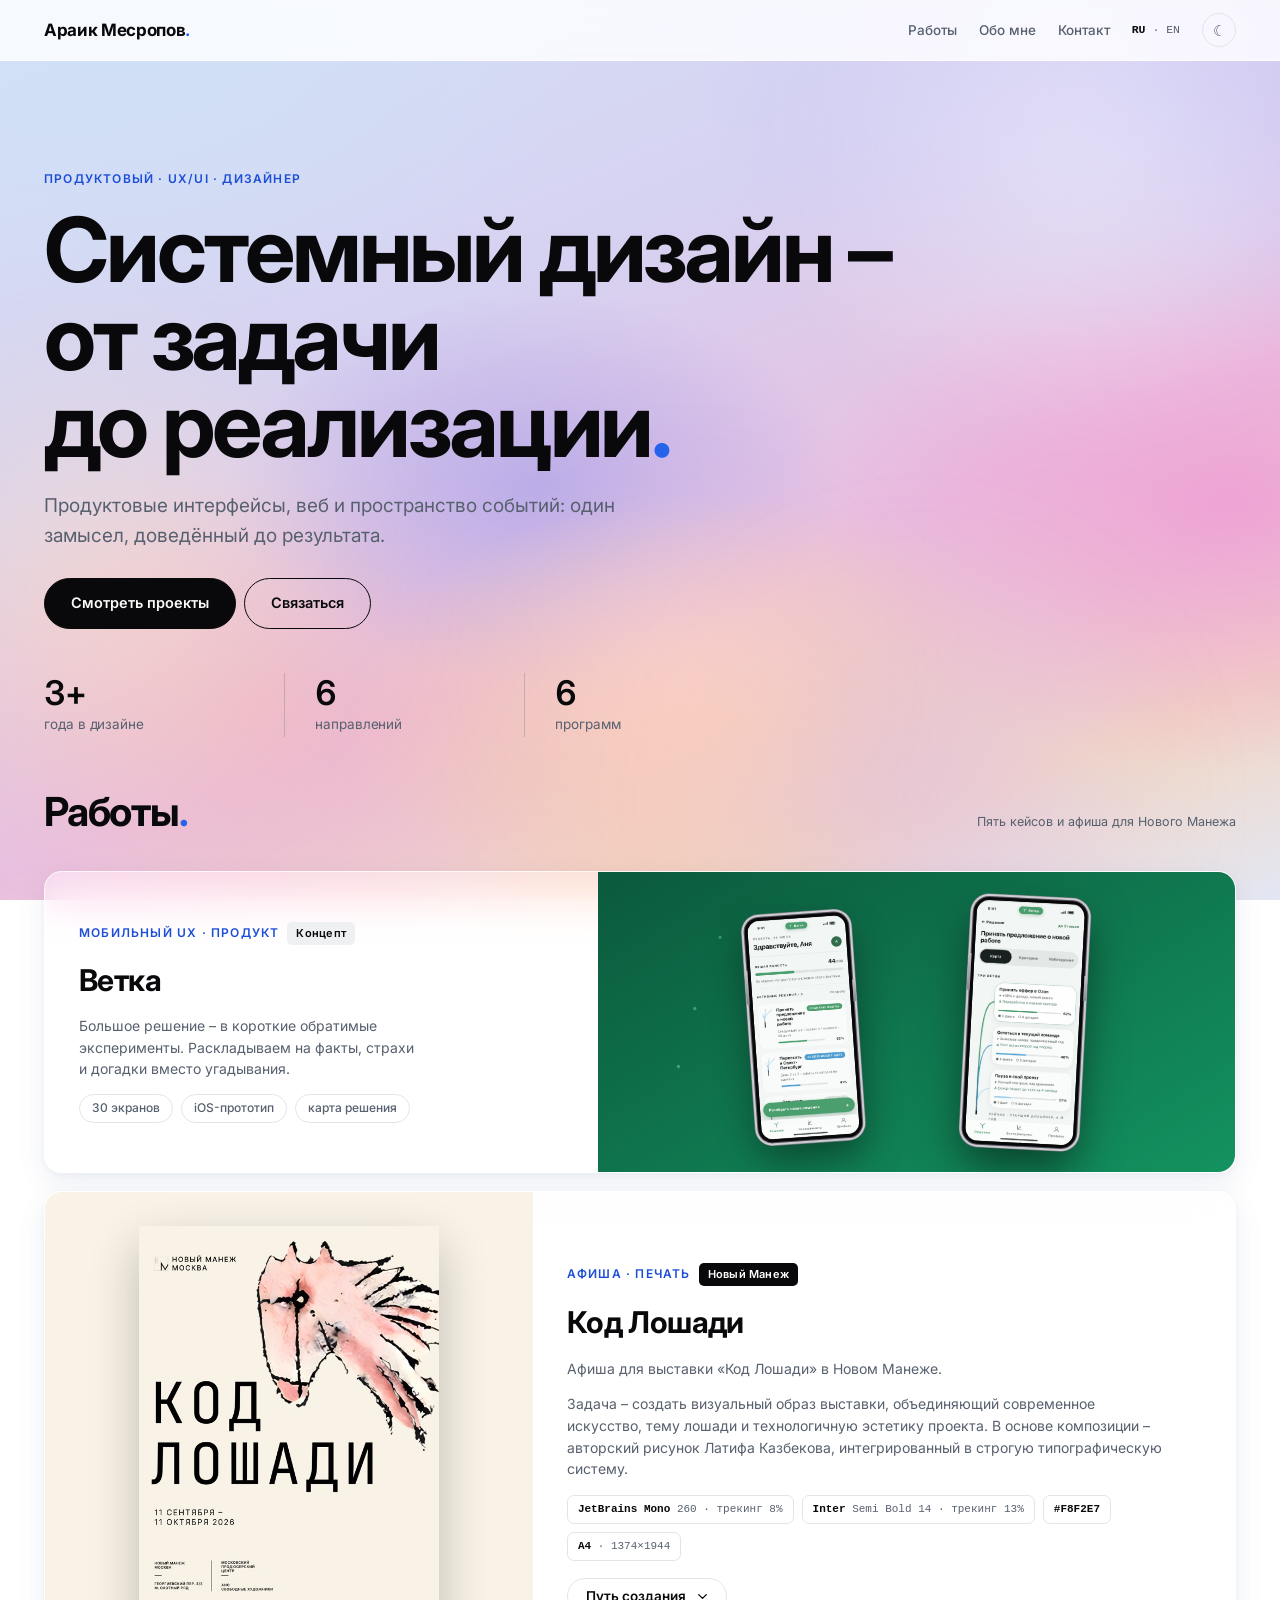
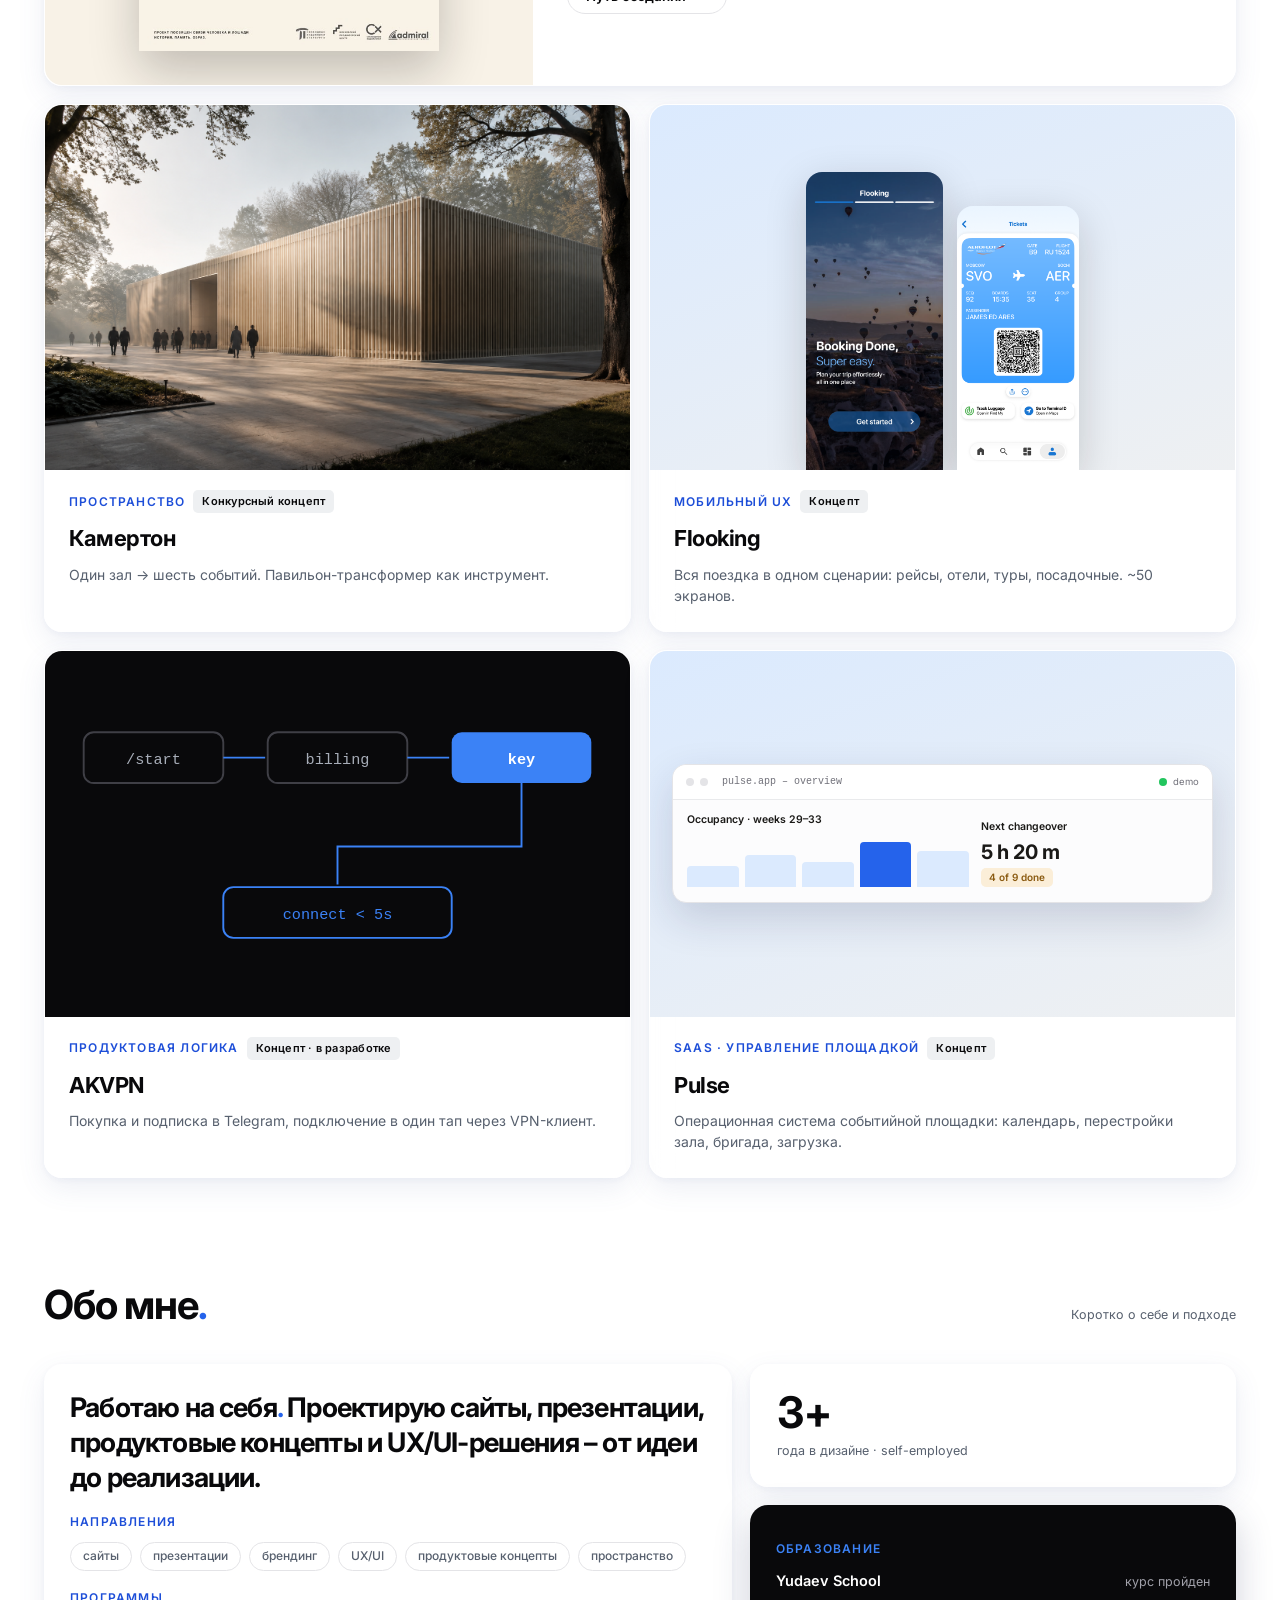
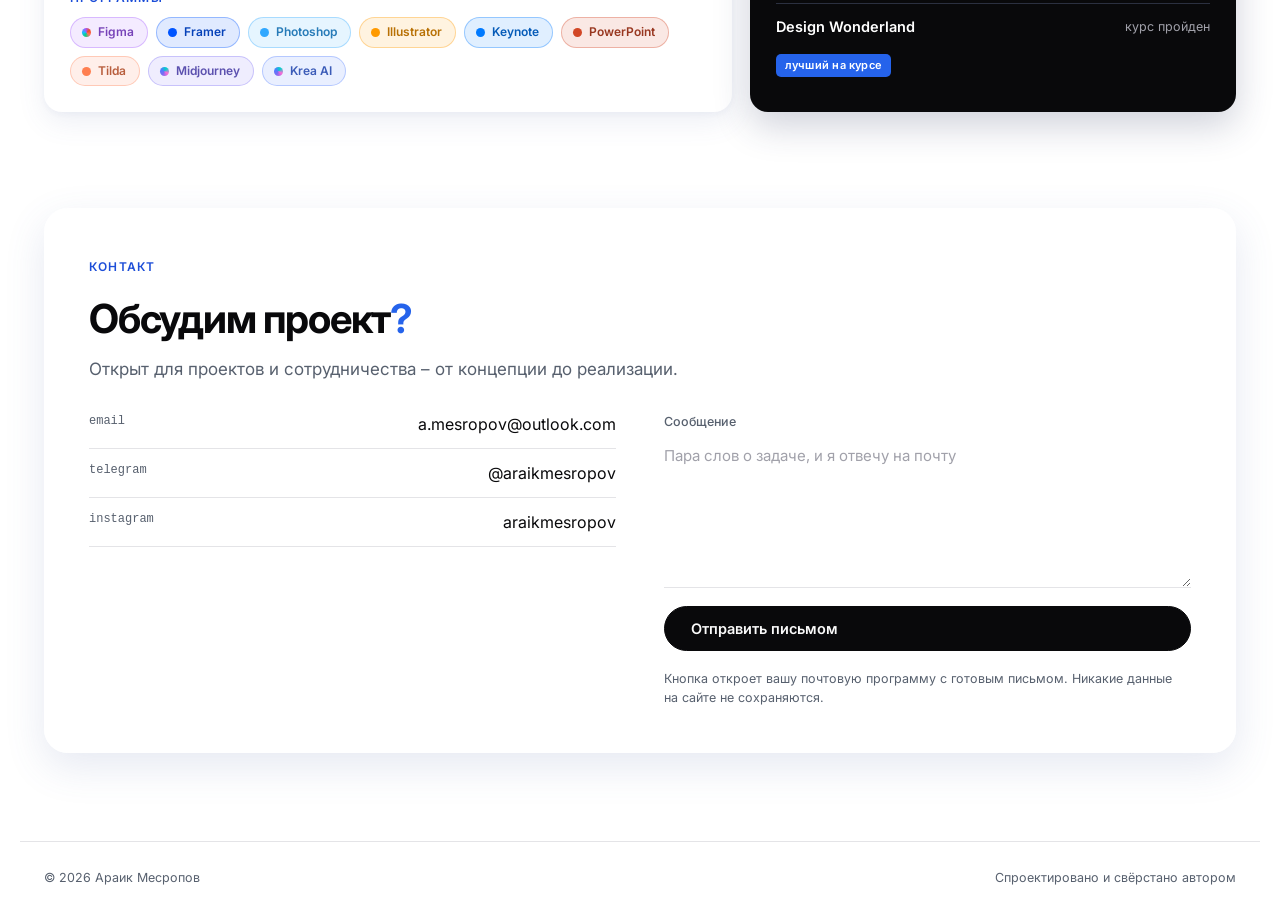
<file: index.html>
<!DOCTYPE html>
<html lang="ru">
<head>
<meta charset="UTF-8">
<meta name="viewport" content="width=device-width, initial-scale=1">
<title>Араик Месропов – системный дизайн</title>
<meta name="description" content="Портфолио: продуктовые интерфейсы, веб и пространство событий – один замысел, доведённый до результата.">
<link rel="preconnect" href="https://fonts.googleapis.com">
<link rel="preconnect" href="https://fonts.gstatic.com" crossorigin>
<link href="https://fonts.googleapis.com/css2?family=Inter:wght@400;500;600;700&display=swap" rel="stylesheet">
<link rel="stylesheet" href="styles.css">
<script>const _t=localStorage.getItem("theme")||(matchMedia("(prefers-color-scheme: dark)").matches?"dark":"light");document.documentElement.dataset.theme=_t;function typoBind(root){if(!root)return;try{var re=/(^|[\s(\u00AB\u201E"'\u2013\u2014\u2026])([0-9A-Za-z\u0410-\u044F\u0401\u0451]{1,2}|\u0434\u043B\u044F|\u043F\u0440\u0438|\u043F\u043E\u0434|\u043D\u0430\u0434|\u0431\u0435\u0437|\u043F\u0440\u043E|\u0447\u0442\u043E|\u043A\u0430\u043A|\u044D\u0442\u043E|\u0438\u043B\u0438|\u0442\u0430\u043A|\u0443\u0436\u0435|the|and|but|for|not)[ \t]+/g;var w=document.createTreeWalker(root,NodeFilter.SHOW_TEXT,null,false),ns=[],n;while(n=w.nextNode())ns.push(n);ns.forEach(function(t){var pn=t.parentNode;if(pn&&/^(SCRIPT|STYLE|CODE|PRE|TEXTAREA)$/.test(pn.nodeName))return;var v=t.nodeValue,p;if(!v||!v.trim())return;do{p=v;v=v.replace(re,'$1$2\u00A0')}while(v!==p);if(v!==t.nodeValue)t.nodeValue=v})}catch(e){}}function tgT(){const d=document.documentElement;d.dataset.theme=d.dataset.theme==="dark"?"light":"dark";localStorage.setItem("theme",d.dataset.theme)}function tgM(){const d=document.documentElement;const o=!d.classList.contains("mnav");d.classList.toggle("mnav",o);const b=document.querySelector(".burger");if(b)b.setAttribute("aria-expanded",o)}addEventListener("DOMContentLoaded",function(){typoBind(document.body);var nav=document.querySelector("nav.main");if(!nav||document.querySelector(".mmenu"))return;var mm=document.createElement("nav");mm.className="mmenu";mm.setAttribute("aria-label","Мобильное меню");mm.innerHTML=nav.innerHTML;document.body.appendChild(mm);var tt=document.createElement("button");tt.className="totop";tt.setAttribute("aria-label","Наверх");tt.innerHTML="<svg width=\"20\" height=\"20\" viewBox=\"0 0 24 24\" fill=\"none\" stroke=\"currentColor\" stroke-width=\"2.2\" stroke-linecap=\"round\" stroke-linejoin=\"round\"><path d=\"M12 19V5M5 12l7-7 7 7\"/></svg>";tt.onclick=function(){window.scrollTo({top:0,behavior:"smooth"})};document.body.appendChild(tt);var st=false;addEventListener("scroll",function(){var s=window.scrollY>400;if(s!==st){st=s;document.documentElement.classList.toggle("scrolled",s)}},{passive:true});});addEventListener("click",function(e){var a=e.target.closest(".mmenu a");if(a&&document.documentElement.classList.contains("mnav"))setTimeout(tgM,60)});addEventListener("keydown",function(e){if(e.key==="Escape"&&document.documentElement.classList.contains("mnav"))tgM()});</script>
</head>
<body>

<header class="site">
  <div class="wrap">
    <a class="logo" href="index.html">Араик Месропов<b>.</b></a>
    <nav class="main" aria-label="Основная навигация">
      <a href="#work">Работы</a>
      <a href="#about">Обо мне</a>
      <a href="#contact">Контакт</a>
      <a class="lang" href="en/index.html"><b>RU</b> · EN</a>
      <button class="tbtn" onclick="tgT()" aria-label="Переключить тему"></button>
    </nav>
    <button class="burger" aria-label="Меню" aria-expanded="false" onclick="tgM()"><span></span><span></span><span></span></button>
  </div>
</header>
<div class="mm-ov" onclick="tgM()" aria-hidden="true"></div>

<main>
<section class="hero-open wrap">
  <span class="k">Продуктовый · UX/UI · дизайнер</span>
  <h1 class="d" style="margin-top:16px;max-width:1000px">Системный дизайн – от задачи до реализации<span class="dot">.</span></h1>
  <p class="lead">Продуктовые интерфейсы, веб и пространство событий: один замысел, доведённый до результата.</p>
  <div class="row" style="margin-top:28px">
    <a class="btn solid" href="#work">Смотреть проекты</a>
    <a class="btn line" href="#contact">Связаться</a>
  </div>
  <div class="hlband">
    <div class="hl reveal"><div class="n">3+</div><div class="l">года в дизайне</div></div>
    <div class="hl reveal"><div class="n">6</div><div class="l">направлений</div></div>
    <div class="hl reveal"><div class="n">6</div><div class="l">программ</div></div>
  </div>
</section>

<section id="work" class="band wrap" style="padding-top:8px">
  <div class="sec-head">
    <h2 class="s">Работы<span class="dot">.</span></h2>
    <span class="cap">Пять кейсов и афиша для Нового Манежа</span>
  </div>
  <div class="bento grid-cases">

    <a class="tile case-tile reveal" href="case-vetka.html" style="grid-column:1/-1">
      <div class="pulse-split" style="display:grid;grid-template-columns:1fr 1.15fr;min-height:300px">
        <div class="body" style="justify-content:center;padding:34px;gap:12px">
          <div class="row"><span class="k">Мобильный UX · продукт</span><span class="badge">Концепт</span></div>
          <h3 style="font-size:30px">Ветка</h3>
          <p style="max-width:400px">Большое решение – в короткие обратимые эксперименты. Раскладываем на факты, страхи и догадки вместо угадывания.</p>
          <div class="row" style="margin-top:2px"><span class="chip">30 экранов</span><span class="chip">iOS-прототип</span><span class="chip">карта решения</span></div>
        </div>
        <div class="mat gbranch" style="background:linear-gradient(150deg,#0b5a3d,#13925f);position:relative;overflow:hidden;padding:0;aspect-ratio:auto;min-height:280px">
          <svg viewBox="0 0 240 220" stroke="#8fe6c0" fill="none" stroke-linecap="round" stroke-linejoin="round" aria-hidden="true" style="position:absolute;left:-4%;bottom:-8%;width:56%;opacity:.42;z-index:1">
            <path class="ln" pathLength="1" style="--gd:0s" stroke-width="3" d="M120 214 C117 176 123 150 120 120 C118 100 121 84 120 66 C120 60 120 55 120 50"/>
            <path class="ln" pathLength="1" style="--gd:.3s" stroke-width="2.2" d="M120 150 C104 147 88 143 71 133"/>
            <path class="ln" pathLength="1" style="--gd:.45s" stroke-width="2.2" d="M120 136 C138 132 155 128 173 120"/>
            <path class="ln" pathLength="1" style="--gd:.6s" stroke-width="2.2" d="M120 116 C106 110 94 104 82 94"/>
            <path class="ln" pathLength="1" style="--gd:.75s" stroke-width="2.2" d="M120 102 C136 96 149 90 161 80"/>
            <path class="ln" pathLength="1" style="--gd:.9s" stroke-width="2" d="M120 66 C112 60 106 54 99 46"/>
            <path class="ln" pathLength="1" style="--gd:.9s" stroke-width="2" d="M120 66 C128 60 134 54 141 46"/>
            <circle class="lf" style="--gd:.5s" cx="71" cy="133" r="5" fill="#d9f7e8" stroke="none"/>
            <circle class="lf" style="--gd:.65s" cx="173" cy="120" r="5" fill="#d9f7e8" stroke="none"/>
            <circle class="lf" style="--gd:.8s" cx="82" cy="94" r="5" fill="#d9f7e8" stroke="none"/>
            <circle class="lf" style="--gd:.95s" cx="161" cy="80" r="5" fill="#d9f7e8" stroke="none"/>
            <circle class="lf" style="--gd:1.1s" cx="99" cy="46" r="5" fill="#d9f7e8" stroke="none"/>
            <circle class="lf" style="--gd:1.1s" cx="141" cy="46" r="5" fill="#d9f7e8" stroke="none"/>
            <circle class="lf" style="--gd:1.2s" cx="120" cy="48" r="6" fill="#eafaf2" stroke="none"/>
          </svg>
          <div style="position:absolute;inset:0;display:flex;align-items:center;justify-content:center;z-index:2;padding:18px">
            <div class="mock" style="max-width:104px;transform:rotate(-4deg) translateY(6px);box-shadow:0 0 0 1px #54545b,0 0 0 3px #ccccd2,0 0 0 3.6px #7f7f87,0 18px 38px rgba(0,0,0,.42)"><div class="scr"><img src="assets/vk-home.jpg" alt="Ветка: экран ясности"></div></div>
            <div class="mock" style="max-width:114px;transform:rotate(3deg);margin-left:-22px;box-shadow:0 0 0 1px #54545b,0 0 0 3px #ccccd2,0 0 0 3.6px #7f7f87,0 22px 44px rgba(0,0,0,.5);position:relative;z-index:3"><div class="scr"><img src="assets/vk-map.jpg" alt="Ветка: карта решения"></div></div>
          </div>
        </div>
      </div>
    </a>

    <div class="tile case-tile reveal hc" style="grid-column:1/-1">
      <div class="hc-top">
        <div class="hc-poster"><img src="assets/hc-final.jpg" alt="Афиша «Код Лошади»: голова лошади из работы Латифа Казбекова на светлом фоне"></div>
        <div class="hc-intro">
          <div class="row"><span class="k">Афиша · печать</span><span class="badge live">Новый Манеж</span></div>
          <h3>Код Лошади</h3>
          <p>Афиша для выставки «Код Лошади» в Новом Манеже.</p>
          <p>Задача – создать визуальный образ выставки, объединяющий современное искусство, тему лошади и технологичную эстетику проекта. В основе композиции – авторский рисунок Латифа Казбекова, интегрированный в строгую типографическую систему.</p>
          <div class="hc-spec"><span><b>JetBrains Mono</b> 260 · трекинг 8%</span><span><b>Inter</b> Semi Bold 14 · трекинг 13%</span><span><b>#F8F2E7</b></span><span><b>A4</b> · 1374×1944</span></div>
          <button class="hc-toggle" type="button" aria-expanded="false" aria-controls="hc-path-ru" onclick="hcPath(this)"><span>Путь создания</span><svg viewBox="0 0 24 24" fill="none" stroke="currentColor" stroke-width="2.2" stroke-linecap="round" stroke-linejoin="round" aria-hidden="true"><path d="m6 9 6 6 6-6"/></svg></button>
        </div>
      </div>
      <div class="hc-steps-wrap" id="hc-path-ru">
        <div>
          <div class="hc-steps">
          <figure class="hc-step">
            <div class="th"><img src="assets/hc-vars.jpg" alt="Три варианта афиши, показанные Новому Манежу"></div>
            <figcaption><div class="hh"><span class="ic"><svg viewBox="0 0 24 24" fill="none" stroke="currentColor" stroke-width="1.7" stroke-linecap="round" stroke-linejoin="round" aria-hidden="true"><path d="M3.5 4.5h4.2v15H3.5zM9.9 4.5h4.2v15H9.9zM16.3 4.5h4.2v15h-4.2z"/></svg></span><b>Три варианта</b></div><p>Одна работа – три подхода: плотный заголовок над репродукцией, разреженный под ней, и кадр. Манеж выбрал кадр.</p></figcaption>
          </figure>
          <figure class="hc-step">
            <div class="th"><img src="assets/hc-crop.jpg" alt="Голова лошади, вынутая из работы, с наклоном 7 градусов"></div>
            <figcaption><div class="hh"><span class="ic"><svg viewBox="0 0 24 24" fill="none" stroke="currentColor" stroke-width="1.7" stroke-linecap="round" stroke-linejoin="round" aria-hidden="true"><path d="M6.5 2v15.5H22M2 6.5h15.5V22"/></svg></span><b>Кадр вместо репродукции</b></div><p>Голова вынута из работы, фон снят, наклон 7°. Она выходит за край листа: видно не фигуру целиком, а знак.</p></figcaption>
          </figure>
          <figure class="hc-step">
            <div class="th"><img src="assets/hc-type.jpg" alt="Заголовок «Код Лошади», набранный JetBrains Mono"></div>
            <figcaption><div class="hh"><span class="ic"><svg viewBox="0 0 24 24" fill="none" stroke="currentColor" stroke-width="1.7" stroke-linecap="round" stroke-linejoin="round" aria-hidden="true"><path d="M4 6h16M12 6v13M9 19h6"/></svg></span><b>Типографика</b></div><p>JetBrains Mono с трекингом 8%: буквы стоят как символы в строке. Служебный текст мельче и разреженнее, чтобы не спорить с рисунком.</p></figcaption>
          </figure>
          <figure class="hc-step">
            <div class="th"><img src="assets/hc-invite.jpg" alt="Пригласительное на открытие выставки"></div>
            <figcaption><div class="hh"><span class="ic"><svg viewBox="0 0 24 24" fill="none" stroke="currentColor" stroke-width="1.7" stroke-linecap="round" stroke-linejoin="round" aria-hidden="true"><path d="M3 5h18v14H3zM3 9.5h18"/></svg></span><b>Пригласительное</b></div><p>Та же пара шрифтов и тот же фон на другом носителе – высокая карточка к открытию. Здесь работа Казбекова показана целиком.</p></figcaption>
          </figure>
          </div>
        </div>
      </div>
    </div>

    <a class="tile case-tile reveal" href="case-kamerton.html">
      <div class="mat"><img src="assets/1.png" alt="Павильон Камертон: фасад из вертикальных ламелей в парке"></div>
      <div class="body">
        <div class="row"><span class="k">Пространство</span><span class="badge">Конкурсный концепт</span></div>
        <h3>Камертон</h3>
        <p>Один зал → шесть событий. Павильон-трансформер как инструмент.</p>
      </div>
    </a>

    <a class="tile case-tile reveal" href="case-flooking.html">
      <div class="mat" style="background:linear-gradient(160deg,#DBEAFE,#EEF0F2)"><div class="phones" style="height:100%"><img src="assets/onboarding.png" alt="Flooking: онбординг" style="max-height:88%"><img src="assets/ticket.png" alt="Flooking: посадочный" style="max-height:78%"></div></div>
      <div class="body">
        <div class="row"><span class="k">Мобильный UX</span><span class="badge">Концепт</span></div>
        <h3>Flooking</h3>
        <p>Вся поездка в одном сценарии: рейсы, отели, туры, посадочные. ~50 экранов.</p>
      </div>
    </a>

    <a class="tile case-tile reveal" href="case-akvpn.html">
      <div class="mat" style="background:var(--ink);padding:26px">
        <svg viewBox="0 0 420 200" role="img" aria-label="Флоу AKVPN" style="width:100%;height:100%">
          <g font-family="ui-monospace,Menlo,monospace" font-size="12">
            <rect x="10" y="20" width="110" height="40" rx="8" fill="none" stroke="#3F3F46" stroke-width="1.5"/>
            <text x="65" y="45" text-anchor="middle" fill="#A7ADB8">/start</text>
            <rect x="155" y="20" width="110" height="40" rx="8" fill="none" stroke="#3F3F46" stroke-width="1.5"/>
            <text x="210" y="45" text-anchor="middle" fill="#A7ADB8">billing</text>
            <rect x="300" y="20" width="110" height="40" rx="8" fill="#3B82F6"/>
            <text x="355" y="45" text-anchor="middle" fill="#FFFFFF" font-weight="600">key</text>
            <line x1="120" y1="40" x2="153" y2="40" stroke="#3B82F6" stroke-width="1.5"/>
            <line x1="265" y1="40" x2="298" y2="40" stroke="#3B82F6" stroke-width="1.5"/>
            <path d="M355 60 L355 110 L210 110 L210 140" fill="none" stroke="#3B82F6" stroke-width="1.5"/>
            <rect x="120" y="142" width="180" height="40" rx="8" fill="none" stroke="#3B82F6" stroke-width="1.5"/>
            <text x="210" y="167" text-anchor="middle" fill="#3B82F6">connect &lt; 5s</text>
          </g>
        </svg>
      </div>
      <div class="body">
        <div class="row"><span class="k">Продуктовая логика</span><span class="badge">Концепт · в разработке</span></div>
        <h3>AKVPN</h3>
        <p>Покупка и подписка в Telegram, подключение в один тап через VPN-клиент.</p>
      </div>
    </a>

    <a class="tile case-tile reveal" href="case-pulse.html">
      <div class="mat" style="background:linear-gradient(160deg,#DBEAFE,#EEF0F2);padding:22px;align-items:center;justify-content:center">
        <div class="ui" style="width:100%;border-radius:14px;background:#FCFCFD;border:1px solid #E4E4E7;font-size:12px;color:#1A1917;overflow:hidden;box-shadow:0 16px 40px rgba(30,40,80,.16)">
          <div style="display:flex;align-items:center;gap:6px;padding:9px 13px;border-bottom:1px solid #E9EAEC;background:#fff"><i style="width:8px;height:8px;border-radius:50%;background:#E4E4E7;display:block"></i><i style="width:8px;height:8px;border-radius:50%;background:#E4E4E7;display:block"></i><span style="font-family:var(--mono);font-size:10px;color:#71717A;margin-left:8px">pulse.app – overview</span><span style="margin-left:auto;display:inline-flex;align-items:center;gap:6px"><span class="livedot"></span><span style="font-size:9.5px;color:#71717A">demo</span></span></div>
          <div style="display:grid;grid-template-columns:1.3fr 1fr;gap:12px;padding:12px 14px 15px">
            <div>
              <p style="font-size:10.5px;font-weight:600;margin-bottom:7px">Occupancy · weeks 29–33</p>
              <div class="hbar" style="height:52px"><i style="--h:40%;--d:.1s"></i><i style="--h:62%;--d:.2s"></i><i style="--h:48%;--d:.3s"></i><i class="hi" style="--h:86%;--d:.4s"></i><i style="--h:70%;--d:.5s"></i></div>
            </div>
            <div style="display:flex;flex-direction:column;justify-content:flex-end;gap:6px">
              <p style="font-size:10.5px;font-weight:600">Next changeover</p>
              <p style="font-size:20px;font-weight:700;letter-spacing:-.02em;line-height:1">5 h 20 m</p>
              <span class="uibadge uib-warn" style="align-self:flex-start">4 of 9 done</span>
            </div>
          </div>
        </div>
      </div>
      <div class="body">
        <div class="row"><span class="k">SaaS · управление площадкой</span><span class="badge">Концепт</span></div>
        <h3>Pulse</h3>
        <p>Операционная система событийной площадки: календарь, перестройки зала, бригада, загрузка.</p>
      </div>
    </a>

  </div>
</section>

<section id="about" class="band wrap" style="padding-top:8px">
  <div class="sec-head">
    <h2 class="s">Обо мне<span class="dot">.</span></h2>
    <span class="cap">Коротко о себе и подходе</span>
  </div>
  <div class="bento" style="grid-template-columns:repeat(12,1fr)" id="about-grid">
    <div class="tile pad reveal" style="grid-column:span 7;display:flex;flex-direction:column;justify-content:center;gap:18px">
      <p class="big" style="font-size:clamp(20px,2.4vw,27px);line-height:1.3">Работаю на себя<span style="color:var(--copper)">.</span> Проектирую сайты, презентации, продуктовые концепты и UX/UI-решения – от идеи до реализации.</p>
      <div>
        <span class="k" style="display:block;margin-bottom:10px">Направления</span>
        <div class="row"><span class="chip">сайты</span><span class="chip">презентации</span><span class="chip">брендинг</span><span class="chip">UX/UI</span><span class="chip">продуктовые концепты</span><span class="chip">пространство</span></div>
      </div>
      <div>
        <span class="k" style="display:block;margin-bottom:10px">Программы</span>
        <div class="row"><span class="prog figma" style="--bc:#A259FF">Figma</span><span class="prog" style="--bc:#0055FF">Framer</span><span class="prog" style="--bc:#31A8FF">Photoshop</span><span class="prog" style="--bc:#FF9A00">Illustrator</span><span class="prog" style="--bc:#007AFF">Keynote</span><span class="prog" style="--bc:#D24726">PowerPoint</span><span class="prog" style="--bc:#FF7F50">Tilda</span><span class="prog ai" style="--bc:#7C6CF2">Midjourney</span><span class="prog ai" style="--bc:#4F7CFF">Krea AI</span></div>
      </div>
    </div>
    <div style="grid-column:span 5;display:grid;gap:18px;grid-template-rows:auto 1fr">
      <div class="tile glass pad stat reveal"><div class="n">3+</div><div class="l">года в дизайне · self-employed</div></div>
      <div class="tile ink pad reveal" style="display:flex;flex-direction:column;justify-content:center;gap:12px">
        <span class="k">Образование</span>
        <div style="display:flex;justify-content:space-between;align-items:center;border-bottom:1px solid #2B3040;padding-bottom:10px"><span style="font-weight:600;font-size:14.5px">Yudaev School</span><span class="cap">курс пройден</span></div>
        <div style="display:flex;justify-content:space-between;align-items:center"><span style="font-weight:600;font-size:14.5px">Design Wonderland</span><span class="cap">курс пройден</span></div>
        <span class="badge copper" style="align-self:flex-start;margin-top:4px">лучший на курсе</span>
      </div>
    </div>
  </div>
</section>

<section id="contact" class="band wrap" style="padding-top:8px">
  <div class="contact-panel">
    <span class="k">Контакт</span>
    <h2 class="s" style="margin:10px 0 6px">Обсудим проект<span style="color:var(--copper)">?</span></h2>
    <p class="lead" style="margin-bottom:30px">Открыт для проектов и сотрудничества – от концепции до реализации.</p>
    <div class="contact-grid">
      <div class="clinks">
        <a href="mailto:a.mesropov@outlook.com"><span class="kk">email</span><span>a.mesropov@outlook.com</span></a>
        <a href="https://t.me/araikmesropov"><span class="kk">telegram</span><span>@araikmesropov</span></a>
        <a href="https://instagram.com/araikmesropov"><span class="kk">instagram</span><span>araikmesropov</span></a>
      </div>
      <form class="contact" id="contact-form">
        <label>Сообщение<textarea name="message" rows="7" placeholder="Пара слов о задаче, и я отвечу на почту" required></textarea></label>
        <button class="btn solid" type="submit">Отправить письмом</button>
        <p class="form-note">Кнопка откроет вашу почтовую программу с готовым письмом. Никакие данные на сайте не сохраняются.</p>
      </form>
    </div>
  </div>
</section>
</main>

<footer class="site">
  <div class="wrap">
    <span>© 2026 Араик Месропов</span>
    <span>Спроектировано и свёрстано автором</span>
  </div>
</footer>

<script>
function hcPath(b){const c=b.closest('.hc'),o=!c.classList.contains('open');c.classList.toggle('open',o);b.setAttribute('aria-expanded',o);b.querySelector('span').textContent=o?'Свернуть':'Путь создания'}
const io=new IntersectionObserver(es=>es.forEach(e=>{if(e.isIntersecting){e.target.classList.add('in');io.unobserve(e.target)}}),{threshold:.1});
document.querySelectorAll('.reveal').forEach(el=>io.observe(el));
const rm=matchMedia('(prefers-reduced-motion: reduce)').matches;
if(!rm){const io2=new IntersectionObserver(es=>es.forEach(e=>{if(!e.isIntersecting)return;io2.unobserve(e.target);const n=e.target,t=parseInt(n.dataset.cnt),s=performance.now(),d=750;const step=x=>{const p=Math.min(1,(x-s)/d);n.textContent=Math.round(t*(.15+.85*p*(2-p)));if(p<1)requestAnimationFrame(step)};requestAnimationFrame(step)}),{threshold:.6});
document.querySelectorAll('.stat .n,.hl .n').forEach(n=>{const v=n.textContent.trim();if(/^\d+$/.test(v)&&+v>1){n.dataset.cnt=v;io2.observe(n)}})}
document.getElementById('contact-form').addEventListener('submit',function(ev){
  ev.preventDefault();
  const msg=(new FormData(this).get('message')||'').toString();
  location.href='mailto:a.mesropov@outlook.com?subject='+encodeURIComponent('Запрос с портфолио')+'&body='+encodeURIComponent(msg);
});
</script>
<style>
@media(max-width:900px){#about-grid{grid-template-columns:1fr!important}#about-grid>div[style*="span 7"],#about-grid>div[style*="span 5"]{grid-column:auto!important}.bento[style*="repeat(12"]{grid-template-columns:1fr!important}.bento[style*="repeat(12"]>div[style*="span 8"]{grid-column:auto!important}.bento[style*="repeat(12"]>div[style*="span 4"]{grid-column:auto!important;grid-template-rows:auto!important;grid-template-columns:1fr 1fr 1fr}#process-grid{grid-template-columns:1fr 1fr!important}.bento[style*="2fr 1fr"]{grid-template-columns:1fr!important}.pulse-split{grid-template-columns:1fr!important}}
@media(max-width:620px){.bento[style*="repeat(12"]>div[style*="span 4"]{grid-template-columns:1fr}#process-grid{grid-template-columns:1fr!important}}
</style>
</body>
</html>
</file>
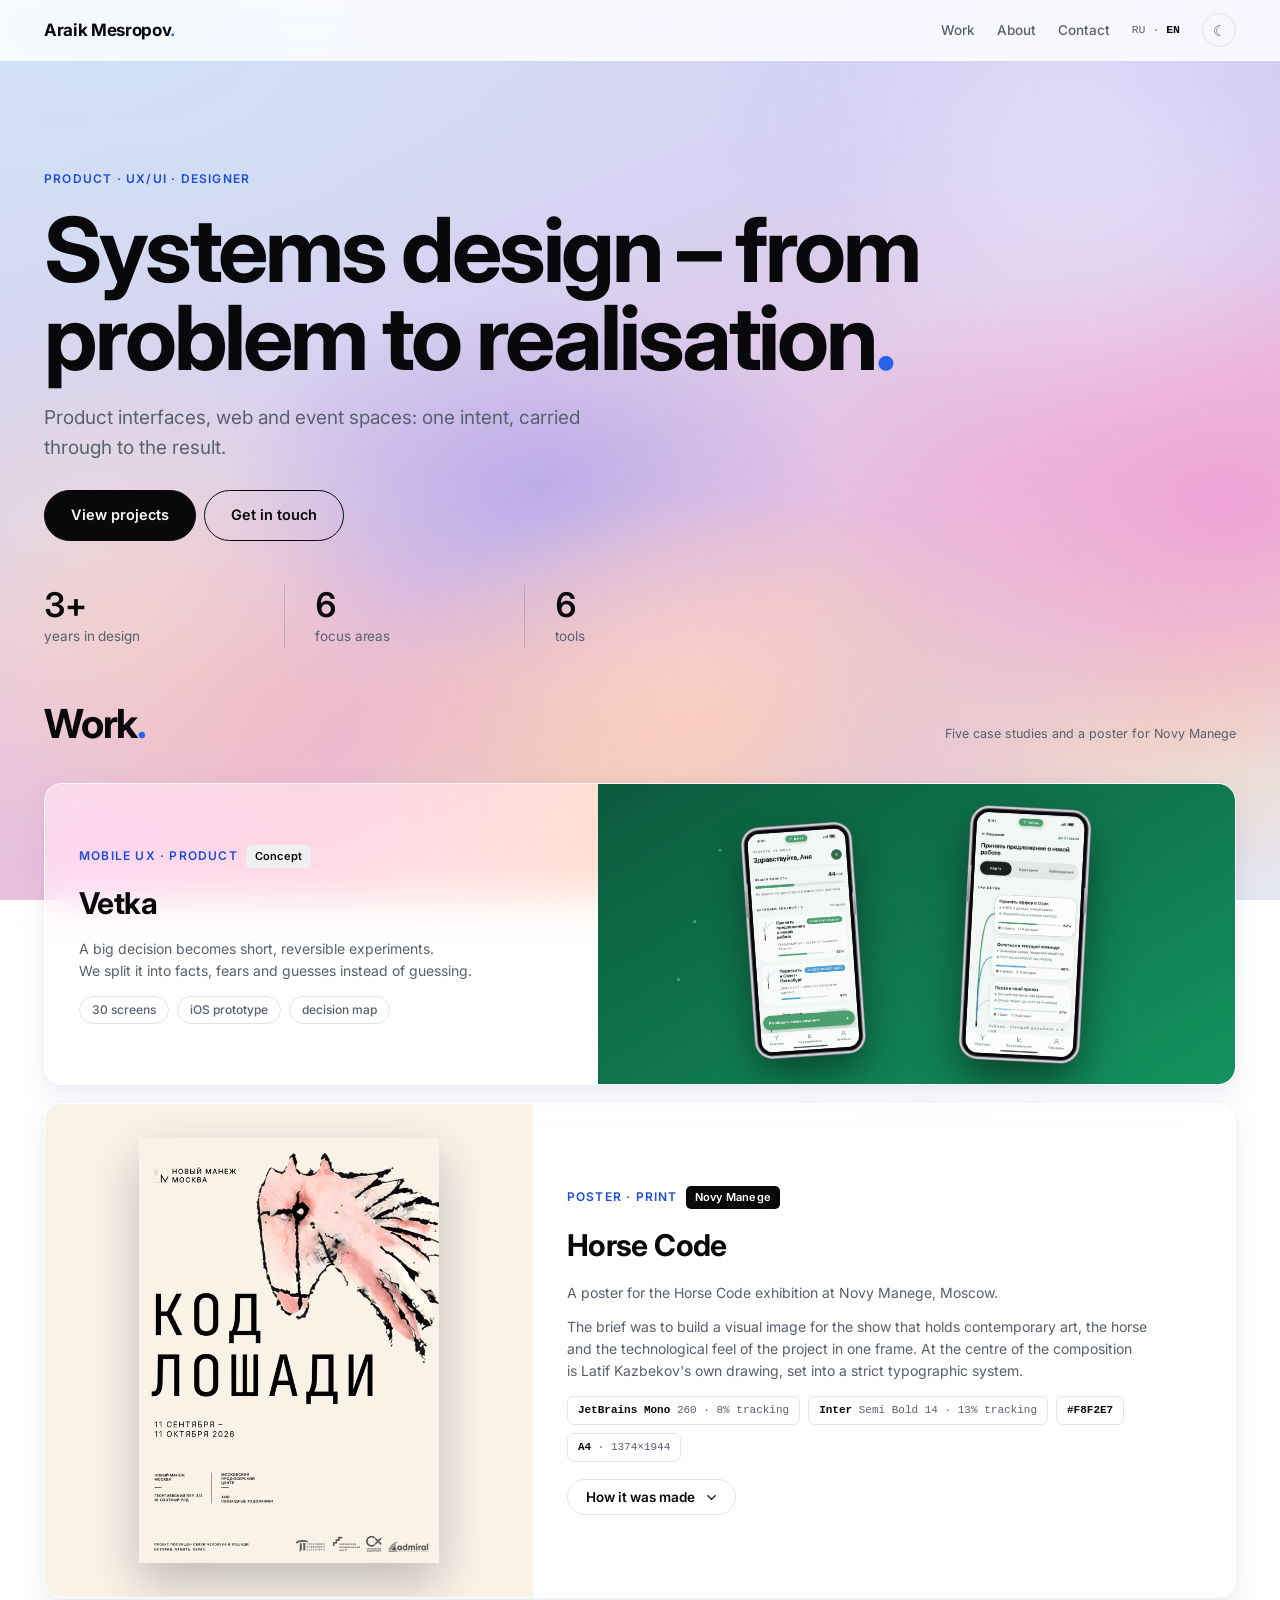
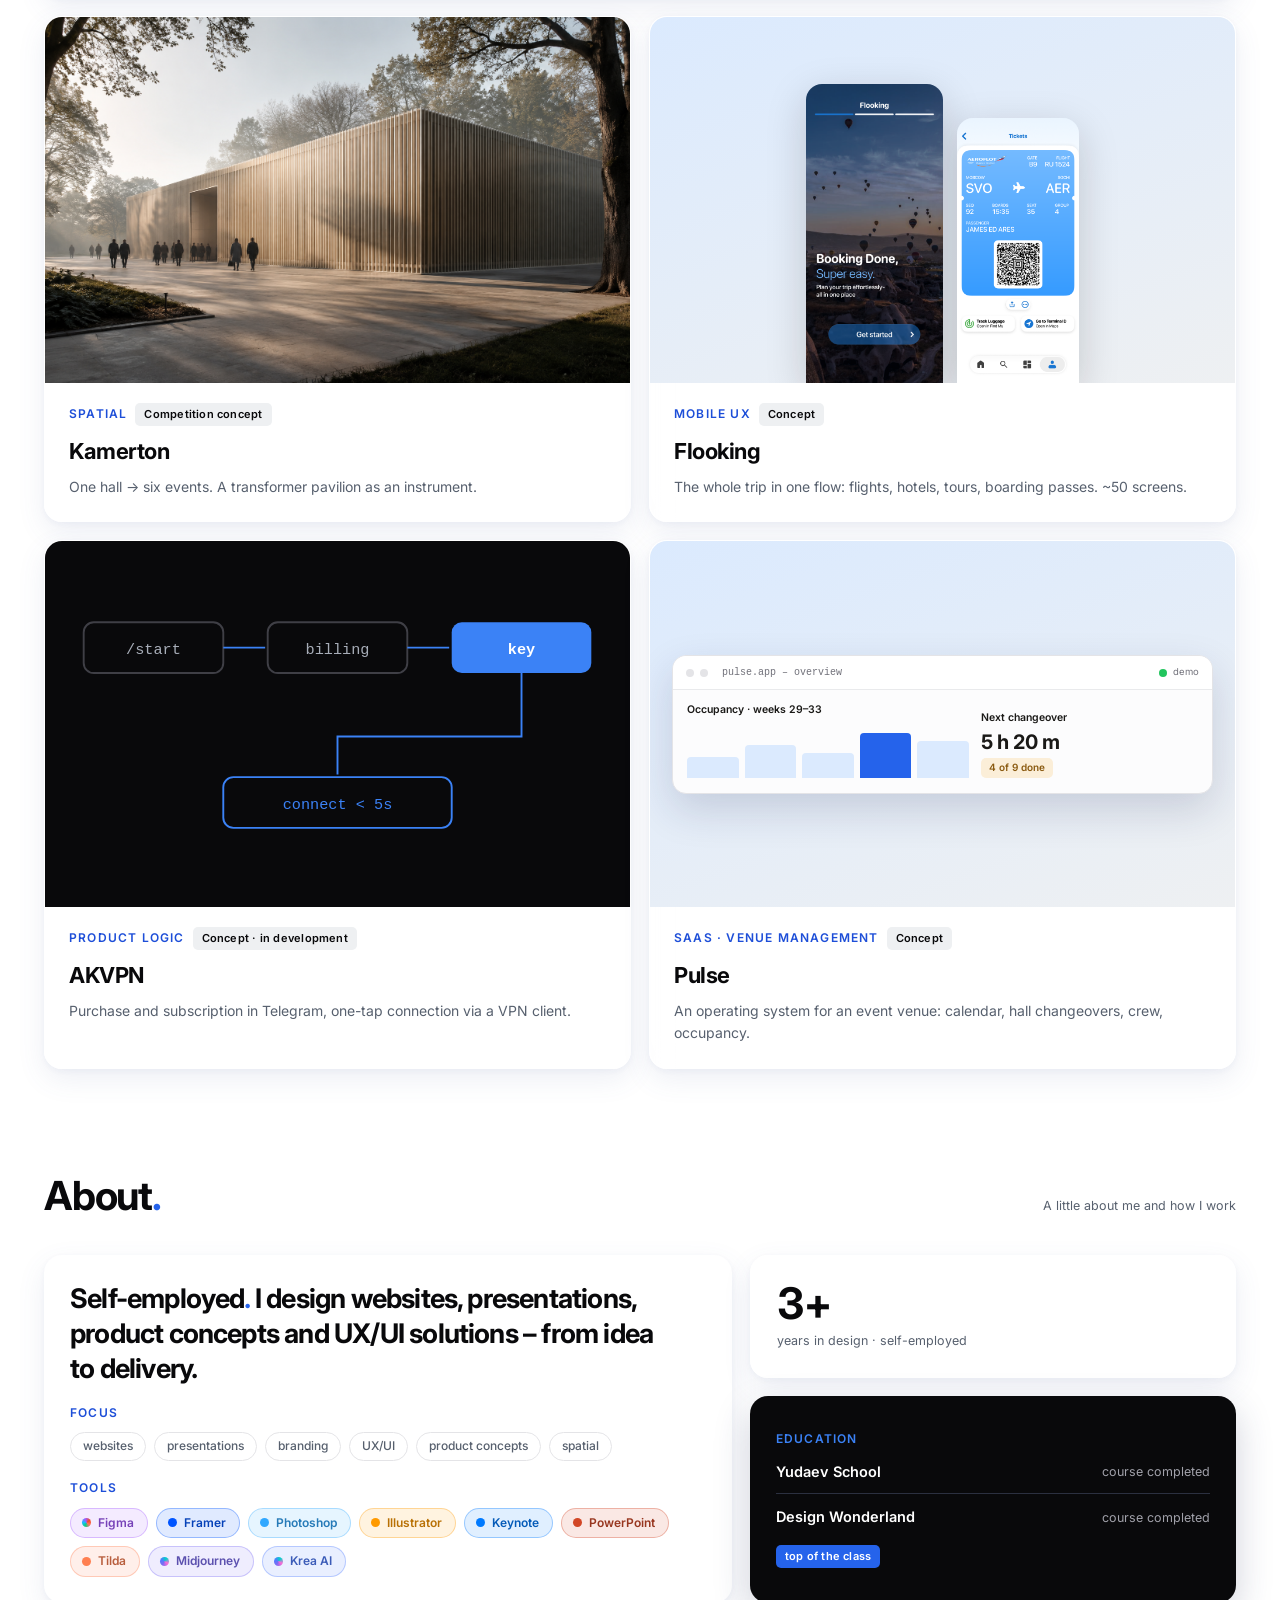
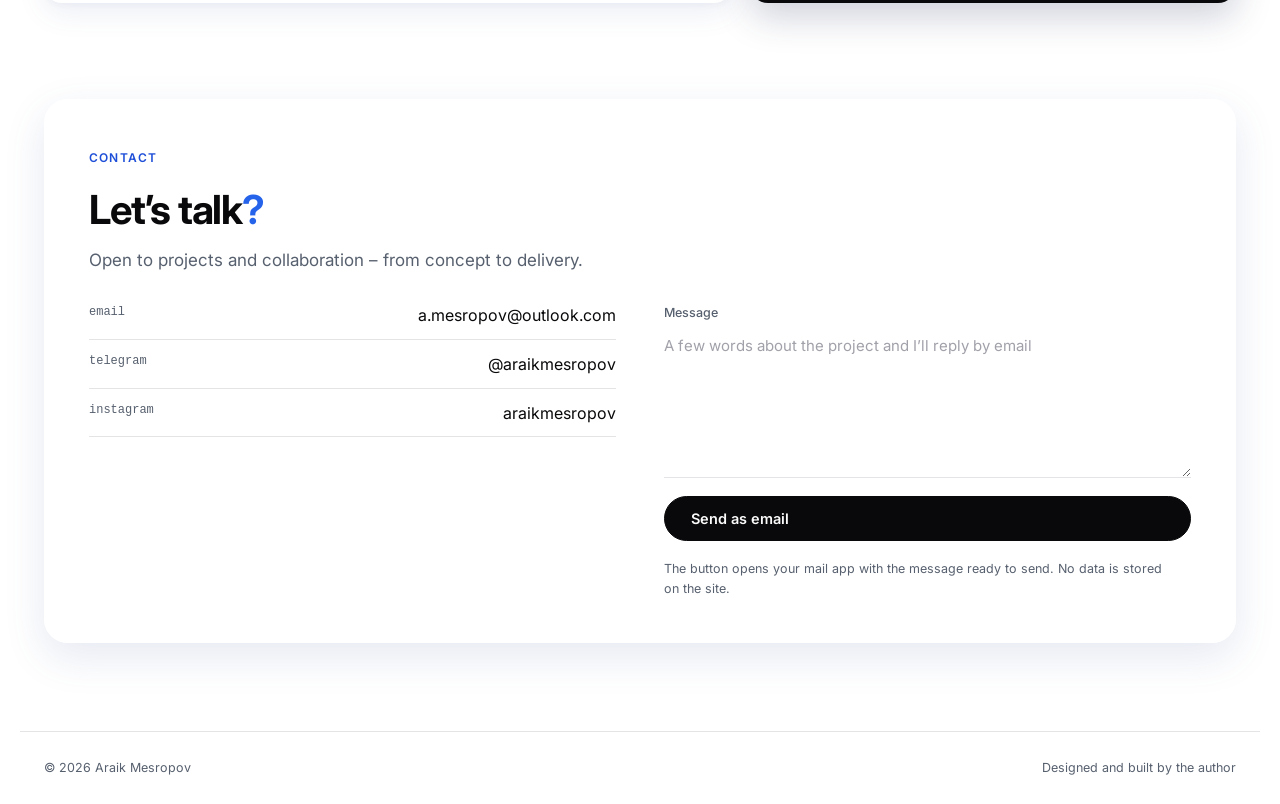
<file: en/index.html>
<!DOCTYPE html>
<html lang="en">
<head>
<meta charset="UTF-8">
<meta name="viewport" content="width=device-width, initial-scale=1">
<title>Araik Mesropov – systems design</title>
<meta name="description" content="Portfolio: product interfaces, web and event spaces – one intent, carried through to the result.">
<link rel="preconnect" href="https://fonts.googleapis.com">
<link rel="preconnect" href="https://fonts.gstatic.com" crossorigin>
<link href="https://fonts.googleapis.com/css2?family=Inter:wght@400;500;600;700&display=swap" rel="stylesheet">
<link rel="stylesheet" href="../styles.css">
<script>const _t=localStorage.getItem("theme")||(matchMedia("(prefers-color-scheme: dark)").matches?"dark":"light");document.documentElement.dataset.theme=_t;function typoBind(root){if(!root)return;try{var re=/(^|[\s(\u00AB\u201E"'\u2013\u2014\u2026])([0-9A-Za-z\u0410-\u044F\u0401\u0451]{1,2}|\u0434\u043B\u044F|\u043F\u0440\u0438|\u043F\u043E\u0434|\u043D\u0430\u0434|\u0431\u0435\u0437|\u043F\u0440\u043E|\u0447\u0442\u043E|\u043A\u0430\u043A|\u044D\u0442\u043E|\u0438\u043B\u0438|\u0442\u0430\u043A|\u0443\u0436\u0435|the|and|but|for|not)[ \t]+/g;var w=document.createTreeWalker(root,NodeFilter.SHOW_TEXT,null,false),ns=[],n;while(n=w.nextNode())ns.push(n);ns.forEach(function(t){var pn=t.parentNode;if(pn&&/^(SCRIPT|STYLE|CODE|PRE|TEXTAREA)$/.test(pn.nodeName))return;var v=t.nodeValue,p;if(!v||!v.trim())return;do{p=v;v=v.replace(re,'$1$2\u00A0')}while(v!==p);if(v!==t.nodeValue)t.nodeValue=v})}catch(e){}}function tgT(){const d=document.documentElement;d.dataset.theme=d.dataset.theme==="dark"?"light":"dark";localStorage.setItem("theme",d.dataset.theme)}function tgM(){const d=document.documentElement;const o=!d.classList.contains("mnav");d.classList.toggle("mnav",o);const b=document.querySelector(".burger");if(b)b.setAttribute("aria-expanded",o)}addEventListener("DOMContentLoaded",function(){typoBind(document.body);var nav=document.querySelector("nav.main");if(!nav||document.querySelector(".mmenu"))return;var mm=document.createElement("nav");mm.className="mmenu";mm.setAttribute("aria-label","Мобильное меню");mm.innerHTML=nav.innerHTML;document.body.appendChild(mm);var tt=document.createElement("button");tt.className="totop";tt.setAttribute("aria-label","Наверх");tt.innerHTML="<svg width=\"20\" height=\"20\" viewBox=\"0 0 24 24\" fill=\"none\" stroke=\"currentColor\" stroke-width=\"2.2\" stroke-linecap=\"round\" stroke-linejoin=\"round\"><path d=\"M12 19V5M5 12l7-7 7 7\"/></svg>";tt.onclick=function(){window.scrollTo({top:0,behavior:"smooth"})};document.body.appendChild(tt);var st=false;addEventListener("scroll",function(){var s=window.scrollY>400;if(s!==st){st=s;document.documentElement.classList.toggle("scrolled",s)}},{passive:true});});addEventListener("click",function(e){var a=e.target.closest(".mmenu a");if(a&&document.documentElement.classList.contains("mnav"))setTimeout(tgM,60)});addEventListener("keydown",function(e){if(e.key==="Escape"&&document.documentElement.classList.contains("mnav"))tgM()});</script>
</head>
<body>

<header class="site">
  <div class="wrap">
    <a class="logo" href="index.html">Araik Mesropov<b>.</b></a>
    <nav class="main" aria-label="Main navigation">
      <a href="#work">Work</a>
      <a href="#about">About</a>
      <a href="#contact">Contact</a>
      <a class="lang" href="../index.html">RU · <b>EN</b></a>
      <button class="tbtn" onclick="tgT()" aria-label="Toggle theme"></button>
    </nav>
    <button class="burger" aria-label="Меню" aria-expanded="false" onclick="tgM()"><span></span><span></span><span></span></button>
  </div>
</header>
<div class="mm-ov" onclick="tgM()" aria-hidden="true"></div>

<main>
<section class="hero-open wrap">
  <span class="k">Product · UX/UI · designer</span>
  <h1 class="d" style="margin-top:16px;max-width:1000px">Systems design – from problem to realisation<span class="dot">.</span></h1>
  <p class="lead">Product interfaces, web and event spaces: one intent, carried through to the result.</p>
  <div class="row" style="margin-top:28px">
    <a class="btn solid" href="#work">View projects</a>
    <a class="btn line" href="#contact">Get in touch</a>
  </div>
  <div class="hlband">
    <div class="hl reveal"><div class="n">3+</div><div class="l">years in design</div></div>
    <div class="hl reveal"><div class="n">6</div><div class="l">focus areas</div></div>
    <div class="hl reveal"><div class="n">6</div><div class="l">tools</div></div>
  </div>
</section>

<section id="work" class="band wrap" style="padding-top:8px">
  <div class="sec-head">
    <h2 class="s">Work<span class="dot">.</span></h2>
    <span class="cap">Five case studies and a poster for Novy Manege</span>
  </div>
  <div class="bento grid-cases">

    <a class="tile case-tile reveal" href="case-vetka.html" style="grid-column:1/-1">
      <div class="pulse-split" style="display:grid;grid-template-columns:1fr 1.15fr;min-height:300px">
        <div class="body" style="justify-content:center;padding:34px;gap:12px">
          <div class="row"><span class="k">Mobile UX · product</span><span class="badge">Concept</span></div>
          <h3 style="font-size:30px">Vetka</h3>
          <p style="max-width:400px">A big decision becomes short, reversible experiments. We split it into facts, fears and guesses instead of guessing.</p>
          <div class="row" style="margin-top:2px"><span class="chip">30 screens</span><span class="chip">iOS prototype</span><span class="chip">decision map</span></div>
        </div>
        <div class="mat gbranch" style="background:linear-gradient(150deg,#0b5a3d,#13925f);position:relative;overflow:hidden;padding:0;aspect-ratio:auto;min-height:280px">
          <svg viewBox="0 0 240 220" stroke="#8fe6c0" fill="none" stroke-linecap="round" stroke-linejoin="round" aria-hidden="true" style="position:absolute;left:-4%;bottom:-8%;width:56%;opacity:.42;z-index:1">
            <path class="ln" pathLength="1" style="--gd:0s" stroke-width="3" d="M120 214 C117 176 123 150 120 120 C118 100 121 84 120 66 C120 60 120 55 120 50"/>
            <path class="ln" pathLength="1" style="--gd:.3s" stroke-width="2.2" d="M120 150 C104 147 88 143 71 133"/>
            <path class="ln" pathLength="1" style="--gd:.45s" stroke-width="2.2" d="M120 136 C138 132 155 128 173 120"/>
            <path class="ln" pathLength="1" style="--gd:.6s" stroke-width="2.2" d="M120 116 C106 110 94 104 82 94"/>
            <path class="ln" pathLength="1" style="--gd:.75s" stroke-width="2.2" d="M120 102 C136 96 149 90 161 80"/>
            <path class="ln" pathLength="1" style="--gd:.9s" stroke-width="2" d="M120 66 C112 60 106 54 99 46"/>
            <path class="ln" pathLength="1" style="--gd:.9s" stroke-width="2" d="M120 66 C128 60 134 54 141 46"/>
            <circle class="lf" style="--gd:.5s" cx="71" cy="133" r="5" fill="#d9f7e8" stroke="none"/>
            <circle class="lf" style="--gd:.65s" cx="173" cy="120" r="5" fill="#d9f7e8" stroke="none"/>
            <circle class="lf" style="--gd:.8s" cx="82" cy="94" r="5" fill="#d9f7e8" stroke="none"/>
            <circle class="lf" style="--gd:.95s" cx="161" cy="80" r="5" fill="#d9f7e8" stroke="none"/>
            <circle class="lf" style="--gd:1.1s" cx="99" cy="46" r="5" fill="#d9f7e8" stroke="none"/>
            <circle class="lf" style="--gd:1.1s" cx="141" cy="46" r="5" fill="#d9f7e8" stroke="none"/>
            <circle class="lf" style="--gd:1.2s" cx="120" cy="48" r="6" fill="#eafaf2" stroke="none"/>
          </svg>
          <div style="position:absolute;inset:0;display:flex;align-items:center;justify-content:center;z-index:2;padding:18px">
            <div class="mock" style="max-width:104px;transform:rotate(-4deg) translateY(6px);box-shadow:0 0 0 1px #54545b,0 0 0 3px #ccccd2,0 0 0 3.6px #7f7f87,0 18px 38px rgba(0,0,0,.42)"><div class="scr"><img src="../assets/vk-home.jpg" alt="Vetka: clarity screen"></div></div>
            <div class="mock" style="max-width:114px;transform:rotate(3deg);margin-left:-22px;box-shadow:0 0 0 1px #54545b,0 0 0 3px #ccccd2,0 0 0 3.6px #7f7f87,0 22px 44px rgba(0,0,0,.5);position:relative;z-index:3"><div class="scr"><img src="../assets/vk-map.jpg" alt="Vetka: decision map"></div></div>
          </div>
        </div>
      </div>
    </a>

    <div class="tile case-tile reveal hc" style="grid-column:1/-1">
      <div class="hc-top">
        <div class="hc-poster"><img src="../assets/hc-final.jpg" alt="Horse Code poster: a horse's head from Latif Kazbekov's work on a light ground"></div>
        <div class="hc-intro">
          <div class="row"><span class="k">Poster · print</span><span class="badge live">Novy Manege</span></div>
          <h3>Horse Code</h3>
          <p>A poster for the Horse Code exhibition at Novy Manege, Moscow.</p>
          <p>The brief was to build a visual image for the show that holds contemporary art, the horse and the technological feel of the project in one frame. At the centre of the composition is Latif Kazbekov's own drawing, set into a strict typographic system.</p>
          <div class="hc-spec"><span><b>JetBrains Mono</b> 260 · 8% tracking</span><span><b>Inter</b> Semi Bold 14 · 13% tracking</span><span><b>#F8F2E7</b></span><span><b>A4</b> · 1374×1944</span></div>
          <button class="hc-toggle" type="button" aria-expanded="false" aria-controls="hc-path-en" onclick="hcPath(this)"><span>How it was made</span><svg viewBox="0 0 24 24" fill="none" stroke="currentColor" stroke-width="2.2" stroke-linecap="round" stroke-linejoin="round" aria-hidden="true"><path d="m6 9 6 6 6-6"/></svg></button>
        </div>
      </div>
      <div class="hc-steps-wrap" id="hc-path-en">
        <div>
          <div class="hc-steps">
          <figure class="hc-step">
            <div class="th"><img src="../assets/hc-vars.jpg" alt="Three variants shown to Novy Manege"></div>
            <figcaption><div class="hh"><span class="ic"><svg viewBox="0 0 24 24" fill="none" stroke="currentColor" stroke-width="1.7" stroke-linecap="round" stroke-linejoin="round" aria-hidden="true"><path d="M3.5 4.5h4.2v15H3.5zM9.9 4.5h4.2v15H9.9zM16.3 4.5h4.2v15h-4.2z"/></svg></span><b>Three routes</b></div><p>One artwork – three approaches: a heavy headline above the reproduction, a light one below it, and a crop. Manege chose the crop.</p></figcaption>
          </figure>
          <figure class="hc-step">
            <div class="th"><img src="../assets/hc-crop.jpg" alt="The horse head lifted out of the artwork, tilted 7 degrees"></div>
            <figcaption><div class="hh"><span class="ic"><svg viewBox="0 0 24 24" fill="none" stroke="currentColor" stroke-width="1.7" stroke-linecap="round" stroke-linejoin="round" aria-hidden="true"><path d="M6.5 2v15.5H22M2 6.5h15.5V22"/></svg></span><b>A crop, not a reproduction</b></div><p>The head is lifted out of the work, background removed, tilted 7°. It runs off the edge of the sheet: you see a sign, not the whole figure.</p></figcaption>
          </figure>
          <figure class="hc-step">
            <div class="th"><img src="../assets/hc-type.jpg" alt="The Horse Code headline set in JetBrains Mono"></div>
            <figcaption><div class="hh"><span class="ic"><svg viewBox="0 0 24 24" fill="none" stroke="currentColor" stroke-width="1.7" stroke-linecap="round" stroke-linejoin="round" aria-hidden="true"><path d="M4 6h16M12 6v13M9 19h6"/></svg></span><b>Typography</b></div><p>JetBrains Mono at 8% tracking: letters stand like characters in a line. Supporting text is smaller and looser so it never fights the drawing.</p></figcaption>
          </figure>
          <figure class="hc-step">
            <div class="th"><img src="../assets/hc-invite.jpg" alt="Invitation to the exhibition opening"></div>
            <figcaption><div class="hh"><span class="ic"><svg viewBox="0 0 24 24" fill="none" stroke="currentColor" stroke-width="1.7" stroke-linecap="round" stroke-linejoin="round" aria-hidden="true"><path d="M3 5h18v14H3zM3 9.5h18"/></svg></span><b>Invitation</b></div><p>Same type pair, same ground, a different medium – a tall card for the opening. Here Kazbekov's work is shown in full.</p></figcaption>
          </figure>
          </div>
        </div>
      </div>
    </div>

    <a class="tile case-tile reveal" href="case-kamerton.html">
      <div class="mat"><img src="../assets/1.png" alt="Kamerton pavilion: louvred facade in a park"></div>
      <div class="body">
        <div class="row"><span class="k">Spatial</span><span class="badge">Competition concept</span></div>
        <h3>Kamerton</h3>
        <p>One hall → six events. A transformer pavilion as an instrument.</p>
      </div>
    </a>

    <a class="tile case-tile reveal" href="case-flooking.html">
      <div class="mat" style="background:linear-gradient(160deg,#DBEAFE,#EEF0F2)"><div class="phones" style="height:100%"><img src="../assets/onboarding.png" alt="Flooking: onboarding" style="max-height:88%"><img src="../assets/ticket.png" alt="Flooking: boarding pass" style="max-height:78%"></div></div>
      <div class="body">
        <div class="row"><span class="k">Mobile UX</span><span class="badge">Concept</span></div>
        <h3>Flooking</h3>
        <p>The whole trip in one flow: flights, hotels, tours, boarding passes. ~50 screens.</p>
      </div>
    </a>

    <a class="tile case-tile reveal" href="case-akvpn.html">
      <div class="mat" style="background:var(--ink);padding:26px">
        <svg viewBox="0 0 420 200" role="img" aria-label="AKVPN flow" style="width:100%;height:100%">
          <g font-family="ui-monospace,Menlo,monospace" font-size="12">
            <rect x="10" y="20" width="110" height="40" rx="8" fill="none" stroke="#3F3F46" stroke-width="1.5"/>
            <text x="65" y="45" text-anchor="middle" fill="#A7ADB8">/start</text>
            <rect x="155" y="20" width="110" height="40" rx="8" fill="none" stroke="#3F3F46" stroke-width="1.5"/>
            <text x="210" y="45" text-anchor="middle" fill="#A7ADB8">billing</text>
            <rect x="300" y="20" width="110" height="40" rx="8" fill="#3B82F6"/>
            <text x="355" y="45" text-anchor="middle" fill="#FFFFFF" font-weight="600">key</text>
            <line x1="120" y1="40" x2="153" y2="40" stroke="#3B82F6" stroke-width="1.5"/>
            <line x1="265" y1="40" x2="298" y2="40" stroke="#3B82F6" stroke-width="1.5"/>
            <path d="M355 60 L355 110 L210 110 L210 140" fill="none" stroke="#3B82F6" stroke-width="1.5"/>
            <rect x="120" y="142" width="180" height="40" rx="8" fill="none" stroke="#3B82F6" stroke-width="1.5"/>
            <text x="210" y="167" text-anchor="middle" fill="#3B82F6">connect &lt; 5s</text>
          </g>
        </svg>
      </div>
      <div class="body">
        <div class="row"><span class="k">Product logic</span><span class="badge">Concept · in development</span></div>
        <h3>AKVPN</h3>
        <p>Purchase and subscription in Telegram, one-tap connection via a VPN client.</p>
      </div>
    </a>

    <a class="tile case-tile reveal" href="case-pulse.html">
      <div class="mat" style="background:linear-gradient(160deg,#DBEAFE,#EEF0F2);padding:22px;align-items:center;justify-content:center">
        <div class="ui" style="width:100%;border-radius:14px;background:#FCFCFD;border:1px solid #E4E4E7;font-size:12px;color:#1A1917;overflow:hidden;box-shadow:0 16px 40px rgba(30,40,80,.16)">
          <div style="display:flex;align-items:center;gap:6px;padding:9px 13px;border-bottom:1px solid #E9EAEC;background:#fff"><i style="width:8px;height:8px;border-radius:50%;background:#E4E4E7;display:block"></i><i style="width:8px;height:8px;border-radius:50%;background:#E4E4E7;display:block"></i><span style="font-family:var(--mono);font-size:10px;color:#71717A;margin-left:8px">pulse.app – overview</span><span style="margin-left:auto;display:inline-flex;align-items:center;gap:6px"><span class="livedot"></span><span style="font-size:9.5px;color:#71717A">demo</span></span></div>
          <div style="display:grid;grid-template-columns:1.3fr 1fr;gap:12px;padding:12px 14px 15px">
            <div>
              <p style="font-size:10.5px;font-weight:600;margin-bottom:7px">Occupancy · weeks 29–33</p>
              <div class="hbar" style="height:52px"><i style="--h:40%;--d:.1s"></i><i style="--h:62%;--d:.2s"></i><i style="--h:48%;--d:.3s"></i><i class="hi" style="--h:86%;--d:.4s"></i><i style="--h:70%;--d:.5s"></i></div>
            </div>
            <div style="display:flex;flex-direction:column;justify-content:flex-end;gap:6px">
              <p style="font-size:10.5px;font-weight:600">Next changeover</p>
              <p style="font-size:20px;font-weight:700;letter-spacing:-.02em;line-height:1">5 h 20 m</p>
              <span class="uibadge uib-warn" style="align-self:flex-start">4 of 9 done</span>
            </div>
          </div>
        </div>
      </div>
      <div class="body">
        <div class="row"><span class="k">SaaS · venue management</span><span class="badge">Concept</span></div>
        <h3>Pulse</h3>
        <p>An operating system for an event venue: calendar, hall changeovers, crew, occupancy.</p>
      </div>
    </a>

  </div>
</section>

<section id="about" class="band wrap" style="padding-top:8px">
  <div class="sec-head">
    <h2 class="s">About<span class="dot">.</span></h2>
    <span class="cap">A little about me and how I work</span>
  </div>
  <div class="bento" style="grid-template-columns:repeat(12,1fr)" id="about-grid">
    <div class="tile pad reveal" style="grid-column:span 7;display:flex;flex-direction:column;justify-content:center;gap:18px">
      <p class="big" style="font-size:clamp(20px,2.4vw,27px);line-height:1.3">Self-employed<span style="color:var(--copper)">.</span> I design websites, presentations, product concepts and UX/UI solutions – from idea to delivery.</p>
      <div>
        <span class="k" style="display:block;margin-bottom:10px">Focus</span>
        <div class="row"><span class="chip">websites</span><span class="chip">presentations</span><span class="chip">branding</span><span class="chip">UX/UI</span><span class="chip">product concepts</span><span class="chip">spatial</span></div>
      </div>
      <div>
        <span class="k" style="display:block;margin-bottom:10px">Tools</span>
        <div class="row"><span class="prog figma" style="--bc:#A259FF">Figma</span><span class="prog" style="--bc:#0055FF">Framer</span><span class="prog" style="--bc:#31A8FF">Photoshop</span><span class="prog" style="--bc:#FF9A00">Illustrator</span><span class="prog" style="--bc:#007AFF">Keynote</span><span class="prog" style="--bc:#D24726">PowerPoint</span><span class="prog" style="--bc:#FF7F50">Tilda</span><span class="prog ai" style="--bc:#7C6CF2">Midjourney</span><span class="prog ai" style="--bc:#4F7CFF">Krea AI</span></div>
      </div>
    </div>
    <div style="grid-column:span 5;display:grid;gap:18px;grid-template-rows:auto 1fr">
      <div class="tile glass pad stat reveal"><div class="n">3+</div><div class="l">years in design · self-employed</div></div>
      <div class="tile ink pad reveal" style="display:flex;flex-direction:column;justify-content:center;gap:12px">
        <span class="k">Education</span>
        <div style="display:flex;justify-content:space-between;align-items:center;border-bottom:1px solid #2B3040;padding-bottom:10px"><span style="font-weight:600;font-size:14.5px">Yudaev School</span><span class="cap">course completed</span></div>
        <div style="display:flex;justify-content:space-between;align-items:center"><span style="font-weight:600;font-size:14.5px">Design Wonderland</span><span class="cap">course completed</span></div>
        <span class="badge copper" style="align-self:flex-start;margin-top:4px">top of the class</span>
      </div>
    </div>
  </div>
</section>

<section id="contact" class="band wrap" style="padding-top:8px">
  <div class="contact-panel">
    <span class="k">Contact</span>
    <h2 class="s" style="margin:10px 0 6px">Let’s talk<span style="color:var(--copper)">?</span></h2>
    <p class="lead" style="margin-bottom:30px">Open to projects and collaboration – from concept to delivery.</p>
    <div class="contact-grid">
      <div class="clinks">
        <a href="mailto:a.mesropov@outlook.com"><span class="kk">email</span><span>a.mesropov@outlook.com</span></a>
        <a href="https://t.me/araikmesropov"><span class="kk">telegram</span><span>@araikmesropov</span></a>
        <a href="https://instagram.com/araikmesropov"><span class="kk">instagram</span><span>araikmesropov</span></a>
      </div>
      <form class="contact" id="contact-form">
        <label>Message<textarea name="message" rows="7" placeholder="A few words about the project and I’ll reply by email" required></textarea></label>
        <button class="btn solid" type="submit">Send as email</button>
        <p class="form-note">The button opens your mail app with the message ready to send. No data is stored on the site.</p>
      </form>
    </div>
  </div>
</section>
</main>

<footer class="site">
  <div class="wrap">
    <span>© 2026 Araik Mesropov</span>
    <span>Designed and built by the author</span>
  </div>
</footer>

<script>
function hcPath(b){const c=b.closest('.hc'),o=!c.classList.contains('open');c.classList.toggle('open',o);b.setAttribute('aria-expanded',o);b.querySelector('span').textContent=o?'Collapse':'How it was made'}
const io=new IntersectionObserver(es=>es.forEach(e=>{if(e.isIntersecting){e.target.classList.add('in');io.unobserve(e.target)}}),{threshold:.1});
document.querySelectorAll('.reveal').forEach(el=>io.observe(el));
const rm=matchMedia('(prefers-reduced-motion: reduce)').matches;
if(!rm){const io2=new IntersectionObserver(es=>es.forEach(e=>{if(!e.isIntersecting)return;io2.unobserve(e.target);const n=e.target,t=parseInt(n.dataset.cnt),s=performance.now(),d=750;const step=x=>{const p=Math.min(1,(x-s)/d);n.textContent=Math.round(t*(.15+.85*p*(2-p)));if(p<1)requestAnimationFrame(step)};requestAnimationFrame(step)}),{threshold:.6});
document.querySelectorAll('.stat .n,.hl .n').forEach(n=>{const v=n.textContent.trim();if(/^\d+$/.test(v)&&+v>1){n.dataset.cnt=v;io2.observe(n)}})}
document.getElementById('contact-form').addEventListener('submit',function(ev){
  ev.preventDefault();
  const msg=(new FormData(this).get('message')||'').toString();
  location.href='mailto:a.mesropov@outlook.com?subject='+encodeURIComponent('Portfolio inquiry')+'&body='+encodeURIComponent(msg);
});
</script>
<style>
@media(max-width:900px){#about-grid{grid-template-columns:1fr!important}#about-grid>div[style*="span 7"],#about-grid>div[style*="span 5"]{grid-column:auto!important}.bento[style*="repeat(12"]{grid-template-columns:1fr!important}.bento[style*="repeat(12"]>div[style*="span 8"]{grid-column:auto!important}.bento[style*="repeat(12"]>div[style*="span 4"]{grid-column:auto!important;grid-template-rows:auto!important;grid-template-columns:1fr 1fr 1fr}#process-grid{grid-template-columns:1fr 1fr!important}.bento[style*="2fr 1fr"]{grid-template-columns:1fr!important}.pulse-split{grid-template-columns:1fr!important}}
@media(max-width:620px){.bento[style*="repeat(12"]>div[style*="span 4"]{grid-template-columns:1fr}#process-grid{grid-template-columns:1fr!important}}
</style>
</body>
</html>
</file>
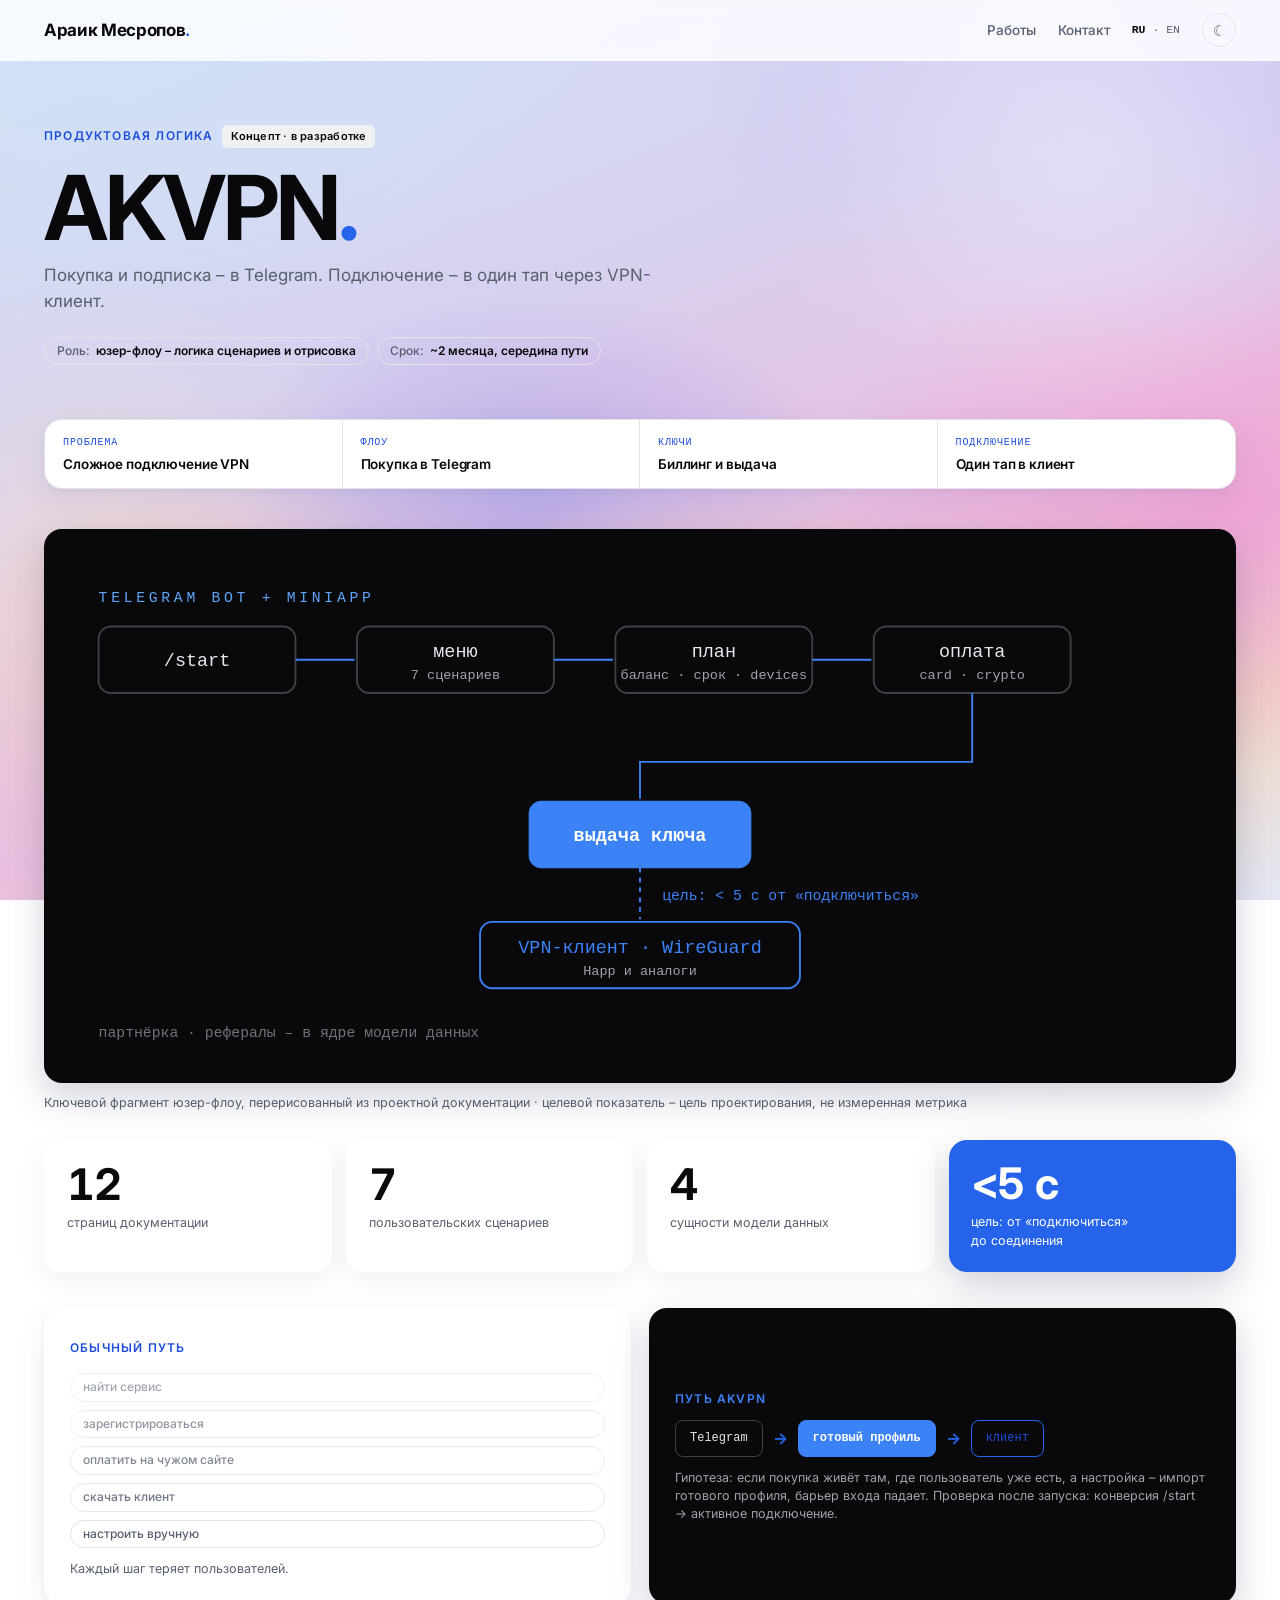
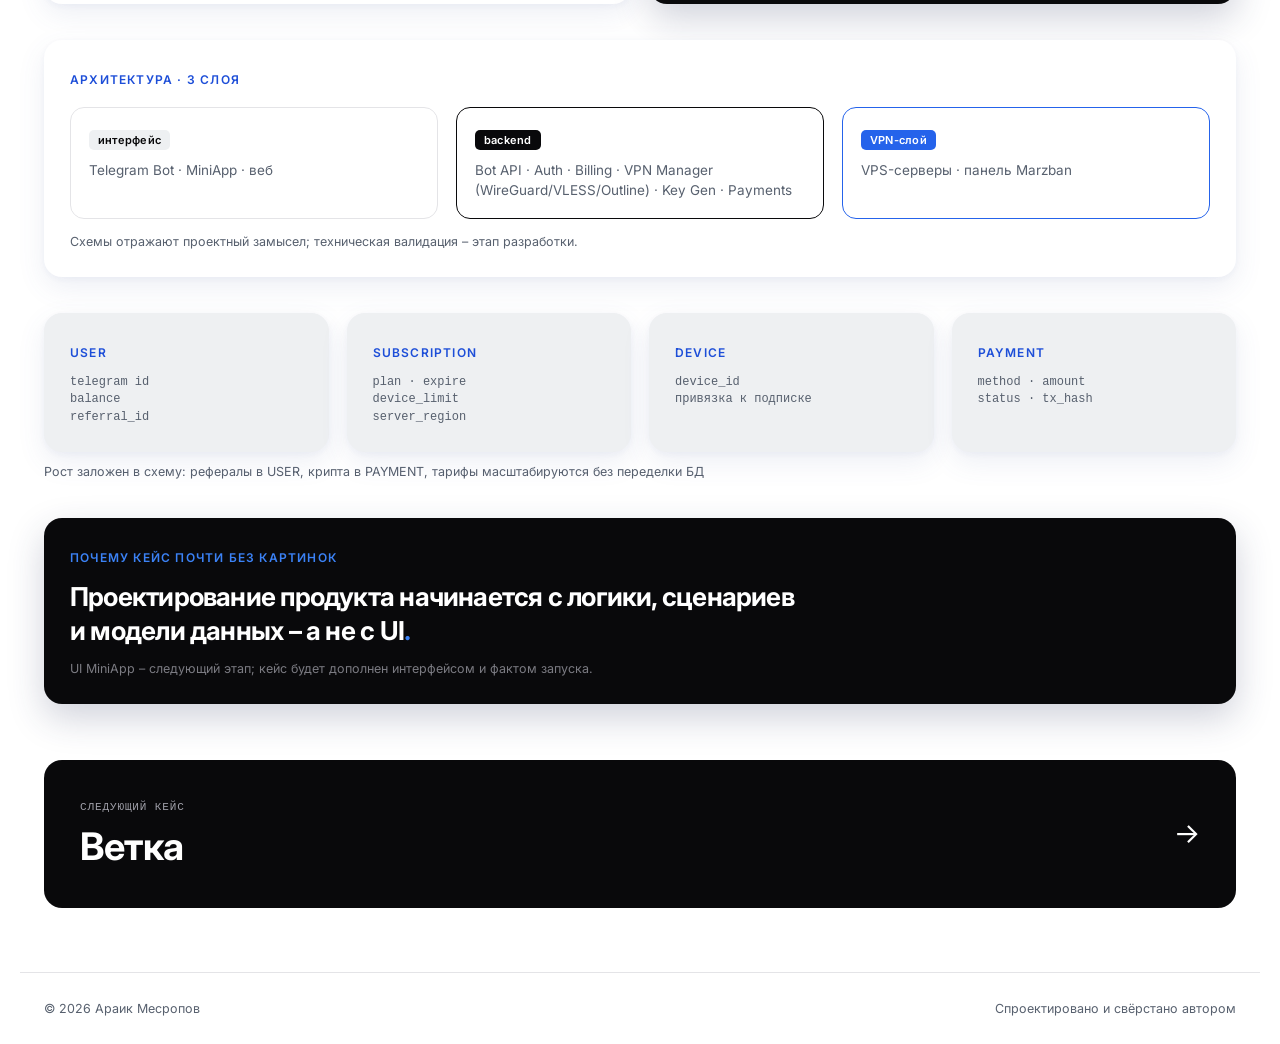
<file: case-akvpn.html>
<!DOCTYPE html>
<html lang="ru">
<head>
<meta charset="UTF-8">
<meta name="viewport" content="width=device-width, initial-scale=1">
<title>AKVPN – VPN-сервис с управлением через Telegram · Араик Месропов</title>
<link rel="preconnect" href="https://fonts.googleapis.com">
<link rel="preconnect" href="https://fonts.gstatic.com" crossorigin>
<link href="https://fonts.googleapis.com/css2?family=Inter:wght@400;500;600;700&display=swap" rel="stylesheet">
<link rel="stylesheet" href="styles.css">
<script>const _t=localStorage.getItem("theme")||(matchMedia("(prefers-color-scheme: dark)").matches?"dark":"light");document.documentElement.dataset.theme=_t;function typoBind(root){if(!root)return;try{var re=/(^|[\s(\u00AB\u201E"'\u2013\u2014\u2026])([0-9A-Za-z\u0410-\u044F\u0401\u0451]{1,2}|\u0434\u043B\u044F|\u043F\u0440\u0438|\u043F\u043E\u0434|\u043D\u0430\u0434|\u0431\u0435\u0437|\u043F\u0440\u043E|\u0447\u0442\u043E|\u043A\u0430\u043A|\u044D\u0442\u043E|\u0438\u043B\u0438|\u0442\u0430\u043A|\u0443\u0436\u0435|the|and|but|for|not)[ \t]+/g;var w=document.createTreeWalker(root,NodeFilter.SHOW_TEXT,null,false),ns=[],n;while(n=w.nextNode())ns.push(n);ns.forEach(function(t){var pn=t.parentNode;if(pn&&/^(SCRIPT|STYLE|CODE|PRE|TEXTAREA)$/.test(pn.nodeName))return;var v=t.nodeValue,p;if(!v||!v.trim())return;do{p=v;v=v.replace(re,'$1$2\u00A0')}while(v!==p);if(v!==t.nodeValue)t.nodeValue=v})}catch(e){}}function tgT(){const d=document.documentElement;d.dataset.theme=d.dataset.theme==="dark"?"light":"dark";localStorage.setItem("theme",d.dataset.theme)}function tgM(){const d=document.documentElement;const o=!d.classList.contains("mnav");d.classList.toggle("mnav",o);const b=document.querySelector(".burger");if(b)b.setAttribute("aria-expanded",o)}addEventListener("DOMContentLoaded",function(){typoBind(document.body);var nav=document.querySelector("nav.main");if(!nav||document.querySelector(".mmenu"))return;var mm=document.createElement("nav");mm.className="mmenu";mm.setAttribute("aria-label","Мобильное меню");mm.innerHTML=nav.innerHTML;document.body.appendChild(mm);var tt=document.createElement("button");tt.className="totop";tt.setAttribute("aria-label","Наверх");tt.innerHTML="<svg width=\"20\" height=\"20\" viewBox=\"0 0 24 24\" fill=\"none\" stroke=\"currentColor\" stroke-width=\"2.2\" stroke-linecap=\"round\" stroke-linejoin=\"round\"><path d=\"M12 19V5M5 12l7-7 7 7\"/></svg>";tt.onclick=function(){window.scrollTo({top:0,behavior:"smooth"})};document.body.appendChild(tt);var st=false;addEventListener("scroll",function(){var s=window.scrollY>400;if(s!==st){st=s;document.documentElement.classList.toggle("scrolled",s)}},{passive:true});});addEventListener("click",function(e){var a=e.target.closest(".mmenu a");if(a&&document.documentElement.classList.contains("mnav"))setTimeout(tgM,60)});addEventListener("keydown",function(e){if(e.key==="Escape"&&document.documentElement.classList.contains("mnav"))tgM()});</script>
</head>
<body>

<header class="site">
  <div class="wrap">
    <a class="logo" href="index.html">Араик Месропов<b>.</b></a>
    <nav class="main" aria-label="Основная навигация">
      <a href="index.html#work">Работы</a>
      <a href="index.html#contact">Контакт</a>
      <a class="lang" href="en/case-akvpn.html"><b>RU</b> · EN</a>
      <button class="tbtn" onclick="tgT()" aria-label="Переключить тему"></button>
    </nav>
    <button class="burger" aria-label="Меню" aria-expanded="false" onclick="tgM()"><span></span><span></span><span></span></button>
  </div>
</header>
<div class="mm-ov" onclick="tgM()" aria-hidden="true"></div>

<main>
<div class="case-hero wrap">
  <div class="row"><span class="k">Продуктовая логика</span><span class="badge">Концепт · в разработке</span></div>
  <h1 class="d" style="margin:16px 0 10px">AKVPN<span class="dot">.</span></h1>
  <p class="lead" style="max-width:640px">Покупка и подписка – в Telegram. Подключение – в один тап через VPN-клиент.</p>
  <div class="meta-chips">
    <span class="chip">Роль: <b>юзер-флоу – логика сценариев и отрисовка</b></span>
    <span class="chip">Срок: <b>~2 месяца, середина пути</b></span>
  </div>
</div>

<div class="wrap"><div class="stageline reveal">
  <div class="st"><span>Проблема</span><b>Сложное подключение VPN</b></div>
  <div class="st"><span>Флоу</span><b>Покупка в Telegram</b></div>
  <div class="st"><span>Ключи</span><b>Биллинг и выдача</b></div>
  <div class="st"><span>Подключение</span><b>Один тап в клиент</b></div>
</div></div>

<div class="wrap">
  <div class="tile ink reveal" style="padding:36px 30px">
    <svg viewBox="0 0 920 392" role="img" aria-label="Юзер-флоу AKVPN: от старта в Telegram до активного подключения" style="width:100%;display:block">
      <g font-family="ui-monospace,Menlo,monospace" font-size="15">
        <text x="20" y="30" fill="#60A5FA" font-size="12" letter-spacing="3">TELEGRAM BOT + MINIAPP</text>
        <rect x="20" y="50" width="160" height="54" rx="10" fill="none" stroke="#3F3F46" stroke-width="1.5"/>
        <text x="100" y="82" text-anchor="middle" fill="#E4E7EB">/start</text>
        <rect x="230" y="50" width="160" height="54" rx="10" fill="none" stroke="#3F3F46" stroke-width="1.5"/>
        <text x="310" y="75" text-anchor="middle" fill="#E4E7EB">меню</text>
        <text x="310" y="93" text-anchor="middle" fill="#A1A1AA" font-size="11">7 сценариев</text>
        <rect x="440" y="50" width="160" height="54" rx="10" fill="none" stroke="#3F3F46" stroke-width="1.5"/>
        <text x="520" y="75" text-anchor="middle" fill="#E4E7EB">план</text>
        <text x="520" y="93" text-anchor="middle" fill="#A1A1AA" font-size="11">баланс · срок · devices</text>
        <rect x="650" y="50" width="160" height="54" rx="10" fill="none" stroke="#3F3F46" stroke-width="1.5"/>
        <text x="730" y="75" text-anchor="middle" fill="#E4E7EB">оплата</text>
        <text x="730" y="93" text-anchor="middle" fill="#A1A1AA" font-size="11">card · crypto</text>
        <line class="c" x1="180" y1="77" x2="228" y2="77" stroke="#3B82F6" stroke-width="1.5"/>
        <line class="c" x1="390" y1="77" x2="438" y2="77" stroke="#3B82F6" stroke-width="1.5"/>
        <line class="c" x1="600" y1="77" x2="648" y2="77" stroke="#3B82F6" stroke-width="1.5"/>
        <path class="c" d="M730 104 L730 160 L460 160 L460 190" fill="none" stroke="#3B82F6" stroke-width="1.5"/>
        <rect x="370" y="192" width="180" height="54" rx="10" fill="#3B82F6"/>
        <rect class="ring" x="370" y="192" width="180" height="54" rx="10" fill="none" stroke="#3B82F6"/>
        <text x="460" y="224" text-anchor="middle" fill="#FFFFFF" font-weight="600">выдача ключа</text>
        <line class="dashmove" x1="460" y1="246" x2="460" y2="288" stroke="#3B82F6" stroke-width="1.5" stroke-dasharray="4 4"/>
        <text x="478" y="272" fill="#3B82F6" font-size="12">цель: &lt; 5 с от «подключиться»</text>
        <rect x="330" y="290" width="260" height="54" rx="10" fill="none" stroke="#3B82F6" stroke-width="1.5"/>
        <text x="460" y="315" text-anchor="middle" fill="#3B82F6">VPN-клиент · WireGuard</text>
        <text x="460" y="333" text-anchor="middle" fill="#A1A1AA" font-size="11">Happ и аналоги</text>
        <text x="20" y="384" fill="#71717A" font-size="12">партнёрка · рефералы – в ядре модели данных</text>
      </g>
    </svg>
  </div>
  <p class="figcap">Ключевой фрагмент юзер-флоу, перерисованный из проектной документации · целевой показатель – цель проектирования, не измеренная метрика</p>

  <div class="statband" style="margin-top:28px">
    <div class="tile pad stat reveal"><div class="n">12</div><div class="l">страниц документации</div></div>
    <div class="tile pad stat reveal"><div class="n">7</div><div class="l">пользовательских сценариев</div></div>
    <div class="tile pad stat reveal"><div class="n">4</div><div class="l">сущности модели данных</div></div>
    <div class="tile copper pad stat reveal"><div class="n">&lt;5 с</div><div class="l">цель: от «подключиться» до соединения</div></div>
  </div>

  <div class="bento" style="grid-template-columns:1fr 1fr;margin-top:36px" id="ak-problem">
    <div class="tile pad reveal">
      <span class="k">Обычный путь</span>
      <div style="display:flex;flex-direction:column;gap:8px;margin-top:14px">
        <span class="chip" style="opacity:.55">найти сервис</span>
        <span class="chip" style="opacity:.65">зарегистрироваться</span>
        <span class="chip" style="opacity:.75">оплатить на чужом сайте</span>
        <span class="chip" style="opacity:.85">скачать клиент</span>
        <span class="chip">настроить вручную</span>
      </div>
      <p class="cap" style="margin-top:12px">Каждый шаг теряет пользователей.</p>
    </div>
    <div class="tile ink pad reveal" style="display:flex;flex-direction:column;justify-content:center;gap:12px">
      <span class="k">Путь AKVPN</span>
      <div class="flow stagger">
        <span class="fc" style="background:transparent;border-color:#3F3F46;color:#E4E7EB">Telegram</span>
        <span class="ar">→</span>
        <span class="fc" style="background:#3B82F6;border-color:#3B82F6;color:#FFFFFF;font-weight:600">готовый профиль</span>
        <span class="ar">→</span>
        <span class="fc acc" style="background:transparent">клиент</span>
      </div>
      <p class="cap">Гипотеза: если покупка живёт там, где пользователь уже есть, а настройка – импорт готового профиля, барьер входа падает. Проверка после запуска: конверсия /start → активное подключение.</p>
    </div>
  </div>

  <div class="tile pad reveal" style="margin-top:36px">
    <span class="k">Архитектура · 3 слоя</span>
    <div class="bento" style="grid-template-columns:repeat(3,1fr);margin-top:16px" id="ak-arch">
      <div style="border:1.5px solid var(--line);border-radius:14px;padding:18px">
        <span class="badge">интерфейс</span>
        <p class="cap" style="margin-top:10px;font-size:13.5px">Telegram Bot · MiniApp · веб</p>
      </div>
      <div style="border:1.5px solid var(--ink);border-radius:14px;padding:18px">
        <span class="badge live">backend</span>
        <p class="cap" style="margin-top:10px;font-size:13.5px">Bot API · Auth · Billing · VPN Manager (WireGuard/VLESS/Outline) · Key Gen · Payments</p>
      </div>
      <div style="border:1.5px solid var(--copper);border-radius:14px;padding:18px">
        <span class="badge copper">VPN-слой</span>
        <p class="cap" style="margin-top:10px;font-size:13.5px">VPS-серверы · панель Marzban</p>
      </div>
    </div>
    <p class="cap" style="margin-top:14px">Схемы отражают проектный замысел; техническая валидация – этап разработки.</p>
  </div>

  <div class="bento" style="grid-template-columns:repeat(4,1fr);margin-top:36px" id="ak-db">
    <div class="tile beige pad reveal"><span class="k">USER</span><p class="cap" style="margin-top:10px;font-family:var(--mono);font-size:12px">telegram id<br>balance<br>referral_id</p></div>
    <div class="tile beige pad reveal"><span class="k">SUBSCRIPTION</span><p class="cap" style="margin-top:10px;font-family:var(--mono);font-size:12px">plan · expire<br>device_limit<br>server_region</p></div>
    <div class="tile beige pad reveal"><span class="k">DEVICE</span><p class="cap" style="margin-top:10px;font-family:var(--mono);font-size:12px">device_id<br>привязка к подписке</p></div>
    <div class="tile beige pad reveal"><span class="k">PAYMENT</span><p class="cap" style="margin-top:10px;font-family:var(--mono);font-size:12px">method · amount<br>status · tx_hash</p></div>
  </div>
  <p class="figcap">Рост заложен в схему: рефералы в USER, крипта в PAYMENT, тарифы масштабируются без переделки БД</p>

  <div class="tile ink pad reveal" style="margin-top:36px">
    <span class="k">Почему кейс почти без картинок</span>
    <p class="big" style="font-size:clamp(19px,2.2vw,26px);margin:12px 0;line-height:1.3;max-width:800px">Проектирование продукта начинается с логики, сценариев и модели данных – а не с UI<span style="color:var(--copper-light)">.</span></p>
    <p class="cap" style="opacity:.75">UI MiniApp – следующий этап; кейс будет дополнен интерфейсом и фактом запуска.</p>
  </div>
</div>

<div class="wrap next-case">
  <a href="case-vetka.html"><span><span class="nx">Следующий кейс</span><br><span class="nm">Ветка</span></span><span style="font-size:28px">→</span></a>
</div>
</main>

<footer class="site">
  <div class="wrap">
    <span>© 2026 Араик Месропов</span>
    <span>Спроектировано и свёрстано автором</span>
  </div>
</footer>
<script>
const io=new IntersectionObserver(es=>es.forEach(e=>{if(e.isIntersecting){e.target.classList.add('in');io.unobserve(e.target)}}),{threshold:.1});
document.querySelectorAll('.reveal').forEach(el=>io.observe(el));
const rm=matchMedia('(prefers-reduced-motion: reduce)').matches;
if(!rm){const io2=new IntersectionObserver(es=>es.forEach(e=>{if(!e.isIntersecting)return;io2.unobserve(e.target);const n=e.target,t=parseInt(n.dataset.cnt),s=performance.now(),d=750;const step=x=>{const p=Math.min(1,(x-s)/d);n.textContent=Math.round(t*(.15+.85*p*(2-p)));if(p<1)requestAnimationFrame(step)};requestAnimationFrame(step)}),{threshold:.6});
document.querySelectorAll('.stat .n').forEach(n=>{const v=n.textContent.trim();if(/^\d+$/.test(v)&&+v>1){n.dataset.cnt=v;io2.observe(n)}})}
</script>
<style>@media(max-width:820px){#ak-problem,#ak-arch,#ak-db{grid-template-columns:1fr!important}}@media(max-width:1000px){#ak-db{grid-template-columns:1fr 1fr!important}}</style>
</body>
</html>
</file>
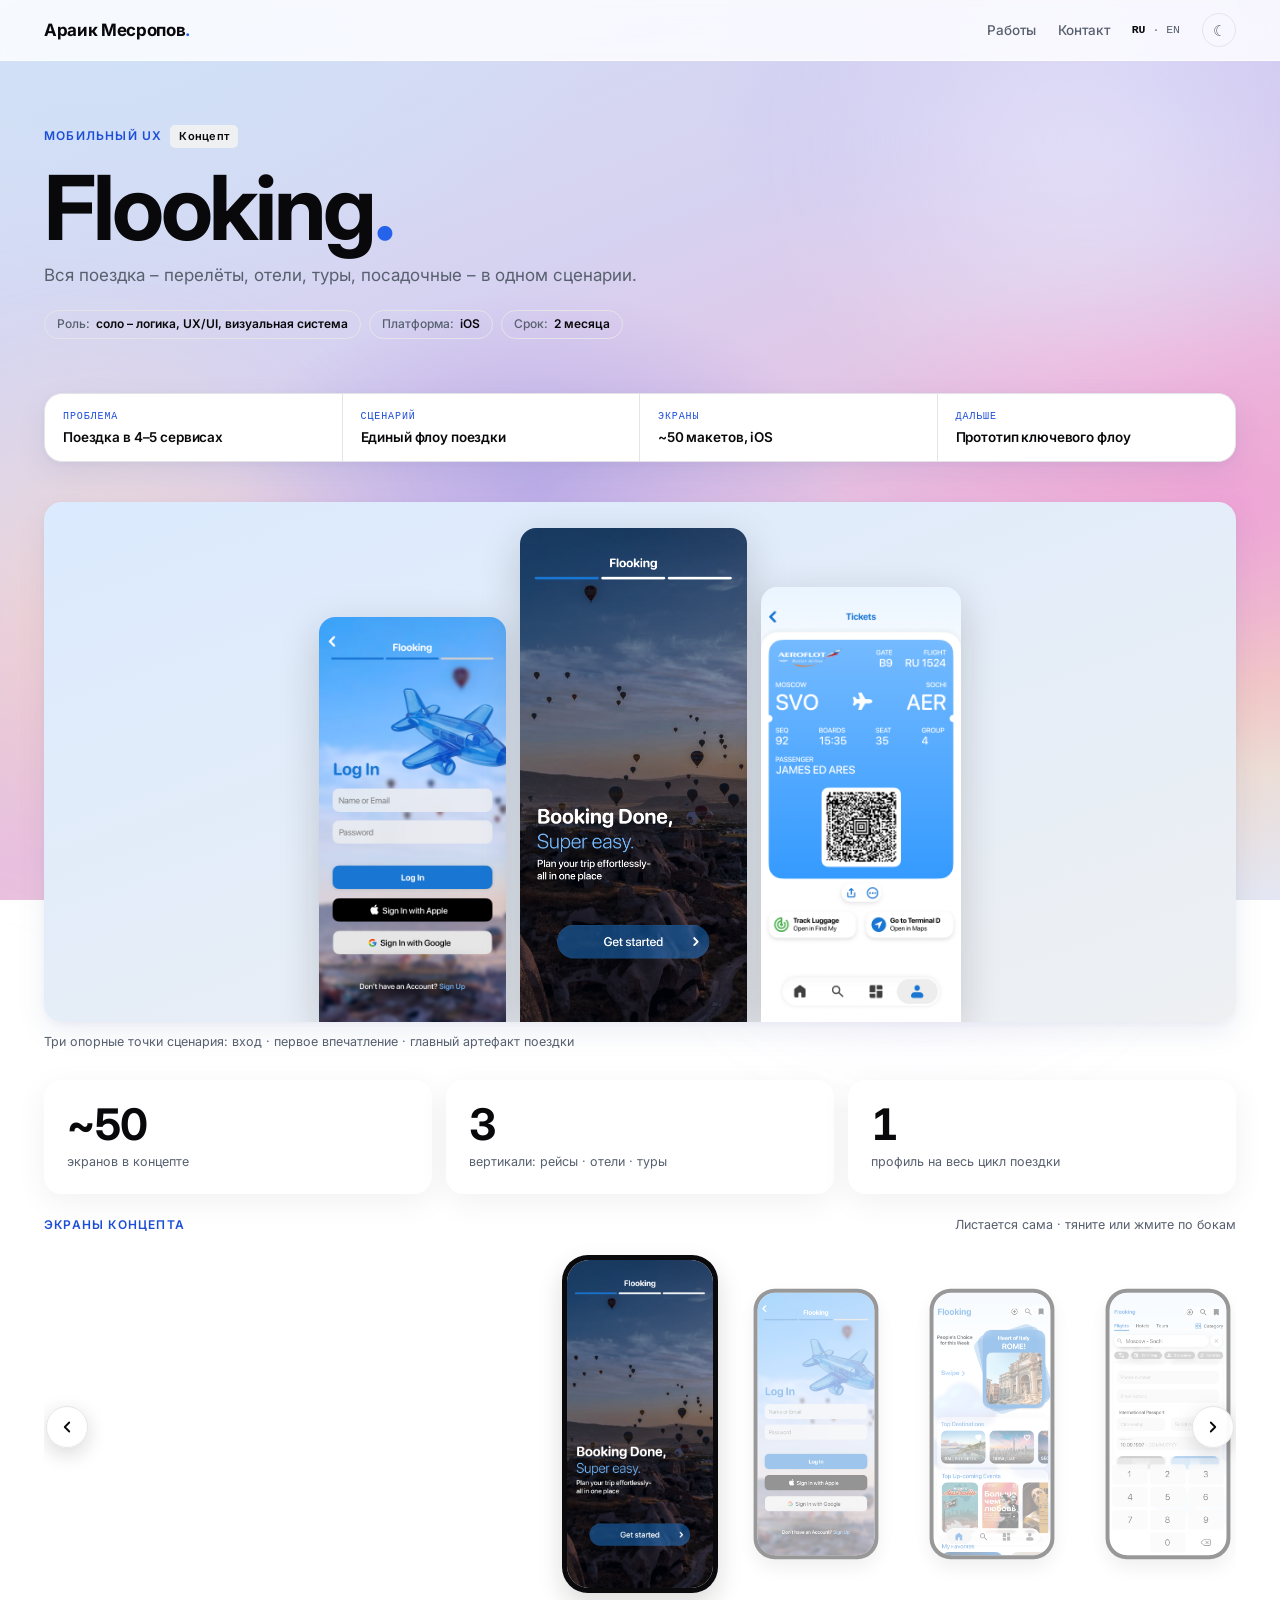
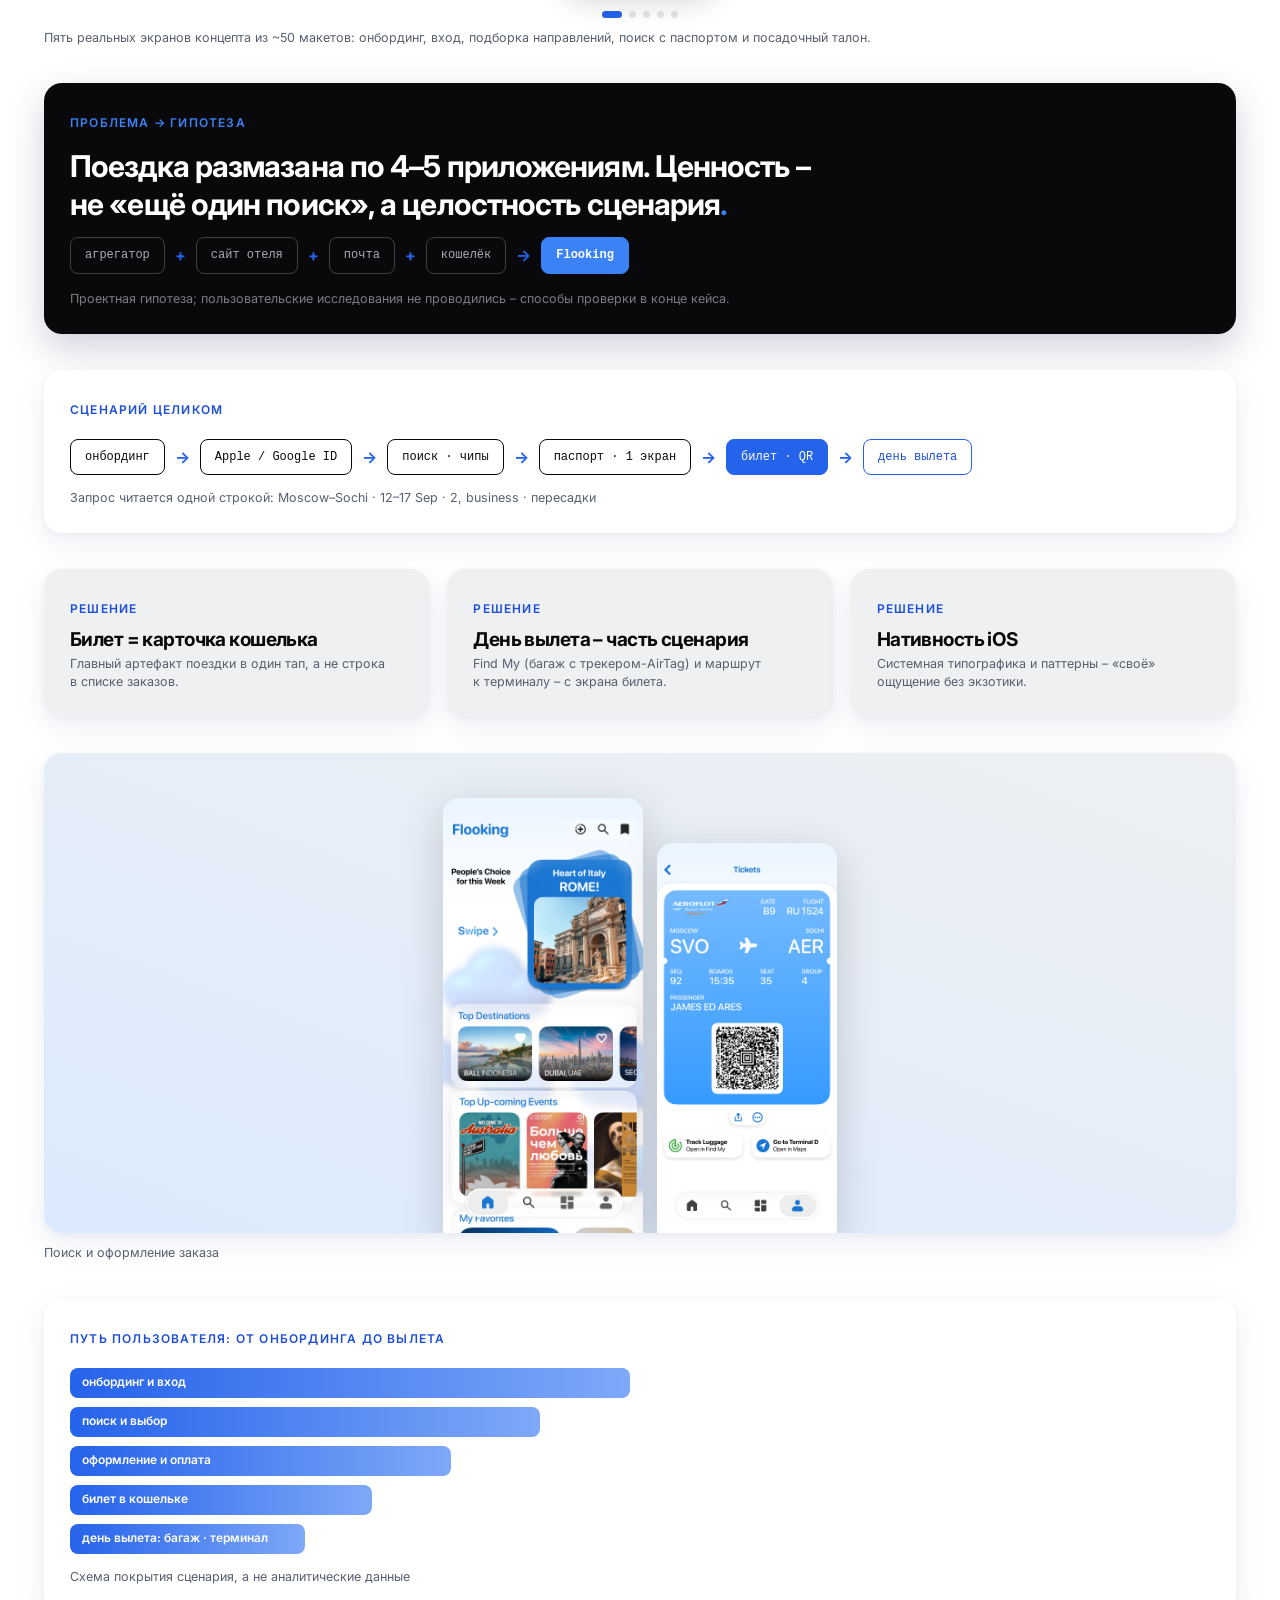
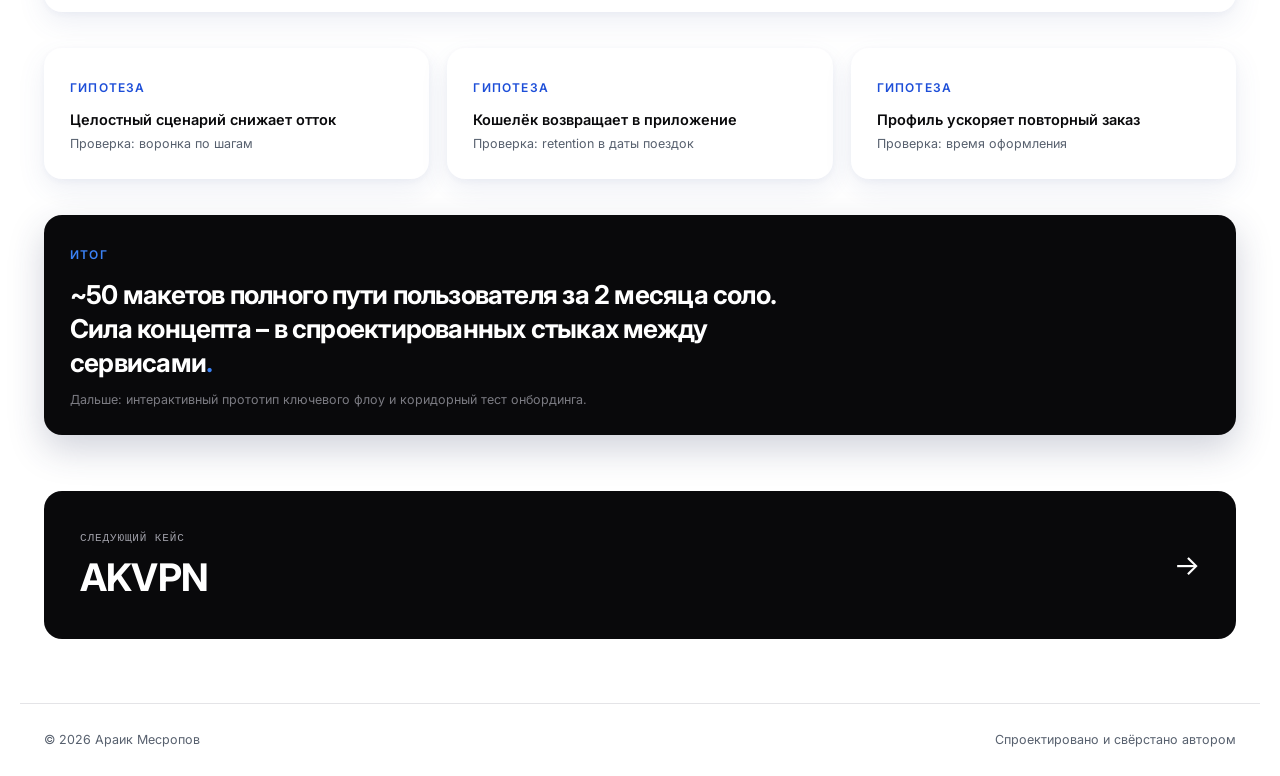
<file: case-flooking.html>
<!DOCTYPE html>
<html lang="ru">
<head>
<meta charset="UTF-8">
<meta name="viewport" content="width=device-width, initial-scale=1">
<title>Flooking – тревел-приложение для iOS · Араик Месропов</title>
<link rel="preconnect" href="https://fonts.googleapis.com">
<link rel="preconnect" href="https://fonts.gstatic.com" crossorigin>
<link href="https://fonts.googleapis.com/css2?family=Inter:wght@400;500;600;700&display=swap" rel="stylesheet">
<link rel="stylesheet" href="styles.css">
<script>const _t=localStorage.getItem("theme")||(matchMedia("(prefers-color-scheme: dark)").matches?"dark":"light");document.documentElement.dataset.theme=_t;function typoBind(root){if(!root)return;try{var re=/(^|[\s(\u00AB\u201E"'\u2013\u2014\u2026])([0-9A-Za-z\u0410-\u044F\u0401\u0451]{1,2}|\u0434\u043B\u044F|\u043F\u0440\u0438|\u043F\u043E\u0434|\u043D\u0430\u0434|\u0431\u0435\u0437|\u043F\u0440\u043E|\u0447\u0442\u043E|\u043A\u0430\u043A|\u044D\u0442\u043E|\u0438\u043B\u0438|\u0442\u0430\u043A|\u0443\u0436\u0435|the|and|but|for|not)[ \t]+/g;var w=document.createTreeWalker(root,NodeFilter.SHOW_TEXT,null,false),ns=[],n;while(n=w.nextNode())ns.push(n);ns.forEach(function(t){var pn=t.parentNode;if(pn&&/^(SCRIPT|STYLE|CODE|PRE|TEXTAREA)$/.test(pn.nodeName))return;var v=t.nodeValue,p;if(!v||!v.trim())return;do{p=v;v=v.replace(re,'$1$2\u00A0')}while(v!==p);if(v!==t.nodeValue)t.nodeValue=v})}catch(e){}}function tgT(){const d=document.documentElement;d.dataset.theme=d.dataset.theme==="dark"?"light":"dark";localStorage.setItem("theme",d.dataset.theme)}function tgM(){const d=document.documentElement;const o=!d.classList.contains("mnav");d.classList.toggle("mnav",o);const b=document.querySelector(".burger");if(b)b.setAttribute("aria-expanded",o)}addEventListener("DOMContentLoaded",function(){typoBind(document.body);var nav=document.querySelector("nav.main");if(!nav||document.querySelector(".mmenu"))return;var mm=document.createElement("nav");mm.className="mmenu";mm.setAttribute("aria-label","Мобильное меню");mm.innerHTML=nav.innerHTML;document.body.appendChild(mm);var tt=document.createElement("button");tt.className="totop";tt.setAttribute("aria-label","Наверх");tt.innerHTML="<svg width=\"20\" height=\"20\" viewBox=\"0 0 24 24\" fill=\"none\" stroke=\"currentColor\" stroke-width=\"2.2\" stroke-linecap=\"round\" stroke-linejoin=\"round\"><path d=\"M12 19V5M5 12l7-7 7 7\"/></svg>";tt.onclick=function(){window.scrollTo({top:0,behavior:"smooth"})};document.body.appendChild(tt);var st=false;addEventListener("scroll",function(){var s=window.scrollY>400;if(s!==st){st=s;document.documentElement.classList.toggle("scrolled",s)}},{passive:true});});addEventListener("click",function(e){var a=e.target.closest(".mmenu a");if(a&&document.documentElement.classList.contains("mnav"))setTimeout(tgM,60)});addEventListener("keydown",function(e){if(e.key==="Escape"&&document.documentElement.classList.contains("mnav"))tgM()});</script>
</head>
<body>

<header class="site">
  <div class="wrap">
    <a class="logo" href="index.html">Араик Месропов<b>.</b></a>
    <nav class="main" aria-label="Основная навигация">
      <a href="index.html#work">Работы</a>
      <a href="index.html#contact">Контакт</a>
      <a class="lang" href="en/case-flooking.html"><b>RU</b> · EN</a>
      <button class="tbtn" onclick="tgT()" aria-label="Переключить тему"></button>
    </nav>
    <button class="burger" aria-label="Меню" aria-expanded="false" onclick="tgM()"><span></span><span></span><span></span></button>
  </div>
</header>
<div class="mm-ov" onclick="tgM()" aria-hidden="true"></div>

<main>
<div class="case-hero wrap">
  <div class="row"><span class="k">Мобильный UX</span><span class="badge">Концепт</span></div>
  <h1 class="d" style="margin:16px 0 10px">Flooking<span class="dot">.</span></h1>
  <p class="lead" style="max-width:600px">Вся поездка – перелёты, отели, туры, посадочные – в одном сценарии.</p>
  <div class="meta-chips">
    <span class="chip">Роль: <b>соло – логика, UX/UI, визуальная система</b></span>
    <span class="chip">Платформа: <b>iOS</b></span>
    <span class="chip">Срок: <b>2 месяца</b></span>
  </div>
</div>

<div class="wrap"><div class="stageline reveal">
  <div class="st"><span>Проблема</span><b>Поездка в 4–5 сервисах</b></div>
  <div class="st"><span>Сценарий</span><b>Единый флоу поездки</b></div>
  <div class="st"><span>Экраны</span><b>~50 макетов, iOS</b></div>
  <div class="st"><span>Дальше</span><b>Прототип ключевого флоу</b></div>
</div></div>

<div class="wrap">
  <div class="tile reveal" style="background:linear-gradient(160deg,#DBEAFE,#EEF0F2)">
    <div class="phones" style="height:clamp(360px,58vw,520px)">
      <img src="assets/fl-auth.png" alt="Flooking: экран авторизации" style="max-height:82%">
      <img src="assets/onboarding.png" alt="Flooking: онбординг с воздушными шарами" style="max-height:100%">
      <img src="assets/ticket.png" alt="Flooking: посадочный с QR-кодом" style="max-height:88%">
    </div>
  </div>
  <p class="figcap">Три опорные точки сценария: вход · первое впечатление · главный артефакт поездки</p>

  <div class="statband" style="margin-top:28px">
    <div class="tile pad stat reveal"><div class="n">~50</div><div class="l">экранов в концепте</div></div>
    <div class="tile pad stat reveal"><div class="n">3</div><div class="l">вертикали: рейсы · отели · туры</div></div>
    <div class="tile pad stat reveal"><div class="n">1</div><div class="l">профиль на весь цикл поездки</div></div>
  </div>

  <div class="reveal" style="margin-top:22px">
    <div class="sec-head" style="margin-bottom:0"><span class="k">Экраны концепта</span><span class="cap">Листается сама · тяните или жмите по бокам</span></div>
    <div class="cflow" id="flCar">
      <div class="vp">
        <div class="cs"><div class="iph"><div class="scr"><img src="assets/onboarding.png" alt="Flooking: онбординг с воздушными шарами" style="position:absolute;inset:0;width:100%;height:100%;object-fit:cover"></div></div></div>
        <div class="cs"><div class="iph"><div class="scr"><img src="assets/fl-auth.png" alt="Flooking: вход в аккаунт" style="position:absolute;inset:0;width:100%;height:100%;object-fit:cover"></div></div></div>
        <div class="cs"><div class="iph"><div class="scr"><img src="assets/fl-search.png" alt="Flooking: подборка направлений" style="position:absolute;inset:0;width:100%;height:100%;object-fit:cover"></div></div></div>
        <div class="cs"><div class="iph"><div class="scr"><img src="assets/fl-book.png" alt="Flooking: поиск рейса и паспортные данные" style="position:absolute;inset:0;width:100%;height:100%;object-fit:cover"></div></div></div>
        <div class="cs"><div class="iph"><div class="scr"><img src="assets/fl-detail.png" alt="Flooking: посадочный талон с QR-кодом" style="position:absolute;inset:0;width:100%;height:100%;object-fit:cover"></div></div></div>
      </div>
      <button class="arw p" aria-label="Предыдущий"><svg width="18" height="18" viewBox="0 0 24 24" fill="none" stroke="currentColor" stroke-width="2.4" stroke-linecap="round" stroke-linejoin="round"><path d="M15 6l-6 6 6 6"/></svg></button>
      <button class="arw n" aria-label="Следующий"><svg width="18" height="18" viewBox="0 0 24 24" fill="none" stroke="currentColor" stroke-width="2.4" stroke-linecap="round" stroke-linejoin="round"><path d="M9 6l6 6-6 6"/></svg></button>
      <div class="dots"></div>
    </div>
  </div>
  <p class="figcap">Пять реальных экранов концепта из ~50 макетов: онбординг, вход, подборка направлений, поиск с паспортом и посадочный талон.</p>

  <div class="tile ink pad reveal" style="margin-top:36px">
    <span class="k">Проблема → гипотеза</span>
    <p class="big" style="font-size:clamp(20px,2.6vw,30px);margin:14px 0;line-height:1.25;max-width:820px">Поездка размазана по 4–5 приложениям. Ценность – не «ещё один поиск», а целостность сценария<span style="color:var(--copper-light)">.</span></p>
    <div class="flow stagger" style="margin-top:10px">
      <span class="fc" style="background:transparent;color:#A7ADB8;border-color:#3F3F46">агрегатор</span><span class="ar">+</span>
      <span class="fc" style="background:transparent;color:#A7ADB8;border-color:#3F3F46">сайт отеля</span><span class="ar">+</span>
      <span class="fc" style="background:transparent;color:#A7ADB8;border-color:#3F3F46">почта</span><span class="ar">+</span>
      <span class="fc" style="background:transparent;color:#A7ADB8;border-color:#3F3F46">кошелёк</span>
      <span class="ar">→</span>
      <span class="fc" style="background:#3B82F6;border-color:#3B82F6;color:#FFFFFF;font-weight:600">Flooking</span>
    </div>
    <p class="cap" style="margin-top:16px;opacity:.75">Проектная гипотеза; пользовательские исследования не проводились – способы проверки в конце кейса.</p>
  </div>

  <div class="tile pad reveal" style="margin-top:36px">
    <span class="k">Сценарий целиком</span>
    <div class="flow stagger" style="margin-top:18px">
      <span class="fc">онбординг</span><span class="ar">→</span>
      <span class="fc">Apple / Google ID</span><span class="ar">→</span>
      <span class="fc">поиск · чипы</span><span class="ar">→</span>
      <span class="fc">паспорт · 1 экран</span><span class="ar">→</span>
      <span class="fc fill">билет · QR</span><span class="ar">→</span>
      <span class="fc acc">день вылета</span>
    </div>
    <p class="cap" style="margin-top:14px">Запрос читается одной строкой: Moscow–Sochi · 12–17 Sep · 2, business · пересадки</p>
  </div>

  <div class="bento" style="grid-template-columns:repeat(3,1fr);margin-top:36px" id="fl-sol">
    <div class="tile beige pad reveal">
      <span class="k">Решение</span>
      <p class="big" style="font-size:19px;margin:10px 0 6px">Билет = карточка кошелька</p>
      <p class="cap">Главный артефакт поездки в один тап, а не строка в списке заказов.</p>
    </div>
    <div class="tile beige pad reveal">
      <span class="k">Решение</span>
      <p class="big" style="font-size:19px;margin:10px 0 6px">День вылета – часть сценария</p>
      <p class="cap">Find My (багаж с трекером-AirTag) и маршрут к терминалу – с экрана билета.</p>
    </div>
    <div class="tile beige pad reveal">
      <span class="k">Решение</span>
      <p class="big" style="font-size:19px;margin:10px 0 6px">Нативность iOS</p>
      <p class="cap">Системная типографика и паттерны – «своё» ощущение без экзотики.</p>
    </div>
  </div>

  <div class="tile reveal" style="margin-top:36px;background:linear-gradient(200deg,#EEF0F2,#DBEAFE)">
    <div class="phones" style="height:clamp(340px,52vw,480px)">
      <img src="assets/fl-search.png" alt="Flooking: поиск с фильтрами-чипами" style="max-height:96%">
      <img src="assets/fl-detail.png" alt="Flooking: детали бронирования" style="max-height:86%">
    </div>
  </div>
  <p class="figcap">Поиск и оформление заказа</p>

  <div class="tile pad reveal" style="margin-top:36px">
    <span class="k">Путь пользователя: от онбординга до вылета</span>
    <div class="funnel" style="margin-top:18px">
      <div class="fstep" style="--fw:100%;--fd:.15s">онбординг и вход</div>
      <div class="fstep" style="--fw:84%;--fd:.3s">поиск и выбор</div>
      <div class="fstep" style="--fw:68%;--fd:.45s">оформление и оплата</div>
      <div class="fstep" style="--fw:54%;--fd:.6s">билет в кошельке</div>
      <div class="fstep" style="--fw:42%;--fd:.75s">день вылета: багаж · терминал</div>
    </div>
    <p class="cap" style="margin-top:14px">Схема покрытия сценария, а не аналитические данные</p>
  </div>

  <div class="bento" style="grid-template-columns:repeat(3,1fr);margin-top:36px" id="fl-hyp">
    <div class="tile pad reveal"><span class="k">Гипотеза</span><p style="font-size:14.5px;font-weight:600;margin:10px 0 4px">Целостный сценарий снижает отток</p><p class="cap">Проверка: воронка по шагам</p></div>
    <div class="tile pad reveal"><span class="k">Гипотеза</span><p style="font-size:14.5px;font-weight:600;margin:10px 0 4px">Кошелёк возвращает в приложение</p><p class="cap">Проверка: retention в даты поездок</p></div>
    <div class="tile pad reveal"><span class="k">Гипотеза</span><p style="font-size:14.5px;font-weight:600;margin:10px 0 4px">Профиль ускоряет повторный заказ</p><p class="cap">Проверка: время оформления</p></div>
  </div>

  <div class="tile ink pad reveal" style="margin-top:36px">
    <span class="k">Итог</span>
    <p class="big" style="font-size:clamp(19px,2.2vw,26px);margin:12px 0;line-height:1.3;max-width:760px">~50 макетов полного пути пользователя за 2 месяца соло. Сила концепта – в спроектированных стыках между сервисами<span style="color:var(--copper-light)">.</span></p>
    <p class="cap" style="opacity:.75">Дальше: интерактивный прототип ключевого флоу и коридорный тест онбординга.</p>
  </div>
</div>

<div class="wrap next-case">
  <a href="case-akvpn.html"><span><span class="nx">Следующий кейс</span><br><span class="nm">AKVPN</span></span><span style="font-size:28px">→</span></a>
</div>
</main>

<footer class="site">
  <div class="wrap">
    <span>© 2026 Араик Месропов</span>
    <span>Спроектировано и свёрстано автором</span>
  </div>
</footer>
<script>
const io=new IntersectionObserver(es=>es.forEach(e=>{if(e.isIntersecting){e.target.classList.add('in');io.unobserve(e.target)}}),{threshold:.1});
document.querySelectorAll('.reveal').forEach(el=>io.observe(el));
const rm=matchMedia('(prefers-reduced-motion: reduce)').matches;
if(!rm){const io2=new IntersectionObserver(es=>es.forEach(e=>{if(!e.isIntersecting)return;io2.unobserve(e.target);const n=e.target,t=parseInt(n.dataset.cnt),s=performance.now(),d=750;const step=x=>{const p=Math.min(1,(x-s)/d);n.textContent=Math.round(t*(.15+.85*p*(2-p)));if(p<1)requestAnimationFrame(step)};requestAnimationFrame(step)}),{threshold:.6});
document.querySelectorAll('.stat .n').forEach(n=>{const v=n.textContent.trim();if(/^\d+$/.test(v)&&+v>1){n.dataset.cnt=v;io2.observe(n)}})}
(function(){var root=document.getElementById('flCar');if(!root)return;var vp=root.querySelector('.vp');var sl=[].slice.call(root.querySelectorAll('.cs'));var dw=root.querySelector('.dots');var i=0,timer=null;sl.forEach(function(s,idx){var b=document.createElement('b');if(!idx)b.className='on';b.addEventListener('click',function(){go(idx,true)});dw.appendChild(b)});function layout(){var c=root.clientWidth/2;var s=sl[i];var cen=s.offsetLeft+s.offsetWidth/2;vp.style.transform='translateX('+(c-cen)+'px)';sl.forEach(function(x,idx){x.classList.toggle('act',idx===i)});var ds=dw.children;for(var d=0;d<ds.length;d++)ds[d].className=(d===i?'on':'')}function go(n,user){i=(n+sl.length)%sl.length;layout();if(user)restart()}function restart(){if(timer)clearInterval(timer);timer=setInterval(function(){go(i+1)},3800)}var p=root.querySelector('.arw.p'),nx=root.querySelector('.arw.n');if(p)p.addEventListener('click',function(){go(i-1,true)});if(nx)nx.addEventListener('click',function(){go(i+1,true)});sl.forEach(function(s,idx){s.addEventListener('click',function(){if(idx!==i)go(idx,true)})});var sx=null;vp.addEventListener('pointerdown',function(e){sx=e.clientX});window.addEventListener('pointerup',function(e){if(sx===null)return;var dx=e.clientX-sx;if(Math.abs(dx)>40)go(i+(dx<0?1:-1),true);sx=null});root.addEventListener('mouseenter',function(){if(timer)clearInterval(timer)});root.addEventListener('mouseleave',restart);window.addEventListener('resize',layout);layout();setTimeout(layout,250);restart();[].forEach.call(root.querySelectorAll('img'),function(im){im.addEventListener('load',layout)});var mq=matchMedia('(prefers-reduced-motion: reduce)');if(mq.matches&&timer)clearInterval(timer);})();
</script>
<style>@media(max-width:820px){#fl-sol,#fl-hyp{grid-template-columns:1fr!important}.phones{height:auto!important;flex-wrap:wrap;padding-bottom:20px}.phones img{max-height:300px!important}}</style>
</body>
</html>
</file>
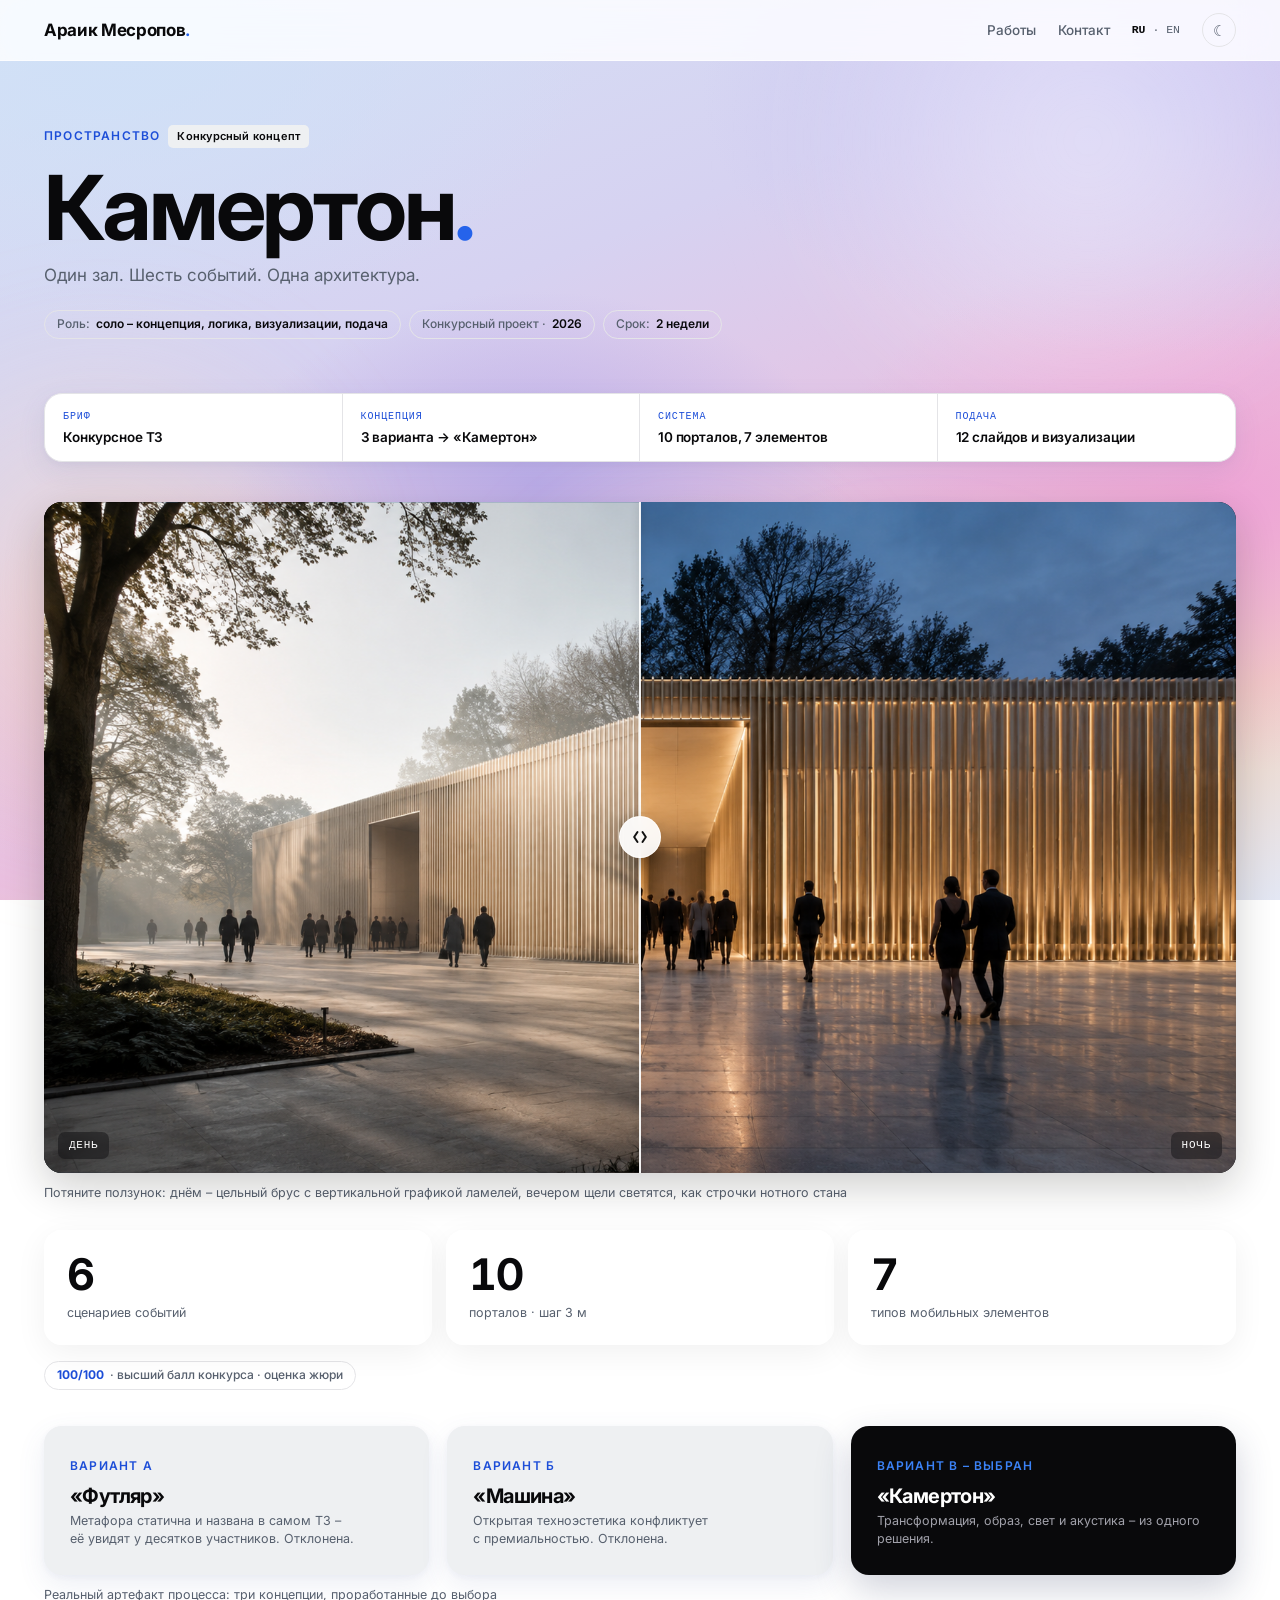
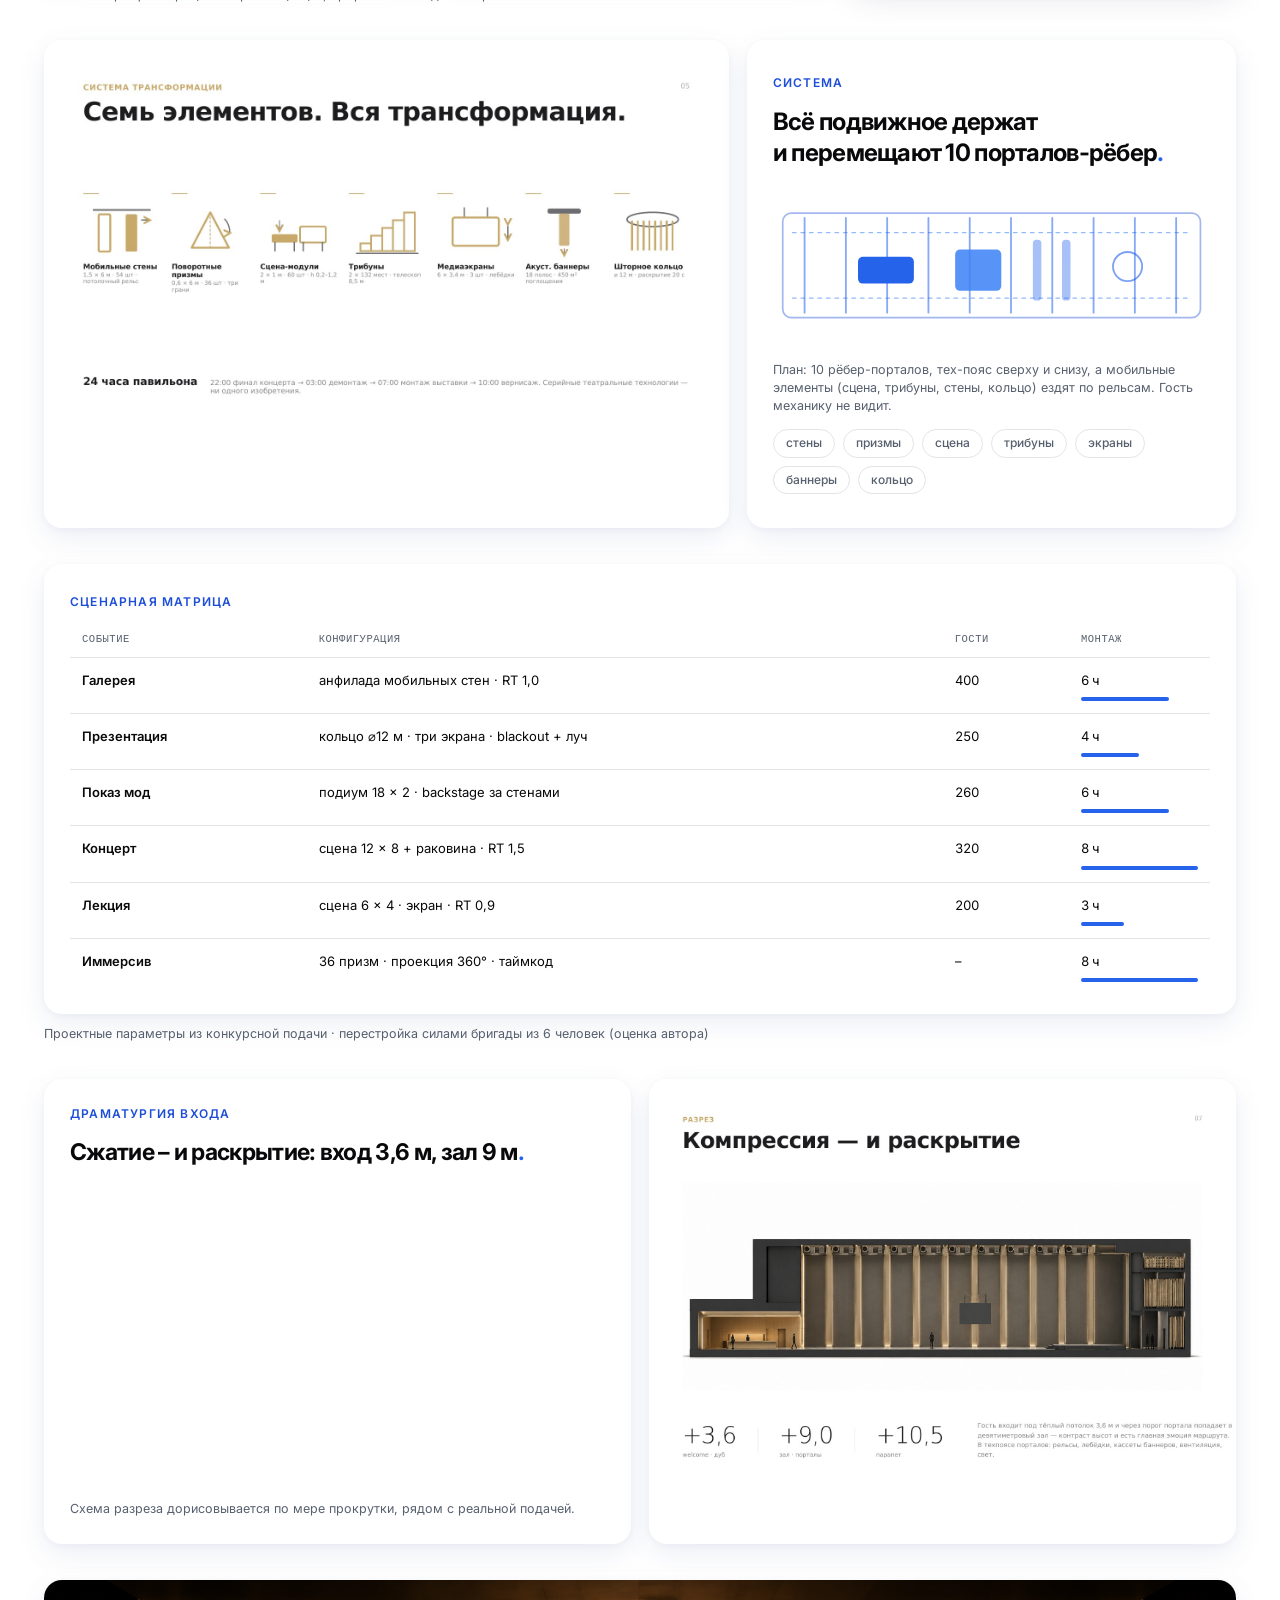
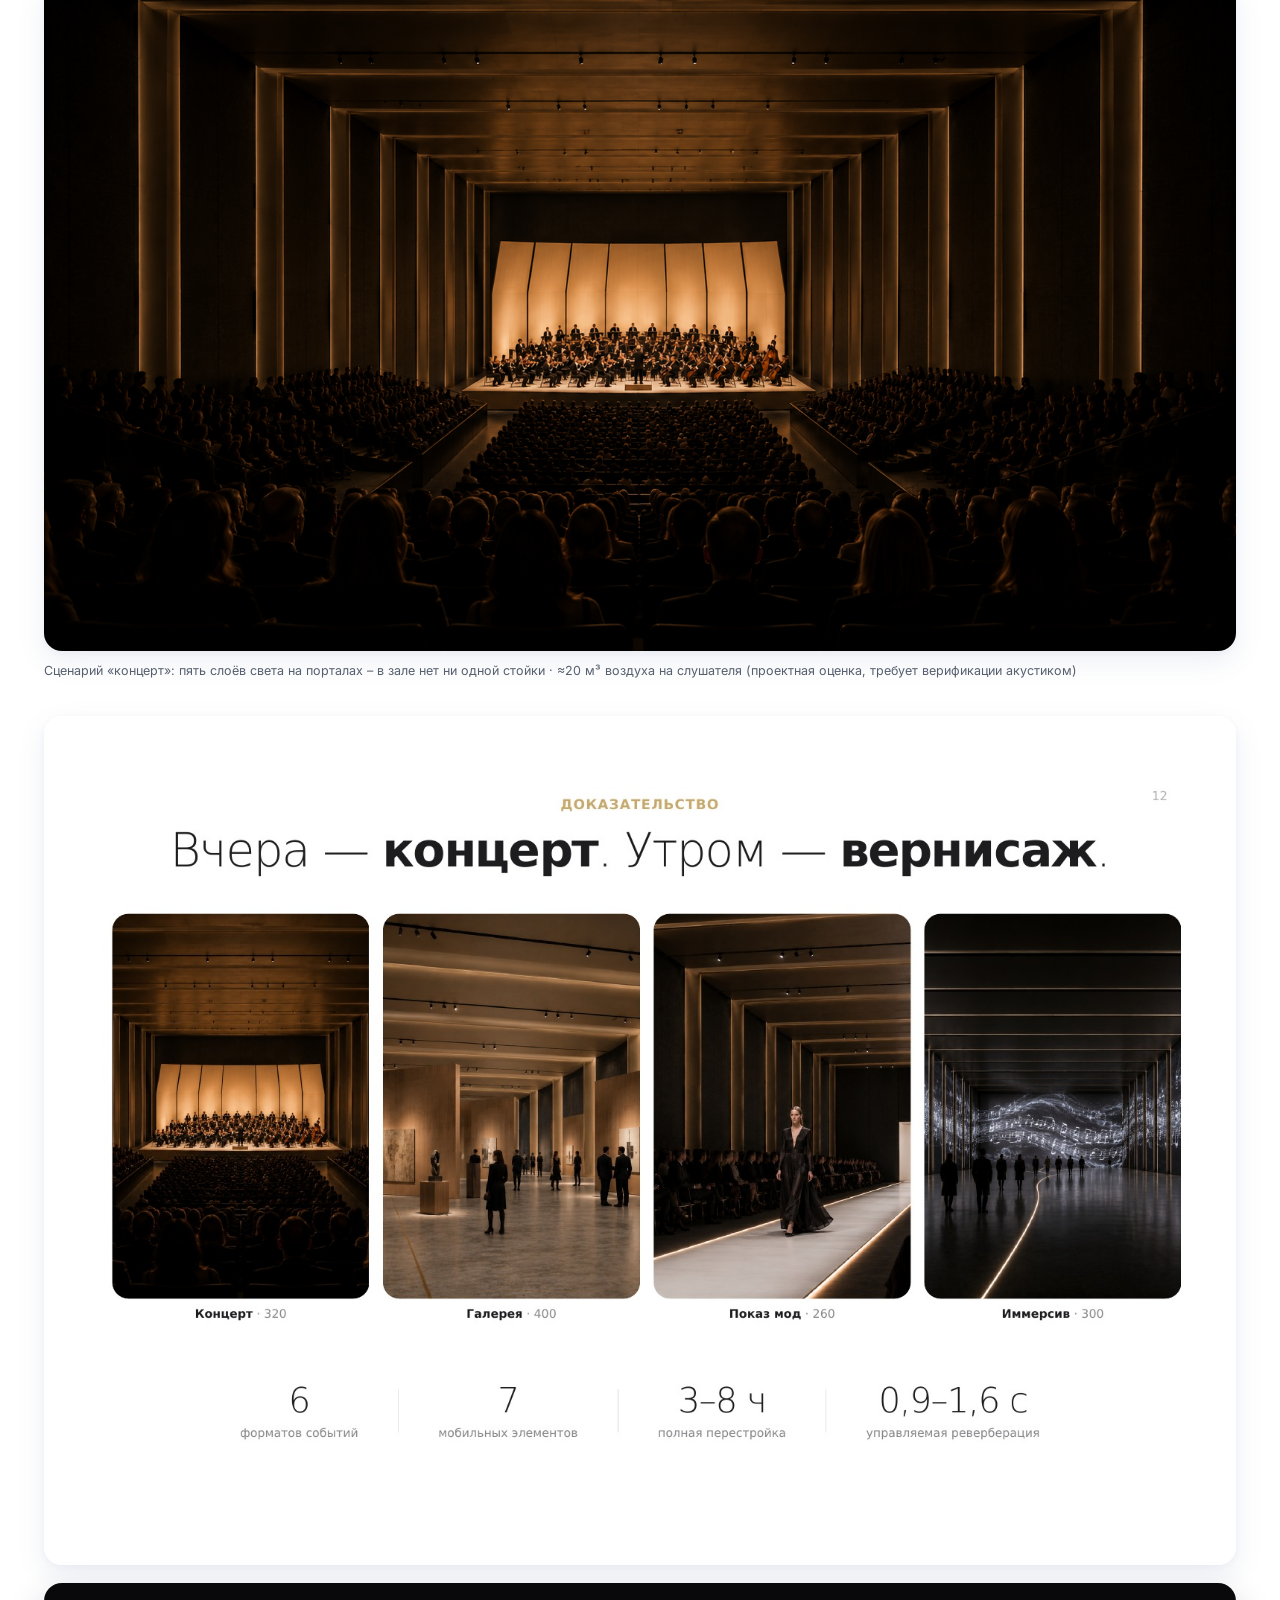
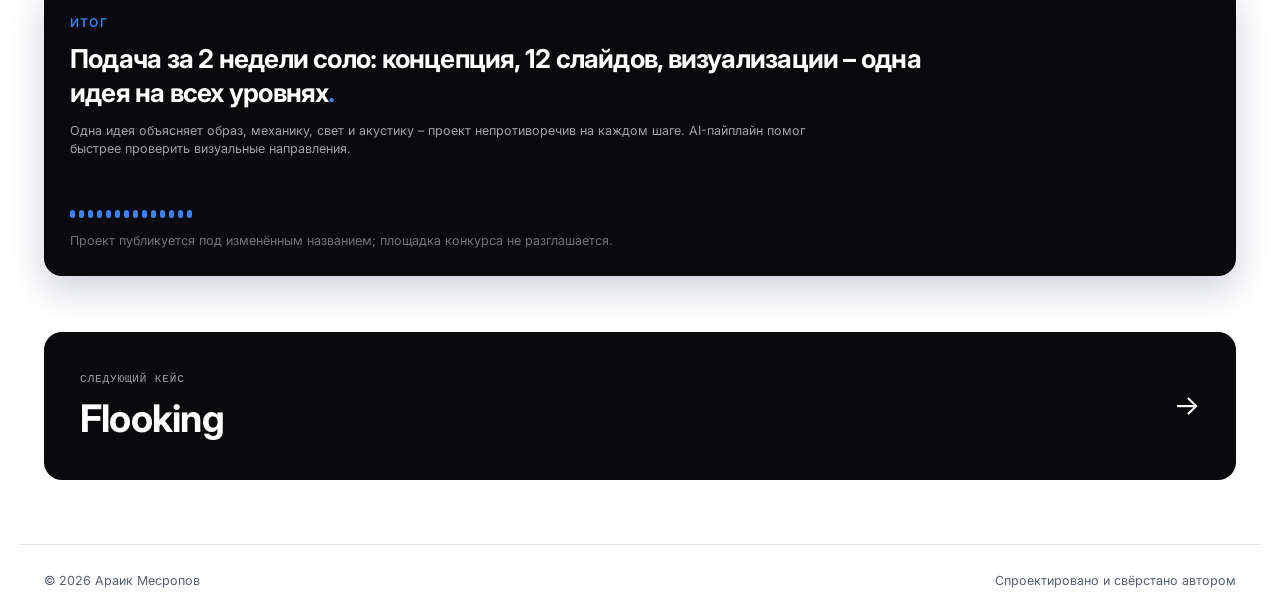
<file: case-kamerton.html>
<!DOCTYPE html>
<html lang="ru">
<head>
<meta charset="UTF-8">
<meta name="viewport" content="width=device-width, initial-scale=1">
<title>Камертон – павильон-трансформер · Араик Месропов</title>
<link rel="preconnect" href="https://fonts.googleapis.com">
<link rel="preconnect" href="https://fonts.gstatic.com" crossorigin>
<link href="https://fonts.googleapis.com/css2?family=Inter:wght@400;500;600;700&display=swap" rel="stylesheet">
<link rel="stylesheet" href="styles.css">
<script>const _t=localStorage.getItem("theme")||(matchMedia("(prefers-color-scheme: dark)").matches?"dark":"light");document.documentElement.dataset.theme=_t;function typoBind(root){if(!root)return;try{var re=/(^|[\s(\u00AB\u201E"'\u2013\u2014\u2026])([0-9A-Za-z\u0410-\u044F\u0401\u0451]{1,2}|\u0434\u043B\u044F|\u043F\u0440\u0438|\u043F\u043E\u0434|\u043D\u0430\u0434|\u0431\u0435\u0437|\u043F\u0440\u043E|\u0447\u0442\u043E|\u043A\u0430\u043A|\u044D\u0442\u043E|\u0438\u043B\u0438|\u0442\u0430\u043A|\u0443\u0436\u0435|the|and|but|for|not)[ \t]+/g;var w=document.createTreeWalker(root,NodeFilter.SHOW_TEXT,null,false),ns=[],n;while(n=w.nextNode())ns.push(n);ns.forEach(function(t){var pn=t.parentNode;if(pn&&/^(SCRIPT|STYLE|CODE|PRE|TEXTAREA)$/.test(pn.nodeName))return;var v=t.nodeValue,p;if(!v||!v.trim())return;do{p=v;v=v.replace(re,'$1$2\u00A0')}while(v!==p);if(v!==t.nodeValue)t.nodeValue=v})}catch(e){}}function tgT(){const d=document.documentElement;d.dataset.theme=d.dataset.theme==="dark"?"light":"dark";localStorage.setItem("theme",d.dataset.theme)}function tgM(){const d=document.documentElement;const o=!d.classList.contains("mnav");d.classList.toggle("mnav",o);const b=document.querySelector(".burger");if(b)b.setAttribute("aria-expanded",o)}addEventListener("DOMContentLoaded",function(){typoBind(document.body);var nav=document.querySelector("nav.main");if(!nav||document.querySelector(".mmenu"))return;var mm=document.createElement("nav");mm.className="mmenu";mm.setAttribute("aria-label","Мобильное меню");mm.innerHTML=nav.innerHTML;document.body.appendChild(mm);var tt=document.createElement("button");tt.className="totop";tt.setAttribute("aria-label","Наверх");tt.innerHTML="<svg width=\"20\" height=\"20\" viewBox=\"0 0 24 24\" fill=\"none\" stroke=\"currentColor\" stroke-width=\"2.2\" stroke-linecap=\"round\" stroke-linejoin=\"round\"><path d=\"M12 19V5M5 12l7-7 7 7\"/></svg>";tt.onclick=function(){window.scrollTo({top:0,behavior:"smooth"})};document.body.appendChild(tt);var st=false;addEventListener("scroll",function(){var s=window.scrollY>400;if(s!==st){st=s;document.documentElement.classList.toggle("scrolled",s)}},{passive:true});});addEventListener("click",function(e){var a=e.target.closest(".mmenu a");if(a&&document.documentElement.classList.contains("mnav"))setTimeout(tgM,60)});addEventListener("keydown",function(e){if(e.key==="Escape"&&document.documentElement.classList.contains("mnav"))tgM()});</script>
</head>
<body>

<header class="site">
  <div class="wrap">
    <a class="logo" href="index.html">Араик Месропов<b>.</b></a>
    <nav class="main" aria-label="Основная навигация">
      <a href="index.html#work">Работы</a>
      <a href="index.html#contact">Контакт</a>
      <a class="lang" href="en/case-kamerton.html"><b>RU</b> · EN</a>
      <button class="tbtn" onclick="tgT()" aria-label="Переключить тему"></button>
    </nav>
    <button class="burger" aria-label="Меню" aria-expanded="false" onclick="tgM()"><span></span><span></span><span></span></button>
  </div>
</header>
<div class="mm-ov" onclick="tgM()" aria-hidden="true"></div>

<main>
<div class="case-hero wrap">
  <div class="row"><span class="k">Пространство</span><span class="badge">Конкурсный концепт</span></div>
  <h1 class="d" style="margin:16px 0 10px">Камертон<span class="dot">.</span></h1>
  <p class="lead" style="max-width:560px">Один зал. Шесть событий. Одна архитектура.</p>
  <div class="meta-chips">
    <span class="chip">Роль: <b>соло – концепция, логика, визуализации, подача</b></span>
    <span class="chip">Конкурсный проект · <b>2026</b></span>
    <span class="chip">Срок: <b>2 недели</b></span>
  </div>
</div>

<div class="wrap"><div class="stageline reveal">
  <div class="st"><span>Бриф</span><b>Конкурсное ТЗ</b></div>
  <div class="st"><span>Концепция</span><b>3 варианта → «Камертон»</b></div>
  <div class="st"><span>Система</span><b>10 порталов, 7 элементов</b></div>
  <div class="st"><span>Подача</span><b>12 слайдов и визуализации</b></div>
</div></div>

<div class="wrap">
  <div class="cmp reveal" id="kmCmp" style="--x:50%">
    <img class="base" src="assets/2.png" alt="Камертон вечером: щели фасада светятся тёплым светом, гости у входа">
    <div class="top"><img src="assets/1.png" alt="Камертон днём: цельный брус вертикальных ламелей тона шампань в парке"></div>
    <div class="cmp-h" tabindex="0" role="slider" aria-label="Сравнение: день и ночь" aria-valuemin="0" aria-valuemax="100" aria-valuenow="50"><svg viewBox="0 0 24 24" fill="none" stroke="currentColor" stroke-width="2.4" stroke-linecap="round" stroke-linejoin="round"><path d="M9 6l-4 6 4 6M15 6l4 6-4 6"/></svg></div>
    <span class="lbl l">День</span><span class="lbl r">Ночь</span>
  </div>
  <p class="figcap">Потяните ползунок: днём – цельный брус с вертикальной графикой ламелей, вечером щели светятся, как строчки нотного стана</p>

  <div class="statband" style="margin-top:28px">
    <div class="tile pad stat reveal"><div class="n">6</div><div class="l">сценариев событий</div></div>
    <div class="tile pad stat reveal"><div class="n">10</div><div class="l">порталов · шаг 3 м</div></div>
    <div class="tile pad stat reveal"><div class="n">7</div><div class="l">типов мобильных элементов</div></div>
  </div>

  <div class="row" style="margin-top:16px">
    <span class="chip"><b style="color:var(--copper-dark);font-weight:700">100/100</b> · высший балл конкурса · оценка жюри</span>
  </div>

  <div class="bento" style="grid-template-columns:1fr 1fr 1fr;margin-top:36px" id="km-concepts">
    <div class="tile beige pad reveal">
      <span class="k">Вариант А</span>
      <p class="big" style="font-size:20px;margin:10px 0 6px">«Футляр»</p>
      <p class="cap">Метафора статична и названа в самом ТЗ – её увидят у десятков участников. Отклонена.</p>
    </div>
    <div class="tile beige pad reveal">
      <span class="k">Вариант Б</span>
      <p class="big" style="font-size:20px;margin:10px 0 6px">«Машина»</p>
      <p class="cap">Открытая техноэстетика конфликтует с премиальностью. Отклонена.</p>
    </div>
    <div class="tile ink pad reveal">
      <span class="k">Вариант В – выбран</span>
      <p class="big" style="font-size:20px;margin:10px 0 6px">«Камертон»</p>
      <p class="cap">Трансформация, образ, свет и акустика – из одного решения.</p>
    </div>
  </div>
  <p class="figcap">Реальный артефакт процесса: три концепции, проработанные до выбора</p>

  <div class="bento" style="grid-template-columns:1.4fr 1fr;margin-top:36px" id="km-sys">
    <div class="tile shot reveal"><img src="assets/slide-05.jpg" alt="Слайд подачи: семь мобильных элементов системы трансформации"></div>
    <div class="tile pad reveal" style="display:flex;flex-direction:column;justify-content:center;gap:14px">
      <span class="k">Система</span>
      <p class="big" style="font-size:clamp(19px,2vw,24px);line-height:1.3">Всё подвижное держат и перемещают 10 порталов-рёбер<span style="color:var(--copper)">.</span></p>
      <svg viewBox="0 0 360 132" fill="none" stroke-linecap="round" stroke-linejoin="round" aria-hidden="true" style="width:100%;height:auto;margin:2px 0">
        <rect x="8" y="24" width="344" height="86" rx="7" stroke="#1D4ED8" stroke-opacity=".4" stroke-width="1.4"/>
        <line x1="16" y1="40" x2="344" y2="40" stroke="#3B82F6" stroke-width="1" stroke-dasharray="3 4" opacity=".55"/>
        <line x1="16" y1="94" x2="344" y2="94" stroke="#3B82F6" stroke-width="1" stroke-dasharray="3 4" opacity=".55"/>
        <g stroke="#2563EB" stroke-width="1.5" stroke-opacity=".55"><line x1="26" y1="28" x2="26" y2="106"/><line x1="60" y1="28" x2="60" y2="106"/><line x1="94" y1="28" x2="94" y2="106"/><line x1="128" y1="28" x2="128" y2="106"/><line x1="162" y1="28" x2="162" y2="106"/><line x1="196" y1="28" x2="196" y2="106"/><line x1="230" y1="28" x2="230" y2="106"/><line x1="264" y1="28" x2="264" y2="106"/><line x1="298" y1="28" x2="298" y2="106"/><line x1="332" y1="28" x2="332" y2="106"/></g>
        <rect x="70" y="60" width="46" height="22" rx="4" fill="#2563EB"/>
        <rect x="150" y="54" width="38" height="34" rx="4" fill="#3B82F6" fill-opacity=".85"/>
        <rect x="214" y="46" width="7" height="50" rx="3" fill="#2563EB" fill-opacity=".4"/>
        <rect x="238" y="46" width="7" height="50" rx="3" fill="#2563EB" fill-opacity=".4"/>
        <circle cx="292" cy="68" r="12" stroke="#2563EB" stroke-width="1.5" stroke-opacity=".6"/>
      </svg>
      <p class="cap">План: 10 рёбер-порталов, тех-пояс сверху и снизу, а мобильные элементы (сцена, трибуны, стены, кольцо) ездят по рельсам. Гость механику не видит.</p>
      <div class="row"><span class="chip">стены</span><span class="chip">призмы</span><span class="chip">сцена</span><span class="chip">трибуны</span><span class="chip">экраны</span><span class="chip">баннеры</span><span class="chip">кольцо</span></div>
    </div>
  </div>

  <div class="tile reveal" style="margin-top:36px">
    <div style="padding:24px 26px 8px"><span class="k">Сценарная матрица</span></div>
    <div style="overflow-x:auto;padding:0 26px 20px">
      <table class="mx">
        <tr><th>Событие</th><th>Конфигурация</th><th>Гости</th><th>Монтаж</th></tr>
        <tr><td class="ev">Галерея</td><td>анфилада мобильных стен · RT 1,0</td><td class="num">400</td><td class="num">6 ч<span class="mmb" style="--w:75%"></span></td></tr>
        <tr><td class="ev">Презентация</td><td>кольцо ⌀12 м · три экрана · blackout + луч</td><td class="num">250</td><td class="num">4 ч<span class="mmb" style="--w:50%"></span></td></tr>
        <tr><td class="ev">Показ мод</td><td>подиум 18 × 2 · backstage за стенами</td><td class="num">260</td><td class="num">6 ч<span class="mmb" style="--w:75%"></span></td></tr>
        <tr><td class="ev">Концерт</td><td>сцена 12 × 8 + раковина · RT 1,5</td><td class="num">320</td><td class="num">8 ч<span class="mmb" style="--w:100%"></span></td></tr>
        <tr><td class="ev">Лекция</td><td>сцена 6 × 4 · экран · RT 0,9</td><td class="num">200</td><td class="num">3 ч<span class="mmb" style="--w:37%"></span></td></tr>
        <tr><td class="ev">Иммерсив</td><td>36 призм · проекция 360° · таймкод</td><td class="num">–</td><td class="num">8 ч<span class="mmb" style="--w:100%"></span></td></tr>
      </table>
    </div>
  </div>
  <p class="figcap">Проектные параметры из конкурсной подачи · перестройка силами бригады из 6 человек (оценка автора)</p>

  <div class="bento ksec" style="grid-template-columns:1fr 1fr;margin-top:36px" id="km-cut">
    <div class="tile pad reveal" style="display:flex;flex-direction:column;justify-content:center;gap:14px">
      <span class="k">Драматургия входа</span>
      <p class="big" style="font-size:clamp(18px,1.9vw,23px);line-height:1.3">Сжатие – и раскрытие: вход 3,6 м, зал 9 м<span style="color:var(--copper)">.</span></p>
      <svg viewBox="0 0 440 250" class="draw" fill="none" stroke-linecap="round" stroke-linejoin="round" aria-hidden="true" style="width:100%;height:auto;color:#2563EB">
        <path class="l1" pathLength="1" d="M24 224 H416" stroke="#8891A0" stroke-width="1.4"/>
        <path class="l1" pathLength="1" d="M64 224 V164 H176 V72 H388 V224" stroke="currentColor" stroke-width="2"/>
        <path class="l1" pathLength="1" d="M52 224 V154 H166 V62 H400" stroke="currentColor" stroke-width="1.4" stroke-opacity=".5"/>
        <g class="l2" stroke="currentColor" stroke-width="1.3" stroke-opacity=".5"><path pathLength="1" d="M112 164 V224"/><path pathLength="1" d="M176 72 V224"/><path pathLength="1" d="M232 72 V224"/><path pathLength="1" d="M288 72 V224"/><path pathLength="1" d="M344 72 V224"/><path pathLength="1" d="M388 72 V224"/></g>
        <g class="l2" stroke="currentColor" stroke-width="1.1" stroke-opacity=".38"><path pathLength="1" d="M188 62 V72"/><path pathLength="1" d="M206 62 V72"/><path pathLength="1" d="M224 62 V72"/><path pathLength="1" d="M242 62 V72"/><path pathLength="1" d="M260 62 V72"/><path pathLength="1" d="M278 62 V72"/><path pathLength="1" d="M296 62 V72"/><path pathLength="1" d="M314 62 V72"/><path pathLength="1" d="M332 62 V72"/><path pathLength="1" d="M350 62 V72"/><path pathLength="1" d="M368 62 V72"/><path pathLength="1" d="M386 62 V72"/></g>
        <g class="l3" stroke="#8891A0" stroke-width="1"><path pathLength="1" d="M40 164 V224"/><path pathLength="1" d="M36 164 H44"/><path pathLength="1" d="M36 224 H44"/><path pathLength="1" d="M410 72 V224"/><path pathLength="1" d="M406 72 H414"/><path pathLength="1" d="M406 224 H414"/></g>
        <g class="lbl" fill="#8891A0" stroke="none" font-family="ui-monospace,Menlo,monospace" font-size="11"><text transform="rotate(-90 25 194)" x="25" y="194" text-anchor="middle">3,6 м</text><text transform="rotate(-90 428 148)" x="428" y="148" text-anchor="middle">9 м</text></g>
      </svg>
      <p class="cap">Схема разреза дорисовывается по мере прокрутки, рядом с реальной подачей.</p>
    </div>
    <div class="tile shot reveal"><img src="assets/slide-07.jpg" alt="Слайд подачи: разрез павильона – компрессия и раскрытие"></div>
  </div>

  <div class="tile shot reveal" style="margin-top:36px"><img src="assets/8.png" alt="Визуализация: симфонический концерт, свет из порталов, полный зал"></div>
  <p class="figcap">Сценарий «концерт»: пять слоёв света на порталах – в зале нет ни одной стойки · ≈20 м³ воздуха на слушателя (проектная оценка, требует верификации акустиком)</p>

  <div class="tile shot reveal" style="margin-top:36px"><img src="assets/slide-12.jpg" alt="Финальный слайд подачи: вечером – концерт, утром – вернисаж"></div>

  <div class="tile ink pad reveal" style="margin-top:18px">
    <span class="k">Итог</span>
    <p class="big" style="font-size:clamp(19px,2.1vw,26px);line-height:1.3;margin-top:8px;max-width:900px">Подача за 2 недели соло: концепция, 12 слайдов, визуализации – одна идея на всех уровнях<span style="color:var(--copper-light)">.</span></p>
    <p class="cap" style="margin-top:12px;max-width:780px">Одна идея объясняет образ, механику, свет и акустику – проект непротиворечив на каждом шаге. AI-пайплайн помог быстрее проверить визуальные направления.</p>
    <div class="eq" aria-hidden="true" style="margin-top:18px;color:var(--copper-light)"><i></i><i></i><i></i><i></i><i></i><i></i><i></i><i></i><i></i><i></i><i></i><i></i><i></i><i></i></div>
    <p class="cap" style="opacity:.7;margin-top:14px">Проект публикуется под изменённым названием; площадка конкурса не разглашается.</p>
  </div>
</div>

<div class="wrap next-case">
  <a href="case-flooking.html"><span><span class="nx">Следующий кейс</span><br><span class="nm">Flooking</span></span><span style="font-size:28px">→</span></a>
</div>
</main>

<footer class="site">
  <div class="wrap">
    <span>© 2026 Араик Месропов</span>
    <span>Спроектировано и свёрстано автором</span>
  </div>
</footer>
<script>
const io=new IntersectionObserver(es=>es.forEach(e=>{if(e.isIntersecting){e.target.classList.add('in');io.unobserve(e.target)}}),{threshold:.1});
document.querySelectorAll('.reveal').forEach(el=>io.observe(el));
const rm=matchMedia('(prefers-reduced-motion: reduce)').matches;
if(!rm){const io2=new IntersectionObserver(es=>es.forEach(e=>{if(!e.isIntersecting)return;io2.unobserve(e.target);const n=e.target,t=parseInt(n.dataset.cnt),s=performance.now(),d=750;const step=x=>{const p=Math.min(1,(x-s)/d);n.textContent=Math.round(t*(.15+.85*p*(2-p)));if(p<1)requestAnimationFrame(step)};requestAnimationFrame(step)}),{threshold:.6});
document.querySelectorAll('.stat .n').forEach(n=>{const v=n.textContent.trim();if(/^\d+$/.test(v)&&+v>1){n.dataset.cnt=v;io2.observe(n)}})}
(function(){var el=document.getElementById('kmCmp');if(!el)return;var h=el.querySelector('.cmp-h');var x=50;function set(v){x=Math.max(2,Math.min(98,v));el.style.setProperty('--x',x+'%');if(h)h.setAttribute('aria-valuenow',Math.round(x))}function pt(e){var r=el.getBoundingClientRect();var cx=(e.touches&&e.touches[0])?e.touches[0].clientX:e.clientX;set((cx-r.left)/r.width*100)}var d=false;el.addEventListener('pointerdown',function(e){d=true;try{el.setPointerCapture(e.pointerId)}catch(_){}pt(e)});el.addEventListener('pointermove',function(e){if(d)pt(e)});window.addEventListener('pointerup',function(){d=false});if(h)h.addEventListener('keydown',function(e){if(e.key==='ArrowLeft'){set(x-4);e.preventDefault()}else if(e.key==='ArrowRight'){set(x+4);e.preventDefault()}});set(50);})();
(function(){var b=document.getElementById('km-cut');if(!b)return;function upd(){var r=b.getBoundingClientRect();var vh=window.innerHeight||800;var p=(vh-r.top)/(vh*0.82);p=p<0?0:p>1?1:p;b.style.setProperty('--p',p.toFixed(3))}upd();addEventListener('scroll',upd,{passive:true});addEventListener('resize',upd);})();
</script>
<style>@media(max-width:820px){#km-concepts{grid-template-columns:1fr!important}#km-sys,#km-cut,#km-final{grid-template-columns:1fr!important}}</style>
</body>
</html>
</file>
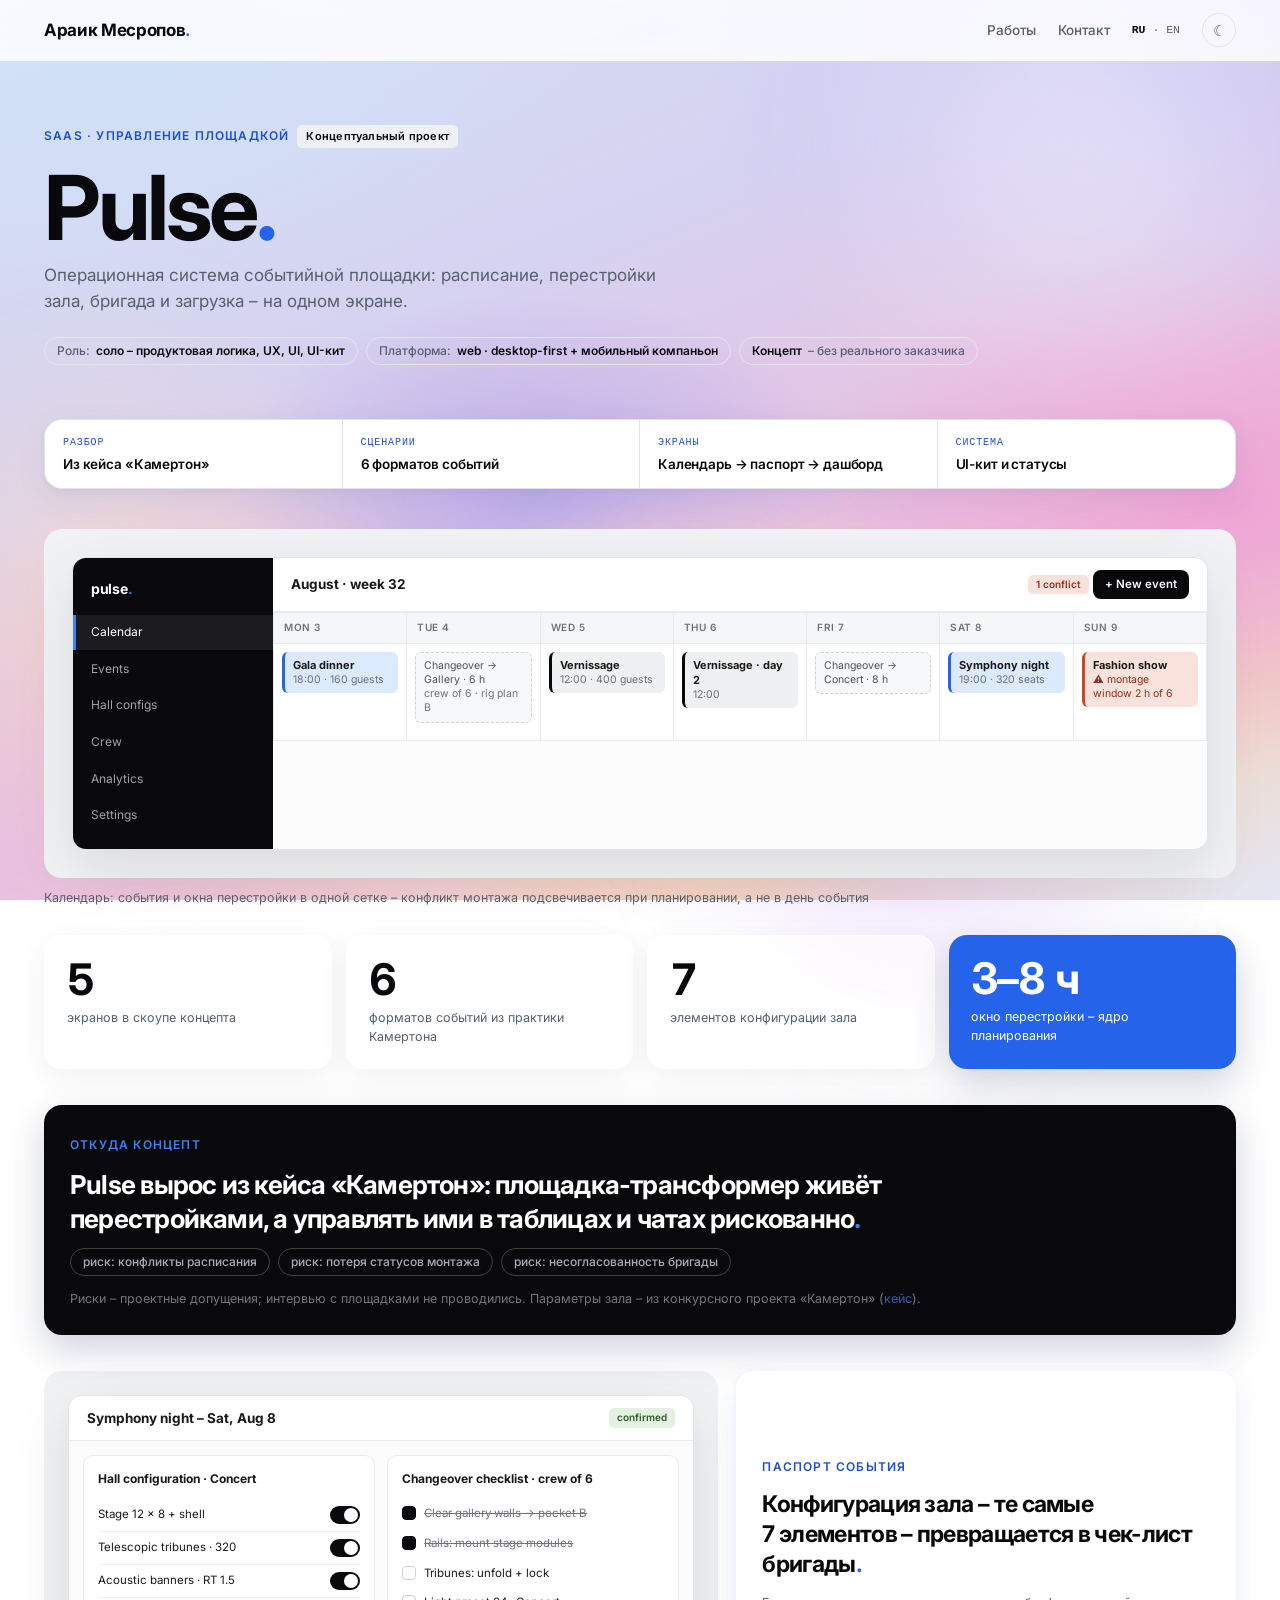
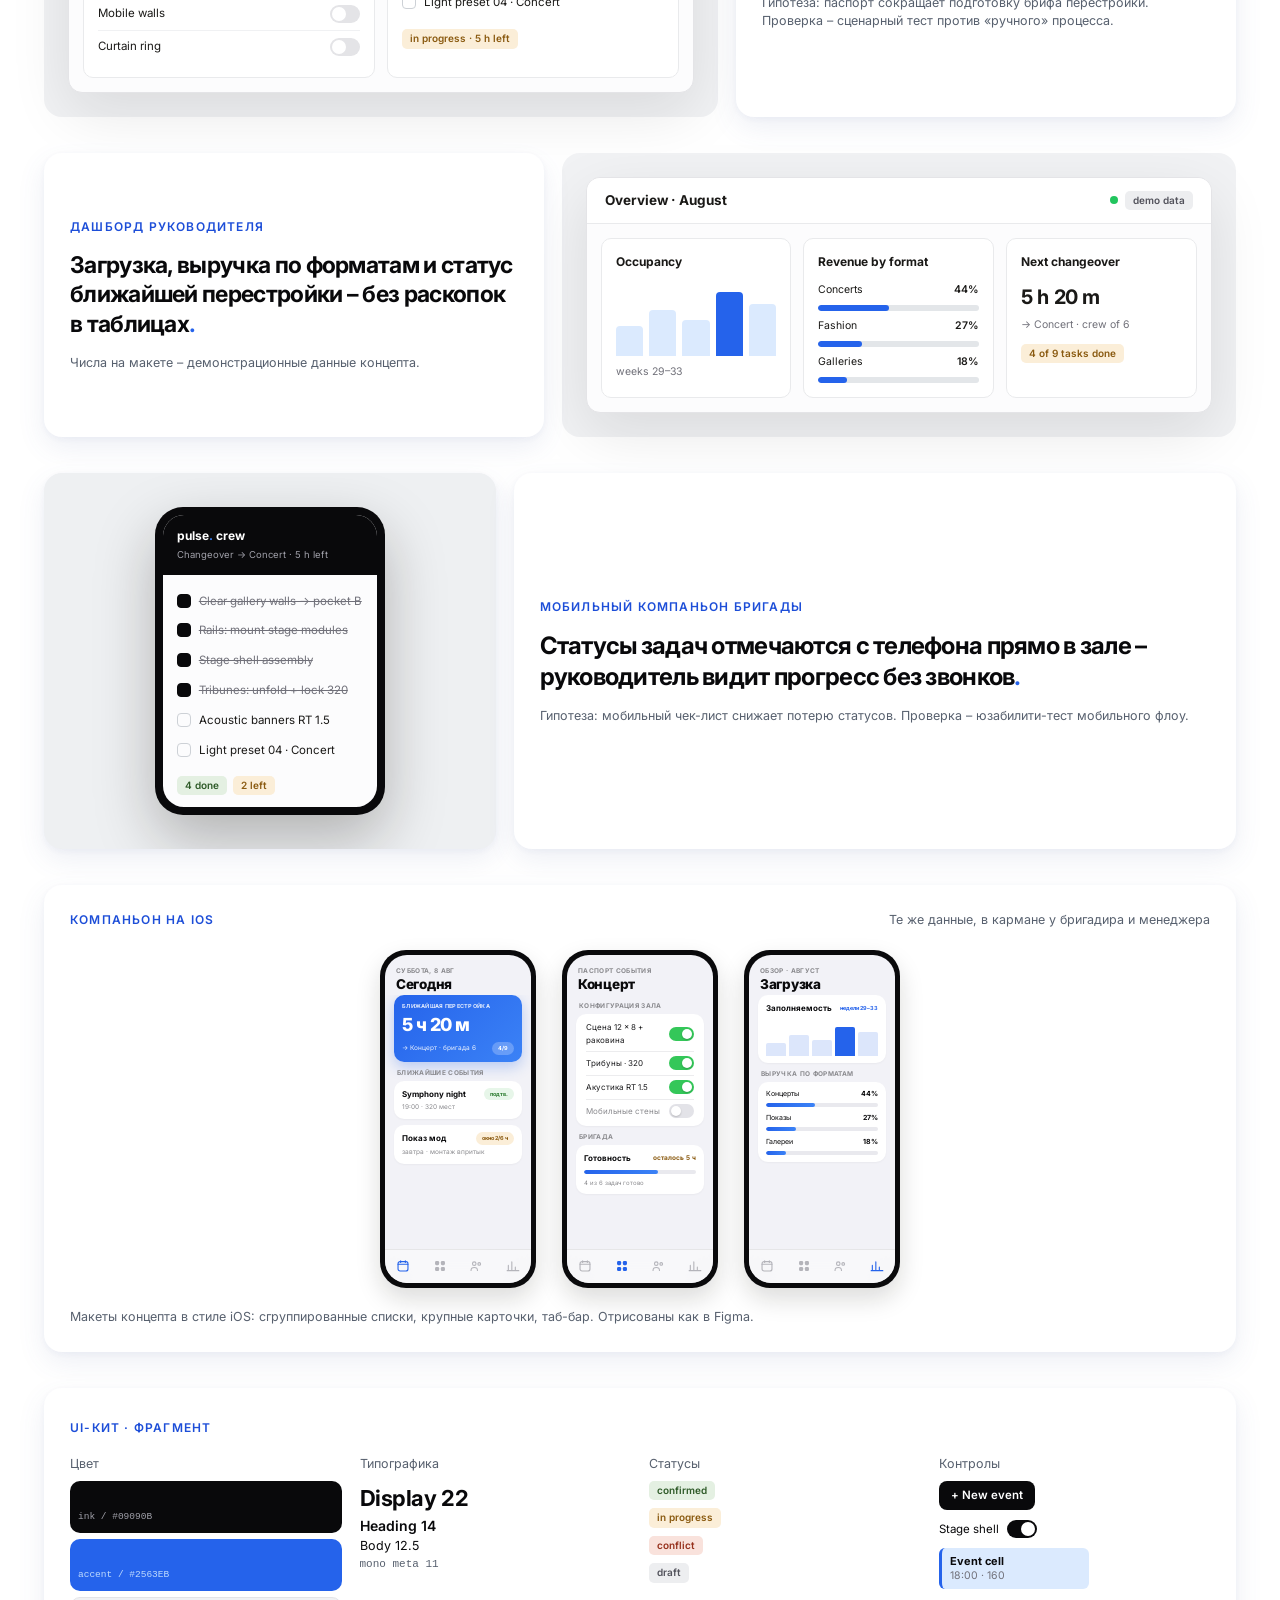
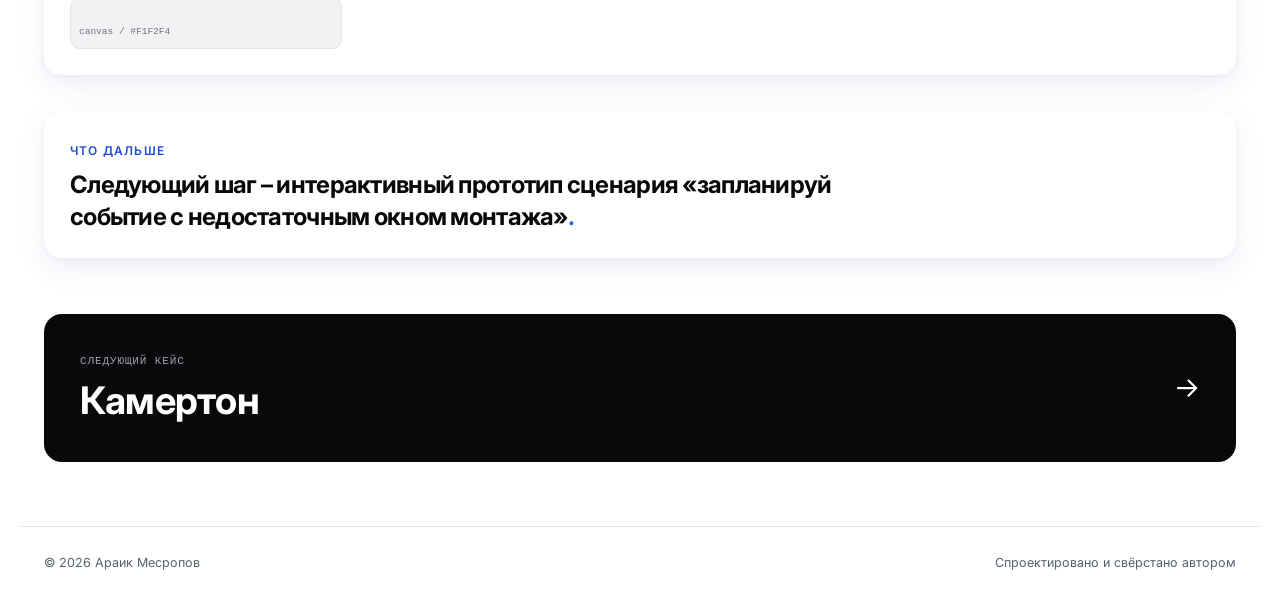
<file: case-pulse.html>
<!DOCTYPE html>
<html lang="ru">
<head>
<meta charset="UTF-8">
<meta name="viewport" content="width=device-width, initial-scale=1">
<title>Pulse – SaaS событийной площадки · Араик Месропов</title>
<link rel="preconnect" href="https://fonts.googleapis.com">
<link rel="preconnect" href="https://fonts.gstatic.com" crossorigin>
<link href="https://fonts.googleapis.com/css2?family=Inter:wght@400;500;600;700&display=swap" rel="stylesheet">
<link rel="stylesheet" href="styles.css">
<script>const _t=localStorage.getItem("theme")||(matchMedia("(prefers-color-scheme: dark)").matches?"dark":"light");document.documentElement.dataset.theme=_t;function typoBind(root){if(!root)return;try{var re=/(^|[\s(\u00AB\u201E"'\u2013\u2014\u2026])([0-9A-Za-z\u0410-\u044F\u0401\u0451]{1,2}|\u0434\u043B\u044F|\u043F\u0440\u0438|\u043F\u043E\u0434|\u043D\u0430\u0434|\u0431\u0435\u0437|\u043F\u0440\u043E|\u0447\u0442\u043E|\u043A\u0430\u043A|\u044D\u0442\u043E|\u0438\u043B\u0438|\u0442\u0430\u043A|\u0443\u0436\u0435|the|and|but|for|not)[ \t]+/g;var w=document.createTreeWalker(root,NodeFilter.SHOW_TEXT,null,false),ns=[],n;while(n=w.nextNode())ns.push(n);ns.forEach(function(t){var pn=t.parentNode;if(pn&&/^(SCRIPT|STYLE|CODE|PRE|TEXTAREA)$/.test(pn.nodeName))return;var v=t.nodeValue,p;if(!v||!v.trim())return;do{p=v;v=v.replace(re,'$1$2\u00A0')}while(v!==p);if(v!==t.nodeValue)t.nodeValue=v})}catch(e){}}function tgT(){const d=document.documentElement;d.dataset.theme=d.dataset.theme==="dark"?"light":"dark";localStorage.setItem("theme",d.dataset.theme)}function tgM(){const d=document.documentElement;const o=!d.classList.contains("mnav");d.classList.toggle("mnav",o);const b=document.querySelector(".burger");if(b)b.setAttribute("aria-expanded",o)}addEventListener("DOMContentLoaded",function(){typoBind(document.body);var nav=document.querySelector("nav.main");if(!nav||document.querySelector(".mmenu"))return;var mm=document.createElement("nav");mm.className="mmenu";mm.setAttribute("aria-label","Мобильное меню");mm.innerHTML=nav.innerHTML;document.body.appendChild(mm);var tt=document.createElement("button");tt.className="totop";tt.setAttribute("aria-label","Наверх");tt.innerHTML="<svg width=\"20\" height=\"20\" viewBox=\"0 0 24 24\" fill=\"none\" stroke=\"currentColor\" stroke-width=\"2.2\" stroke-linecap=\"round\" stroke-linejoin=\"round\"><path d=\"M12 19V5M5 12l7-7 7 7\"/></svg>";tt.onclick=function(){window.scrollTo({top:0,behavior:"smooth"})};document.body.appendChild(tt);var st=false;addEventListener("scroll",function(){var s=window.scrollY>400;if(s!==st){st=s;document.documentElement.classList.toggle("scrolled",s)}},{passive:true});});addEventListener("click",function(e){var a=e.target.closest(".mmenu a");if(a&&document.documentElement.classList.contains("mnav"))setTimeout(tgM,60)});addEventListener("keydown",function(e){if(e.key==="Escape"&&document.documentElement.classList.contains("mnav"))tgM()});</script>
<style>
.pui{background:#F1F2F4;border-radius:var(--r);padding:clamp(14px,2.5vw,28px)}
.app{background:#FCFCFD;border:1px solid #E4E4E7;border-radius:14px;overflow:hidden;display:grid;grid-template-columns:200px 1fr;font-size:12.5px;color:#1A1917;box-shadow:0 20px 60px rgba(20,18,16,.1)}
.sb{background:#09090B;color:#A7ADB8;padding:16px 0;display:flex;flex-direction:column;gap:2px}
.sb .lg{color:#fff;font-weight:700;font-size:14px;padding:4px 18px 14px;letter-spacing:-.02em}
.sb .lg i{color:#3B82F6;font-style:normal}
.sb a{padding:8px 18px;font-size:12px;color:#A1A1AA}
.sb a.on{background:#1C1C20;color:#fff;border-left:3px solid #3B82F6;padding-left:15px}
.tp{display:flex;align-items:center;justify-content:space-between;padding:12px 18px;border-bottom:1px solid #E9EAEC;background:#fff}
.tp b{font-size:13.5px}
.cal{display:grid;grid-template-columns:repeat(7,1fr);gap:1px;background:#E9EAEC;padding:1px}
.cal .dh{background:#F5F6F7;padding:7px 10px;font-size:10px;font-weight:600;color:#71717A;text-transform:uppercase;letter-spacing:.05em}
.cal .dc{background:#fff;min-height:96px;padding:8px;display:flex;flex-direction:column;gap:6px}
.ev{border-radius:6px;padding:6px 8px;font-size:10.5px;line-height:1.35;border-left:3px solid #09090B;background:#EEF0F2}
.ev b{display:block;font-size:11px}
.ev span{color:#71717A}
.ev.gala{border-color:#2563EB;background:#DBEAFE}
.ev.mont{border:1px dashed #CDD1D6;border-left:1px dashed #CDD1D6;background:#F7F8F9;color:#52525B}
.ev.conf{border-color:#C24A2E;background:#F9E2DC}
.ev.conf span{color:#96301C}
.pcard{background:#fff;border:1px solid #E9EAEC;border-radius:10px;padding:14px}
.pcard h5{font-size:12px;margin-bottom:10px}
.tgl{display:flex;justify-content:space-between;align-items:center;padding:7px 0;border-bottom:1px solid #F0F1F3;font-size:11.5px}
.tgl:last-child{border:0}
.sw{width:30px;height:18px;border-radius:99px;background:#E4E4E7;position:relative}
.sw.on{background:#09090B}
.sw i{position:absolute;top:2px;left:2px;width:14px;height:14px;border-radius:50%;background:#fff;display:block}
.sw.on i{left:14px}
.ck{display:flex;gap:8px;align-items:flex-start;padding:6px 0;font-size:11.5px}
.ck i{width:14px;height:14px;border-radius:4px;border:1.5px solid #CDD1D6;display:block;flex:none;margin-top:1px}
.ck.done i{background:#09090B;border-color:#09090B}
.ck.done span{text-decoration:line-through;color:#71717A}
.hbar{display:flex;align-items:flex-end;gap:6px;height:74px}
.hbar i{flex:1;background:#DBEAFE;border-radius:4px 4px 0 0;display:block}
.hbar i.hi{background:#2563EB}
.phone{width:230px;background:#09090B;border-radius:28px;padding:8px;box-shadow:0 24px 60px rgba(20,18,16,.28)}
.pscr{background:#FCFCFD;border-radius:21px;overflow:hidden;font-size:11px;color:#1A1917}
.tok{height:52px;border-radius:10px;display:flex;align-items:flex-end;padding:8px;font-family:var(--mono);font-size:9.5px}
.iosrow{display:flex;gap:20px;justify-content:center;flex-wrap:wrap}
.iosrow .phone{width:212px}
.iosbar{display:flex;align-items:center;justify-content:space-between;padding:9px 15px 5px;font-size:10.5px;font-weight:700;color:#111}
.iosbar .r{display:flex;align-items:center;gap:6px}
.iosbar .bat{position:relative;width:20px;height:10px;border:1.2px solid #111;border-radius:3px;opacity:.9}
.iosbar .bat::before{content:"";position:absolute;top:2px;left:1.5px;bottom:2px;width:72%;background:#111;border-radius:1px}
.iosbar .bat::after{content:"";position:absolute;right:-3px;top:3px;width:2px;height:4px;background:#111;border-radius:0 1px 1px 0}
.ioshd{padding:2px 14px 10px}
.ioshd b{font-size:14px;letter-spacing:-.02em}
.ioscard{margin:0 12px 10px;border:1px solid #E9EAEC;border-radius:12px;padding:11px 12px;background:#fff}
.ioscard .tgl{padding:6px 0}
</style>
</head>
<body>

<header class="site">
  <div class="wrap">
    <a class="logo" href="index.html">Араик Месропов<b>.</b></a>
    <nav class="main" aria-label="Основная навигация">
      <a href="index.html#work">Работы</a>
      <a href="index.html#contact">Контакт</a>
      <a class="lang" href="en/case-pulse.html"><b>RU</b> · EN</a>
      <button class="tbtn" onclick="tgT()" aria-label="Переключить тему"></button>
    </nav>
    <button class="burger" aria-label="Меню" aria-expanded="false" onclick="tgM()"><span></span><span></span><span></span></button>
  </div>
</header>
<div class="mm-ov" onclick="tgM()" aria-hidden="true"></div>

<main>
<div class="case-hero wrap">
  <div class="row"><span class="k">SaaS · управление площадкой</span><span class="badge">Концептуальный проект</span></div>
  <h1 class="d" style="margin:16px 0 10px">Pulse<span class="dot">.</span></h1>
  <p class="lead" style="max-width:640px">Операционная система событийной площадки: расписание, перестройки зала, бригада и загрузка – на одном экране.</p>
  <div class="meta-chips">
    <span class="chip">Роль: <b>соло – продуктовая логика, UX, UI, UI-кит</b></span>
    <span class="chip">Платформа: <b>web · desktop-first + мобильный компаньон</b></span>
    <span class="chip"><b>Концепт</b> – без реального заказчика</span>
  </div>
</div>

<div class="wrap"><div class="stageline reveal">
  <div class="st"><span>Разбор</span><b>Из кейса «Камертон»</b></div>
  <div class="st"><span>Сценарии</span><b>6 форматов событий</b></div>
  <div class="st"><span>Экраны</span><b>Календарь → паспорт → дашборд</b></div>
  <div class="st"><span>Система</span><b>UI-кит и статусы</b></div>
</div></div>

<div class="wrap">

  <div class="pui reveal">
    <div class="app">
      <nav class="sb" aria-hidden="true">
        <span class="lg">pulse<i>.</i></span>
        <a class="on">Calendar</a><a>Events</a><a>Hall configs</a><a>Crew</a><a>Analytics</a><a>Settings</a>
      </nav>
      <div>
        <div class="tp"><b>August · week 32</b><span><span class="uibadge uib-err">1 conflict</span>&nbsp;<span class="uibtn">+ New event</span></span></div>
        <div class="cal">
          <div class="dh">Mon 3</div><div class="dh">Tue 4</div><div class="dh">Wed 5</div><div class="dh">Thu 6</div><div class="dh">Fri 7</div><div class="dh">Sat 8</div><div class="dh">Sun 9</div>
          <div class="dc"><div class="ev gala"><b>Gala dinner</b><span>18:00 · 160 guests</span></div></div>
          <div class="dc"><div class="ev mont">Changeover → Gallery · 6 h<br><span>crew of 6 · rig plan B</span></div></div>
          <div class="dc"><div class="ev"><b>Vernissage</b><span>12:00 · 400 guests</span></div></div>
          <div class="dc"><div class="ev"><b>Vernissage · day 2</b><span>12:00</span></div></div>
          <div class="dc"><div class="ev mont">Changeover → Concert · 8 h</div></div>
          <div class="dc"><div class="ev gala"><b>Symphony night</b><span>19:00 · 320 seats</span></div></div>
          <div class="dc"><div class="ev conf"><b>Fashion show</b><span>⚠ montage window 2 h of 6</span></div></div>
        </div>
      </div>
    </div>
  </div>
  <p class="figcap">Календарь: события и окна перестройки в одной сетке – конфликт монтажа подсвечивается при планировании, а не в день события</p>

  <div class="statband" style="margin-top:28px">
    <div class="tile pad stat reveal"><div class="n">5</div><div class="l">экранов в скоупе концепта</div></div>
    <div class="tile pad stat reveal"><div class="n">6</div><div class="l">форматов событий из практики Камертона</div></div>
    <div class="tile pad stat reveal"><div class="n">7</div><div class="l">элементов конфигурации зала</div></div>
    <div class="tile copper pad stat reveal"><div class="n">3–8 ч</div><div class="l">окно перестройки – ядро планирования</div></div>
  </div>

  <div class="tile ink pad reveal" style="margin-top:36px">
    <span class="k">Откуда концепт</span>
    <p class="big" style="font-size:clamp(19px,2.2vw,26px);margin:12px 0;line-height:1.3;max-width:840px">Pulse вырос из кейса «Камертон»: площадка-трансформер живёт перестройками, а управлять ими в таблицах и чатах рискованно<span style="color:var(--copper-light)">.</span></p>
    <div class="row" style="margin-top:6px">
      <span class="chip" style="border-color:#3F3F46;color:#A7ADB8">риск: конфликты расписания</span>
      <span class="chip" style="border-color:#3F3F46;color:#A7ADB8">риск: потеря статусов монтажа</span>
      <span class="chip" style="border-color:#3F3F46;color:#A7ADB8">риск: несогласованность бригады</span>
    </div>
    <p class="cap" style="margin-top:14px;opacity:.7">Риски – проектные допущения; интервью с площадками не проводились. Параметры зала – из конкурсного проекта «Камертон» (<a href="case-kamerton.html" style="color:var(--copper-light)">кейс</a>).</p>
  </div>

  <div class="bento" style="grid-template-columns:1.35fr 1fr;margin-top:36px" id="pl-passport">
    <div class="pui reveal" style="padding:clamp(14px,2vw,24px)">
      <div class="app" style="grid-template-columns:1fr">
        <div>
          <div class="tp"><b>Symphony night – Sat, Aug 8</b><span class="uibadge uib-ok">confirmed</span></div>
          <div style="display:grid;grid-template-columns:1fr 1fr;gap:12px;padding:14px">
            <div class="pcard">
              <h5>Hall configuration · Concert</h5>
              <div class="tgl"><span>Stage 12 × 8 + shell</span><span class="sw on"><i></i></span></div>
              <div class="tgl"><span>Telescopic tribunes · 320</span><span class="sw on"><i></i></span></div>
              <div class="tgl"><span>Acoustic banners · RT 1.5</span><span class="sw on"><i></i></span></div>
              <div class="tgl"><span>Mobile walls</span><span class="sw"><i></i></span></div>
              <div class="tgl"><span>Curtain ring</span><span class="sw"><i></i></span></div>
            </div>
            <div class="pcard">
              <h5>Changeover checklist · crew of 6</h5>
              <div class="ck done"><i></i><span>Clear gallery walls → pocket B</span></div>
              <div class="ck done"><i></i><span>Rails: mount stage modules</span></div>
              <div class="ck"><i></i><span>Tribunes: unfold + lock</span></div>
              <div class="ck"><i></i><span>Light preset 04 · Concert</span></div>
              <div style="margin-top:10px"><span class="uibadge uib-warn">in progress · 5 h left</span></div>
            </div>
          </div>
        </div>
      </div>
    </div>
    <div class="tile pad reveal" style="display:flex;flex-direction:column;justify-content:center;gap:14px">
      <span class="k">Паспорт события</span>
      <p class="big" style="font-size:clamp(18px,2vw,23px);line-height:1.3">Конфигурация зала – те самые 7 элементов – превращается в чек-лист бригады<span style="color:var(--copper)">.</span></p>
      <p class="cap">Гипотеза: паспорт сокращает подготовку брифа перестройки. Проверка – сценарный тест против «ручного» процесса.</p>
    </div>
  </div>

  <div class="bento" style="grid-template-columns:1fr 1.35fr;margin-top:36px" id="pl-dash">
    <div class="tile pad reveal" style="display:flex;flex-direction:column;justify-content:center;gap:14px">
      <span class="k">Дашборд руководителя</span>
      <p class="big" style="font-size:clamp(18px,2vw,23px);line-height:1.3">Загрузка, выручка по форматам и статус ближайшей перестройки – без раскопок в таблицах<span style="color:var(--copper)">.</span></p>
      <p class="cap">Числа на макете – демонстрационные данные концепта.</p>
    </div>
    <div class="pui reveal" style="padding:clamp(14px,2vw,24px)">
      <div class="app" style="grid-template-columns:1fr">
        <div>
          <div class="tp"><b>Overview · August</b><span style="display:inline-flex;align-items:center;gap:7px"><span class="livedot"></span><span class="uibadge uib-mut">demo data</span></span></div>
          <div style="display:grid;grid-template-columns:1fr 1fr 1fr;gap:12px;padding:14px">
            <div class="pcard"><h5>Occupancy</h5><div class="hbar"><i style="--h:40%;--d:.1s"></i><i style="--h:62%;--d:.2s"></i><i style="--h:48%;--d:.3s"></i><i class="hi" style="--h:86%;--d:.4s"></i><i style="--h:70%;--d:.5s"></i></div><p style="margin-top:8px;font-size:10.5px;color:#71717A">weeks 29–33</p></div>
            <div class="pcard"><h5>Revenue by format</h5>
              <div style="display:flex;flex-direction:column;gap:7px;font-size:10.5px">
                <span>Concerts<span style="float:right;font-weight:600">44%</span></span><div class="bar" style="height:6px"><i style="width:44%"></i></div>
                <span>Fashion<span style="float:right;font-weight:600">27%</span></span><div class="bar" style="height:6px"><i style="width:27%"></i></div>
                <span>Galleries<span style="float:right;font-weight:600">18%</span></span><div class="bar" style="height:6px"><i style="width:18%"></i></div>
              </div>
            </div>
            <div class="pcard"><h5>Next changeover</h5>
              <p style="font-size:20px;font-weight:700;letter-spacing:-.02em">5 h 20 m</p>
              <p style="font-size:10.5px;color:#71717A;margin:4px 0 10px">→ Concert · crew of 6</p>
              <span class="uibadge uib-warn">4 of 9 tasks done</span>
            </div>
          </div>
        </div>
      </div>
    </div>
  </div>

  <div class="bento" style="grid-template-columns:1fr 1.6fr;margin-top:36px" id="pl-mobile">
    <div class="tile beige reveal" style="display:flex;align-items:center;justify-content:center;padding:34px">
      <div class="phone">
        <div class="pscr">
          <div style="background:#09090B;color:#fff;padding:12px 14px"><b style="font-size:12px">pulse<span style="color:#3B82F6">.</span> crew</b><p style="color:#A1A1AA;font-size:9.5px;margin-top:2px">Changeover → Concert · 5 h left</p></div>
          <div style="padding:12px 14px">
            <div class="ck done"><i></i><span>Clear gallery walls → pocket B</span></div>
            <div class="ck done"><i></i><span>Rails: mount stage modules</span></div>
            <div class="ck done"><i></i><span>Stage shell assembly</span></div>
            <div class="ck done"><i></i><span>Tribunes: unfold + lock 320</span></div>
            <div class="ck"><i></i><span>Acoustic banners RT 1.5</span></div>
            <div class="ck"><i></i><span>Light preset 04 · Concert</span></div>
            <div style="margin-top:10px;display:flex;gap:6px"><span class="uibadge uib-ok">4 done</span><span class="uibadge uib-warn">2 left</span></div>
          </div>
        </div>
      </div>
    </div>
    <div class="tile pad reveal" style="display:flex;flex-direction:column;justify-content:center;gap:14px">
      <span class="k">Мобильный компаньон бригады</span>
      <p class="big" style="font-size:clamp(18px,2.2vw,24px);line-height:1.3">Статусы задач отмечаются с телефона прямо в зале – руководитель видит прогресс без звонков<span style="color:var(--copper)">.</span></p>
      <p class="cap">Гипотеза: мобильный чек-лист снижает потерю статусов. Проверка – юзабилити-тест мобильного флоу.</p>
    </div>
  </div>

  <div class="tile pad reveal" style="margin-top:36px;overflow:visible">
    <div class="sec-head" style="margin-bottom:20px"><span class="k">Компаньон на iOS</span><span class="cap">Те же данные, в кармане у бригадира и менеджера</span></div>
    <div style="display:flex;gap:26px;justify-content:center;flex-wrap:wrap">

      <div class="iph"><div class="scr">
        <div class="nav"><div class="d">Суббота, 8 авг</div><div class="t">Сегодня</div></div>
        <div class="body">
          <div class="card blue">
            <div style="font-size:5.5px;font-weight:700;opacity:.85;letter-spacing:.05em">БЛИЖАЙШАЯ ПЕРЕСТРОЙКА</div>
            <div style="font-size:18px;font-weight:800;letter-spacing:-.03em;margin:1px 0 3px">5 ч 20 м</div>
            <div class="rowb"><span style="font-size:6.5px;opacity:.92">→ Концерт · бригада 6</span><span style="font-size:5.5px;font-weight:700;background:rgba(255,255,255,.24);padding:2px 6px;border-radius:99px">4/9</span></div>
          </div>
          <div class="grp">Ближайшие события</div>
          <div class="card">
            <div class="rowb"><b style="font-size:8px">Symphony night</b><span style="font-size:5.5px;font-weight:700;color:#2E7D32;background:#E7F6E9;padding:2px 6px;border-radius:99px">подтв.</span></div>
            <div style="font-size:6.5px;color:#8A8A8E;margin-top:2px">19:00 · 320 мест</div>
          </div>
          <div class="card">
            <div class="rowb"><b style="font-size:8px">Показ мод</b><span style="font-size:5.5px;font-weight:700;color:#8A5A10;background:#FBEED8;padding:2px 6px;border-radius:99px">окно 2/6 ч</span></div>
            <div style="font-size:6.5px;color:#8A8A8E;margin-top:2px">завтра · монтаж впритык</div>
          </div>
        </div>
        <div class="tab">
          <svg viewBox="0 0 24 24" fill="none" stroke="currentColor" stroke-width="1.9" stroke-linecap="round" stroke-linejoin="round" class="on"><rect x="3.5" y="4.5" width="17" height="16" rx="3.5"/><path d="M3.5 9h17M8 3v3M16 3v3"/></svg>
          <svg viewBox="0 0 24 24" fill="currentColor"><rect x="3.5" y="3.5" width="7" height="7" rx="2.2"/><rect x="13.5" y="3.5" width="7" height="7" rx="2.2"/><rect x="3.5" y="13.5" width="7" height="7" rx="2.2"/><rect x="13.5" y="13.5" width="7" height="7" rx="2.2"/></svg>
          <svg viewBox="0 0 24 24" fill="none" stroke="currentColor" stroke-width="1.9" stroke-linecap="round" stroke-linejoin="round"><circle cx="9" cy="8" r="3"/><path d="M3.5 19.5c0-3 2.7-5 5.5-5s5.5 2 5.5 5"/><circle cx="17.5" cy="8.5" r="2.3"/></svg>
          <svg viewBox="0 0 24 24" fill="none" stroke="currentColor" stroke-width="1.9" stroke-linecap="round" stroke-linejoin="round"><path d="M4 20V11M10 20V5M16 20v-6M22 20H2"/></svg>
        </div>
      </div></div>

      <div class="iph"><div class="scr">
        <div class="nav"><div class="d">Паспорт события</div><div class="t">Концерт</div></div>
        <div class="body">
          <div class="grp">Конфигурация зала</div>
          <div class="card" style="padding:3px 10px">
            <div class="li"><span>Сцена 12 × 8 + раковина</span><span class="isw"></span></div>
            <div class="li"><span>Трибуны · 320</span><span class="isw"></span></div>
            <div class="li"><span>Акустика RT 1.5</span><span class="isw"></span></div>
            <div class="li"><span style="color:#8A8A8E">Мобильные стены</span><span class="isw off"></span></div>
          </div>
          <div class="grp">Бригада</div>
          <div class="card">
            <div class="rowb"><b style="font-size:8px">Готовность</b><span style="font-size:6.5px;color:#8A5A10;font-weight:700">осталось 5 ч</span></div>
            <div class="ibar" style="margin-top:6px"><i style="width:66%"></i></div>
            <div style="font-size:6px;color:#8A8A8E;margin-top:4px">4 из 6 задач готово</div>
          </div>
        </div>
        <div class="tab">
          <svg viewBox="0 0 24 24" fill="none" stroke="currentColor" stroke-width="1.9" stroke-linecap="round" stroke-linejoin="round"><rect x="3.5" y="4.5" width="17" height="16" rx="3.5"/><path d="M3.5 9h17M8 3v3M16 3v3"/></svg>
          <svg viewBox="0 0 24 24" fill="currentColor" class="on"><rect x="3.5" y="3.5" width="7" height="7" rx="2.2"/><rect x="13.5" y="3.5" width="7" height="7" rx="2.2"/><rect x="3.5" y="13.5" width="7" height="7" rx="2.2"/><rect x="13.5" y="13.5" width="7" height="7" rx="2.2"/></svg>
          <svg viewBox="0 0 24 24" fill="none" stroke="currentColor" stroke-width="1.9" stroke-linecap="round" stroke-linejoin="round"><circle cx="9" cy="8" r="3"/><path d="M3.5 19.5c0-3 2.7-5 5.5-5s5.5 2 5.5 5"/><circle cx="17.5" cy="8.5" r="2.3"/></svg>
          <svg viewBox="0 0 24 24" fill="none" stroke="currentColor" stroke-width="1.9" stroke-linecap="round" stroke-linejoin="round"><path d="M4 20V11M10 20V5M16 20v-6M22 20H2"/></svg>
        </div>
      </div></div>

      <div class="iph"><div class="scr">
        <div class="nav"><div class="d">Обзор · август</div><div class="t">Загрузка</div></div>
        <div class="body">
          <div class="card">
            <div class="rowb"><b style="font-size:8px">Заполняемость</b><span style="font-size:5.5px;color:#2563EB;font-weight:700">недели 29–33</span></div>
            <div class="hb" style="margin-top:8px"><i style="height:40%"></i><i style="height:62%"></i><i style="height:48%"></i><i class="hi" style="height:86%"></i><i style="height:70%"></i></div>
          </div>
          <div class="grp">Выручка по форматам</div>
          <div class="card">
            <div class="rowb" style="font-size:7px"><span>Концерты</span><b>44%</b></div><div class="ibar" style="margin:3px 0 6px"><i style="width:44%"></i></div>
            <div class="rowb" style="font-size:7px"><span>Показы</span><b>27%</b></div><div class="ibar" style="margin:3px 0 6px"><i style="width:27%"></i></div>
            <div class="rowb" style="font-size:7px"><span>Галереи</span><b>18%</b></div><div class="ibar" style="margin:3px 0 0"><i style="width:18%"></i></div>
          </div>
        </div>
        <div class="tab">
          <svg viewBox="0 0 24 24" fill="none" stroke="currentColor" stroke-width="1.9" stroke-linecap="round" stroke-linejoin="round"><rect x="3.5" y="4.5" width="17" height="16" rx="3.5"/><path d="M3.5 9h17M8 3v3M16 3v3"/></svg>
          <svg viewBox="0 0 24 24" fill="currentColor"><rect x="3.5" y="3.5" width="7" height="7" rx="2.2"/><rect x="13.5" y="3.5" width="7" height="7" rx="2.2"/><rect x="3.5" y="13.5" width="7" height="7" rx="2.2"/><rect x="13.5" y="13.5" width="7" height="7" rx="2.2"/></svg>
          <svg viewBox="0 0 24 24" fill="none" stroke="currentColor" stroke-width="1.9" stroke-linecap="round" stroke-linejoin="round"><circle cx="9" cy="8" r="3"/><path d="M3.5 19.5c0-3 2.7-5 5.5-5s5.5 2 5.5 5"/><circle cx="17.5" cy="8.5" r="2.3"/></svg>
          <svg viewBox="0 0 24 24" fill="none" stroke="currentColor" stroke-width="1.9" stroke-linecap="round" stroke-linejoin="round" class="on"><path d="M4 20V11M10 20V5M16 20v-6M22 20H2"/></svg>
        </div>
      </div></div>

    </div>
    <p class="cap" style="margin-top:20px">Макеты концепта в стиле iOS: сгруппированные списки, крупные карточки, таб-бар. Отрисованы как в Figma.</p>
  </div>

  <div class="tile pad reveal" style="margin-top:36px">
    <span class="k">UI-кит · фрагмент</span>
    <div class="bento" style="grid-template-columns:repeat(4,1fr);margin-top:16px" id="pl-ds">
      <div>
        <p class="cap" style="margin-bottom:8px">Цвет</p>
        <div style="display:grid;gap:6px">
          <div class="tok" style="background:#09090B;color:#A1A1AA">ink / #09090B</div>
          <div class="tok" style="background:#2563EB;color:#BFDBFE">accent / #2563EB</div>
          <div class="tok" style="background:#F1F2F4;color:#71717A;border:1px solid #E4E4E7">canvas / #F1F2F4</div>
        </div>
      </div>
      <div>
        <p class="cap" style="margin-bottom:8px">Типографика</p>
        <p style="font-size:22px;font-weight:700;letter-spacing:-.02em">Display 22</p>
        <p style="font-size:14px;font-weight:600">Heading 14</p>
        <p style="font-size:12.5px">Body 12.5</p>
        <p style="font-family:var(--mono);font-size:11px;color:var(--muted)">mono meta 11</p>
      </div>
      <div>
        <p class="cap" style="margin-bottom:8px">Статусы</p>
        <div style="display:flex;flex-direction:column;gap:8px;align-items:flex-start">
          <span class="uibadge uib-ok">confirmed</span>
          <span class="uibadge uib-warn">in progress</span>
          <span class="uibadge uib-err">conflict</span>
          <span class="uibadge uib-mut">draft</span>
        </div>
      </div>
      <div>
        <p class="cap" style="margin-bottom:8px">Контролы</p>
        <div style="display:flex;flex-direction:column;gap:10px;align-items:flex-start">
          <span class="uibtn">+ New event</span>
          <span style="display:flex;align-items:center;gap:8px;font-size:11.5px">Stage shell <span class="sw on"><i></i></span></span>
          <div class="ev gala" style="min-width:150px"><b>Event cell</b><span>18:00 · 160</span></div>
        </div>
      </div>
    </div>
  </div>

  <div class="tile pad reveal" style="margin-top:36px">
    <span class="k">Что дальше</span>
    <p class="big" style="font-size:clamp(18px,2vw,24px);margin-top:8px;line-height:1.3;max-width:820px">Следующий шаг – интерактивный прототип сценария «запланируй событие с недостаточным окном монтажа»<span style="color:var(--copper)">.</span></p>
  </div>
</div>

<div class="wrap next-case">
  <a href="case-kamerton.html"><span><span class="nx">Следующий кейс</span><br><span class="nm">Камертон</span></span><span style="font-size:28px">→</span></a>
</div>
</main>

<footer class="site">
  <div class="wrap">
    <span>© 2026 Араик Месропов</span>
    <span>Спроектировано и свёрстано автором</span>
  </div>
</footer>
<script>
const io=new IntersectionObserver(es=>es.forEach(e=>{if(e.isIntersecting){e.target.classList.add('in');io.unobserve(e.target)}}),{threshold:.08});
document.querySelectorAll('.reveal').forEach(el=>io.observe(el));
const rm=matchMedia('(prefers-reduced-motion: reduce)').matches;
if(!rm){const io2=new IntersectionObserver(es=>es.forEach(e=>{if(!e.isIntersecting)return;io2.unobserve(e.target);const n=e.target,t=parseInt(n.dataset.cnt),s=performance.now(),d=750;const step=x=>{const p=Math.min(1,(x-s)/d);n.textContent=Math.round(t*(.15+.85*p*(2-p)));if(p<1)requestAnimationFrame(step)};requestAnimationFrame(step)}),{threshold:.6});
document.querySelectorAll('.stat .n').forEach(n=>{const v=n.textContent.trim();if(/^\d+$/.test(v)&&+v>1){n.dataset.cnt=v;io2.observe(n)}})}
</script>
<style>@media(max-width:960px){#pl-passport,#pl-dash,#pl-mobile{grid-template-columns:1fr!important}#pl-ds{grid-template-columns:1fr 1fr!important}.app{grid-template-columns:1fr!important}.sb{flex-direction:row;overflow-x:auto;padding:10px 8px}.sb .lg{padding:4px 12px}.sb a{white-space:nowrap;padding:6px 12px}.sb a.on{border-left:0;border-bottom:2px solid #3B82F6}.cal{grid-template-columns:repeat(2,1fr)}.cal .dh:nth-child(n+3){display:none}.cal .dc:nth-child(n+10){display:none}}</style>
</body>
</html>
</file>
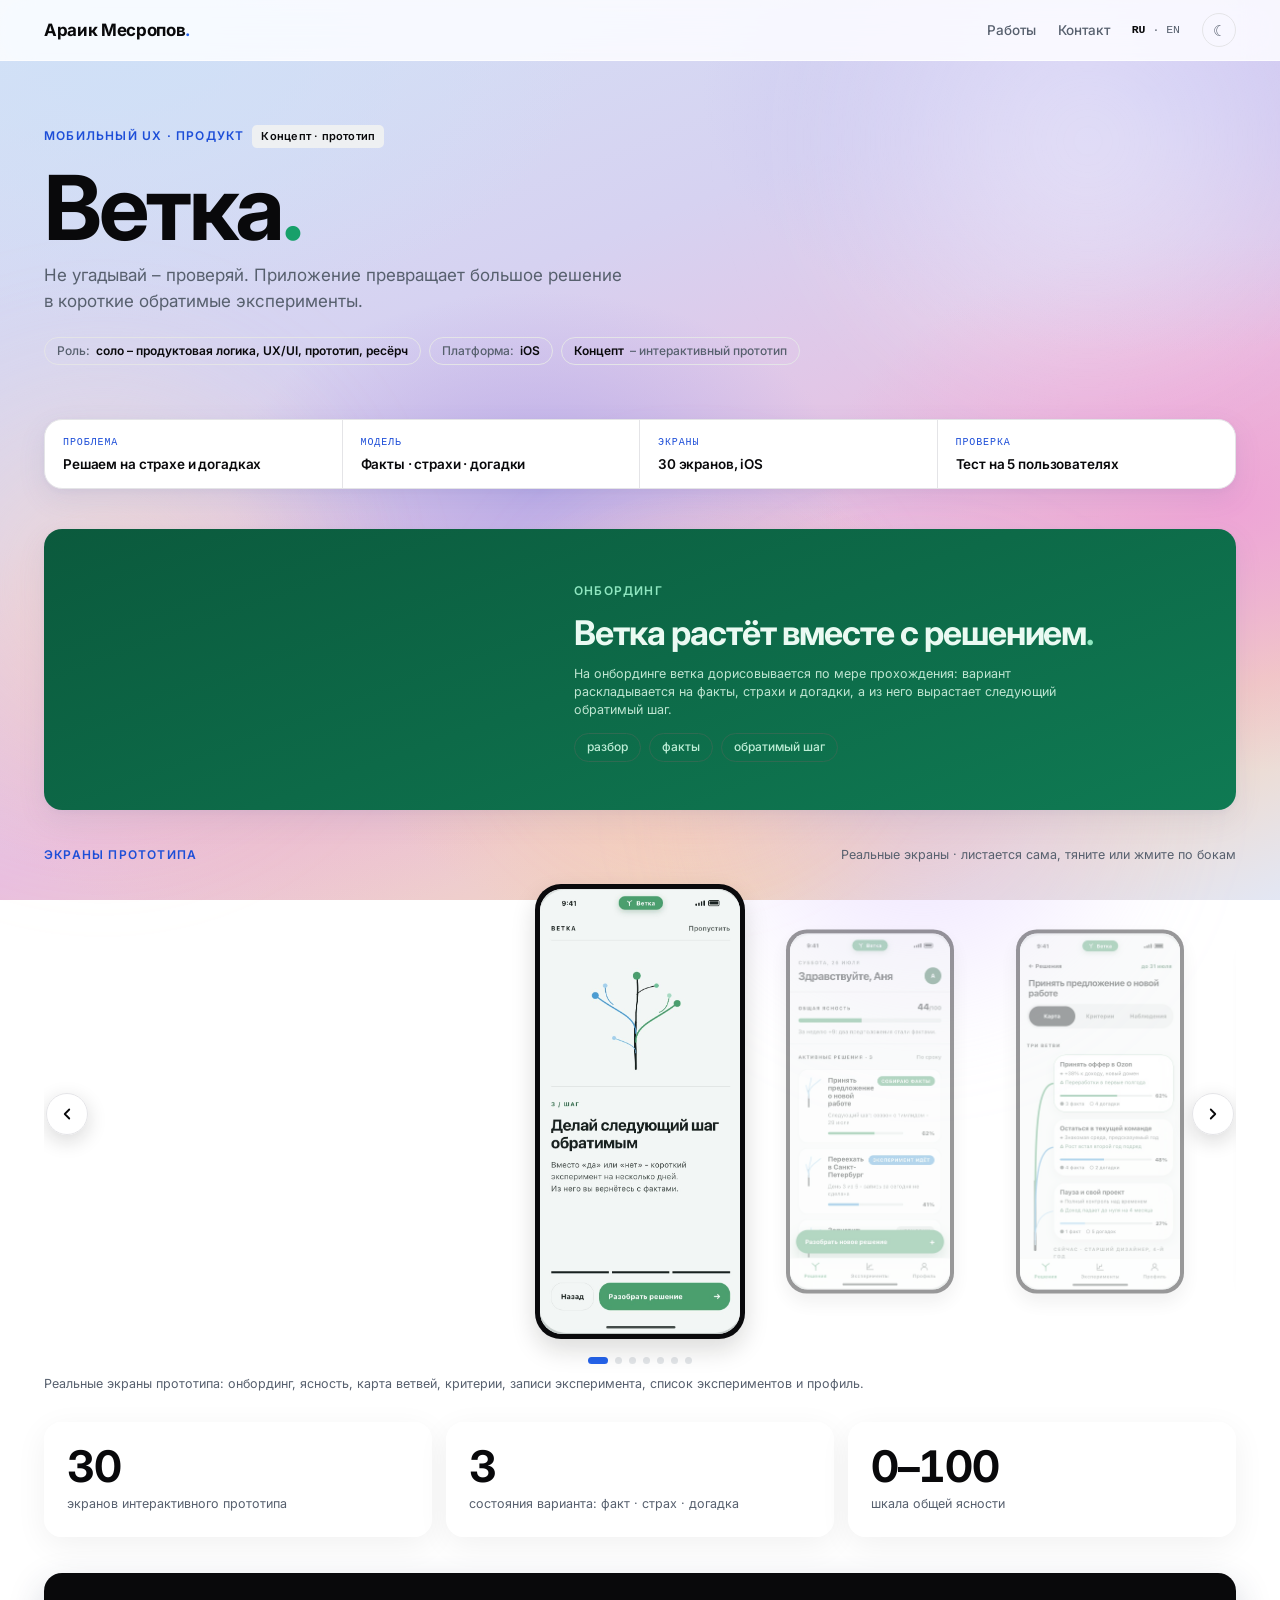
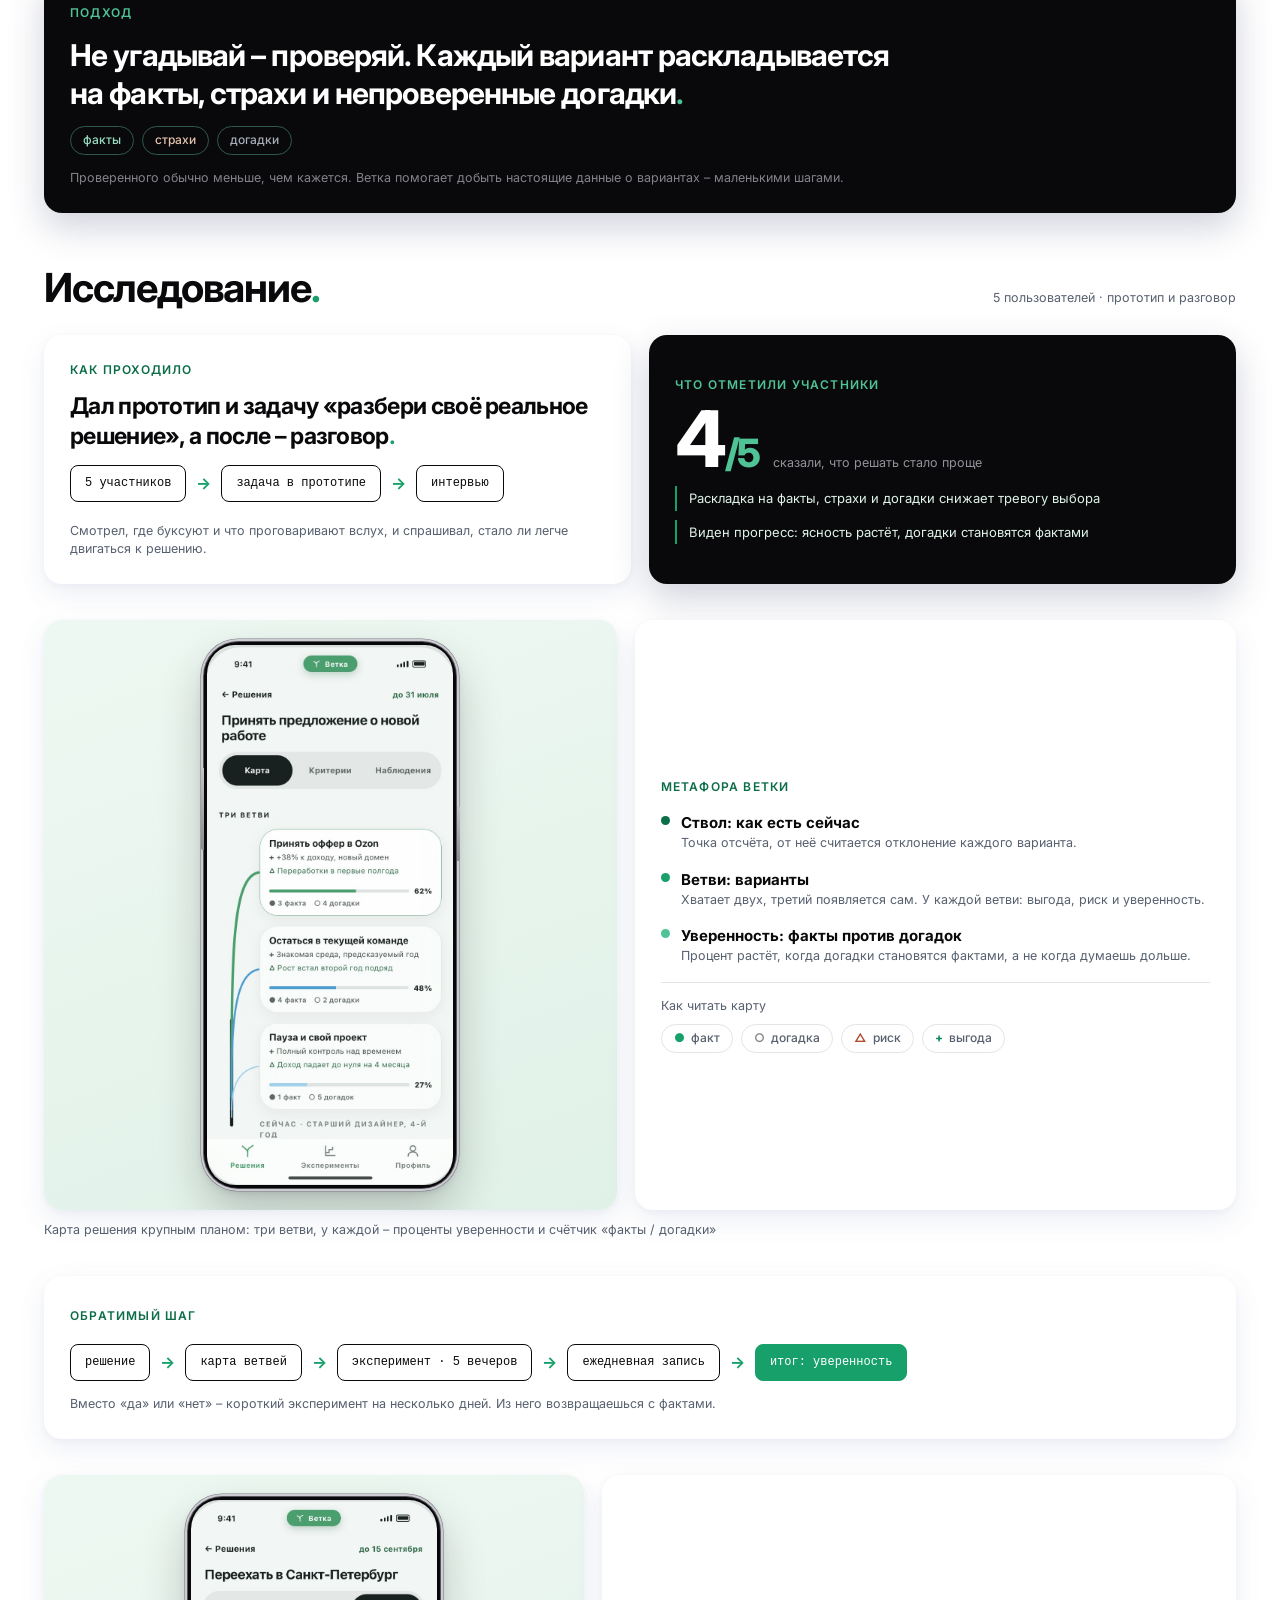
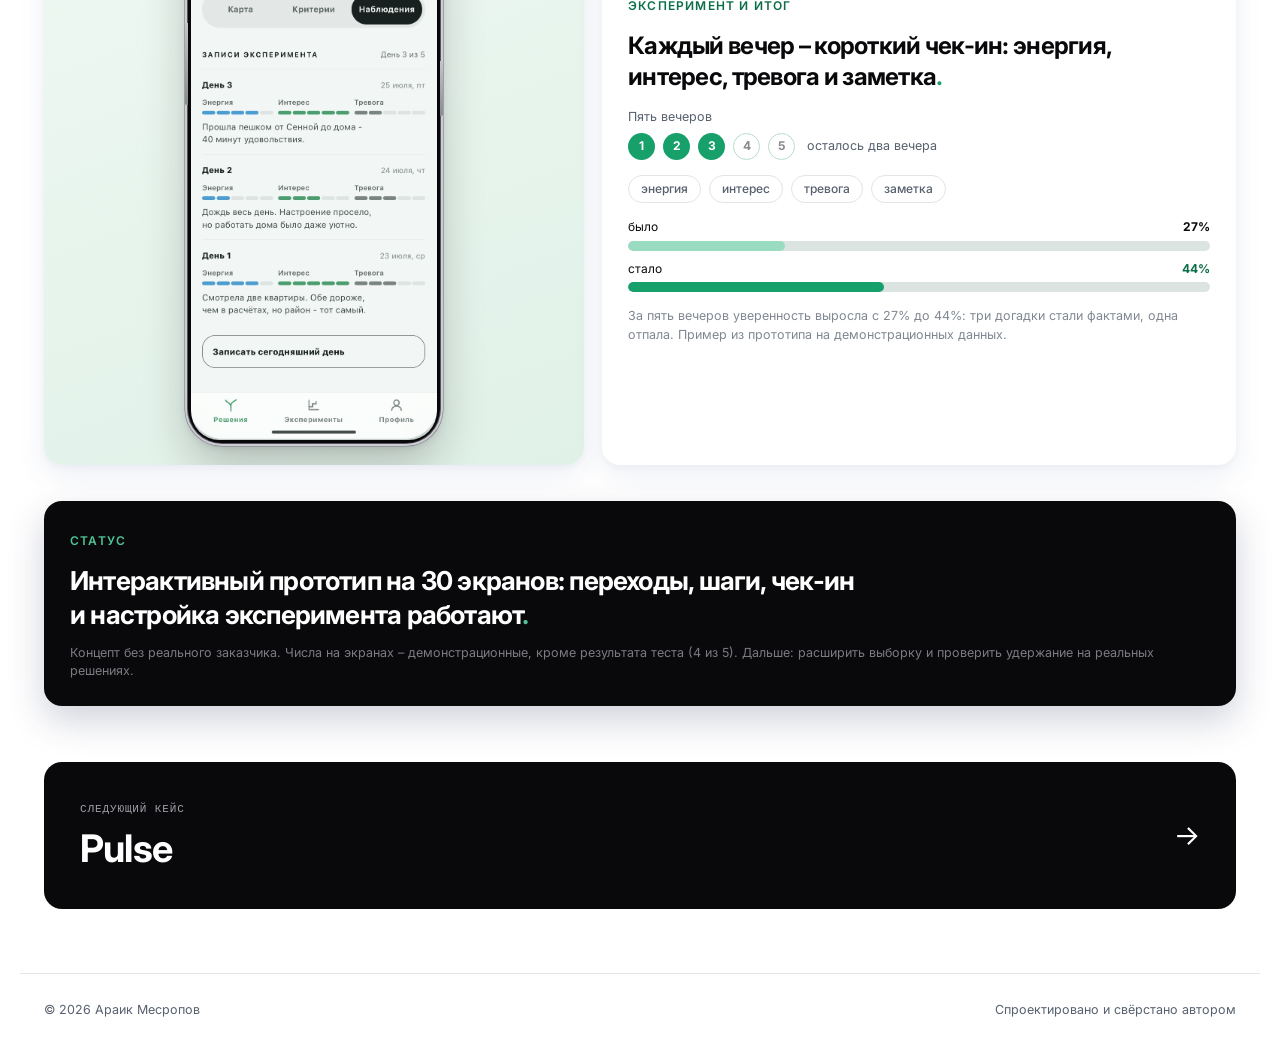
<file: case-vetka.html>
<!DOCTYPE html>
<html lang="ru">
<head>
<meta charset="UTF-8">
<meta name="viewport" content="width=device-width, initial-scale=1">
<title>Ветка – приложение для решений · Араик Месропов</title>
<link rel="preconnect" href="https://fonts.googleapis.com">
<link rel="preconnect" href="https://fonts.gstatic.com" crossorigin>
<link href="https://fonts.googleapis.com/css2?family=Inter:wght@400;500;600;700&display=swap" rel="stylesheet">
<link rel="stylesheet" href="styles.css">
<script>const _t=localStorage.getItem("theme")||(matchMedia("(prefers-color-scheme: dark)").matches?"dark":"light");document.documentElement.dataset.theme=_t;function typoBind(root){if(!root)return;try{var re=/(^|[\s(\u00AB\u201E"'\u2013\u2014\u2026])([0-9A-Za-z\u0410-\u044F\u0401\u0451]{1,2}|\u0434\u043B\u044F|\u043F\u0440\u0438|\u043F\u043E\u0434|\u043D\u0430\u0434|\u0431\u0435\u0437|\u043F\u0440\u043E|\u0447\u0442\u043E|\u043A\u0430\u043A|\u044D\u0442\u043E|\u0438\u043B\u0438|\u0442\u0430\u043A|\u0443\u0436\u0435|the|and|but|for|not)[ \t]+/g;var w=document.createTreeWalker(root,NodeFilter.SHOW_TEXT,null,false),ns=[],n;while(n=w.nextNode())ns.push(n);ns.forEach(function(t){var pn=t.parentNode;if(pn&&/^(SCRIPT|STYLE|CODE|PRE|TEXTAREA)$/.test(pn.nodeName))return;var v=t.nodeValue,p;if(!v||!v.trim())return;do{p=v;v=v.replace(re,'$1$2 ')}while(v!==p);if(v!==t.nodeValue)t.nodeValue=v})}catch(e){}}function tgT(){const d=document.documentElement;d.dataset.theme=d.dataset.theme==="dark"?"light":"dark";localStorage.setItem("theme",d.dataset.theme)}function tgM(){const d=document.documentElement;const o=!d.classList.contains("mnav");d.classList.toggle("mnav",o);const b=document.querySelector(".burger");if(b)b.setAttribute("aria-expanded",o)}addEventListener("DOMContentLoaded",function(){typoBind(document.body);var nav=document.querySelector("nav.main");if(!nav||document.querySelector(".mmenu"))return;var mm=document.createElement("nav");mm.className="mmenu";mm.setAttribute("aria-label","Мобильное меню");mm.innerHTML=nav.innerHTML;document.body.appendChild(mm);var tt=document.createElement("button");tt.className="totop";tt.setAttribute("aria-label","Наверх");tt.innerHTML="<svg width=\"20\" height=\"20\" viewBox=\"0 0 24 24\" fill=\"none\" stroke=\"currentColor\" stroke-width=\"2.2\" stroke-linecap=\"round\" stroke-linejoin=\"round\"><path d=\"M12 19V5M5 12l7-7 7 7\"/></svg>";tt.onclick=function(){window.scrollTo({top:0,behavior:"smooth"})};document.body.appendChild(tt);var st=false;addEventListener("scroll",function(){var s=window.scrollY>400;if(s!==st){st=s;document.documentElement.classList.toggle("scrolled",s)}},{passive:true});});addEventListener("click",function(e){var a=e.target.closest(".mmenu a");if(a&&document.documentElement.classList.contains("mnav"))setTimeout(tgM,60)});addEventListener("keydown",function(e){if(e.key==="Escape"&&document.documentElement.classList.contains("mnav"))tgM()});</script>
</head>
<body>

<header class="site">
  <div class="wrap">
    <a class="logo" href="index.html">Араик Месропов<b>.</b></a>
    <nav class="main" aria-label="Основная навигация">
      <a href="index.html#work">Работы</a>
      <a href="index.html#contact">Контакт</a>
      <a class="lang" href="en/case-vetka.html"><b>RU</b> · EN</a>
      <button class="tbtn" onclick="tgT()" aria-label="Переключить тему"></button>
    </nav>
    <button class="burger" aria-label="Меню" aria-expanded="false" onclick="tgM()"><span></span><span></span><span></span></button>
  </div>
</header>
<div class="mm-ov" onclick="tgM()" aria-hidden="true"></div>

<main>
<div class="case-hero wrap">
  <div class="row"><span class="k">Мобильный UX · продукт</span><span class="badge">Концепт · прототип</span></div>
  <h1 class="d" style="margin:16px 0 10px">Ветка<span class="dot" style="color:#17a06a">.</span></h1>
  <p class="lead" style="max-width:640px">Не угадывай – проверяй. Приложение превращает большое решение в короткие обратимые эксперименты.</p>
  <div class="meta-chips">
    <span class="chip">Роль: <b>соло – продуктовая логика, UX/UI, прототип, ресёрч</b></span>
    <span class="chip">Платформа: <b>iOS</b></span>
    <span class="chip"><b>Концепт</b> – интерактивный прототип</span>
  </div>
</div>

<div class="wrap"><div class="stageline reveal">
  <div class="st"><span>Проблема</span><b>Решаем на страхе и догадках</b></div>
  <div class="st"><span>Модель</span><b>Факты · страхи · догадки</b></div>
  <div class="st"><span>Экраны</span><b>30 экранов, iOS</b></div>
  <div class="st"><span>Проверка</span><b>Тест на 5 пользователях</b></div>
</div></div>

<div class="wrap">
  <div class="tile pad reveal gbranch" id="vk-branch" style="background:linear-gradient(160deg,#0b5a3d,#0f7a53);color:#eafaf2;display:grid;grid-template-columns:.85fr 1.15fr;gap:clamp(18px,3vw,34px);align-items:center">
    <div style="max-width:250px;margin:0 auto;width:100%">
      <svg viewBox="0 0 240 220" stroke="#a7ecc9" fill="none" stroke-linecap="round" stroke-linejoin="round" aria-hidden="true">
        <path class="ln" pathLength="1" style="--gd:0s" stroke-width="3" d="M120 214 C117 176 123 150 120 120 C118 100 121 84 120 66 C120 60 120 55 120 50"/>
        <path class="ln" pathLength="1" style="--gd:.3s" stroke-width="2.2" d="M120 150 C104 147 88 143 71 133"/>
        <path class="ln" pathLength="1" style="--gd:.45s" stroke-width="2.2" d="M120 136 C138 132 155 128 173 120"/>
        <path class="ln" pathLength="1" style="--gd:.6s" stroke-width="2.2" d="M120 116 C106 110 94 104 82 94"/>
        <path class="ln" pathLength="1" style="--gd:.75s" stroke-width="2.2" d="M120 102 C136 96 149 90 161 80"/>
        <path class="ln" pathLength="1" style="--gd:.9s" stroke-width="2" d="M120 66 C112 60 106 54 99 46"/>
        <path class="ln" pathLength="1" style="--gd:.9s" stroke-width="2" d="M120 66 C128 60 134 54 141 46"/>
        <circle class="lf" style="--gd:.5s" cx="71" cy="133" r="5" fill="#d9f7e8" stroke="none"/>
        <circle class="lf" style="--gd:.65s" cx="173" cy="120" r="5" fill="#d9f7e8" stroke="none"/>
        <circle class="lf" style="--gd:.8s" cx="82" cy="94" r="5" fill="#d9f7e8" stroke="none"/>
        <circle class="lf" style="--gd:.95s" cx="161" cy="80" r="5" fill="#d9f7e8" stroke="none"/>
        <circle class="lf" style="--gd:1.1s" cx="99" cy="46" r="5" fill="#d9f7e8" stroke="none"/>
        <circle class="lf" style="--gd:1.1s" cx="141" cy="46" r="5" fill="#d9f7e8" stroke="none"/>
        <circle class="lf" style="--gd:1.2s" cx="120" cy="48" r="6" fill="#eafaf2" stroke="none"/>
      </svg>
    </div>
    <div>
      <span class="k" style="color:#8fe6c0">Онбординг</span>
      <p class="big" style="font-size:clamp(22px,3vw,34px);margin:12px 0;line-height:1.15">Ветка растёт вместе с решением<span style="color:#8fe6c0">.</span></p>
      <p class="cap" style="color:#c8ecd9;max-width:520px;opacity:.95">На онбординге ветка дорисовывается по мере прохождения: вариант раскладывается на факты, страхи и догадки, а из него вырастает следующий обратимый шаг.</p>
      <div class="row" style="margin-top:14px">
        <span class="chip" style="border-color:#2f6b52;color:#bdedd6">разбор</span>
        <span class="chip" style="border-color:#2f6b52;color:#bdedd6">факты</span>
        <span class="chip" style="border-color:#2f6b52;color:#bdedd6">обратимый шаг</span>
      </div>
    </div>
  </div>

  <div class="reveal" style="margin-top:36px">
    <div class="sec-head" style="margin-bottom:0"><span class="k">Экраны прототипа</span><span class="cap">Реальные экраны · листается сама, тяните или жмите по бокам</span></div>
    <div class="cflow" id="vkCar">
      <div class="vp">
        <div class="cs"><div class="iph"><div class="scr"><img src="assets/vk-onboard.jpg" alt="Ветка: онбординг, рисуется ветка решения" style="position:absolute;inset:0;width:100%;height:100%;object-fit:cover"></div></div></div>
        <div class="cs"><div class="iph"><div class="scr"><img src="assets/vk-home.jpg" alt="Ветка: главный экран, общая ясность и активные решения" style="position:absolute;inset:0;width:100%;height:100%;object-fit:cover"></div></div></div>
        <div class="cs"><div class="iph"><div class="scr"><img src="assets/vk-map.jpg" alt="Ветка: карта решения с тремя ветвями" style="position:absolute;inset:0;width:100%;height:100%;object-fit:cover"></div></div></div>
        <div class="cs"><div class="iph"><div class="scr"><img src="assets/vk-criteria.jpg" alt="Ветка: сравнение вариантов по критериям" style="position:absolute;inset:0;width:100%;height:100%;object-fit:cover"></div></div></div>
        <div class="cs"><div class="iph"><div class="scr"><img src="assets/vk-observe.jpg" alt="Ветка: записи эксперимента по дням" style="position:absolute;inset:0;width:100%;height:100%;object-fit:cover"></div></div></div>
        <div class="cs"><div class="iph"><div class="scr"><img src="assets/vk-exp.jpg" alt="Ветка: список экспериментов и прогресс" style="position:absolute;inset:0;width:100%;height:100%;object-fit:cover"></div></div></div>
        <div class="cs"><div class="iph"><div class="scr"><img src="assets/vk-profile.jpg" alt="Ветка: профиль и привычка выбора" style="position:absolute;inset:0;width:100%;height:100%;object-fit:cover"></div></div></div>
      </div>
      <button class="arw p" aria-label="Предыдущий"><svg width="18" height="18" viewBox="0 0 24 24" fill="none" stroke="currentColor" stroke-width="2.4" stroke-linecap="round" stroke-linejoin="round"><path d="M15 6l-6 6 6 6"/></svg></button>
      <button class="arw n" aria-label="Следующий"><svg width="18" height="18" viewBox="0 0 24 24" fill="none" stroke="currentColor" stroke-width="2.4" stroke-linecap="round" stroke-linejoin="round"><path d="M9 6l6 6-6 6"/></svg></button>
      <div class="dots"></div>
    </div>
  </div>
  <p class="figcap">Реальные экраны прототипа: онбординг, ясность, карта ветвей, критерии, записи эксперимента, список экспериментов и профиль.</p>

  <div class="statband" style="margin-top:28px">
    <div class="tile pad stat reveal"><div class="n">30</div><div class="l">экранов интерактивного прототипа</div></div>
    <div class="tile pad stat reveal"><div class="n">3</div><div class="l">состояния варианта: факт · страх · догадка</div></div>
    <div class="tile pad stat reveal"><div class="n">0–100</div><div class="l">шкала общей ясности</div></div>
  </div>

  <div class="tile ink pad reveal" style="margin-top:36px">
    <span class="k" style="color:#4fc396">Подход</span>
    <p class="big" style="font-size:clamp(20px,2.6vw,30px);margin:14px 0;line-height:1.25;max-width:820px">Не угадывай – проверяй. Каждый вариант раскладывается на факты, страхи и непроверенные догадки<span style="color:#4fc396">.</span></p>
    <div class="row" style="margin-top:6px">
      <span class="chip" style="border-color:#2f5a4a;color:#9adcc2">факты</span>
      <span class="chip" style="border-color:#2f5a4a;color:#e7c3ad">страхи</span>
      <span class="chip" style="border-color:#2f5a4a;color:#A7ADB8">догадки</span>
    </div>
    <p class="cap" style="margin-top:14px;opacity:.8">Проверенного обычно меньше, чем кажется. Ветка помогает добыть настоящие данные о вариантах – маленькими шагами.</p>
  </div>

  <div class="sec-head" style="margin-top:44px;margin-bottom:16px"><h2 class="s">Исследование<span class="dot" style="color:#17a06a">.</span></h2><span class="cap">5 пользователей · прототип и разговор</span></div>
  <div class="bento" style="grid-template-columns:1fr 1fr" id="vk-research">
    <div class="tile pad reveal" style="display:flex;flex-direction:column;justify-content:center;gap:12px">
      <span class="k" style="color:#0c6e48">Как проходило</span>
      <p class="big" style="font-size:clamp(18px,2vw,23px);line-height:1.3">Дал прототип и задачу «разбери своё реальное решение», а после – разговор<span style="color:#17a06a">.</span></p>
      <div class="flow stagger" style="margin-top:2px">
        <span class="fc">5 участников</span><span class="ar" style="color:#17a06a">→</span>
        <span class="fc">задача в прототипе</span><span class="ar" style="color:#17a06a">→</span>
        <span class="fc">интервью</span>
      </div>
      <p class="cap" style="margin-top:8px">Смотрел, где буксуют и что проговаривают вслух, и спрашивал, стало ли легче двигаться к решению.</p>
    </div>
    <div class="tile ink pad reveal" style="display:flex;flex-direction:column;justify-content:center;gap:12px">
      <span class="k" style="color:#4fc396">Что отметили участники</span>
      <div style="display:flex;align-items:baseline;gap:14px">
        <div style="font-weight:800;letter-spacing:-.03em;line-height:.85;font-size:clamp(48px,8vw,78px)">4<span style="color:#4fc396;font-size:.5em">/5</span></div>
        <p class="cap" style="opacity:.9">сказали, что решать стало проще</p>
      </div>
      <div style="display:flex;flex-direction:column;gap:9px;margin-top:2px">
        <div style="border-left:2px solid #17a06a;padding:2px 0 2px 12px;font-size:13px;color:#dff3e8">Раскладка на факты, страхи и догадки снижает тревогу выбора</div>
        <div style="border-left:2px solid #17a06a;padding:2px 0 2px 12px;font-size:13px;color:#dff3e8">Виден прогресс: ясность растёт, догадки становятся фактами</div>
      </div>
    </div>
  </div>

  <div class="bento" style="grid-template-columns:1fr 1.05fr;margin-top:36px" id="vk-tree">
    <div class="tile reveal" style="background:linear-gradient(160deg,#eef8f2,#e0f1e8);display:flex;align-items:center;justify-content:center;padding:22px">
      <div class="mock" style="max-width:252px"><div class="scr"><img src="assets/vk-map.jpg" alt="Ветка: карта решения с тремя ветвями крупно"></div></div>
    </div>
    <div class="tile pad reveal" style="display:flex;flex-direction:column;justify-content:center;gap:15px">
      <span class="k" style="color:#0c6e48">Метафора ветки</span>
      <div style="display:flex;gap:11px"><span style="width:9px;height:9px;border-radius:50%;background:#0c6e48;margin-top:5px;flex:none"></span><div><p style="font-weight:700;font-size:15px">Ствол: как есть сейчас</p><p class="cap">Точка отсчёта, от неё считается отклонение каждого варианта.</p></div></div>
      <div style="display:flex;gap:11px"><span style="width:9px;height:9px;border-radius:50%;background:#17a06a;margin-top:5px;flex:none"></span><div><p style="font-weight:700;font-size:15px">Ветви: варианты</p><p class="cap">Хватает двух, третий появляется сам. У каждой ветви: выгода, риск и уверенность.</p></div></div>
      <div style="display:flex;gap:11px"><span style="width:9px;height:9px;border-radius:50%;background:#4fc396;margin-top:5px;flex:none"></span><div><p style="font-weight:700;font-size:15px">Уверенность: факты против догадок</p><p class="cap">Процент растёт, когда догадки становятся фактами, а не когда думаешь дольше.</p></div></div>
      <div style="border-top:1px solid var(--line);padding-top:14px;margin-top:2px">
        <p class="cap" style="margin-bottom:9px">Как читать карту</p>
        <div class="row"><span class="chip"><b style="color:#17a06a">●</b> факт</span><span class="chip"><b style="color:#8A8A8E">○</b> догадка</span><span class="chip"><b style="color:#b0492e">△</b> риск</span><span class="chip"><b style="color:#128a5b">+</b> выгода</span></div>
      </div>
    </div>
  </div>
  <p class="figcap">Карта решения крупным планом: три ветви, у каждой – проценты уверенности и счётчик «факты / догадки»</p>

  <div class="tile pad reveal" style="margin-top:36px">
    <span class="k" style="color:#0c6e48">Обратимый шаг</span>
    <div class="flow stagger" style="margin-top:18px">
      <span class="fc">решение</span><span class="ar" style="color:#17a06a">→</span>
      <span class="fc">карта ветвей</span><span class="ar" style="color:#17a06a">→</span>
      <span class="fc">эксперимент · 5 вечеров</span><span class="ar" style="color:#17a06a">→</span>
      <span class="fc">ежедневная запись</span><span class="ar" style="color:#17a06a">→</span>
      <span class="fc" style="background:#17a06a;border-color:#17a06a;color:#fff">итог: уверенность</span>
    </div>
    <p class="cap" style="margin-top:14px">Вместо «да» или «нет» – короткий эксперимент на несколько дней. Из него возвращаешься с фактами.</p>
  </div>

  <div class="bento" style="grid-template-columns:.92fr 1.08fr;margin-top:36px" id="vk-outcome">
    <div class="tile reveal" style="background:linear-gradient(160deg,#eef8f2,#e0f1e8);display:flex;align-items:center;justify-content:center;padding:22px">
      <div class="mock" style="max-width:252px"><div class="scr"><img src="assets/vk-observe.jpg" alt="Ветка: ежедневные записи эксперимента крупно"></div></div>
    </div>
    <div class="tile pad reveal" style="display:flex;flex-direction:column;justify-content:center;gap:15px">
      <span class="k" style="color:#0c6e48">Эксперимент и итог</span>
      <p class="big" style="font-size:clamp(18px,2vw,24px);line-height:1.3">Каждый вечер – короткий чек-ин: энергия, интерес, тревога и заметка<span style="color:#17a06a">.</span></p>
      <div>
        <p class="cap" style="margin-bottom:7px">Пять вечеров</p>
        <div style="display:flex;gap:8px;align-items:center">
          <span style="width:27px;height:27px;border-radius:50%;background:#17a06a;color:#fff;font-size:12px;font-weight:700;display:flex;align-items:center;justify-content:center">1</span>
          <span style="width:27px;height:27px;border-radius:50%;background:#17a06a;color:#fff;font-size:12px;font-weight:700;display:flex;align-items:center;justify-content:center">2</span>
          <span style="width:27px;height:27px;border-radius:50%;background:#17a06a;color:#fff;font-size:12px;font-weight:700;display:flex;align-items:center;justify-content:center">3</span>
          <span style="width:27px;height:27px;border-radius:50%;border:1.5px solid #b7ddca;color:#8A8A8E;font-size:12px;font-weight:700;display:flex;align-items:center;justify-content:center">4</span>
          <span style="width:27px;height:27px;border-radius:50%;border:1.5px solid #b7ddca;color:#8A8A8E;font-size:12px;font-weight:700;display:flex;align-items:center;justify-content:center">5</span>
          <span class="cap" style="margin-left:4px">осталось два вечера</span>
        </div>
      </div>
      <div class="row"><span class="chip">энергия</span><span class="chip">интерес</span><span class="chip">тревога</span><span class="chip">заметка</span></div>
      <div style="display:flex;flex-direction:column;gap:9px">
        <div><div style="display:flex;justify-content:space-between;font-size:12px"><span>было</span><b>27%</b></div><div class="bar" style="height:10px;margin-top:4px;background:#dbe4e1"><i style="width:27%;background:#9adcc2"></i></div></div>
        <div><div style="display:flex;justify-content:space-between;font-size:12px"><span>стало</span><b style="color:#0c6e48">44%</b></div><div class="bar" style="height:10px;margin-top:4px;background:#dbe4e1"><i style="width:44%;background:#17a06a"></i></div></div>
      </div>
      <p class="cap" style="opacity:.75">За пять вечеров уверенность выросла с 27% до 44%: три догадки стали фактами, одна отпала. Пример из прототипа на демонстрационных данных.</p>
    </div>
  </div>

  <div class="tile ink pad reveal" style="margin-top:36px">
    <span class="k" style="color:#4fc396">Статус</span>
    <p class="big" style="font-size:clamp(19px,2.2vw,26px);margin:12px 0;line-height:1.3;max-width:840px">Интерактивный прототип на 30 экранов: переходы, шаги, чек-ин и настройка эксперимента работают<span style="color:#4fc396">.</span></p>
    <p class="cap" style="opacity:.75">Концепт без реального заказчика. Числа на экранах – демонстрационные, кроме результата теста (4 из 5). Дальше: расширить выборку и проверить удержание на реальных решениях.</p>
  </div>
</div>

<div class="wrap next-case">
  <a href="case-pulse.html"><span><span class="nx">Следующий кейс</span><br><span class="nm">Pulse</span></span><span style="font-size:28px">→</span></a>
</div>
</main>

<footer class="site">
  <div class="wrap">
    <span>© 2026 Араик Месропов</span>
    <span>Спроектировано и свёрстано автором</span>
  </div>
</footer>
<script>
const io=new IntersectionObserver(es=>es.forEach(e=>{if(e.isIntersecting){e.target.classList.add('in');io.unobserve(e.target)}}),{threshold:.1});
document.querySelectorAll('.reveal').forEach(el=>io.observe(el));
const rm=matchMedia('(prefers-reduced-motion: reduce)').matches;
if(!rm){const io2=new IntersectionObserver(es=>es.forEach(e=>{if(!e.isIntersecting)return;io2.unobserve(e.target);const n=e.target,t=parseInt(n.dataset.cnt),s=performance.now(),d=750;const step=x=>{const p=Math.min(1,(x-s)/d);n.textContent=Math.round(t*(.15+.85*p*(2-p)));if(p<1)requestAnimationFrame(step)};requestAnimationFrame(step)}),{threshold:.6});
document.querySelectorAll('.stat .n').forEach(n=>{const v=n.textContent.trim();if(/^\d+$/.test(v)&&+v>1){n.dataset.cnt=v;io2.observe(n)}})}
(function(){var root=document.getElementById('vkCar');if(!root)return;var vp=root.querySelector('.vp');var sl=[].slice.call(root.querySelectorAll('.cs'));var dw=root.querySelector('.dots');var i=0,timer=null;sl.forEach(function(s,idx){var b=document.createElement('b');if(!idx)b.className='on';b.addEventListener('click',function(){go(idx,true)});dw.appendChild(b)});function layout(){var c=root.clientWidth/2;var s=sl[i];var cen=s.offsetLeft+s.offsetWidth/2;vp.style.transform='translateX('+(c-cen)+'px)';sl.forEach(function(x,idx){x.classList.toggle('act',idx===i)});var ds=dw.children;for(var d=0;d<ds.length;d++)ds[d].className=(d===i?'on':'')}function go(n,user){i=(n+sl.length)%sl.length;layout();if(user)restart()}function restart(){if(timer)clearInterval(timer);timer=setInterval(function(){go(i+1)},3800)}var p=root.querySelector('.arw.p'),nx=root.querySelector('.arw.n');if(p)p.addEventListener('click',function(){go(i-1,true)});if(nx)nx.addEventListener('click',function(){go(i+1,true)});sl.forEach(function(s,idx){s.addEventListener('click',function(){if(idx!==i)go(idx,true)})});var sx=null;vp.addEventListener('pointerdown',function(e){sx=e.clientX});window.addEventListener('pointerup',function(e){if(sx===null)return;var dx=e.clientX-sx;if(Math.abs(dx)>40)go(i+(dx<0?1:-1),true);sx=null});root.addEventListener('mouseenter',function(){if(timer)clearInterval(timer)});root.addEventListener('mouseleave',restart);window.addEventListener('resize',layout);layout();setTimeout(layout,250);restart();[].forEach.call(root.querySelectorAll('img'),function(im){im.addEventListener('load',layout)});var mq=matchMedia('(prefers-reduced-motion: reduce)');if(mq.matches&&timer)clearInterval(timer);})();
</script>
<style>@media(max-width:820px){#vk-tree,#vk-research,#vk-outcome{grid-template-columns:1fr!important}}@media(max-width:720px){#vk-branch{grid-template-columns:1fr!important;text-align:center}#vk-branch svg{max-width:180px;margin:0 auto}}</style>
</body>
</html>
</file>
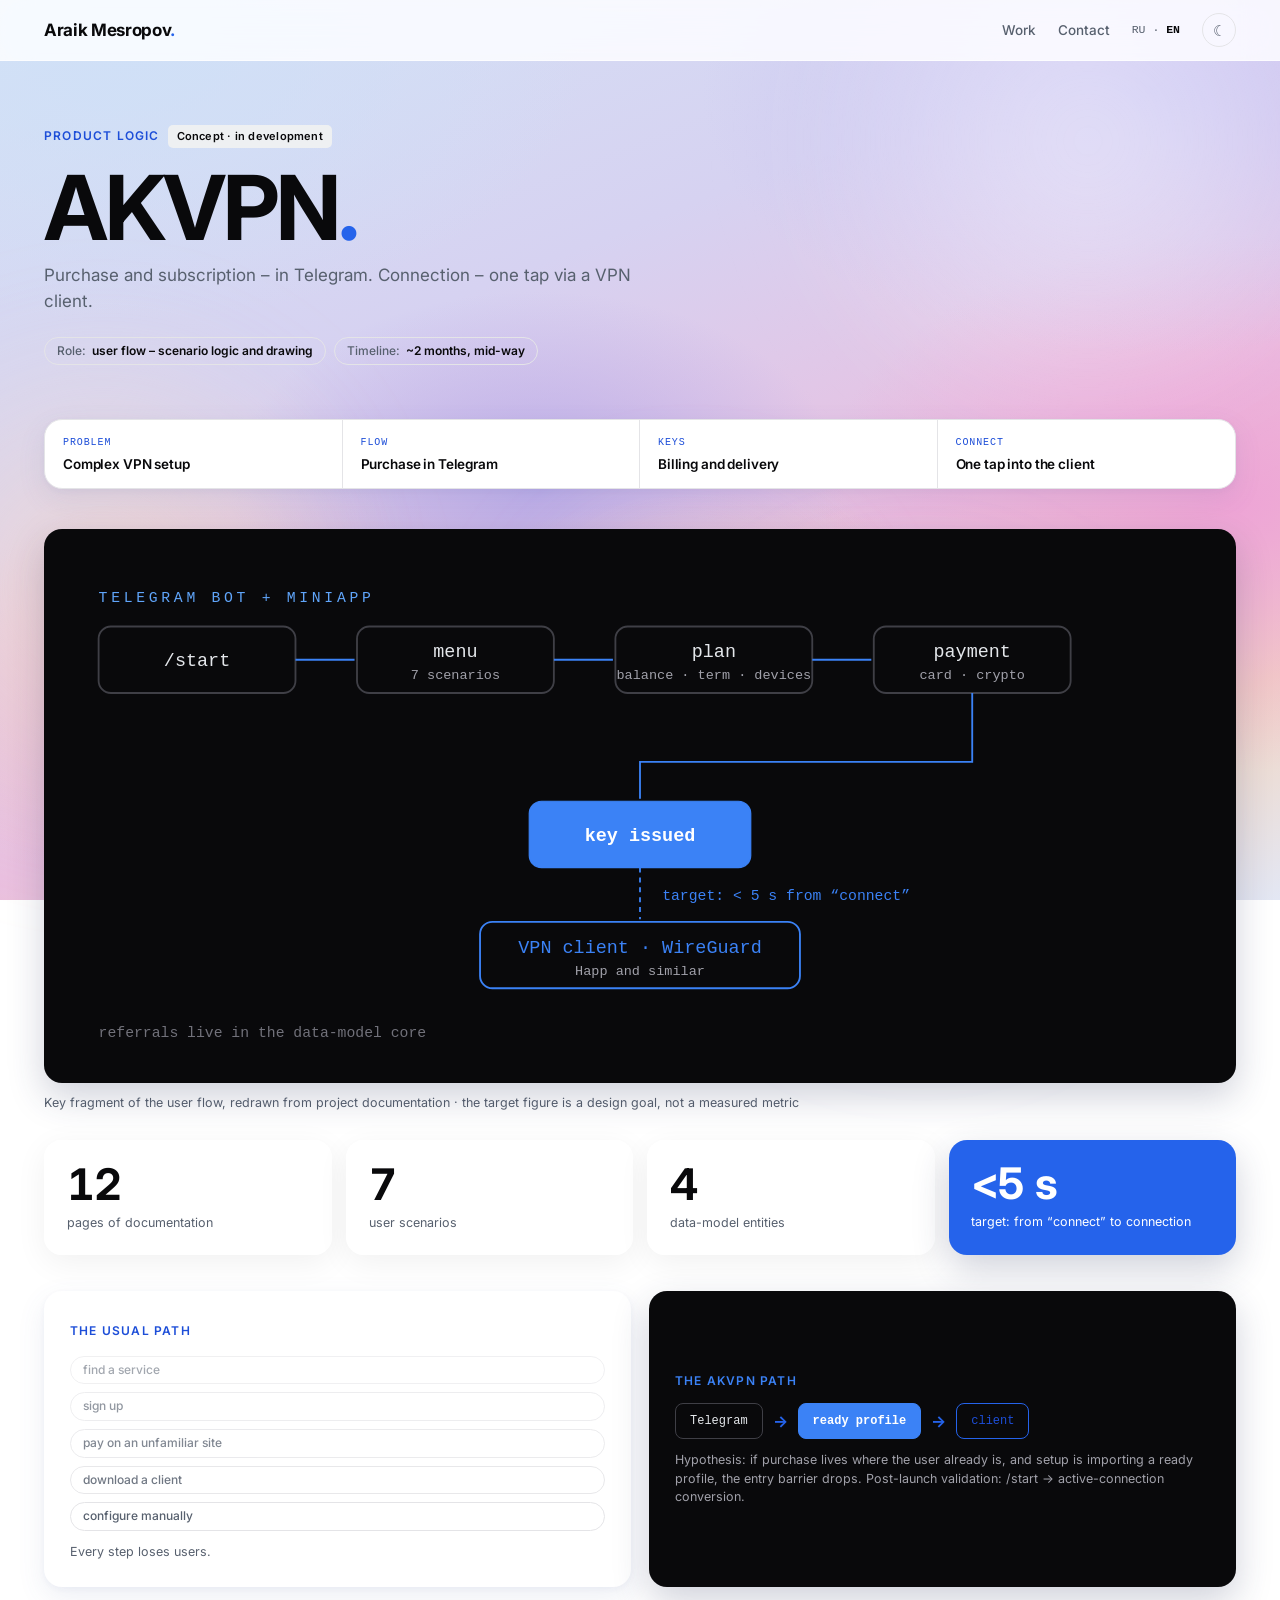
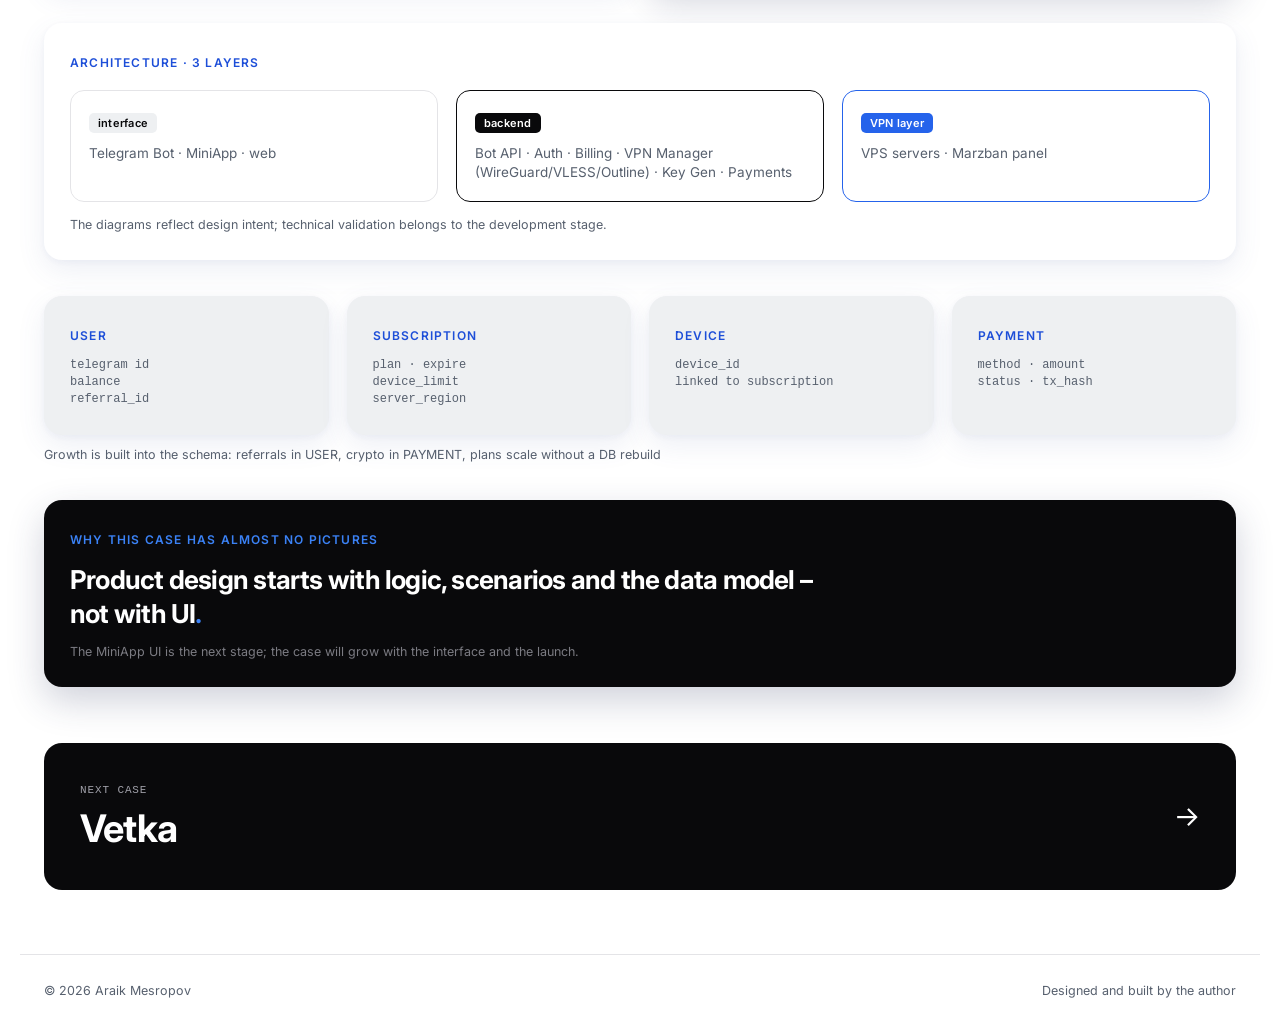
<file: en/case-akvpn.html>
<!DOCTYPE html>
<html lang="en">
<head>
<meta charset="UTF-8">
<meta name="viewport" content="width=device-width, initial-scale=1">
<title>AKVPN – a VPN service managed via Telegram · Araik Mesropov</title>
<link rel="preconnect" href="https://fonts.googleapis.com">
<link rel="preconnect" href="https://fonts.gstatic.com" crossorigin>
<link href="https://fonts.googleapis.com/css2?family=Inter:wght@400;500;600;700&display=swap" rel="stylesheet">
<link rel="stylesheet" href="../styles.css">
<script>const _t=localStorage.getItem("theme")||(matchMedia("(prefers-color-scheme: dark)").matches?"dark":"light");document.documentElement.dataset.theme=_t;function typoBind(root){if(!root)return;try{var re=/(^|[\s(\u00AB\u201E"'\u2013\u2014\u2026])([0-9A-Za-z\u0410-\u044F\u0401\u0451]{1,2}|\u0434\u043B\u044F|\u043F\u0440\u0438|\u043F\u043E\u0434|\u043D\u0430\u0434|\u0431\u0435\u0437|\u043F\u0440\u043E|\u0447\u0442\u043E|\u043A\u0430\u043A|\u044D\u0442\u043E|\u0438\u043B\u0438|\u0442\u0430\u043A|\u0443\u0436\u0435|the|and|but|for|not)[ \t]+/g;var w=document.createTreeWalker(root,NodeFilter.SHOW_TEXT,null,false),ns=[],n;while(n=w.nextNode())ns.push(n);ns.forEach(function(t){var pn=t.parentNode;if(pn&&/^(SCRIPT|STYLE|CODE|PRE|TEXTAREA)$/.test(pn.nodeName))return;var v=t.nodeValue,p;if(!v||!v.trim())return;do{p=v;v=v.replace(re,'$1$2\u00A0')}while(v!==p);if(v!==t.nodeValue)t.nodeValue=v})}catch(e){}}function tgT(){const d=document.documentElement;d.dataset.theme=d.dataset.theme==="dark"?"light":"dark";localStorage.setItem("theme",d.dataset.theme)}function tgM(){const d=document.documentElement;const o=!d.classList.contains("mnav");d.classList.toggle("mnav",o);const b=document.querySelector(".burger");if(b)b.setAttribute("aria-expanded",o)}addEventListener("DOMContentLoaded",function(){typoBind(document.body);var nav=document.querySelector("nav.main");if(!nav||document.querySelector(".mmenu"))return;var mm=document.createElement("nav");mm.className="mmenu";mm.setAttribute("aria-label","Мобильное меню");mm.innerHTML=nav.innerHTML;document.body.appendChild(mm);var tt=document.createElement("button");tt.className="totop";tt.setAttribute("aria-label","Наверх");tt.innerHTML="<svg width=\"20\" height=\"20\" viewBox=\"0 0 24 24\" fill=\"none\" stroke=\"currentColor\" stroke-width=\"2.2\" stroke-linecap=\"round\" stroke-linejoin=\"round\"><path d=\"M12 19V5M5 12l7-7 7 7\"/></svg>";tt.onclick=function(){window.scrollTo({top:0,behavior:"smooth"})};document.body.appendChild(tt);var st=false;addEventListener("scroll",function(){var s=window.scrollY>400;if(s!==st){st=s;document.documentElement.classList.toggle("scrolled",s)}},{passive:true});});addEventListener("click",function(e){var a=e.target.closest(".mmenu a");if(a&&document.documentElement.classList.contains("mnav"))setTimeout(tgM,60)});addEventListener("keydown",function(e){if(e.key==="Escape"&&document.documentElement.classList.contains("mnav"))tgM()});</script>
</head>
<body>

<header class="site">
  <div class="wrap">
    <a class="logo" href="index.html">Araik Mesropov<b>.</b></a>
    <nav class="main" aria-label="Main navigation">
      <a href="index.html#work">Work</a>
      <a href="index.html#contact">Contact</a>
      <a class="lang" href="../case-akvpn.html">RU · <b>EN</b></a>
      <button class="tbtn" onclick="tgT()" aria-label="Toggle theme"></button>
    </nav>
    <button class="burger" aria-label="Меню" aria-expanded="false" onclick="tgM()"><span></span><span></span><span></span></button>
  </div>
</header>
<div class="mm-ov" onclick="tgM()" aria-hidden="true"></div>

<main>
<div class="case-hero wrap">
  <div class="row"><span class="k">Product logic</span><span class="badge">Concept · in development</span></div>
  <h1 class="d" style="margin:16px 0 10px">AKVPN<span class="dot">.</span></h1>
  <p class="lead" style="max-width:640px">Purchase and subscription – in Telegram. Connection – one tap via a VPN client.</p>
  <div class="meta-chips">
    <span class="chip">Role: <b>user flow – scenario logic and drawing</b></span>
    <span class="chip">Timeline: <b>~2 months, mid-way</b></span>
  </div>
</div>

<div class="wrap"><div class="stageline reveal">
  <div class="st"><span>Problem</span><b>Complex VPN setup</b></div>
  <div class="st"><span>Flow</span><b>Purchase in Telegram</b></div>
  <div class="st"><span>Keys</span><b>Billing and delivery</b></div>
  <div class="st"><span>Connect</span><b>One tap into the client</b></div>
</div></div>

<div class="wrap">
  <div class="tile ink reveal" style="padding:36px 30px">
    <svg viewBox="0 0 920 392" role="img" aria-label="AKVPN user flow: from Telegram start to an active connection" style="width:100%;display:block">
      <g font-family="ui-monospace,Menlo,monospace" font-size="15">
        <text x="20" y="30" fill="#60A5FA" font-size="12" letter-spacing="3">TELEGRAM BOT + MINIAPP</text>
        <rect x="20" y="50" width="160" height="54" rx="10" fill="none" stroke="#3F3F46" stroke-width="1.5"/>
        <text x="100" y="82" text-anchor="middle" fill="#E4E7EB">/start</text>
        <rect x="230" y="50" width="160" height="54" rx="10" fill="none" stroke="#3F3F46" stroke-width="1.5"/>
        <text x="310" y="75" text-anchor="middle" fill="#E4E7EB">menu</text>
        <text x="310" y="93" text-anchor="middle" fill="#A1A1AA" font-size="11">7 scenarios</text>
        <rect x="440" y="50" width="160" height="54" rx="10" fill="none" stroke="#3F3F46" stroke-width="1.5"/>
        <text x="520" y="75" text-anchor="middle" fill="#E4E7EB">plan</text>
        <text x="520" y="93" text-anchor="middle" fill="#A1A1AA" font-size="11">balance · term · devices</text>
        <rect x="650" y="50" width="160" height="54" rx="10" fill="none" stroke="#3F3F46" stroke-width="1.5"/>
        <text x="730" y="75" text-anchor="middle" fill="#E4E7EB">payment</text>
        <text x="730" y="93" text-anchor="middle" fill="#A1A1AA" font-size="11">card · crypto</text>
        <line class="c" x1="180" y1="77" x2="228" y2="77" stroke="#3B82F6" stroke-width="1.5"/>
        <line class="c" x1="390" y1="77" x2="438" y2="77" stroke="#3B82F6" stroke-width="1.5"/>
        <line class="c" x1="600" y1="77" x2="648" y2="77" stroke="#3B82F6" stroke-width="1.5"/>
        <path class="c" d="M730 104 L730 160 L460 160 L460 190" fill="none" stroke="#3B82F6" stroke-width="1.5"/>
        <rect x="370" y="192" width="180" height="54" rx="10" fill="#3B82F6"/>
        <rect class="ring" x="370" y="192" width="180" height="54" rx="10" fill="none" stroke="#3B82F6"/>
        <text x="460" y="224" text-anchor="middle" fill="#FFFFFF" font-weight="600">key issued</text>
        <line class="dashmove" x1="460" y1="246" x2="460" y2="288" stroke="#3B82F6" stroke-width="1.5" stroke-dasharray="4 4"/>
        <text x="478" y="272" fill="#3B82F6" font-size="12">target: &lt; 5 s from “connect”</text>
        <rect x="330" y="290" width="260" height="54" rx="10" fill="none" stroke="#3B82F6" stroke-width="1.5"/>
        <text x="460" y="315" text-anchor="middle" fill="#3B82F6">VPN client · WireGuard</text>
        <text x="460" y="333" text-anchor="middle" fill="#A1A1AA" font-size="11">Happ and similar</text>
        <text x="20" y="384" fill="#71717A" font-size="12">referrals live in the data-model core</text>
      </g>
    </svg>
  </div>
  <p class="figcap">Key fragment of the user flow, redrawn from project documentation · the target figure is a design goal, not a measured metric</p>

  <div class="statband" style="margin-top:28px">
    <div class="tile pad stat reveal"><div class="n">12</div><div class="l">pages of documentation</div></div>
    <div class="tile pad stat reveal"><div class="n">7</div><div class="l">user scenarios</div></div>
    <div class="tile pad stat reveal"><div class="n">4</div><div class="l">data-model entities</div></div>
    <div class="tile copper pad stat reveal"><div class="n">&lt;5 s</div><div class="l">target: from “connect” to connection</div></div>
  </div>

  <div class="bento" style="grid-template-columns:1fr 1fr;margin-top:36px" id="ak-problem">
    <div class="tile pad reveal">
      <span class="k">The usual path</span>
      <div style="display:flex;flex-direction:column;gap:8px;margin-top:14px">
        <span class="chip" style="opacity:.55">find a service</span>
        <span class="chip" style="opacity:.65">sign up</span>
        <span class="chip" style="opacity:.75">pay on an unfamiliar site</span>
        <span class="chip" style="opacity:.85">download a client</span>
        <span class="chip">configure manually</span>
      </div>
      <p class="cap" style="margin-top:12px">Every step loses users.</p>
    </div>
    <div class="tile ink pad reveal" style="display:flex;flex-direction:column;justify-content:center;gap:12px">
      <span class="k">The AKVPN path</span>
      <div class="flow stagger">
        <span class="fc" style="background:transparent;border-color:#3F3F46;color:#E4E7EB">Telegram</span>
        <span class="ar">→</span>
        <span class="fc" style="background:#3B82F6;border-color:#3B82F6;color:#FFFFFF;font-weight:600">ready profile</span>
        <span class="ar">→</span>
        <span class="fc acc" style="background:transparent">client</span>
      </div>
      <p class="cap">Hypothesis: if purchase lives where the user already is, and setup is importing a ready profile, the entry barrier drops. Post-launch validation: /start → active-connection conversion.</p>
    </div>
  </div>

  <div class="tile pad reveal" style="margin-top:36px">
    <span class="k">Architecture · 3 layers</span>
    <div class="bento" style="grid-template-columns:repeat(3,1fr);margin-top:16px" id="ak-arch">
      <div style="border:1.5px solid var(--line);border-radius:14px;padding:18px">
        <span class="badge">interface</span>
        <p class="cap" style="margin-top:10px;font-size:13.5px">Telegram Bot · MiniApp · web</p>
      </div>
      <div style="border:1.5px solid var(--ink);border-radius:14px;padding:18px">
        <span class="badge live">backend</span>
        <p class="cap" style="margin-top:10px;font-size:13.5px">Bot API · Auth · Billing · VPN Manager (WireGuard/VLESS/Outline) · Key Gen · Payments</p>
      </div>
      <div style="border:1.5px solid var(--copper);border-radius:14px;padding:18px">
        <span class="badge copper">VPN layer</span>
        <p class="cap" style="margin-top:10px;font-size:13.5px">VPS servers · Marzban panel</p>
      </div>
    </div>
    <p class="cap" style="margin-top:14px">The diagrams reflect design intent; technical validation belongs to the development stage.</p>
  </div>

  <div class="bento" style="grid-template-columns:repeat(4,1fr);margin-top:36px" id="ak-db">
    <div class="tile beige pad reveal"><span class="k">USER</span><p class="cap" style="margin-top:10px;font-family:var(--mono);font-size:12px">telegram id<br>balance<br>referral_id</p></div>
    <div class="tile beige pad reveal"><span class="k">SUBSCRIPTION</span><p class="cap" style="margin-top:10px;font-family:var(--mono);font-size:12px">plan · expire<br>device_limit<br>server_region</p></div>
    <div class="tile beige pad reveal"><span class="k">DEVICE</span><p class="cap" style="margin-top:10px;font-family:var(--mono);font-size:12px">device_id<br>linked to subscription</p></div>
    <div class="tile beige pad reveal"><span class="k">PAYMENT</span><p class="cap" style="margin-top:10px;font-family:var(--mono);font-size:12px">method · amount<br>status · tx_hash</p></div>
  </div>
  <p class="figcap">Growth is built into the schema: referrals in USER, crypto in PAYMENT, plans scale without a DB rebuild</p>

  <div class="tile ink pad reveal" style="margin-top:36px">
    <span class="k">Why this case has almost no pictures</span>
    <p class="big" style="font-size:clamp(19px,2.2vw,26px);margin:12px 0;line-height:1.3;max-width:800px">Product design starts with logic, scenarios and the data model – not with UI<span style="color:var(--copper-light)">.</span></p>
    <p class="cap" style="opacity:.75">The MiniApp UI is the next stage; the case will grow with the interface and the launch.</p>
  </div>
</div>

<div class="wrap next-case">
  <a href="case-vetka.html"><span><span class="nx">Next case</span><br><span class="nm">Vetka</span></span><span style="font-size:28px">→</span></a>
</div>
</main>

<footer class="site">
  <div class="wrap">
    <span>© 2026 Araik Mesropov</span>
    <span>Designed and built by the author</span>
  </div>
</footer>
<script>
const io=new IntersectionObserver(es=>es.forEach(e=>{if(e.isIntersecting){e.target.classList.add('in');io.unobserve(e.target)}}),{threshold:.1});
document.querySelectorAll('.reveal').forEach(el=>io.observe(el));
const rm=matchMedia('(prefers-reduced-motion: reduce)').matches;
if(!rm){const io2=new IntersectionObserver(es=>es.forEach(e=>{if(!e.isIntersecting)return;io2.unobserve(e.target);const n=e.target,t=parseInt(n.dataset.cnt),s=performance.now(),d=750;const step=x=>{const p=Math.min(1,(x-s)/d);n.textContent=Math.round(t*(.15+.85*p*(2-p)));if(p<1)requestAnimationFrame(step)};requestAnimationFrame(step)}),{threshold:.6});
document.querySelectorAll('.stat .n').forEach(n=>{const v=n.textContent.trim();if(/^\d+$/.test(v)&&+v>1){n.dataset.cnt=v;io2.observe(n)}})}
</script>
<style>@media(max-width:820px){#ak-problem,#ak-arch,#ak-db{grid-template-columns:1fr!important}}@media(max-width:1000px){#ak-db{grid-template-columns:1fr 1fr!important}}</style>
</body>
</html>
</file>
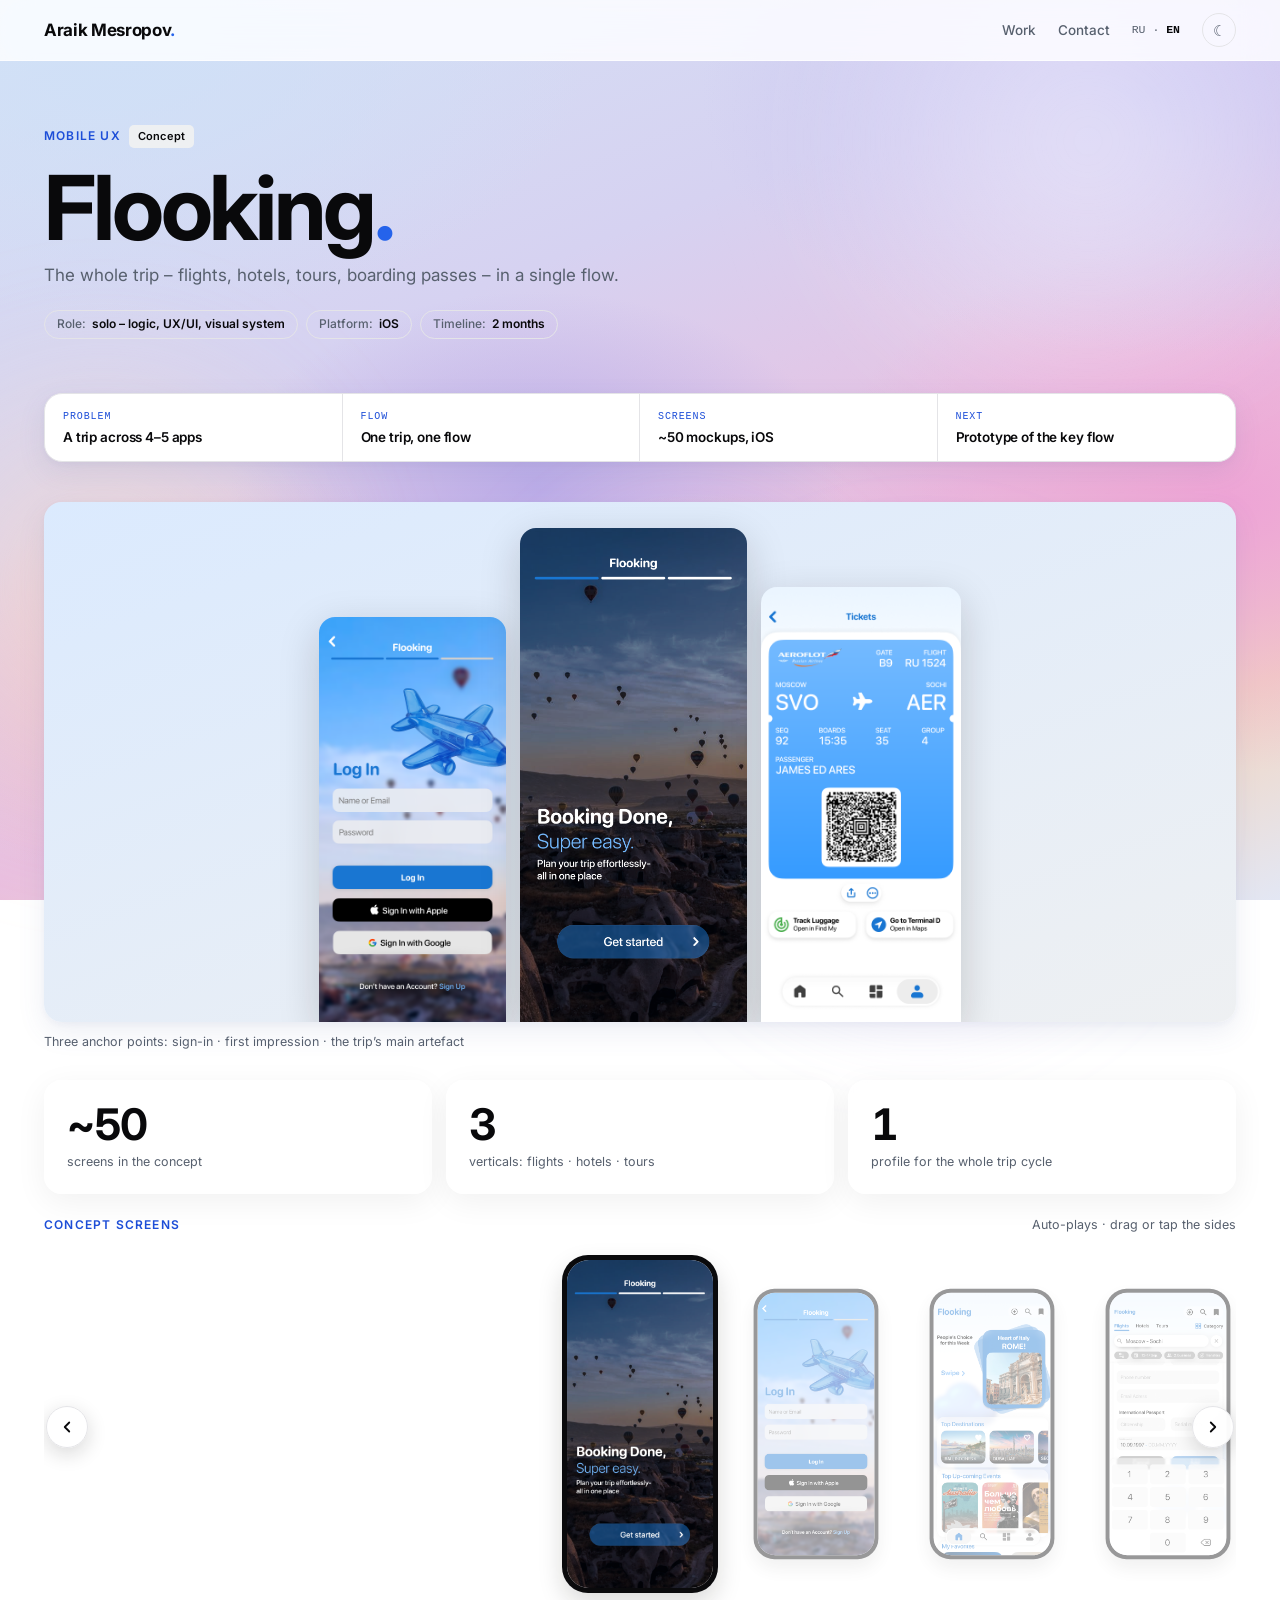
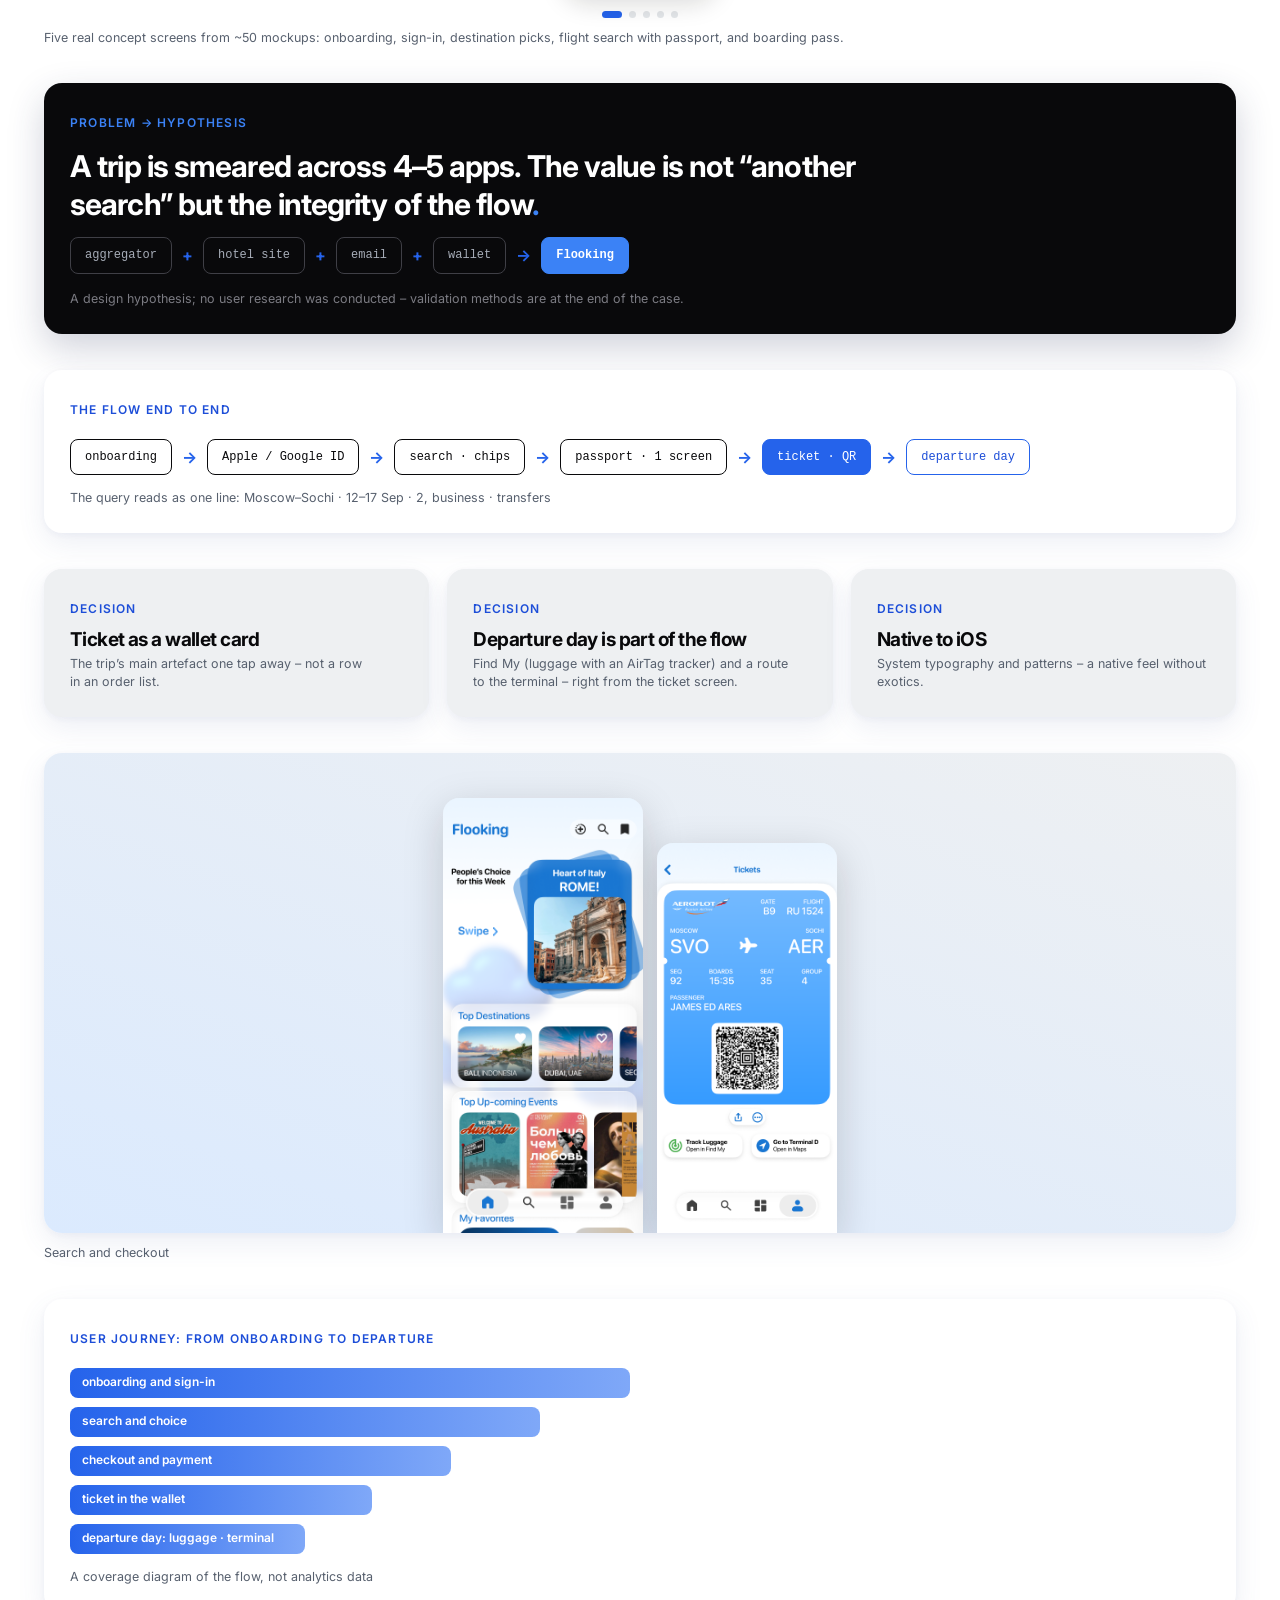
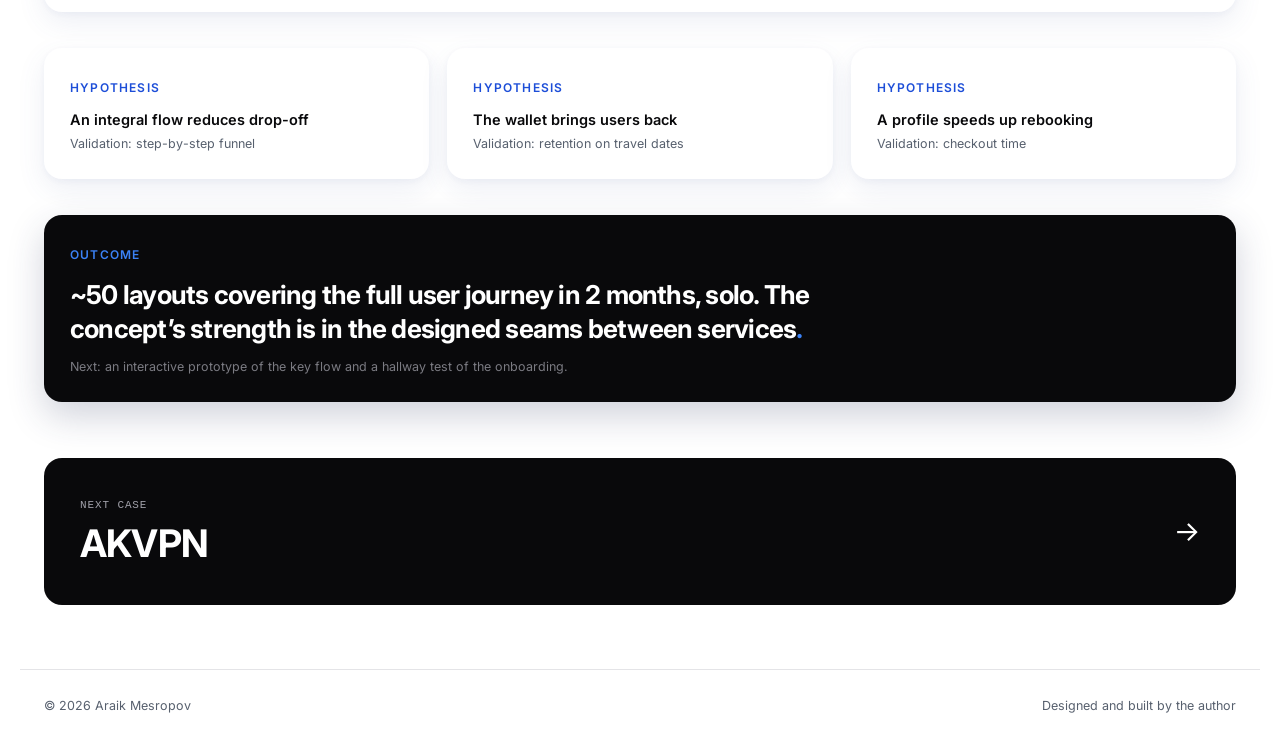
<file: en/case-flooking.html>
<!DOCTYPE html>
<html lang="en">
<head>
<meta charset="UTF-8">
<meta name="viewport" content="width=device-width, initial-scale=1">
<title>Flooking – a travel app for iOS · Araik Mesropov</title>
<link rel="preconnect" href="https://fonts.googleapis.com">
<link rel="preconnect" href="https://fonts.gstatic.com" crossorigin>
<link href="https://fonts.googleapis.com/css2?family=Inter:wght@400;500;600;700&display=swap" rel="stylesheet">
<link rel="stylesheet" href="../styles.css">
<script>const _t=localStorage.getItem("theme")||(matchMedia("(prefers-color-scheme: dark)").matches?"dark":"light");document.documentElement.dataset.theme=_t;function typoBind(root){if(!root)return;try{var re=/(^|[\s(\u00AB\u201E"'\u2013\u2014\u2026])([0-9A-Za-z\u0410-\u044F\u0401\u0451]{1,2}|\u0434\u043B\u044F|\u043F\u0440\u0438|\u043F\u043E\u0434|\u043D\u0430\u0434|\u0431\u0435\u0437|\u043F\u0440\u043E|\u0447\u0442\u043E|\u043A\u0430\u043A|\u044D\u0442\u043E|\u0438\u043B\u0438|\u0442\u0430\u043A|\u0443\u0436\u0435|the|and|but|for|not)[ \t]+/g;var w=document.createTreeWalker(root,NodeFilter.SHOW_TEXT,null,false),ns=[],n;while(n=w.nextNode())ns.push(n);ns.forEach(function(t){var pn=t.parentNode;if(pn&&/^(SCRIPT|STYLE|CODE|PRE|TEXTAREA)$/.test(pn.nodeName))return;var v=t.nodeValue,p;if(!v||!v.trim())return;do{p=v;v=v.replace(re,'$1$2\u00A0')}while(v!==p);if(v!==t.nodeValue)t.nodeValue=v})}catch(e){}}function tgT(){const d=document.documentElement;d.dataset.theme=d.dataset.theme==="dark"?"light":"dark";localStorage.setItem("theme",d.dataset.theme)}function tgM(){const d=document.documentElement;const o=!d.classList.contains("mnav");d.classList.toggle("mnav",o);const b=document.querySelector(".burger");if(b)b.setAttribute("aria-expanded",o)}addEventListener("DOMContentLoaded",function(){typoBind(document.body);var nav=document.querySelector("nav.main");if(!nav||document.querySelector(".mmenu"))return;var mm=document.createElement("nav");mm.className="mmenu";mm.setAttribute("aria-label","Мобильное меню");mm.innerHTML=nav.innerHTML;document.body.appendChild(mm);var tt=document.createElement("button");tt.className="totop";tt.setAttribute("aria-label","Наверх");tt.innerHTML="<svg width=\"20\" height=\"20\" viewBox=\"0 0 24 24\" fill=\"none\" stroke=\"currentColor\" stroke-width=\"2.2\" stroke-linecap=\"round\" stroke-linejoin=\"round\"><path d=\"M12 19V5M5 12l7-7 7 7\"/></svg>";tt.onclick=function(){window.scrollTo({top:0,behavior:"smooth"})};document.body.appendChild(tt);var st=false;addEventListener("scroll",function(){var s=window.scrollY>400;if(s!==st){st=s;document.documentElement.classList.toggle("scrolled",s)}},{passive:true});});addEventListener("click",function(e){var a=e.target.closest(".mmenu a");if(a&&document.documentElement.classList.contains("mnav"))setTimeout(tgM,60)});addEventListener("keydown",function(e){if(e.key==="Escape"&&document.documentElement.classList.contains("mnav"))tgM()});</script>
</head>
<body>

<header class="site">
  <div class="wrap">
    <a class="logo" href="index.html">Araik Mesropov<b>.</b></a>
    <nav class="main" aria-label="Main navigation">
      <a href="index.html#work">Work</a>
      <a href="index.html#contact">Contact</a>
      <a class="lang" href="../case-flooking.html">RU · <b>EN</b></a>
      <button class="tbtn" onclick="tgT()" aria-label="Toggle theme"></button>
    </nav>
    <button class="burger" aria-label="Меню" aria-expanded="false" onclick="tgM()"><span></span><span></span><span></span></button>
  </div>
</header>
<div class="mm-ov" onclick="tgM()" aria-hidden="true"></div>

<main>
<div class="case-hero wrap">
  <div class="row"><span class="k">Mobile UX</span><span class="badge">Concept</span></div>
  <h1 class="d" style="margin:16px 0 10px">Flooking<span class="dot">.</span></h1>
  <p class="lead" style="max-width:600px">The whole trip – flights, hotels, tours, boarding passes – in a single flow.</p>
  <div class="meta-chips">
    <span class="chip">Role: <b>solo – logic, UX/UI, visual system</b></span>
    <span class="chip">Platform: <b>iOS</b></span>
    <span class="chip">Timeline: <b>2 months</b></span>
  </div>
</div>

<div class="wrap"><div class="stageline reveal">
  <div class="st"><span>Problem</span><b>A trip across 4–5 apps</b></div>
  <div class="st"><span>Flow</span><b>One trip, one flow</b></div>
  <div class="st"><span>Screens</span><b>~50 mockups, iOS</b></div>
  <div class="st"><span>Next</span><b>Prototype of the key flow</b></div>
</div></div>

<div class="wrap">
  <div class="tile reveal" style="background:linear-gradient(160deg,#DBEAFE,#EEF0F2)">
    <div class="phones" style="height:clamp(360px,58vw,520px)">
      <img src="../assets/fl-auth.png" alt="Flooking: sign-in screen" style="max-height:82%">
      <img src="../assets/onboarding.png" alt="Flooking: onboarding with hot-air balloons" style="max-height:100%">
      <img src="../assets/ticket.png" alt="Flooking: boarding pass with QR code" style="max-height:88%">
    </div>
  </div>
  <p class="figcap">Three anchor points: sign-in · first impression · the trip’s main artefact</p>

  <div class="statband" style="margin-top:28px">
    <div class="tile pad stat reveal"><div class="n">~50</div><div class="l">screens in the concept</div></div>
    <div class="tile pad stat reveal"><div class="n">3</div><div class="l">verticals: flights · hotels · tours</div></div>
    <div class="tile pad stat reveal"><div class="n">1</div><div class="l">profile for the whole trip cycle</div></div>
  </div>

  <div class="reveal" style="margin-top:22px">
    <div class="sec-head" style="margin-bottom:0"><span class="k">Concept screens</span><span class="cap">Auto-plays · drag or tap the sides</span></div>
    <div class="cflow" id="flCar">
      <div class="vp">
        <div class="cs"><div class="iph"><div class="scr"><img src="../assets/onboarding.png" alt="Flooking: onboarding with hot-air balloons" style="position:absolute;inset:0;width:100%;height:100%;object-fit:cover"></div></div></div>
        <div class="cs"><div class="iph"><div class="scr"><img src="../assets/fl-auth.png" alt="Flooking: sign-in screen" style="position:absolute;inset:0;width:100%;height:100%;object-fit:cover"></div></div></div>
        <div class="cs"><div class="iph"><div class="scr"><img src="../assets/fl-search.png" alt="Flooking: destination picks" style="position:absolute;inset:0;width:100%;height:100%;object-fit:cover"></div></div></div>
        <div class="cs"><div class="iph"><div class="scr"><img src="../assets/fl-book.png" alt="Flooking: flight search and passport details" style="position:absolute;inset:0;width:100%;height:100%;object-fit:cover"></div></div></div>
        <div class="cs"><div class="iph"><div class="scr"><img src="../assets/fl-detail.png" alt="Flooking: boarding pass with QR code" style="position:absolute;inset:0;width:100%;height:100%;object-fit:cover"></div></div></div>
      </div>
      <button class="arw p" aria-label="Previous"><svg width="18" height="18" viewBox="0 0 24 24" fill="none" stroke="currentColor" stroke-width="2.4" stroke-linecap="round" stroke-linejoin="round"><path d="M15 6l-6 6 6 6"/></svg></button>
      <button class="arw n" aria-label="Next"><svg width="18" height="18" viewBox="0 0 24 24" fill="none" stroke="currentColor" stroke-width="2.4" stroke-linecap="round" stroke-linejoin="round"><path d="M9 6l6 6-6 6"/></svg></button>
      <div class="dots"></div>
    </div>
  </div>
  <p class="figcap">Five real concept screens from ~50 mockups: onboarding, sign-in, destination picks, flight search with passport, and boarding pass.</p>

  <div class="tile ink pad reveal" style="margin-top:36px">
    <span class="k">Problem → hypothesis</span>
    <p class="big" style="font-size:clamp(20px,2.6vw,30px);margin:14px 0;line-height:1.25;max-width:820px">A trip is smeared across 4–5 apps. The value is not “another search” but the integrity of the flow<span style="color:var(--copper-light)">.</span></p>
    <div class="flow stagger" style="margin-top:10px">
      <span class="fc" style="background:transparent;color:#A7ADB8;border-color:#3F3F46">aggregator</span><span class="ar">+</span>
      <span class="fc" style="background:transparent;color:#A7ADB8;border-color:#3F3F46">hotel site</span><span class="ar">+</span>
      <span class="fc" style="background:transparent;color:#A7ADB8;border-color:#3F3F46">email</span><span class="ar">+</span>
      <span class="fc" style="background:transparent;color:#A7ADB8;border-color:#3F3F46">wallet</span>
      <span class="ar">→</span>
      <span class="fc" style="background:#3B82F6;border-color:#3B82F6;color:#FFFFFF;font-weight:600">Flooking</span>
    </div>
    <p class="cap" style="margin-top:16px;opacity:.75">A design hypothesis; no user research was conducted – validation methods are at the end of the case.</p>
  </div>

  <div class="tile pad reveal" style="margin-top:36px">
    <span class="k">The flow end to end</span>
    <div class="flow stagger" style="margin-top:18px">
      <span class="fc">onboarding</span><span class="ar">→</span>
      <span class="fc">Apple / Google ID</span><span class="ar">→</span>
      <span class="fc">search · chips</span><span class="ar">→</span>
      <span class="fc">passport · 1 screen</span><span class="ar">→</span>
      <span class="fc fill">ticket · QR</span><span class="ar">→</span>
      <span class="fc acc">departure day</span>
    </div>
    <p class="cap" style="margin-top:14px">The query reads as one line: Moscow–Sochi · 12–17 Sep · 2, business · transfers</p>
  </div>

  <div class="bento" style="grid-template-columns:repeat(3,1fr);margin-top:36px" id="fl-sol">
    <div class="tile beige pad reveal">
      <span class="k">Decision</span>
      <p class="big" style="font-size:19px;margin:10px 0 6px">Ticket as a wallet card</p>
      <p class="cap">The trip’s main artefact one tap away – not a row in an order list.</p>
    </div>
    <div class="tile beige pad reveal">
      <span class="k">Decision</span>
      <p class="big" style="font-size:19px;margin:10px 0 6px">Departure day is part of the flow</p>
      <p class="cap">Find My (luggage with an AirTag tracker) and a route to the terminal – right from the ticket screen.</p>
    </div>
    <div class="tile beige pad reveal">
      <span class="k">Decision</span>
      <p class="big" style="font-size:19px;margin:10px 0 6px">Native to iOS</p>
      <p class="cap">System typography and patterns – a native feel without exotics.</p>
    </div>
  </div>

  <div class="tile reveal" style="margin-top:36px;background:linear-gradient(200deg,#EEF0F2,#DBEAFE)">
    <div class="phones" style="height:clamp(340px,52vw,480px)">
      <img src="../assets/fl-search.png" alt="Flooking: search with chip filters" style="max-height:96%">
      <img src="../assets/fl-detail.png" alt="Flooking: booking details" style="max-height:86%">
    </div>
  </div>
  <p class="figcap">Search and checkout</p>

  <div class="tile pad reveal" style="margin-top:36px">
    <span class="k">User journey: from onboarding to departure</span>
    <div class="funnel" style="margin-top:18px">
      <div class="fstep" style="--fw:100%;--fd:.15s">onboarding and sign-in</div>
      <div class="fstep" style="--fw:84%;--fd:.3s">search and choice</div>
      <div class="fstep" style="--fw:68%;--fd:.45s">checkout and payment</div>
      <div class="fstep" style="--fw:54%;--fd:.6s">ticket in the wallet</div>
      <div class="fstep" style="--fw:42%;--fd:.75s">departure day: luggage · terminal</div>
    </div>
    <p class="cap" style="margin-top:14px">A coverage diagram of the flow, not analytics data</p>
  </div>

  <div class="bento" style="grid-template-columns:repeat(3,1fr);margin-top:36px" id="fl-hyp">
    <div class="tile pad reveal"><span class="k">Hypothesis</span><p style="font-size:14.5px;font-weight:600;margin:10px 0 4px">An integral flow reduces drop-off</p><p class="cap">Validation: step-by-step funnel</p></div>
    <div class="tile pad reveal"><span class="k">Hypothesis</span><p style="font-size:14.5px;font-weight:600;margin:10px 0 4px">The wallet brings users back</p><p class="cap">Validation: retention on travel dates</p></div>
    <div class="tile pad reveal"><span class="k">Hypothesis</span><p style="font-size:14.5px;font-weight:600;margin:10px 0 4px">A profile speeds up rebooking</p><p class="cap">Validation: checkout time</p></div>
  </div>

  <div class="tile ink pad reveal" style="margin-top:36px">
    <span class="k">Outcome</span>
    <p class="big" style="font-size:clamp(19px,2.2vw,26px);margin:12px 0;line-height:1.3;max-width:760px">~50 layouts covering the full user journey in 2 months, solo. The concept’s strength is in the designed seams between services<span style="color:var(--copper-light)">.</span></p>
    <p class="cap" style="opacity:.75">Next: an interactive prototype of the key flow and a hallway test of the onboarding.</p>
  </div>
</div>

<div class="wrap next-case">
  <a href="case-akvpn.html"><span><span class="nx">Next case</span><br><span class="nm">AKVPN</span></span><span style="font-size:28px">→</span></a>
</div>
</main>

<footer class="site">
  <div class="wrap">
    <span>© 2026 Araik Mesropov</span>
    <span>Designed and built by the author</span>
  </div>
</footer>
<script>
const io=new IntersectionObserver(es=>es.forEach(e=>{if(e.isIntersecting){e.target.classList.add('in');io.unobserve(e.target)}}),{threshold:.1});
document.querySelectorAll('.reveal').forEach(el=>io.observe(el));
const rm=matchMedia('(prefers-reduced-motion: reduce)').matches;
if(!rm){const io2=new IntersectionObserver(es=>es.forEach(e=>{if(!e.isIntersecting)return;io2.unobserve(e.target);const n=e.target,t=parseInt(n.dataset.cnt),s=performance.now(),d=750;const step=x=>{const p=Math.min(1,(x-s)/d);n.textContent=Math.round(t*(.15+.85*p*(2-p)));if(p<1)requestAnimationFrame(step)};requestAnimationFrame(step)}),{threshold:.6});
document.querySelectorAll('.stat .n').forEach(n=>{const v=n.textContent.trim();if(/^\d+$/.test(v)&&+v>1){n.dataset.cnt=v;io2.observe(n)}})}
(function(){var root=document.getElementById('flCar');if(!root)return;var vp=root.querySelector('.vp');var sl=[].slice.call(root.querySelectorAll('.cs'));var dw=root.querySelector('.dots');var i=0,timer=null;sl.forEach(function(s,idx){var b=document.createElement('b');if(!idx)b.className='on';b.addEventListener('click',function(){go(idx,true)});dw.appendChild(b)});function layout(){var c=root.clientWidth/2;var s=sl[i];var cen=s.offsetLeft+s.offsetWidth/2;vp.style.transform='translateX('+(c-cen)+'px)';sl.forEach(function(x,idx){x.classList.toggle('act',idx===i)});var ds=dw.children;for(var d=0;d<ds.length;d++)ds[d].className=(d===i?'on':'')}function go(n,user){i=(n+sl.length)%sl.length;layout();if(user)restart()}function restart(){if(timer)clearInterval(timer);timer=setInterval(function(){go(i+1)},3800)}var p=root.querySelector('.arw.p'),nx=root.querySelector('.arw.n');if(p)p.addEventListener('click',function(){go(i-1,true)});if(nx)nx.addEventListener('click',function(){go(i+1,true)});sl.forEach(function(s,idx){s.addEventListener('click',function(){if(idx!==i)go(idx,true)})});var sx=null;vp.addEventListener('pointerdown',function(e){sx=e.clientX});window.addEventListener('pointerup',function(e){if(sx===null)return;var dx=e.clientX-sx;if(Math.abs(dx)>40)go(i+(dx<0?1:-1),true);sx=null});root.addEventListener('mouseenter',function(){if(timer)clearInterval(timer)});root.addEventListener('mouseleave',restart);window.addEventListener('resize',layout);layout();setTimeout(layout,250);restart();[].forEach.call(root.querySelectorAll('img'),function(im){im.addEventListener('load',layout)});var mq=matchMedia('(prefers-reduced-motion: reduce)');if(mq.matches&&timer)clearInterval(timer);})();
</script>
<style>@media(max-width:820px){#fl-sol,#fl-hyp{grid-template-columns:1fr!important}.phones{height:auto!important;flex-wrap:wrap;padding-bottom:20px}.phones img{max-height:300px!important}}</style>
</body>
</html>
</file>
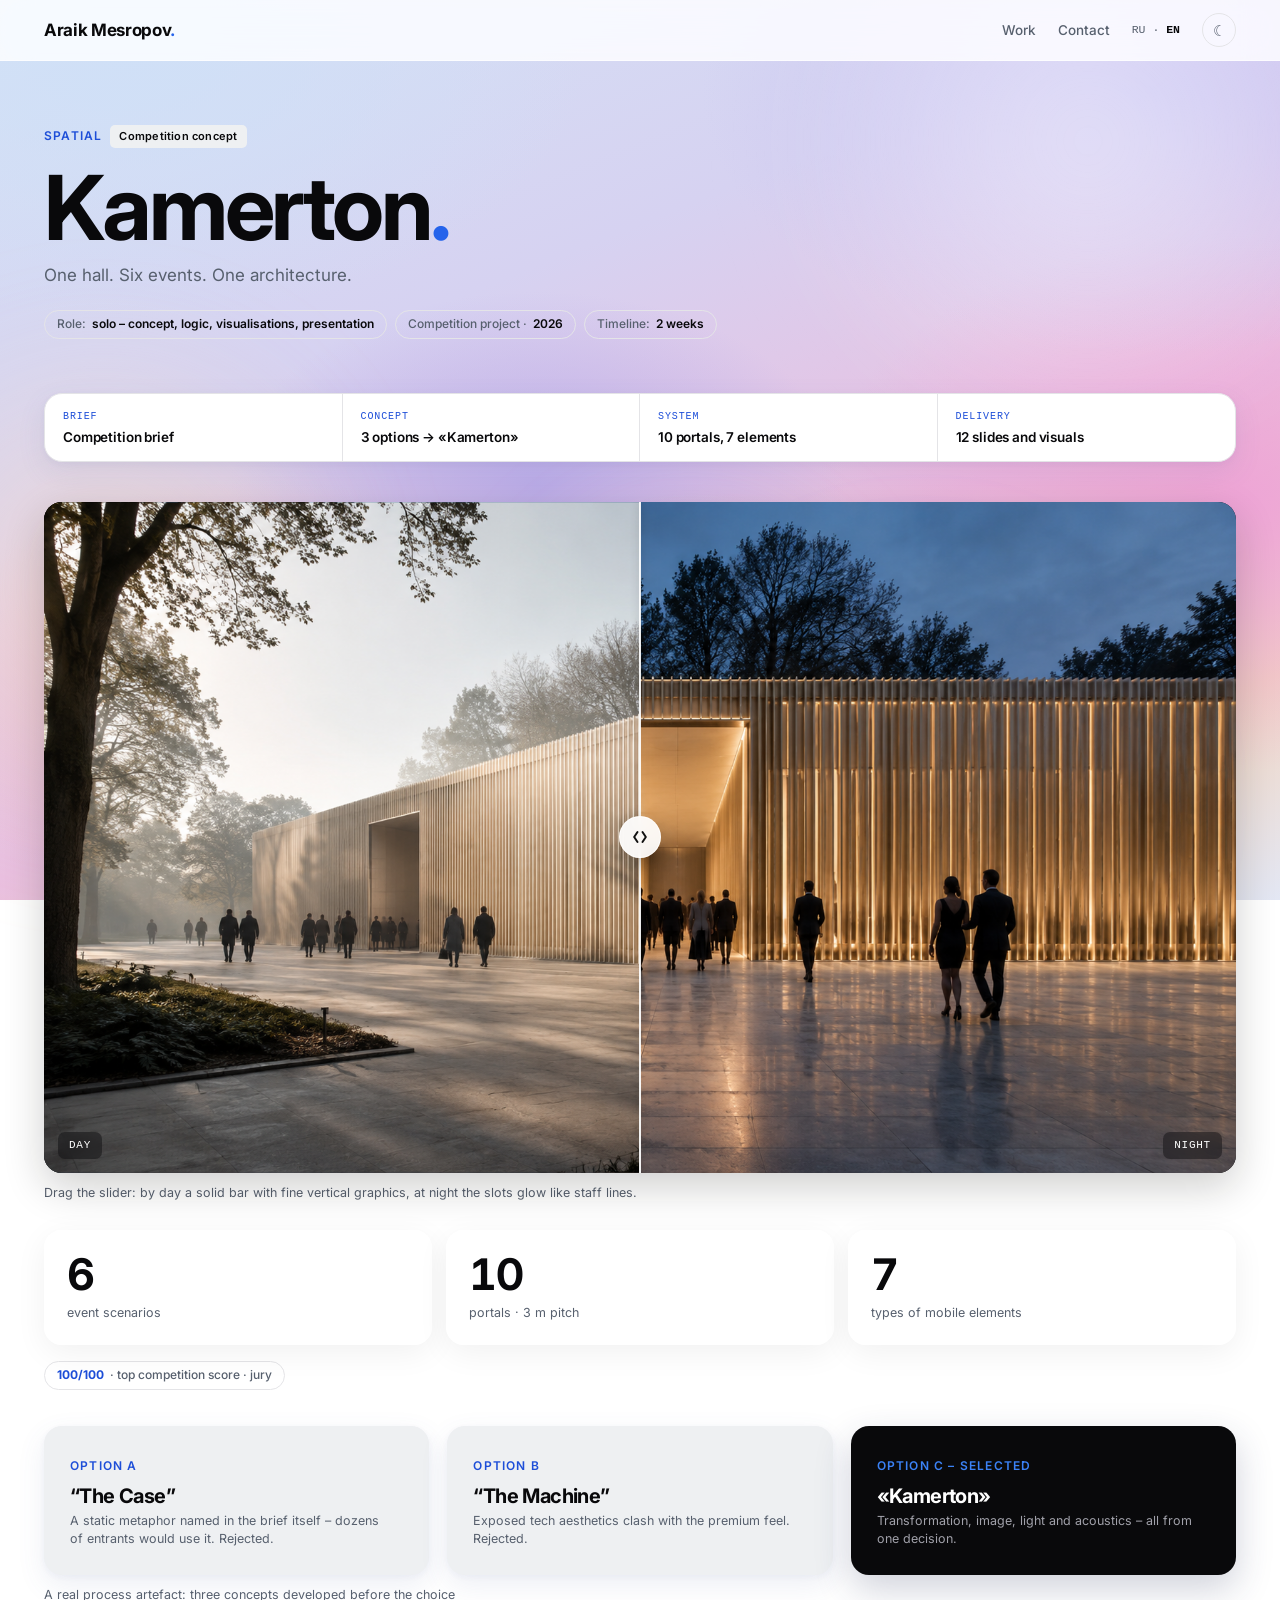
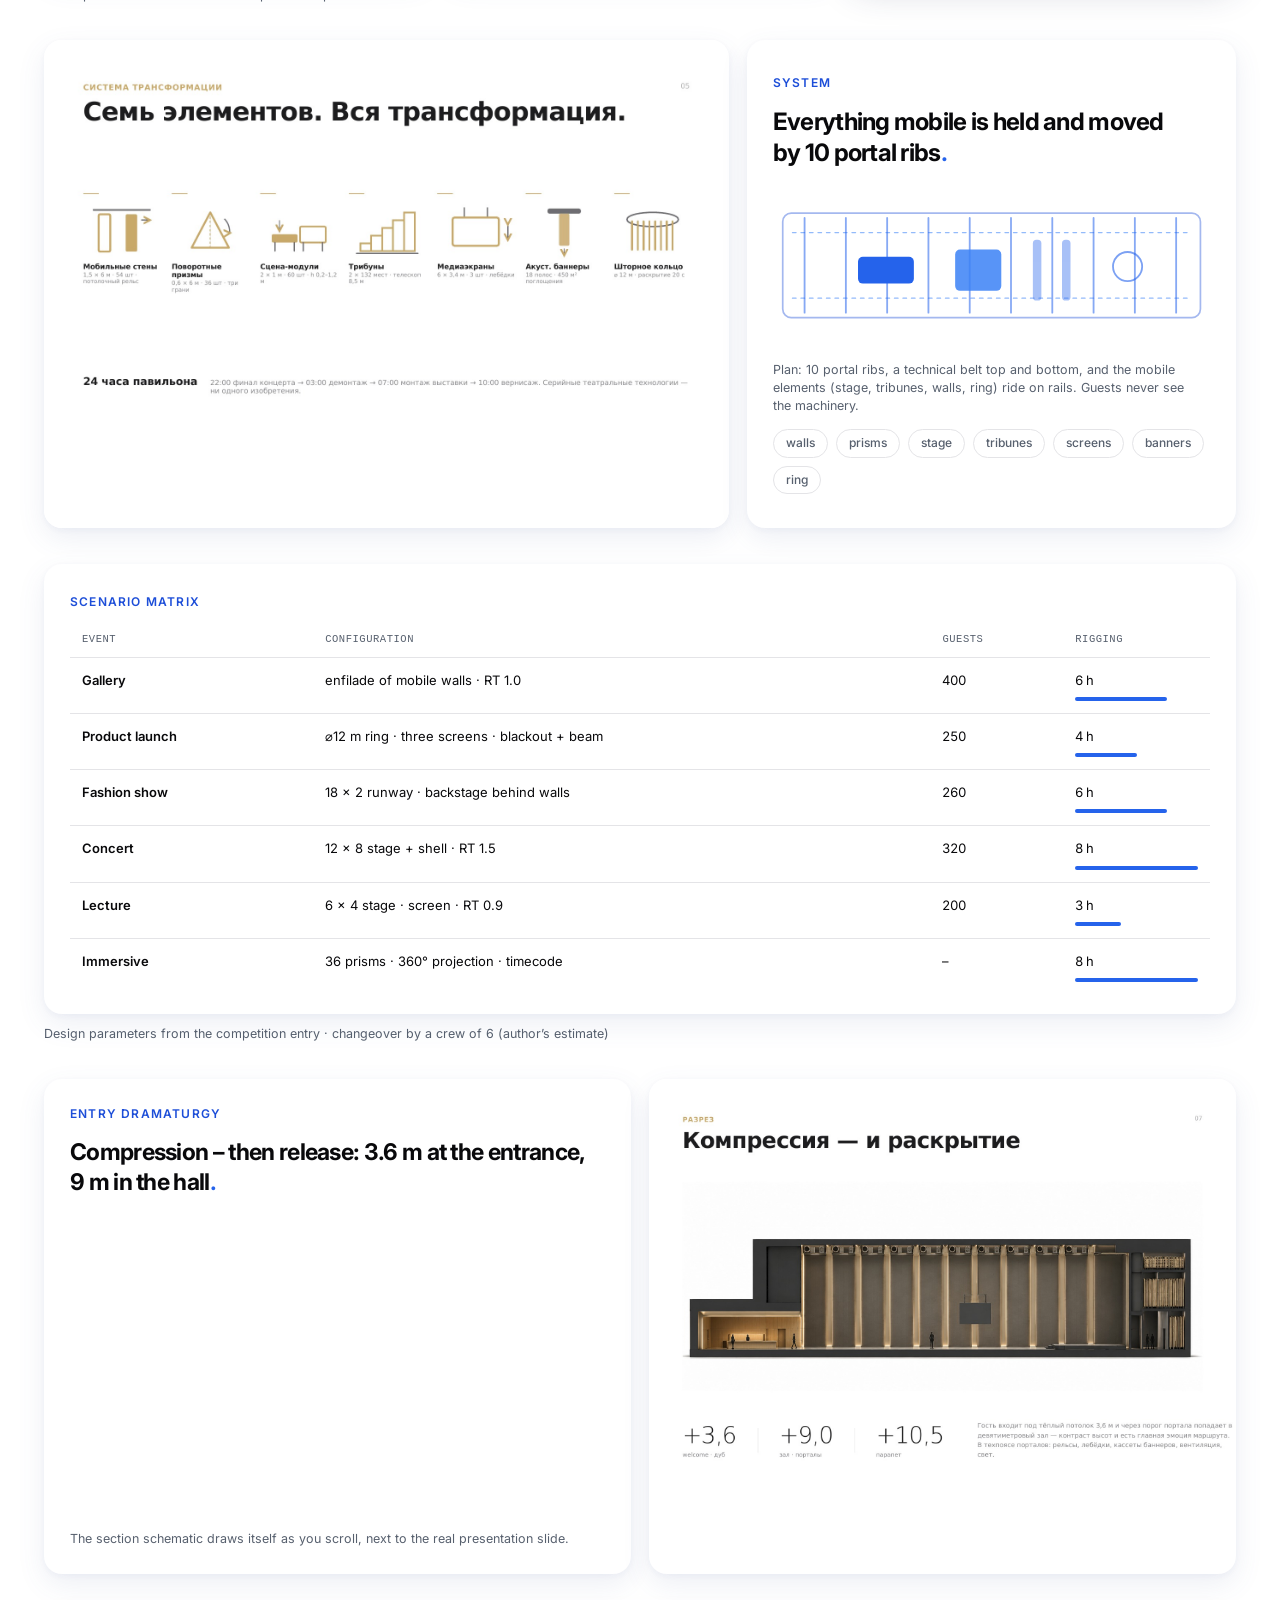
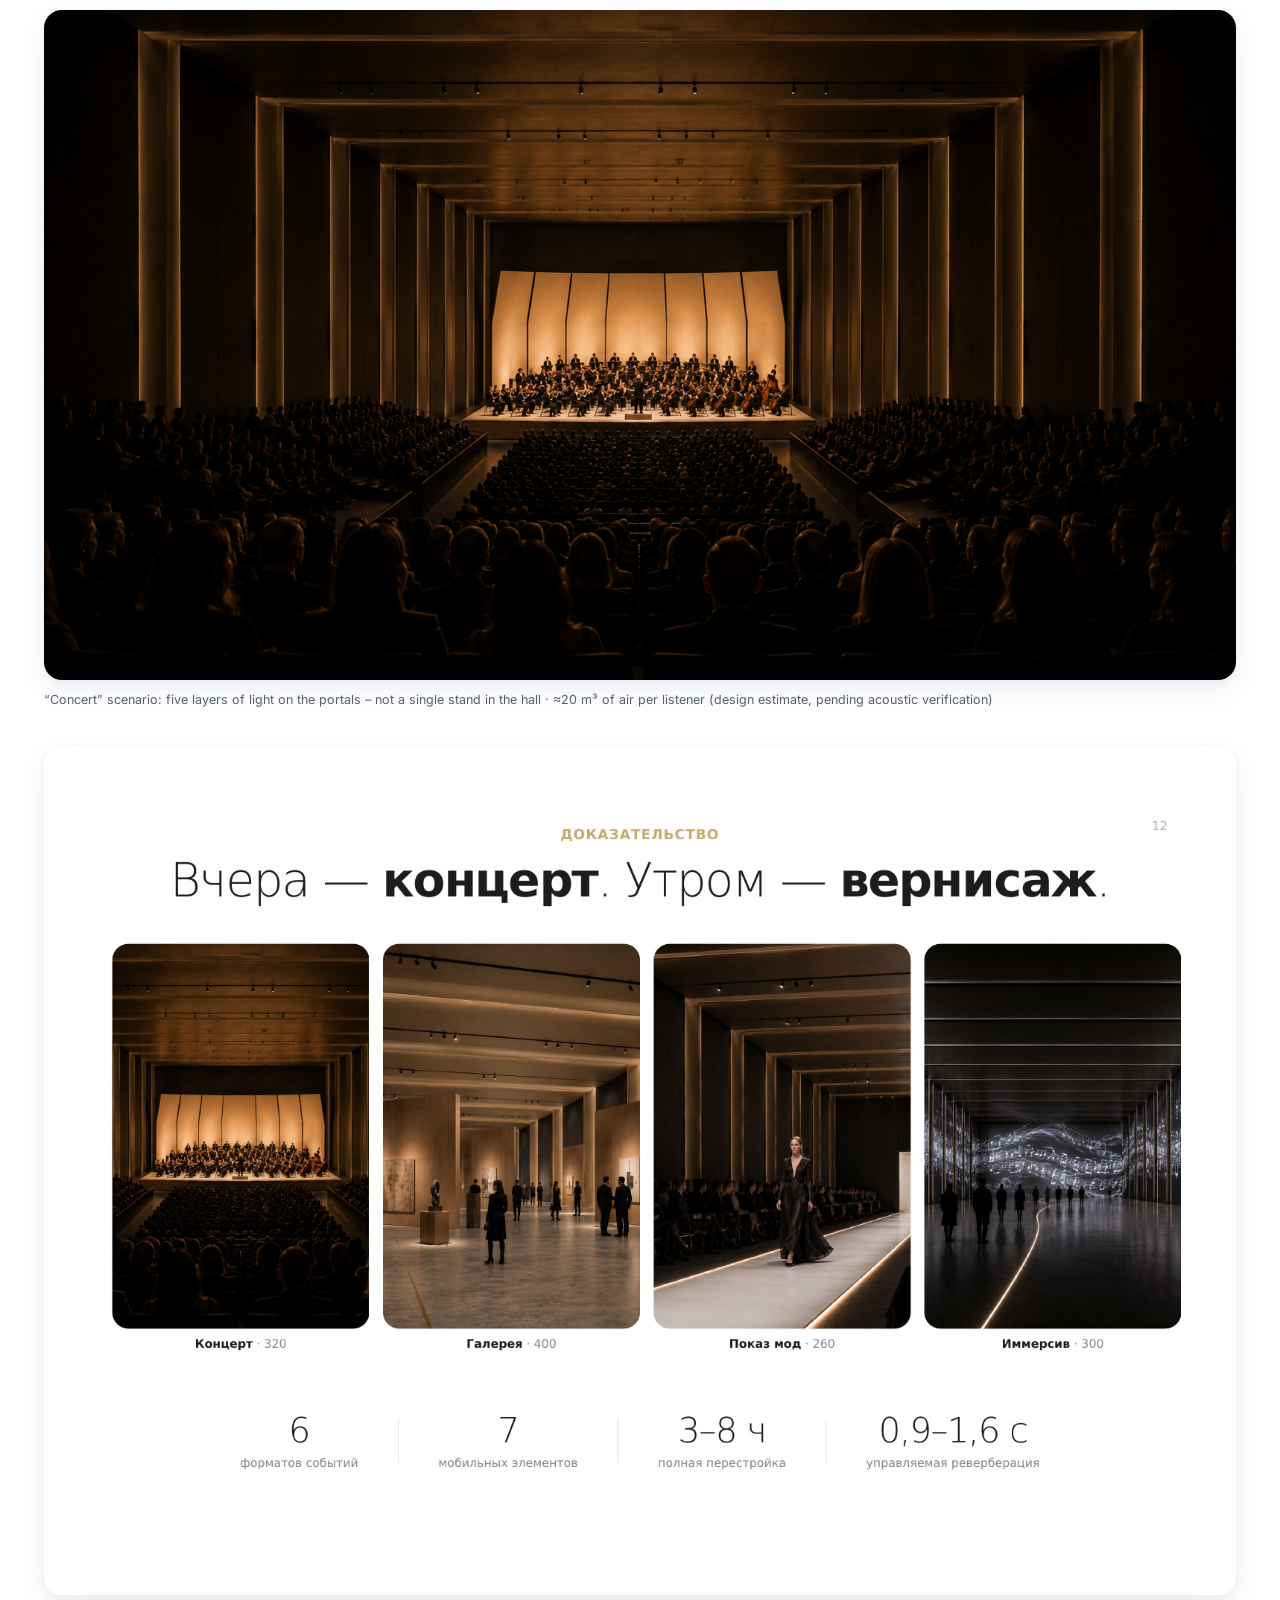
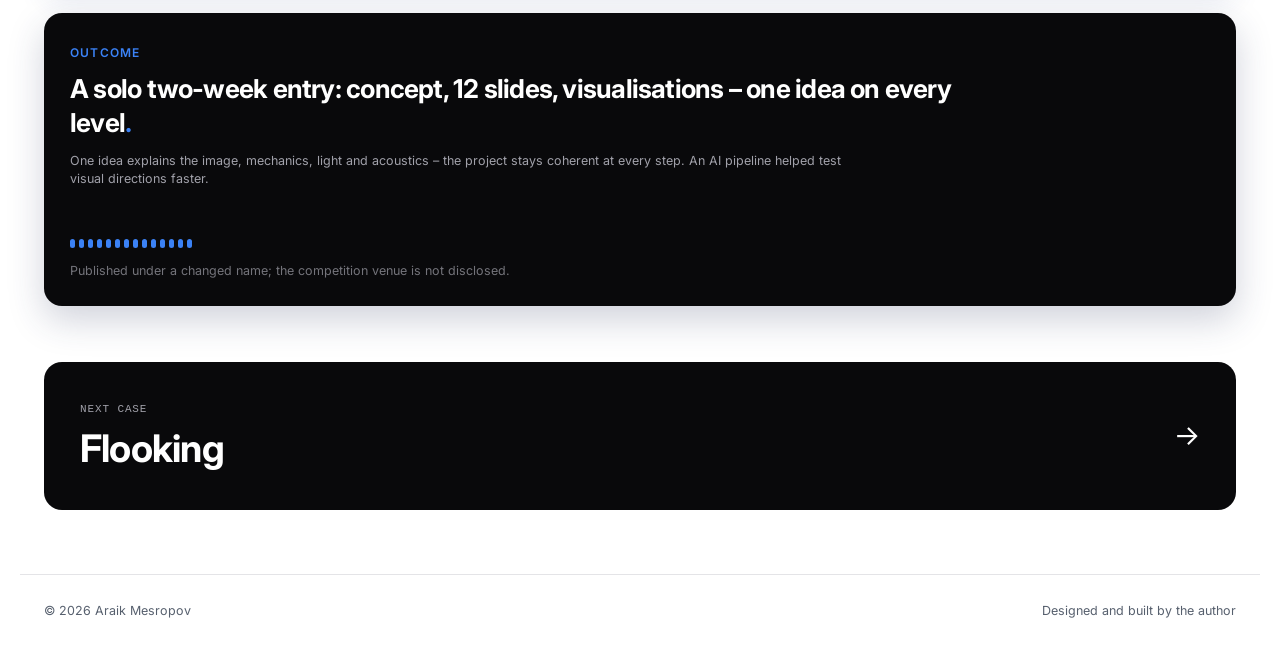
<file: en/case-kamerton.html>
<!DOCTYPE html>
<html lang="en">
<head>
<meta charset="UTF-8">
<meta name="viewport" content="width=device-width, initial-scale=1">
<title>Kamerton – a transformer pavilion · Araik Mesropov</title>
<link rel="preconnect" href="https://fonts.googleapis.com">
<link rel="preconnect" href="https://fonts.gstatic.com" crossorigin>
<link href="https://fonts.googleapis.com/css2?family=Inter:wght@400;500;600;700&display=swap" rel="stylesheet">
<link rel="stylesheet" href="../styles.css">
<script>const _t=localStorage.getItem("theme")||(matchMedia("(prefers-color-scheme: dark)").matches?"dark":"light");document.documentElement.dataset.theme=_t;function typoBind(root){if(!root)return;try{var re=/(^|[\s(\u00AB\u201E"'\u2013\u2014\u2026])([0-9A-Za-z\u0410-\u044F\u0401\u0451]{1,2}|\u0434\u043B\u044F|\u043F\u0440\u0438|\u043F\u043E\u0434|\u043D\u0430\u0434|\u0431\u0435\u0437|\u043F\u0440\u043E|\u0447\u0442\u043E|\u043A\u0430\u043A|\u044D\u0442\u043E|\u0438\u043B\u0438|\u0442\u0430\u043A|\u0443\u0436\u0435|the|and|but|for|not)[ \t]+/g;var w=document.createTreeWalker(root,NodeFilter.SHOW_TEXT,null,false),ns=[],n;while(n=w.nextNode())ns.push(n);ns.forEach(function(t){var pn=t.parentNode;if(pn&&/^(SCRIPT|STYLE|CODE|PRE|TEXTAREA)$/.test(pn.nodeName))return;var v=t.nodeValue,p;if(!v||!v.trim())return;do{p=v;v=v.replace(re,'$1$2\u00A0')}while(v!==p);if(v!==t.nodeValue)t.nodeValue=v})}catch(e){}}function tgT(){const d=document.documentElement;d.dataset.theme=d.dataset.theme==="dark"?"light":"dark";localStorage.setItem("theme",d.dataset.theme)}function tgM(){const d=document.documentElement;const o=!d.classList.contains("mnav");d.classList.toggle("mnav",o);const b=document.querySelector(".burger");if(b)b.setAttribute("aria-expanded",o)}addEventListener("DOMContentLoaded",function(){typoBind(document.body);var nav=document.querySelector("nav.main");if(!nav||document.querySelector(".mmenu"))return;var mm=document.createElement("nav");mm.className="mmenu";mm.setAttribute("aria-label","Мобильное меню");mm.innerHTML=nav.innerHTML;document.body.appendChild(mm);var tt=document.createElement("button");tt.className="totop";tt.setAttribute("aria-label","Наверх");tt.innerHTML="<svg width=\"20\" height=\"20\" viewBox=\"0 0 24 24\" fill=\"none\" stroke=\"currentColor\" stroke-width=\"2.2\" stroke-linecap=\"round\" stroke-linejoin=\"round\"><path d=\"M12 19V5M5 12l7-7 7 7\"/></svg>";tt.onclick=function(){window.scrollTo({top:0,behavior:"smooth"})};document.body.appendChild(tt);var st=false;addEventListener("scroll",function(){var s=window.scrollY>400;if(s!==st){st=s;document.documentElement.classList.toggle("scrolled",s)}},{passive:true});});addEventListener("click",function(e){var a=e.target.closest(".mmenu a");if(a&&document.documentElement.classList.contains("mnav"))setTimeout(tgM,60)});addEventListener("keydown",function(e){if(e.key==="Escape"&&document.documentElement.classList.contains("mnav"))tgM()});</script>
</head>
<body>

<header class="site">
  <div class="wrap">
    <a class="logo" href="index.html">Araik Mesropov<b>.</b></a>
    <nav class="main" aria-label="Main navigation">
      <a href="index.html#work">Work</a>
      <a href="index.html#contact">Contact</a>
      <a class="lang" href="../case-kamerton.html">RU · <b>EN</b></a>
      <button class="tbtn" onclick="tgT()" aria-label="Toggle theme"></button>
    </nav>
    <button class="burger" aria-label="Меню" aria-expanded="false" onclick="tgM()"><span></span><span></span><span></span></button>
  </div>
</header>
<div class="mm-ov" onclick="tgM()" aria-hidden="true"></div>

<main>
<div class="case-hero wrap">
  <div class="row"><span class="k">Spatial</span><span class="badge">Competition concept</span></div>
  <h1 class="d" style="margin:16px 0 10px">Kamerton<span class="dot">.</span></h1>
  <p class="lead" style="max-width:560px">One hall. Six events. One architecture.</p>
  <div class="meta-chips">
    <span class="chip">Role: <b>solo – concept, logic, visualisations, presentation</b></span>
    <span class="chip">Competition project · <b>2026</b></span>
    <span class="chip">Timeline: <b>2 weeks</b></span>
  </div>
</div>

<div class="wrap"><div class="stageline reveal">
  <div class="st"><span>Brief</span><b>Competition brief</b></div>
  <div class="st"><span>Concept</span><b>3 options → «Kamerton»</b></div>
  <div class="st"><span>System</span><b>10 portals, 7 elements</b></div>
  <div class="st"><span>Delivery</span><b>12 slides and visuals</b></div>
</div></div>

<div class="wrap">
  <div class="cmp reveal" id="kmCmp" style="--x:50%">
    <img class="base" src="../assets/2.png" alt="Kamerton at night: the facade slots glow warm, guests at the entrance">
    <div class="top"><img src="../assets/1.png" alt="Kamerton by day: a solid bar of vertical champagne-tone louvres in the park"></div>
    <div class="cmp-h" tabindex="0" role="slider" aria-label="Compare: day and night" aria-valuemin="0" aria-valuemax="100" aria-valuenow="50"><svg viewBox="0 0 24 24" fill="none" stroke="currentColor" stroke-width="2.4" stroke-linecap="round" stroke-linejoin="round"><path d="M9 6l-4 6 4 6M15 6l4 6-4 6"/></svg></div>
    <span class="lbl l">Day</span><span class="lbl r">Night</span>
  </div>
  <p class="figcap">Drag the slider: by day a solid bar with fine vertical graphics, at night the slots glow like staff lines.</p>

  <div class="statband" style="margin-top:28px">
    <div class="tile pad stat reveal"><div class="n">6</div><div class="l">event scenarios</div></div>
    <div class="tile pad stat reveal"><div class="n">10</div><div class="l">portals · 3 m pitch</div></div>
    <div class="tile pad stat reveal"><div class="n">7</div><div class="l">types of mobile elements</div></div>
  </div>

  <div class="row" style="margin-top:16px">
    <span class="chip"><b style="color:var(--copper-dark);font-weight:700">100/100</b> · top competition score · jury</span>
  </div>

  <div class="bento" style="grid-template-columns:1fr 1fr 1fr;margin-top:36px" id="km-concepts">
    <div class="tile beige pad reveal">
      <span class="k">Option A</span>
      <p class="big" style="font-size:20px;margin:10px 0 6px">“The Case”</p>
      <p class="cap">A static metaphor named in the brief itself – dozens of entrants would use it. Rejected.</p>
    </div>
    <div class="tile beige pad reveal">
      <span class="k">Option B</span>
      <p class="big" style="font-size:20px;margin:10px 0 6px">“The Machine”</p>
      <p class="cap">Exposed tech aesthetics clash with the premium feel. Rejected.</p>
    </div>
    <div class="tile ink pad reveal">
      <span class="k">Option C – selected</span>
      <p class="big" style="font-size:20px;margin:10px 0 6px">«Kamerton»</p>
      <p class="cap">Transformation, image, light and acoustics – all from one decision.</p>
    </div>
  </div>
  <p class="figcap">A real process artefact: three concepts developed before the choice</p>

  <div class="bento" style="grid-template-columns:1.4fr 1fr;margin-top:36px" id="km-sys">
    <div class="tile shot reveal"><img src="../assets/slide-05.jpg" alt="Presentation slide: seven mobile elements of the transformation system"></div>
    <div class="tile pad reveal" style="display:flex;flex-direction:column;justify-content:center;gap:14px">
      <span class="k">System</span>
      <p class="big" style="font-size:clamp(19px,2vw,24px);line-height:1.3">Everything mobile is held and moved by 10 portal ribs<span style="color:var(--copper)">.</span></p>
      <svg viewBox="0 0 360 132" fill="none" stroke-linecap="round" stroke-linejoin="round" aria-hidden="true" style="width:100%;height:auto;margin:2px 0">
        <rect x="8" y="24" width="344" height="86" rx="7" stroke="#1D4ED8" stroke-opacity=".4" stroke-width="1.4"/>
        <line x1="16" y1="40" x2="344" y2="40" stroke="#3B82F6" stroke-width="1" stroke-dasharray="3 4" opacity=".55"/>
        <line x1="16" y1="94" x2="344" y2="94" stroke="#3B82F6" stroke-width="1" stroke-dasharray="3 4" opacity=".55"/>
        <g stroke="#2563EB" stroke-width="1.5" stroke-opacity=".55"><line x1="26" y1="28" x2="26" y2="106"/><line x1="60" y1="28" x2="60" y2="106"/><line x1="94" y1="28" x2="94" y2="106"/><line x1="128" y1="28" x2="128" y2="106"/><line x1="162" y1="28" x2="162" y2="106"/><line x1="196" y1="28" x2="196" y2="106"/><line x1="230" y1="28" x2="230" y2="106"/><line x1="264" y1="28" x2="264" y2="106"/><line x1="298" y1="28" x2="298" y2="106"/><line x1="332" y1="28" x2="332" y2="106"/></g>
        <rect x="70" y="60" width="46" height="22" rx="4" fill="#2563EB"/>
        <rect x="150" y="54" width="38" height="34" rx="4" fill="#3B82F6" fill-opacity=".85"/>
        <rect x="214" y="46" width="7" height="50" rx="3" fill="#2563EB" fill-opacity=".4"/>
        <rect x="238" y="46" width="7" height="50" rx="3" fill="#2563EB" fill-opacity=".4"/>
        <circle cx="292" cy="68" r="12" stroke="#2563EB" stroke-width="1.5" stroke-opacity=".6"/>
      </svg>
      <p class="cap">Plan: 10 portal ribs, a technical belt top and bottom, and the mobile elements (stage, tribunes, walls, ring) ride on rails. Guests never see the machinery.</p>
      <div class="row"><span class="chip">walls</span><span class="chip">prisms</span><span class="chip">stage</span><span class="chip">tribunes</span><span class="chip">screens</span><span class="chip">banners</span><span class="chip">ring</span></div>
    </div>
  </div>

  <div class="tile reveal" style="margin-top:36px">
    <div style="padding:24px 26px 8px"><span class="k">Scenario matrix</span></div>
    <div style="overflow-x:auto;padding:0 26px 20px">
      <table class="mx">
        <tr><th>Event</th><th>Configuration</th><th>Guests</th><th>Rigging</th></tr>
        <tr><td class="ev">Gallery</td><td>enfilade of mobile walls · RT 1.0</td><td class="num">400</td><td class="num">6 h<span class="mmb" style="--w:75%"></span></td></tr>
        <tr><td class="ev">Product launch</td><td>⌀12 m ring · three screens · blackout + beam</td><td class="num">250</td><td class="num">4 h<span class="mmb" style="--w:50%"></span></td></tr>
        <tr><td class="ev">Fashion show</td><td>18 × 2 runway · backstage behind walls</td><td class="num">260</td><td class="num">6 h<span class="mmb" style="--w:75%"></span></td></tr>
        <tr><td class="ev">Concert</td><td>12 × 8 stage + shell · RT 1.5</td><td class="num">320</td><td class="num">8 h<span class="mmb" style="--w:100%"></span></td></tr>
        <tr><td class="ev">Lecture</td><td>6 × 4 stage · screen · RT 0.9</td><td class="num">200</td><td class="num">3 h<span class="mmb" style="--w:37%"></span></td></tr>
        <tr><td class="ev">Immersive</td><td>36 prisms · 360° projection · timecode</td><td class="num">–</td><td class="num">8 h<span class="mmb" style="--w:100%"></span></td></tr>
      </table>
    </div>
  </div>
  <p class="figcap">Design parameters from the competition entry · changeover by a crew of 6 (author’s estimate)</p>

  <div class="bento ksec" style="grid-template-columns:1fr 1fr;margin-top:36px" id="km-cut">
    <div class="tile pad reveal" style="display:flex;flex-direction:column;justify-content:center;gap:14px">
      <span class="k">Entry dramaturgy</span>
      <p class="big" style="font-size:clamp(18px,1.9vw,23px);line-height:1.3">Compression – then release: 3.6 m at the entrance, 9 m in the hall<span style="color:var(--copper)">.</span></p>
      <svg viewBox="0 0 440 250" class="draw" fill="none" stroke-linecap="round" stroke-linejoin="round" aria-hidden="true" style="width:100%;height:auto;color:#2563EB">
        <path class="l1" pathLength="1" d="M24 224 H416" stroke="#8891A0" stroke-width="1.4"/>
        <path class="l1" pathLength="1" d="M64 224 V164 H176 V72 H388 V224" stroke="currentColor" stroke-width="2"/>
        <path class="l1" pathLength="1" d="M52 224 V154 H166 V62 H400" stroke="currentColor" stroke-width="1.4" stroke-opacity=".5"/>
        <g class="l2" stroke="currentColor" stroke-width="1.3" stroke-opacity=".5"><path pathLength="1" d="M112 164 V224"/><path pathLength="1" d="M176 72 V224"/><path pathLength="1" d="M232 72 V224"/><path pathLength="1" d="M288 72 V224"/><path pathLength="1" d="M344 72 V224"/><path pathLength="1" d="M388 72 V224"/></g>
        <g class="l2" stroke="currentColor" stroke-width="1.1" stroke-opacity=".38"><path pathLength="1" d="M188 62 V72"/><path pathLength="1" d="M206 62 V72"/><path pathLength="1" d="M224 62 V72"/><path pathLength="1" d="M242 62 V72"/><path pathLength="1" d="M260 62 V72"/><path pathLength="1" d="M278 62 V72"/><path pathLength="1" d="M296 62 V72"/><path pathLength="1" d="M314 62 V72"/><path pathLength="1" d="M332 62 V72"/><path pathLength="1" d="M350 62 V72"/><path pathLength="1" d="M368 62 V72"/><path pathLength="1" d="M386 62 V72"/></g>
        <g class="l3" stroke="#8891A0" stroke-width="1"><path pathLength="1" d="M40 164 V224"/><path pathLength="1" d="M36 164 H44"/><path pathLength="1" d="M36 224 H44"/><path pathLength="1" d="M410 72 V224"/><path pathLength="1" d="M406 72 H414"/><path pathLength="1" d="M406 224 H414"/></g>
        <g class="lbl" fill="#8891A0" stroke="none" font-family="ui-monospace,Menlo,monospace" font-size="11"><text transform="rotate(-90 25 194)" x="25" y="194" text-anchor="middle">3.6 m</text><text transform="rotate(-90 428 148)" x="428" y="148" text-anchor="middle">9 m</text></g>
      </svg>
      <p class="cap">The section schematic draws itself as you scroll, next to the real presentation slide.</p>
    </div>
    <div class="tile shot reveal"><img src="../assets/slide-07.jpg" alt="Presentation slide: pavilion section – compression and release"></div>
  </div>

  <div class="tile shot reveal" style="margin-top:36px"><img src="../assets/8.png" alt="Visualisation: a symphony concert, light from the portals, full house"></div>
  <p class="figcap">“Concert” scenario: five layers of light on the portals – not a single stand in the hall · ≈20 m³ of air per listener (design estimate, pending acoustic verification)</p>

  <div class="tile shot reveal" style="margin-top:36px"><img src="../assets/slide-12.jpg" alt="Final slide: a concert last night – a vernissage this morning"></div>

  <div class="tile ink pad reveal" style="margin-top:18px">
    <span class="k">Outcome</span>
    <p class="big" style="font-size:clamp(19px,2.1vw,26px);line-height:1.3;margin-top:8px;max-width:900px">A solo two-week entry: concept, 12 slides, visualisations – one idea on every level<span style="color:var(--copper-light)">.</span></p>
    <p class="cap" style="margin-top:12px;max-width:780px">One idea explains the image, mechanics, light and acoustics – the project stays coherent at every step. An AI pipeline helped test visual directions faster.</p>
    <div class="eq" aria-hidden="true" style="margin-top:18px;color:var(--copper-light)"><i></i><i></i><i></i><i></i><i></i><i></i><i></i><i></i><i></i><i></i><i></i><i></i><i></i><i></i></div>
    <p class="cap" style="opacity:.7;margin-top:14px">Published under a changed name; the competition venue is not disclosed.</p>
  </div>
</div>

<div class="wrap next-case">
  <a href="case-flooking.html"><span><span class="nx">Next case</span><br><span class="nm">Flooking</span></span><span style="font-size:28px">→</span></a>
</div>
</main>

<footer class="site">
  <div class="wrap">
    <span>© 2026 Araik Mesropov</span>
    <span>Designed and built by the author</span>
  </div>
</footer>
<script>
const io=new IntersectionObserver(es=>es.forEach(e=>{if(e.isIntersecting){e.target.classList.add('in');io.unobserve(e.target)}}),{threshold:.1});
document.querySelectorAll('.reveal').forEach(el=>io.observe(el));
const rm=matchMedia('(prefers-reduced-motion: reduce)').matches;
if(!rm){const io2=new IntersectionObserver(es=>es.forEach(e=>{if(!e.isIntersecting)return;io2.unobserve(e.target);const n=e.target,t=parseInt(n.dataset.cnt),s=performance.now(),d=750;const step=x=>{const p=Math.min(1,(x-s)/d);n.textContent=Math.round(t*(.15+.85*p*(2-p)));if(p<1)requestAnimationFrame(step)};requestAnimationFrame(step)}),{threshold:.6});
document.querySelectorAll('.stat .n').forEach(n=>{const v=n.textContent.trim();if(/^\d+$/.test(v)&&+v>1){n.dataset.cnt=v;io2.observe(n)}})}
(function(){var el=document.getElementById('kmCmp');if(!el)return;var h=el.querySelector('.cmp-h');var x=50;function set(v){x=Math.max(2,Math.min(98,v));el.style.setProperty('--x',x+'%');if(h)h.setAttribute('aria-valuenow',Math.round(x))}function pt(e){var r=el.getBoundingClientRect();var cx=(e.touches&&e.touches[0])?e.touches[0].clientX:e.clientX;set((cx-r.left)/r.width*100)}var d=false;el.addEventListener('pointerdown',function(e){d=true;try{el.setPointerCapture(e.pointerId)}catch(_){}pt(e)});el.addEventListener('pointermove',function(e){if(d)pt(e)});window.addEventListener('pointerup',function(){d=false});if(h)h.addEventListener('keydown',function(e){if(e.key==='ArrowLeft'){set(x-4);e.preventDefault()}else if(e.key==='ArrowRight'){set(x+4);e.preventDefault()}});set(50);})();
(function(){var b=document.getElementById('km-cut');if(!b)return;function upd(){var r=b.getBoundingClientRect();var vh=window.innerHeight||800;var p=(vh-r.top)/(vh*0.82);p=p<0?0:p>1?1:p;b.style.setProperty('--p',p.toFixed(3))}upd();addEventListener('scroll',upd,{passive:true});addEventListener('resize',upd);})();
</script>
<style>@media(max-width:820px){#km-concepts{grid-template-columns:1fr!important}#km-sys,#km-cut,#km-final{grid-template-columns:1fr!important}}</style>
</body>
</html>
</file>
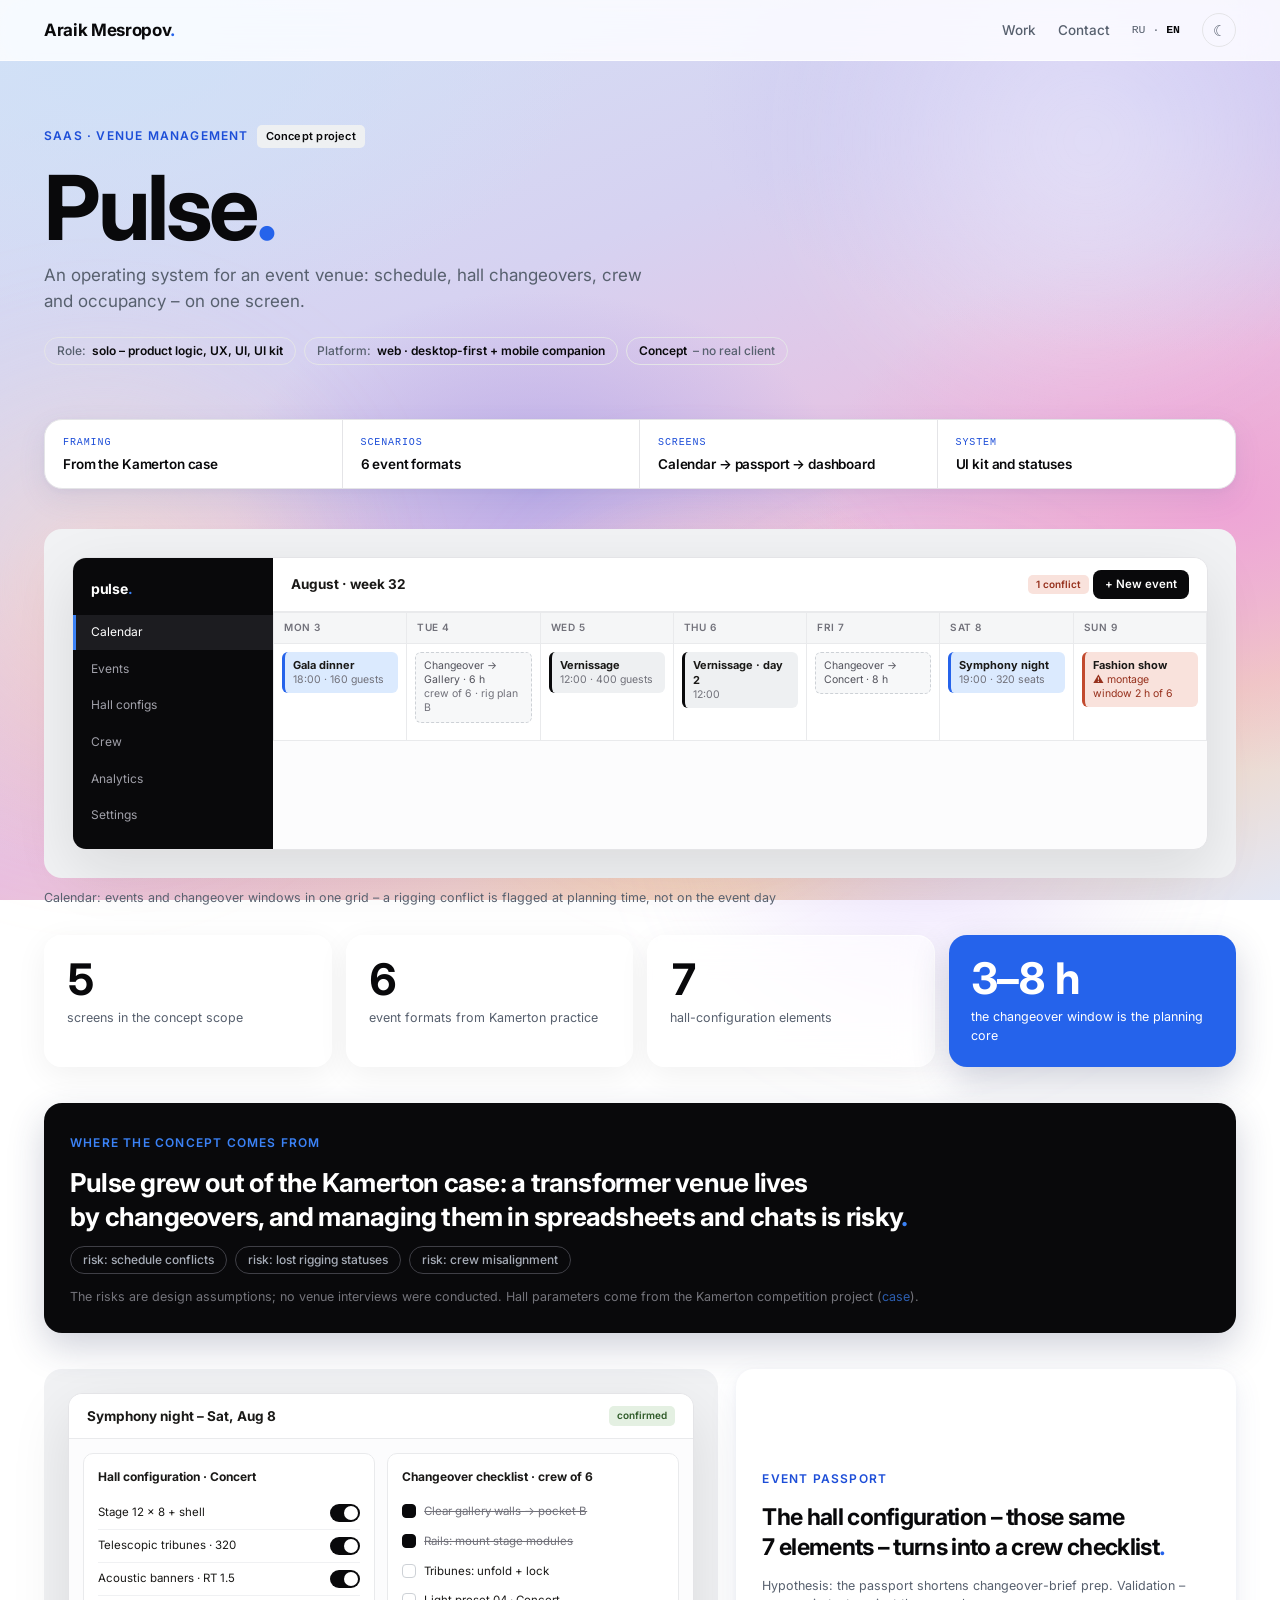
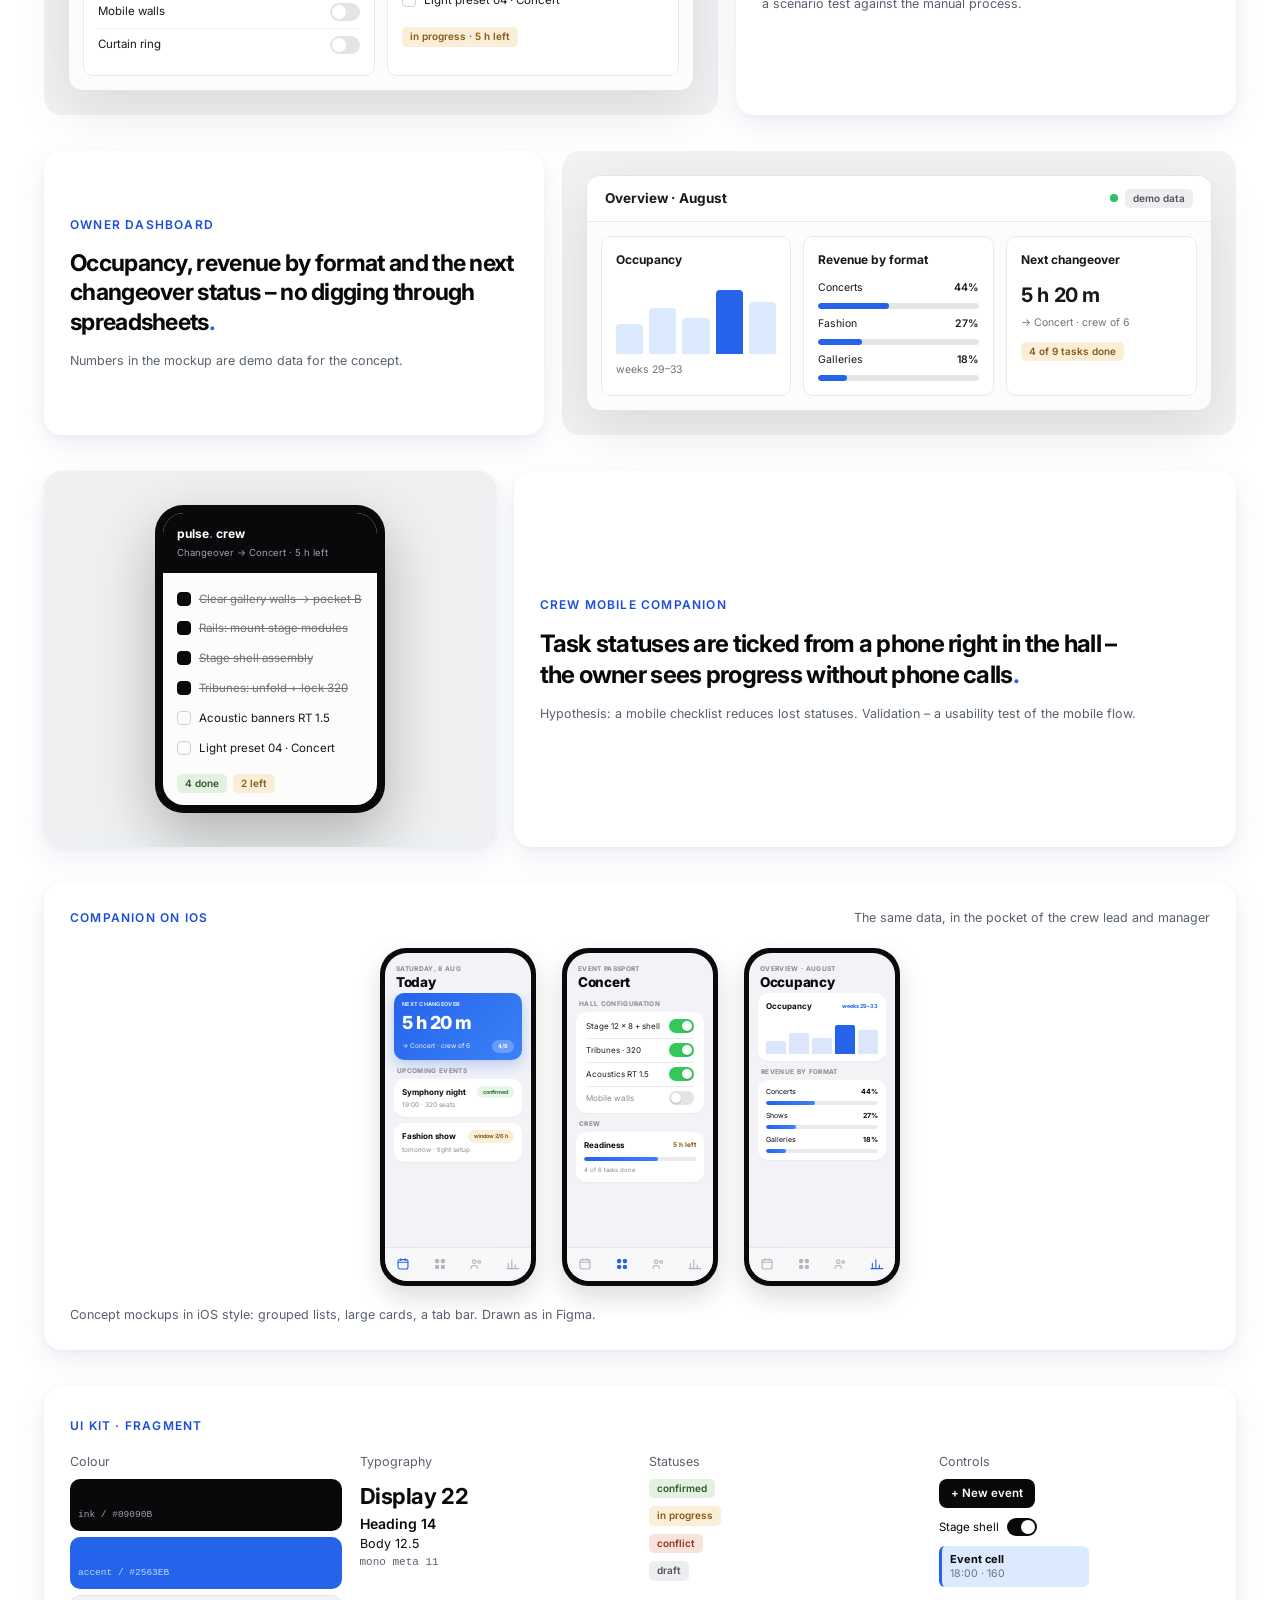
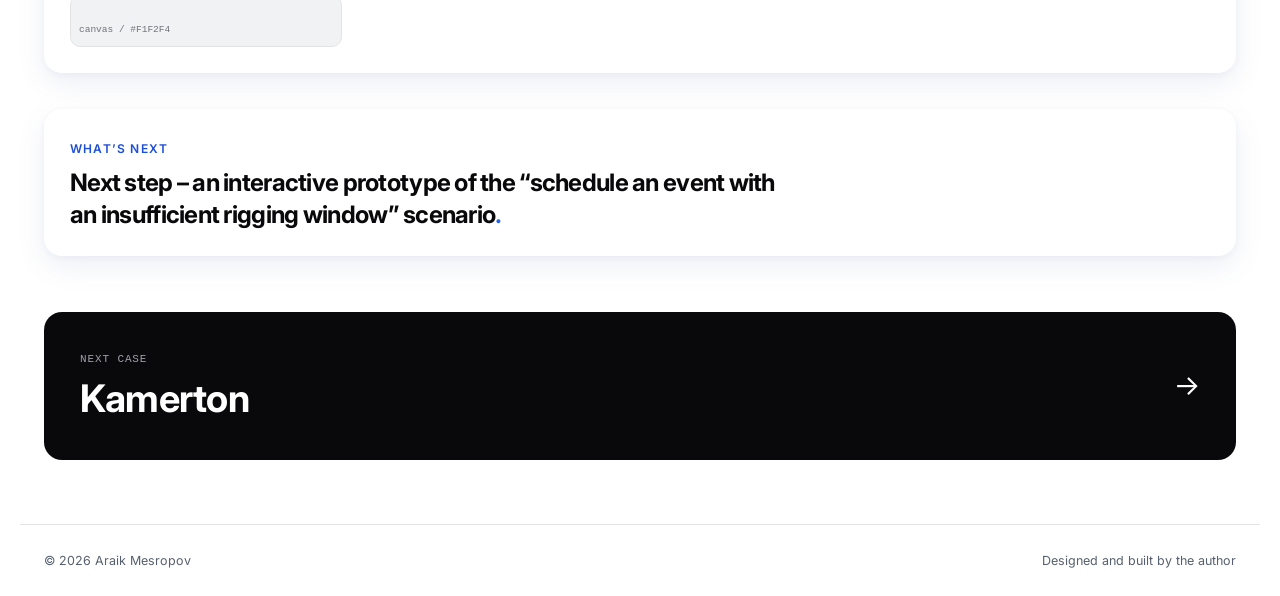
<file: en/case-pulse.html>
<!DOCTYPE html>
<html lang="en">
<head>
<meta charset="UTF-8">
<meta name="viewport" content="width=device-width, initial-scale=1">
<title>Pulse – a SaaS for event venues · Araik Mesropov</title>
<link rel="preconnect" href="https://fonts.googleapis.com">
<link rel="preconnect" href="https://fonts.gstatic.com" crossorigin>
<link href="https://fonts.googleapis.com/css2?family=Inter:wght@400;500;600;700&display=swap" rel="stylesheet">
<link rel="stylesheet" href="../styles.css">
<script>const _t=localStorage.getItem("theme")||(matchMedia("(prefers-color-scheme: dark)").matches?"dark":"light");document.documentElement.dataset.theme=_t;function typoBind(root){if(!root)return;try{var re=/(^|[\s(\u00AB\u201E"'\u2013\u2014\u2026])([0-9A-Za-z\u0410-\u044F\u0401\u0451]{1,2}|\u0434\u043B\u044F|\u043F\u0440\u0438|\u043F\u043E\u0434|\u043D\u0430\u0434|\u0431\u0435\u0437|\u043F\u0440\u043E|\u0447\u0442\u043E|\u043A\u0430\u043A|\u044D\u0442\u043E|\u0438\u043B\u0438|\u0442\u0430\u043A|\u0443\u0436\u0435|the|and|but|for|not)[ \t]+/g;var w=document.createTreeWalker(root,NodeFilter.SHOW_TEXT,null,false),ns=[],n;while(n=w.nextNode())ns.push(n);ns.forEach(function(t){var pn=t.parentNode;if(pn&&/^(SCRIPT|STYLE|CODE|PRE|TEXTAREA)$/.test(pn.nodeName))return;var v=t.nodeValue,p;if(!v||!v.trim())return;do{p=v;v=v.replace(re,'$1$2\u00A0')}while(v!==p);if(v!==t.nodeValue)t.nodeValue=v})}catch(e){}}function tgT(){const d=document.documentElement;d.dataset.theme=d.dataset.theme==="dark"?"light":"dark";localStorage.setItem("theme",d.dataset.theme)}function tgM(){const d=document.documentElement;const o=!d.classList.contains("mnav");d.classList.toggle("mnav",o);const b=document.querySelector(".burger");if(b)b.setAttribute("aria-expanded",o)}addEventListener("DOMContentLoaded",function(){typoBind(document.body);var nav=document.querySelector("nav.main");if(!nav||document.querySelector(".mmenu"))return;var mm=document.createElement("nav");mm.className="mmenu";mm.setAttribute("aria-label","Мобильное меню");mm.innerHTML=nav.innerHTML;document.body.appendChild(mm);var tt=document.createElement("button");tt.className="totop";tt.setAttribute("aria-label","Наверх");tt.innerHTML="<svg width=\"20\" height=\"20\" viewBox=\"0 0 24 24\" fill=\"none\" stroke=\"currentColor\" stroke-width=\"2.2\" stroke-linecap=\"round\" stroke-linejoin=\"round\"><path d=\"M12 19V5M5 12l7-7 7 7\"/></svg>";tt.onclick=function(){window.scrollTo({top:0,behavior:"smooth"})};document.body.appendChild(tt);var st=false;addEventListener("scroll",function(){var s=window.scrollY>400;if(s!==st){st=s;document.documentElement.classList.toggle("scrolled",s)}},{passive:true});});addEventListener("click",function(e){var a=e.target.closest(".mmenu a");if(a&&document.documentElement.classList.contains("mnav"))setTimeout(tgM,60)});addEventListener("keydown",function(e){if(e.key==="Escape"&&document.documentElement.classList.contains("mnav"))tgM()});</script>
<style>
.pui{background:#F1F2F4;border-radius:var(--r);padding:clamp(14px,2.5vw,28px)}
.app{background:#FCFCFD;border:1px solid #E4E4E7;border-radius:14px;overflow:hidden;display:grid;grid-template-columns:200px 1fr;font-size:12.5px;color:#1A1917;box-shadow:0 20px 60px rgba(20,18,16,.1)}
.sb{background:#09090B;color:#A7ADB8;padding:16px 0;display:flex;flex-direction:column;gap:2px}
.sb .lg{color:#fff;font-weight:700;font-size:14px;padding:4px 18px 14px;letter-spacing:-.02em}
.sb .lg i{color:#3B82F6;font-style:normal}
.sb a{padding:8px 18px;font-size:12px;color:#A1A1AA}
.sb a.on{background:#1C1C20;color:#fff;border-left:3px solid #3B82F6;padding-left:15px}
.tp{display:flex;align-items:center;justify-content:space-between;padding:12px 18px;border-bottom:1px solid #E9EAEC;background:#fff}
.tp b{font-size:13.5px}
.cal{display:grid;grid-template-columns:repeat(7,1fr);gap:1px;background:#E9EAEC;padding:1px}
.cal .dh{background:#F5F6F7;padding:7px 10px;font-size:10px;font-weight:600;color:#71717A;text-transform:uppercase;letter-spacing:.05em}
.cal .dc{background:#fff;min-height:96px;padding:8px;display:flex;flex-direction:column;gap:6px}
.ev{border-radius:6px;padding:6px 8px;font-size:10.5px;line-height:1.35;border-left:3px solid #09090B;background:#EEF0F2}
.ev b{display:block;font-size:11px}
.ev span{color:#71717A}
.ev.gala{border-color:#2563EB;background:#DBEAFE}
.ev.mont{border:1px dashed #CDD1D6;border-left:1px dashed #CDD1D6;background:#F7F8F9;color:#52525B}
.ev.conf{border-color:#C24A2E;background:#F9E2DC}
.ev.conf span{color:#96301C}
.pcard{background:#fff;border:1px solid #E9EAEC;border-radius:10px;padding:14px}
.pcard h5{font-size:12px;margin-bottom:10px}
.tgl{display:flex;justify-content:space-between;align-items:center;padding:7px 0;border-bottom:1px solid #F0F1F3;font-size:11.5px}
.tgl:last-child{border:0}
.sw{width:30px;height:18px;border-radius:99px;background:#E4E4E7;position:relative}
.sw.on{background:#09090B}
.sw i{position:absolute;top:2px;left:2px;width:14px;height:14px;border-radius:50%;background:#fff;display:block}
.sw.on i{left:14px}
.ck{display:flex;gap:8px;align-items:flex-start;padding:6px 0;font-size:11.5px}
.ck i{width:14px;height:14px;border-radius:4px;border:1.5px solid #CDD1D6;display:block;flex:none;margin-top:1px}
.ck.done i{background:#09090B;border-color:#09090B}
.ck.done span{text-decoration:line-through;color:#71717A}
.hbar{display:flex;align-items:flex-end;gap:6px;height:74px}
.hbar i{flex:1;background:#DBEAFE;border-radius:4px 4px 0 0;display:block}
.hbar i.hi{background:#2563EB}
.phone{width:230px;background:#09090B;border-radius:28px;padding:8px;box-shadow:0 24px 60px rgba(20,18,16,.28)}
.pscr{background:#FCFCFD;border-radius:21px;overflow:hidden;font-size:11px;color:#1A1917}
.tok{height:52px;border-radius:10px;display:flex;align-items:flex-end;padding:8px;font-family:var(--mono);font-size:9.5px}
.iosrow{display:flex;gap:20px;justify-content:center;flex-wrap:wrap}
.iosrow .phone{width:212px}
.iosbar{display:flex;align-items:center;justify-content:space-between;padding:9px 15px 5px;font-size:10.5px;font-weight:700;color:#111}
.iosbar .r{display:flex;align-items:center;gap:6px}
.iosbar .bat{position:relative;width:20px;height:10px;border:1.2px solid #111;border-radius:3px;opacity:.9}
.iosbar .bat::before{content:"";position:absolute;top:2px;left:1.5px;bottom:2px;width:72%;background:#111;border-radius:1px}
.iosbar .bat::after{content:"";position:absolute;right:-3px;top:3px;width:2px;height:4px;background:#111;border-radius:0 1px 1px 0}
.ioshd{padding:2px 14px 10px}
.ioshd b{font-size:14px;letter-spacing:-.02em}
.ioscard{margin:0 12px 10px;border:1px solid #E9EAEC;border-radius:12px;padding:11px 12px;background:#fff}
.ioscard .tgl{padding:6px 0}
</style>
</head>
<body>

<header class="site">
  <div class="wrap">
    <a class="logo" href="index.html">Araik Mesropov<b>.</b></a>
    <nav class="main" aria-label="Main navigation">
      <a href="index.html#work">Work</a>
      <a href="index.html#contact">Contact</a>
      <a class="lang" href="../case-pulse.html">RU · <b>EN</b></a>
      <button class="tbtn" onclick="tgT()" aria-label="Toggle theme"></button>
    </nav>
    <button class="burger" aria-label="Меню" aria-expanded="false" onclick="tgM()"><span></span><span></span><span></span></button>
  </div>
</header>
<div class="mm-ov" onclick="tgM()" aria-hidden="true"></div>

<main>
<div class="case-hero wrap">
  <div class="row"><span class="k">SaaS · venue management</span><span class="badge">Concept project</span></div>
  <h1 class="d" style="margin:16px 0 10px">Pulse<span class="dot">.</span></h1>
  <p class="lead" style="max-width:640px">An operating system for an event venue: schedule, hall changeovers, crew and occupancy – on one screen.</p>
  <div class="meta-chips">
    <span class="chip">Role: <b>solo – product logic, UX, UI, UI kit</b></span>
    <span class="chip">Platform: <b>web · desktop-first + mobile companion</b></span>
    <span class="chip"><b>Concept</b> – no real client</span>
  </div>
</div>

<div class="wrap"><div class="stageline reveal">
  <div class="st"><span>Framing</span><b>From the Kamerton case</b></div>
  <div class="st"><span>Scenarios</span><b>6 event formats</b></div>
  <div class="st"><span>Screens</span><b>Calendar → passport → dashboard</b></div>
  <div class="st"><span>System</span><b>UI kit and statuses</b></div>
</div></div>

<div class="wrap">

  <div class="pui reveal">
    <div class="app">
      <nav class="sb" aria-hidden="true">
        <span class="lg">pulse<i>.</i></span>
        <a class="on">Calendar</a><a>Events</a><a>Hall configs</a><a>Crew</a><a>Analytics</a><a>Settings</a>
      </nav>
      <div>
        <div class="tp"><b>August · week 32</b><span><span class="uibadge uib-err">1 conflict</span>&nbsp;<span class="uibtn">+ New event</span></span></div>
        <div class="cal">
          <div class="dh">Mon 3</div><div class="dh">Tue 4</div><div class="dh">Wed 5</div><div class="dh">Thu 6</div><div class="dh">Fri 7</div><div class="dh">Sat 8</div><div class="dh">Sun 9</div>
          <div class="dc"><div class="ev gala"><b>Gala dinner</b><span>18:00 · 160 guests</span></div></div>
          <div class="dc"><div class="ev mont">Changeover → Gallery · 6 h<br><span>crew of 6 · rig plan B</span></div></div>
          <div class="dc"><div class="ev"><b>Vernissage</b><span>12:00 · 400 guests</span></div></div>
          <div class="dc"><div class="ev"><b>Vernissage · day 2</b><span>12:00</span></div></div>
          <div class="dc"><div class="ev mont">Changeover → Concert · 8 h</div></div>
          <div class="dc"><div class="ev gala"><b>Symphony night</b><span>19:00 · 320 seats</span></div></div>
          <div class="dc"><div class="ev conf"><b>Fashion show</b><span>⚠ montage window 2 h of 6</span></div></div>
        </div>
      </div>
    </div>
  </div>
  <p class="figcap">Calendar: events and changeover windows in one grid – a rigging conflict is flagged at planning time, not on the event day</p>

  <div class="statband" style="margin-top:28px">
    <div class="tile pad stat reveal"><div class="n">5</div><div class="l">screens in the concept scope</div></div>
    <div class="tile pad stat reveal"><div class="n">6</div><div class="l">event formats from Kamerton practice</div></div>
    <div class="tile pad stat reveal"><div class="n">7</div><div class="l">hall-configuration elements</div></div>
    <div class="tile copper pad stat reveal"><div class="n">3–8 h</div><div class="l">the changeover window is the planning core</div></div>
  </div>

  <div class="tile ink pad reveal" style="margin-top:36px">
    <span class="k">Where the concept comes from</span>
    <p class="big" style="font-size:clamp(19px,2.2vw,26px);margin:12px 0;line-height:1.3;max-width:840px">Pulse grew out of the Kamerton case: a transformer venue lives by changeovers, and managing them in spreadsheets and chats is risky<span style="color:var(--copper-light)">.</span></p>
    <div class="row" style="margin-top:6px">
      <span class="chip" style="border-color:#3F3F46;color:#A7ADB8">risk: schedule conflicts</span>
      <span class="chip" style="border-color:#3F3F46;color:#A7ADB8">risk: lost rigging statuses</span>
      <span class="chip" style="border-color:#3F3F46;color:#A7ADB8">risk: crew misalignment</span>
    </div>
    <p class="cap" style="margin-top:14px;opacity:.7">The risks are design assumptions; no venue interviews were conducted. Hall parameters come from the Kamerton competition project (<a href="case-kamerton.html" style="color:var(--copper-light)">case</a>).</p>
  </div>

  <div class="bento" style="grid-template-columns:1.35fr 1fr;margin-top:36px" id="pl-passport">
    <div class="pui reveal" style="padding:clamp(14px,2vw,24px)">
      <div class="app" style="grid-template-columns:1fr">
        <div>
          <div class="tp"><b>Symphony night – Sat, Aug 8</b><span class="uibadge uib-ok">confirmed</span></div>
          <div style="display:grid;grid-template-columns:1fr 1fr;gap:12px;padding:14px">
            <div class="pcard">
              <h5>Hall configuration · Concert</h5>
              <div class="tgl"><span>Stage 12 × 8 + shell</span><span class="sw on"><i></i></span></div>
              <div class="tgl"><span>Telescopic tribunes · 320</span><span class="sw on"><i></i></span></div>
              <div class="tgl"><span>Acoustic banners · RT 1.5</span><span class="sw on"><i></i></span></div>
              <div class="tgl"><span>Mobile walls</span><span class="sw"><i></i></span></div>
              <div class="tgl"><span>Curtain ring</span><span class="sw"><i></i></span></div>
            </div>
            <div class="pcard">
              <h5>Changeover checklist · crew of 6</h5>
              <div class="ck done"><i></i><span>Clear gallery walls → pocket B</span></div>
              <div class="ck done"><i></i><span>Rails: mount stage modules</span></div>
              <div class="ck"><i></i><span>Tribunes: unfold + lock</span></div>
              <div class="ck"><i></i><span>Light preset 04 · Concert</span></div>
              <div style="margin-top:10px"><span class="uibadge uib-warn">in progress · 5 h left</span></div>
            </div>
          </div>
        </div>
      </div>
    </div>
    <div class="tile pad reveal" style="display:flex;flex-direction:column;justify-content:center;gap:14px">
      <span class="k">Event passport</span>
      <p class="big" style="font-size:clamp(18px,2vw,23px);line-height:1.3">The hall configuration – those same 7 elements – turns into a crew checklist<span style="color:var(--copper)">.</span></p>
      <p class="cap">Hypothesis: the passport shortens changeover-brief prep. Validation – a scenario test against the manual process.</p>
    </div>
  </div>

  <div class="bento" style="grid-template-columns:1fr 1.35fr;margin-top:36px" id="pl-dash">
    <div class="tile pad reveal" style="display:flex;flex-direction:column;justify-content:center;gap:14px">
      <span class="k">Owner dashboard</span>
      <p class="big" style="font-size:clamp(18px,2vw,23px);line-height:1.3">Occupancy, revenue by format and the next changeover status – no digging through spreadsheets<span style="color:var(--copper)">.</span></p>
      <p class="cap">Numbers in the mockup are demo data for the concept.</p>
    </div>
    <div class="pui reveal" style="padding:clamp(14px,2vw,24px)">
      <div class="app" style="grid-template-columns:1fr">
        <div>
          <div class="tp"><b>Overview · August</b><span style="display:inline-flex;align-items:center;gap:7px"><span class="livedot"></span><span class="uibadge uib-mut">demo data</span></span></div>
          <div style="display:grid;grid-template-columns:1fr 1fr 1fr;gap:12px;padding:14px">
            <div class="pcard"><h5>Occupancy</h5><div class="hbar"><i style="--h:40%;--d:.1s"></i><i style="--h:62%;--d:.2s"></i><i style="--h:48%;--d:.3s"></i><i class="hi" style="--h:86%;--d:.4s"></i><i style="--h:70%;--d:.5s"></i></div><p style="margin-top:8px;font-size:10.5px;color:#71717A">weeks 29–33</p></div>
            <div class="pcard"><h5>Revenue by format</h5>
              <div style="display:flex;flex-direction:column;gap:7px;font-size:10.5px">
                <span>Concerts<span style="float:right;font-weight:600">44%</span></span><div class="bar" style="height:6px"><i style="width:44%"></i></div>
                <span>Fashion<span style="float:right;font-weight:600">27%</span></span><div class="bar" style="height:6px"><i style="width:27%"></i></div>
                <span>Galleries<span style="float:right;font-weight:600">18%</span></span><div class="bar" style="height:6px"><i style="width:18%"></i></div>
              </div>
            </div>
            <div class="pcard"><h5>Next changeover</h5>
              <p style="font-size:20px;font-weight:700;letter-spacing:-.02em">5 h 20 m</p>
              <p style="font-size:10.5px;color:#71717A;margin:4px 0 10px">→ Concert · crew of 6</p>
              <span class="uibadge uib-warn">4 of 9 tasks done</span>
            </div>
          </div>
        </div>
      </div>
    </div>
  </div>

  <div class="bento" style="grid-template-columns:1fr 1.6fr;margin-top:36px" id="pl-mobile">
    <div class="tile beige reveal" style="display:flex;align-items:center;justify-content:center;padding:34px">
      <div class="phone">
        <div class="pscr">
          <div style="background:#09090B;color:#fff;padding:12px 14px"><b style="font-size:12px">pulse<span style="color:#3B82F6">.</span> crew</b><p style="color:#A1A1AA;font-size:9.5px;margin-top:2px">Changeover → Concert · 5 h left</p></div>
          <div style="padding:12px 14px">
            <div class="ck done"><i></i><span>Clear gallery walls → pocket B</span></div>
            <div class="ck done"><i></i><span>Rails: mount stage modules</span></div>
            <div class="ck done"><i></i><span>Stage shell assembly</span></div>
            <div class="ck done"><i></i><span>Tribunes: unfold + lock 320</span></div>
            <div class="ck"><i></i><span>Acoustic banners RT 1.5</span></div>
            <div class="ck"><i></i><span>Light preset 04 · Concert</span></div>
            <div style="margin-top:10px;display:flex;gap:6px"><span class="uibadge uib-ok">4 done</span><span class="uibadge uib-warn">2 left</span></div>
          </div>
        </div>
      </div>
    </div>
    <div class="tile pad reveal" style="display:flex;flex-direction:column;justify-content:center;gap:14px">
      <span class="k">Crew mobile companion</span>
      <p class="big" style="font-size:clamp(18px,2.2vw,24px);line-height:1.3">Task statuses are ticked from a phone right in the hall – the owner sees progress without phone calls<span style="color:var(--copper)">.</span></p>
      <p class="cap">Hypothesis: a mobile checklist reduces lost statuses. Validation – a usability test of the mobile flow.</p>
    </div>
  </div>

  <div class="tile pad reveal" style="margin-top:36px;overflow:visible">
    <div class="sec-head" style="margin-bottom:20px"><span class="k">Companion on iOS</span><span class="cap">The same data, in the pocket of the crew lead and manager</span></div>
    <div style="display:flex;gap:26px;justify-content:center;flex-wrap:wrap">

      <div class="iph"><div class="scr">
        <div class="nav"><div class="d">Saturday, 8 Aug</div><div class="t">Today</div></div>
        <div class="body">
          <div class="card blue">
            <div style="font-size:5.5px;font-weight:700;opacity:.85;letter-spacing:.05em">NEXT CHANGEOVER</div>
            <div style="font-size:18px;font-weight:800;letter-spacing:-.03em;margin:1px 0 3px">5 h 20 m</div>
            <div class="rowb"><span style="font-size:6.5px;opacity:.92">→ Concert · crew of 6</span><span style="font-size:5.5px;font-weight:700;background:rgba(255,255,255,.24);padding:2px 6px;border-radius:99px">4/9</span></div>
          </div>
          <div class="grp">Upcoming events</div>
          <div class="card">
            <div class="rowb"><b style="font-size:8px">Symphony night</b><span style="font-size:5.5px;font-weight:700;color:#2E7D32;background:#E7F6E9;padding:2px 6px;border-radius:99px">confirmed</span></div>
            <div style="font-size:6.5px;color:#8A8A8E;margin-top:2px">19:00 · 320 seats</div>
          </div>
          <div class="card">
            <div class="rowb"><b style="font-size:8px">Fashion show</b><span style="font-size:5.5px;font-weight:700;color:#8A5A10;background:#FBEED8;padding:2px 6px;border-radius:99px">window 2/6 h</span></div>
            <div style="font-size:6.5px;color:#8A8A8E;margin-top:2px">tomorrow · tight setup</div>
          </div>
        </div>
        <div class="tab">
          <svg viewBox="0 0 24 24" fill="none" stroke="currentColor" stroke-width="1.9" stroke-linecap="round" stroke-linejoin="round" class="on"><rect x="3.5" y="4.5" width="17" height="16" rx="3.5"/><path d="M3.5 9h17M8 3v3M16 3v3"/></svg>
          <svg viewBox="0 0 24 24" fill="currentColor"><rect x="3.5" y="3.5" width="7" height="7" rx="2.2"/><rect x="13.5" y="3.5" width="7" height="7" rx="2.2"/><rect x="3.5" y="13.5" width="7" height="7" rx="2.2"/><rect x="13.5" y="13.5" width="7" height="7" rx="2.2"/></svg>
          <svg viewBox="0 0 24 24" fill="none" stroke="currentColor" stroke-width="1.9" stroke-linecap="round" stroke-linejoin="round"><circle cx="9" cy="8" r="3"/><path d="M3.5 19.5c0-3 2.7-5 5.5-5s5.5 2 5.5 5"/><circle cx="17.5" cy="8.5" r="2.3"/></svg>
          <svg viewBox="0 0 24 24" fill="none" stroke="currentColor" stroke-width="1.9" stroke-linecap="round" stroke-linejoin="round"><path d="M4 20V11M10 20V5M16 20v-6M22 20H2"/></svg>
        </div>
      </div></div>

      <div class="iph"><div class="scr">
        <div class="nav"><div class="d">Event passport</div><div class="t">Concert</div></div>
        <div class="body">
          <div class="grp">Hall configuration</div>
          <div class="card" style="padding:3px 10px">
            <div class="li"><span>Stage 12 × 8 + shell</span><span class="isw"></span></div>
            <div class="li"><span>Tribunes · 320</span><span class="isw"></span></div>
            <div class="li"><span>Acoustics RT 1.5</span><span class="isw"></span></div>
            <div class="li"><span style="color:#8A8A8E">Mobile walls</span><span class="isw off"></span></div>
          </div>
          <div class="grp">Crew</div>
          <div class="card">
            <div class="rowb"><b style="font-size:8px">Readiness</b><span style="font-size:6.5px;color:#8A5A10;font-weight:700">5 h left</span></div>
            <div class="ibar" style="margin-top:6px"><i style="width:66%"></i></div>
            <div style="font-size:6px;color:#8A8A8E;margin-top:4px">4 of 6 tasks done</div>
          </div>
        </div>
        <div class="tab">
          <svg viewBox="0 0 24 24" fill="none" stroke="currentColor" stroke-width="1.9" stroke-linecap="round" stroke-linejoin="round"><rect x="3.5" y="4.5" width="17" height="16" rx="3.5"/><path d="M3.5 9h17M8 3v3M16 3v3"/></svg>
          <svg viewBox="0 0 24 24" fill="currentColor" class="on"><rect x="3.5" y="3.5" width="7" height="7" rx="2.2"/><rect x="13.5" y="3.5" width="7" height="7" rx="2.2"/><rect x="3.5" y="13.5" width="7" height="7" rx="2.2"/><rect x="13.5" y="13.5" width="7" height="7" rx="2.2"/></svg>
          <svg viewBox="0 0 24 24" fill="none" stroke="currentColor" stroke-width="1.9" stroke-linecap="round" stroke-linejoin="round"><circle cx="9" cy="8" r="3"/><path d="M3.5 19.5c0-3 2.7-5 5.5-5s5.5 2 5.5 5"/><circle cx="17.5" cy="8.5" r="2.3"/></svg>
          <svg viewBox="0 0 24 24" fill="none" stroke="currentColor" stroke-width="1.9" stroke-linecap="round" stroke-linejoin="round"><path d="M4 20V11M10 20V5M16 20v-6M22 20H2"/></svg>
        </div>
      </div></div>

      <div class="iph"><div class="scr">
        <div class="nav"><div class="d">Overview · August</div><div class="t">Occupancy</div></div>
        <div class="body">
          <div class="card">
            <div class="rowb"><b style="font-size:8px">Occupancy</b><span style="font-size:5.5px;color:#2563EB;font-weight:700">weeks 29–33</span></div>
            <div class="hb" style="margin-top:8px"><i style="height:40%"></i><i style="height:62%"></i><i style="height:48%"></i><i class="hi" style="height:86%"></i><i style="height:70%"></i></div>
          </div>
          <div class="grp">Revenue by format</div>
          <div class="card">
            <div class="rowb" style="font-size:7px"><span>Concerts</span><b>44%</b></div><div class="ibar" style="margin:3px 0 6px"><i style="width:44%"></i></div>
            <div class="rowb" style="font-size:7px"><span>Shows</span><b>27%</b></div><div class="ibar" style="margin:3px 0 6px"><i style="width:27%"></i></div>
            <div class="rowb" style="font-size:7px"><span>Galleries</span><b>18%</b></div><div class="ibar" style="margin:3px 0 0"><i style="width:18%"></i></div>
          </div>
        </div>
        <div class="tab">
          <svg viewBox="0 0 24 24" fill="none" stroke="currentColor" stroke-width="1.9" stroke-linecap="round" stroke-linejoin="round"><rect x="3.5" y="4.5" width="17" height="16" rx="3.5"/><path d="M3.5 9h17M8 3v3M16 3v3"/></svg>
          <svg viewBox="0 0 24 24" fill="currentColor"><rect x="3.5" y="3.5" width="7" height="7" rx="2.2"/><rect x="13.5" y="3.5" width="7" height="7" rx="2.2"/><rect x="3.5" y="13.5" width="7" height="7" rx="2.2"/><rect x="13.5" y="13.5" width="7" height="7" rx="2.2"/></svg>
          <svg viewBox="0 0 24 24" fill="none" stroke="currentColor" stroke-width="1.9" stroke-linecap="round" stroke-linejoin="round"><circle cx="9" cy="8" r="3"/><path d="M3.5 19.5c0-3 2.7-5 5.5-5s5.5 2 5.5 5"/><circle cx="17.5" cy="8.5" r="2.3"/></svg>
          <svg viewBox="0 0 24 24" fill="none" stroke="currentColor" stroke-width="1.9" stroke-linecap="round" stroke-linejoin="round" class="on"><path d="M4 20V11M10 20V5M16 20v-6M22 20H2"/></svg>
        </div>
      </div></div>

    </div>
    <p class="cap" style="margin-top:20px">Concept mockups in iOS style: grouped lists, large cards, a tab bar. Drawn as in Figma.</p>
  </div>

  <div class="tile pad reveal" style="margin-top:36px">
    <span class="k">UI kit · fragment</span>
    <div class="bento" style="grid-template-columns:repeat(4,1fr);margin-top:16px" id="pl-ds">
      <div>
        <p class="cap" style="margin-bottom:8px">Colour</p>
        <div style="display:grid;gap:6px">
          <div class="tok" style="background:#09090B;color:#A1A1AA">ink / #09090B</div>
          <div class="tok" style="background:#2563EB;color:#BFDBFE">accent / #2563EB</div>
          <div class="tok" style="background:#F1F2F4;color:#71717A;border:1px solid #E4E4E7">canvas / #F1F2F4</div>
        </div>
      </div>
      <div>
        <p class="cap" style="margin-bottom:8px">Typography</p>
        <p style="font-size:22px;font-weight:700;letter-spacing:-.02em">Display 22</p>
        <p style="font-size:14px;font-weight:600">Heading 14</p>
        <p style="font-size:12.5px">Body 12.5</p>
        <p style="font-family:var(--mono);font-size:11px;color:var(--muted)">mono meta 11</p>
      </div>
      <div>
        <p class="cap" style="margin-bottom:8px">Statuses</p>
        <div style="display:flex;flex-direction:column;gap:8px;align-items:flex-start">
          <span class="uibadge uib-ok">confirmed</span>
          <span class="uibadge uib-warn">in progress</span>
          <span class="uibadge uib-err">conflict</span>
          <span class="uibadge uib-mut">draft</span>
        </div>
      </div>
      <div>
        <p class="cap" style="margin-bottom:8px">Controls</p>
        <div style="display:flex;flex-direction:column;gap:10px;align-items:flex-start">
          <span class="uibtn">+ New event</span>
          <span style="display:flex;align-items:center;gap:8px;font-size:11.5px">Stage shell <span class="sw on"><i></i></span></span>
          <div class="ev gala" style="min-width:150px"><b>Event cell</b><span>18:00 · 160</span></div>
        </div>
      </div>
    </div>
  </div>

  <div class="tile pad reveal" style="margin-top:36px">
    <span class="k">What’s next</span>
    <p class="big" style="font-size:clamp(18px,2vw,24px);margin-top:8px;line-height:1.3;max-width:820px">Next step – an interactive prototype of the “schedule an event with an insufficient rigging window” scenario<span style="color:var(--copper)">.</span></p>
  </div>
</div>

<div class="wrap next-case">
  <a href="case-kamerton.html"><span><span class="nx">Next case</span><br><span class="nm">Kamerton</span></span><span style="font-size:28px">→</span></a>
</div>
</main>

<footer class="site">
  <div class="wrap">
    <span>© 2026 Araik Mesropov</span>
    <span>Designed and built by the author</span>
  </div>
</footer>
<script>
const io=new IntersectionObserver(es=>es.forEach(e=>{if(e.isIntersecting){e.target.classList.add('in');io.unobserve(e.target)}}),{threshold:.08});
document.querySelectorAll('.reveal').forEach(el=>io.observe(el));
const rm=matchMedia('(prefers-reduced-motion: reduce)').matches;
if(!rm){const io2=new IntersectionObserver(es=>es.forEach(e=>{if(!e.isIntersecting)return;io2.unobserve(e.target);const n=e.target,t=parseInt(n.dataset.cnt),s=performance.now(),d=750;const step=x=>{const p=Math.min(1,(x-s)/d);n.textContent=Math.round(t*(.15+.85*p*(2-p)));if(p<1)requestAnimationFrame(step)};requestAnimationFrame(step)}),{threshold:.6});
document.querySelectorAll('.stat .n').forEach(n=>{const v=n.textContent.trim();if(/^\d+$/.test(v)&&+v>1){n.dataset.cnt=v;io2.observe(n)}})}
</script>
<style>@media(max-width:960px){#pl-passport,#pl-dash,#pl-mobile{grid-template-columns:1fr!important}#pl-ds{grid-template-columns:1fr 1fr!important}.app{grid-template-columns:1fr!important}.sb{flex-direction:row;overflow-x:auto;padding:10px 8px}.sb .lg{padding:4px 12px}.sb a{white-space:nowrap;padding:6px 12px}.sb a.on{border-left:0;border-bottom:2px solid #3B82F6}.cal{grid-template-columns:repeat(2,1fr)}.cal .dh:nth-child(n+3){display:none}.cal .dc:nth-child(n+10){display:none}}</style>
</body>
</html>
</file>
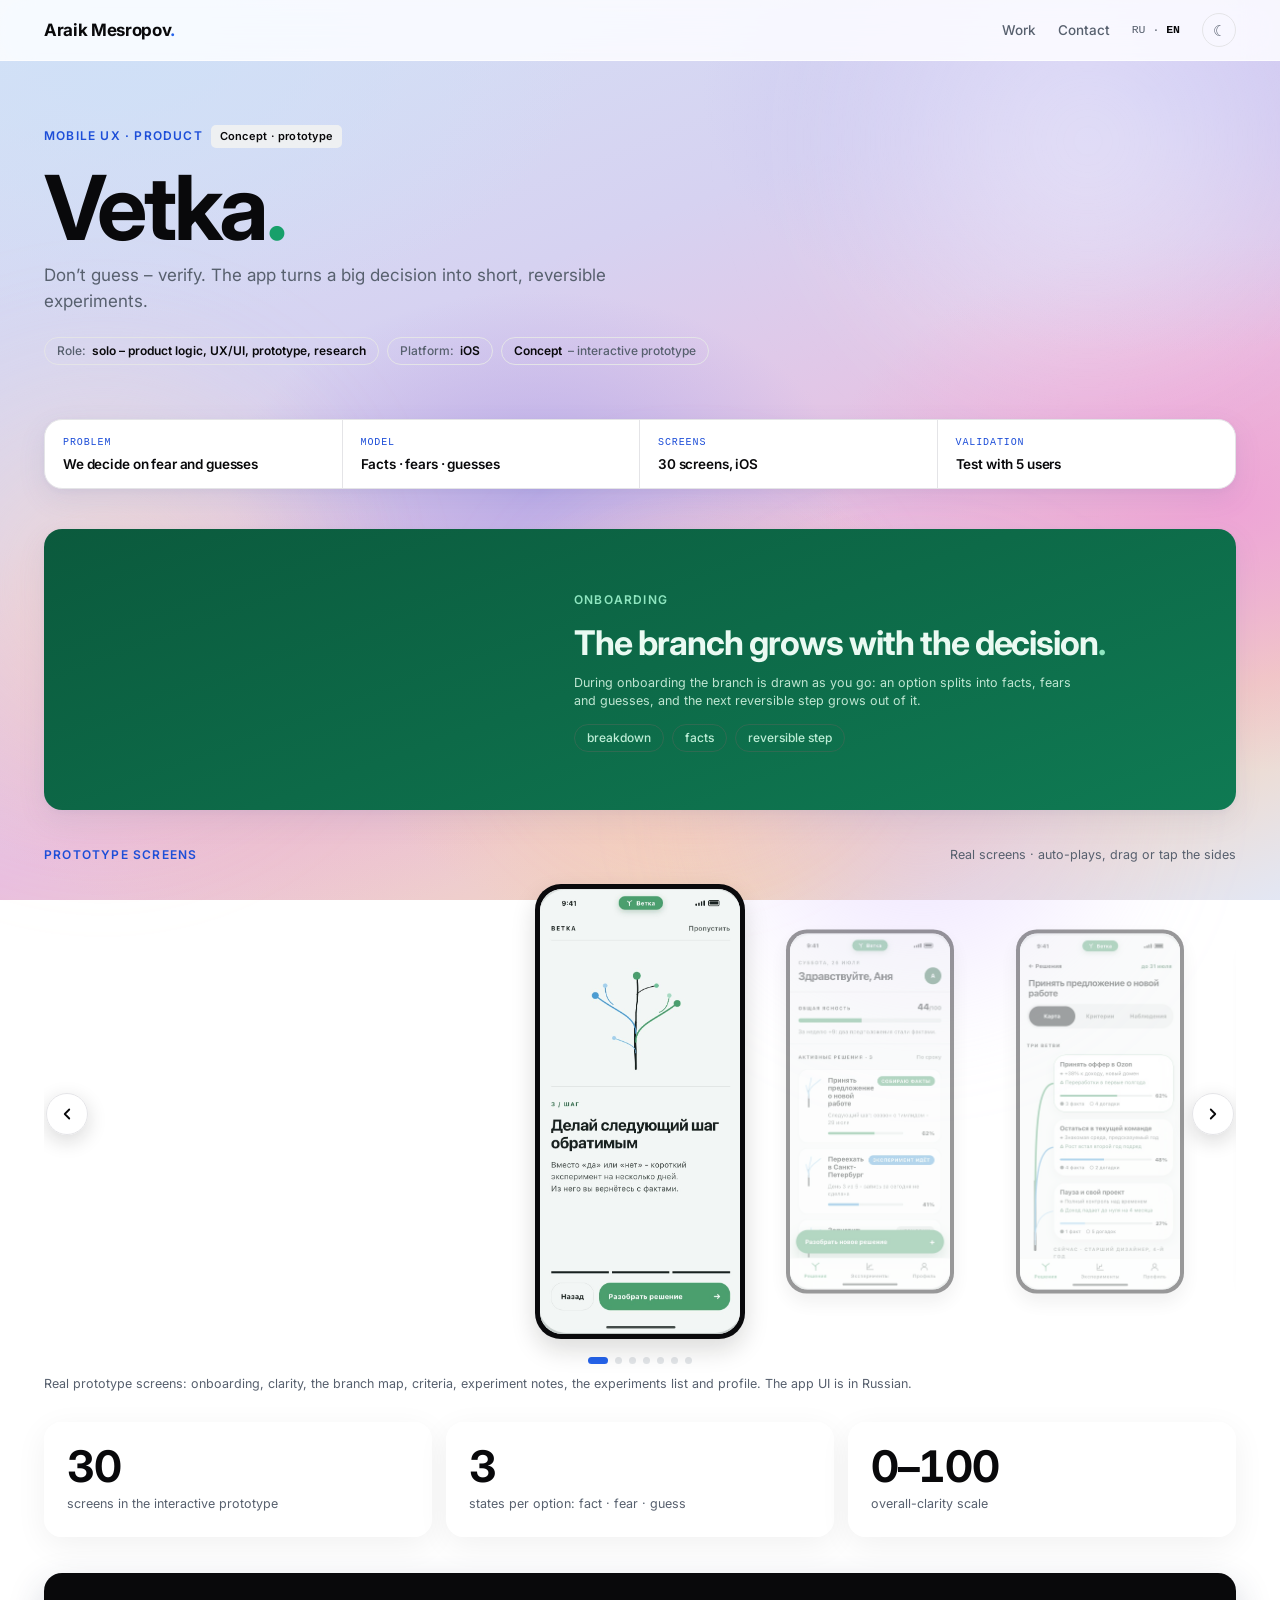
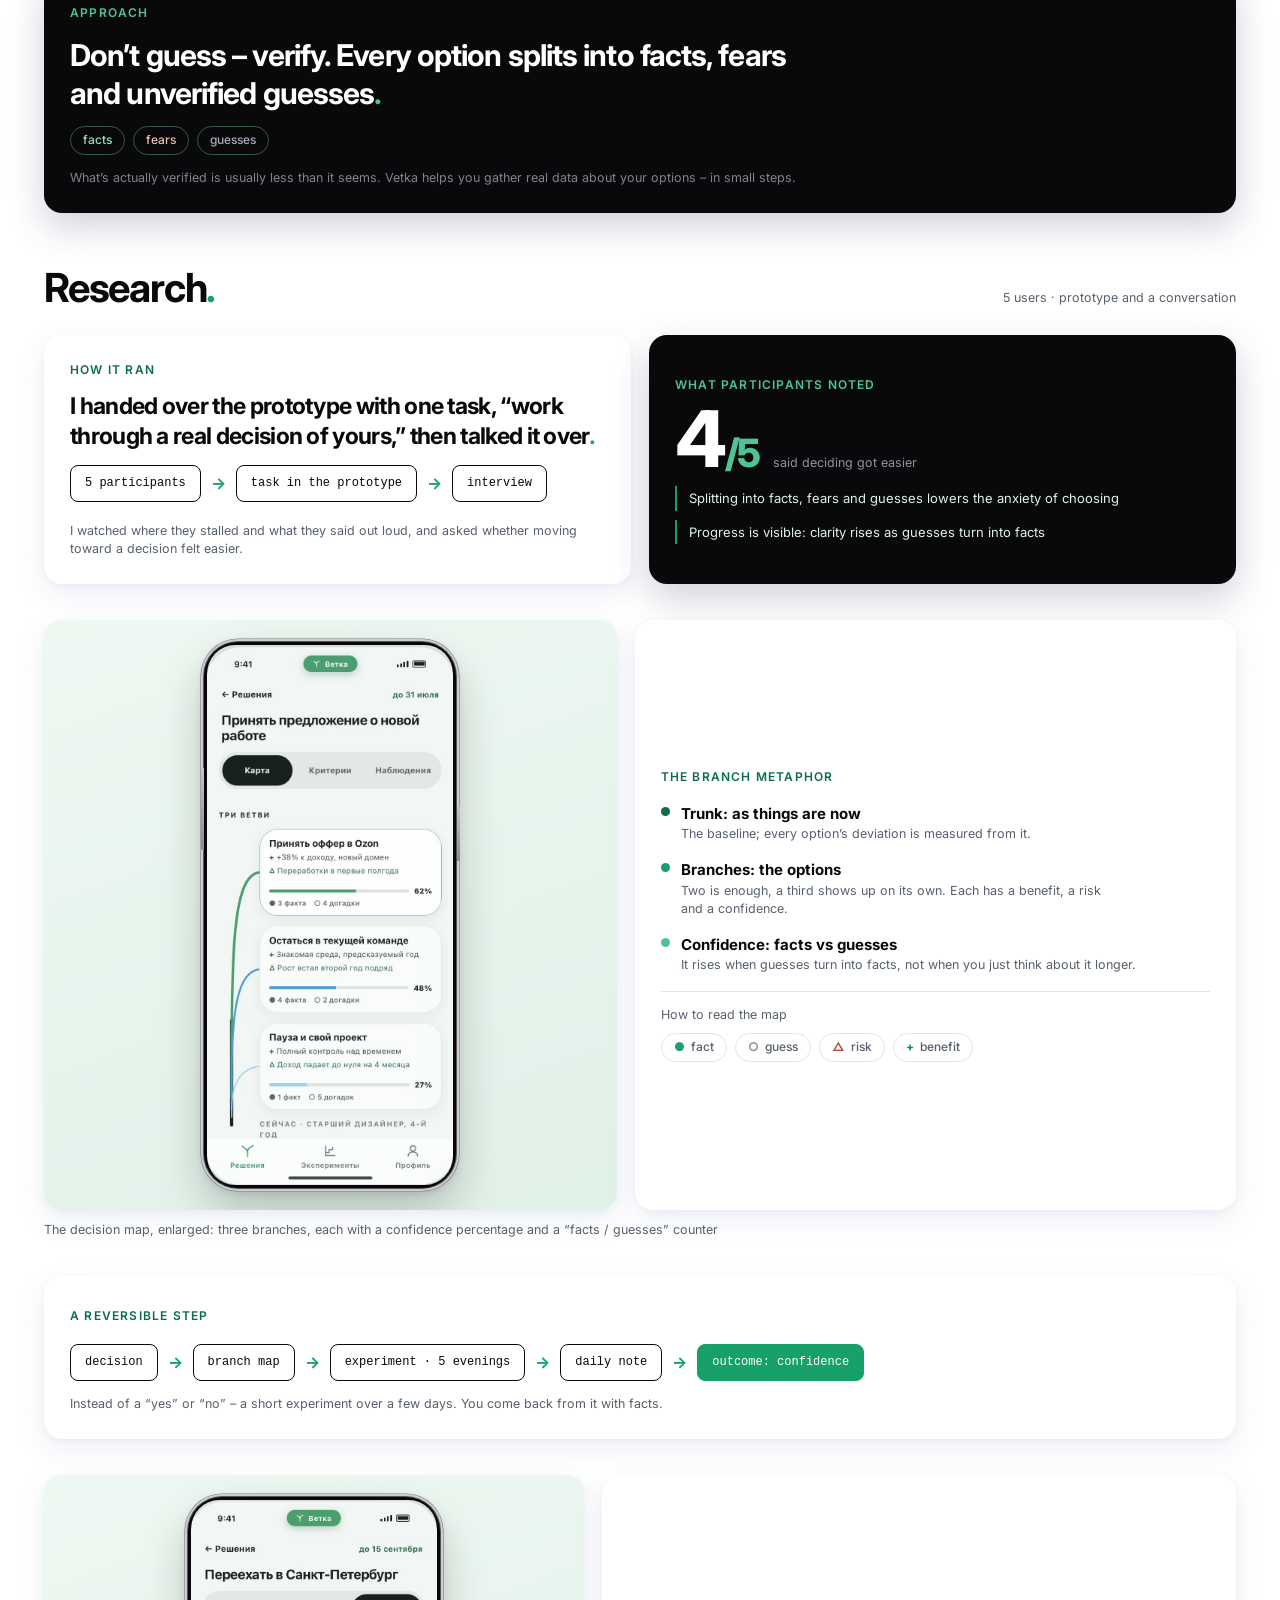
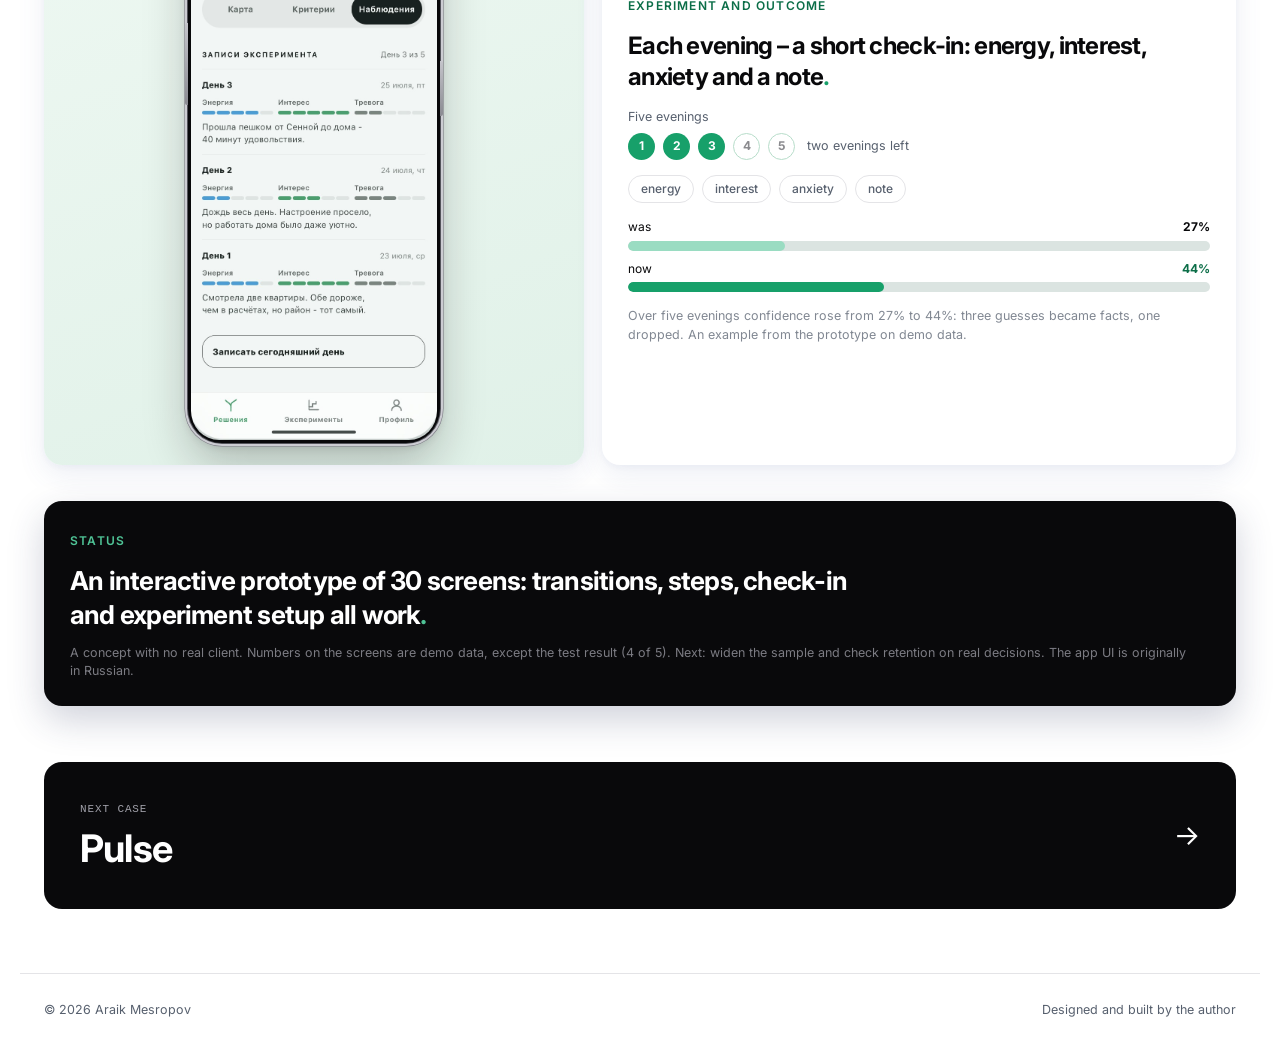
<file: en/case-vetka.html>
<!DOCTYPE html>
<html lang="en">
<head>
<meta charset="UTF-8">
<meta name="viewport" content="width=device-width, initial-scale=1">
<title>Vetka – a decision-making app · Araik Mesropov</title>
<link rel="preconnect" href="https://fonts.googleapis.com">
<link rel="preconnect" href="https://fonts.gstatic.com" crossorigin>
<link href="https://fonts.googleapis.com/css2?family=Inter:wght@400;500;600;700&display=swap" rel="stylesheet">
<link rel="stylesheet" href="../styles.css">
<script>const _t=localStorage.getItem("theme")||(matchMedia("(prefers-color-scheme: dark)").matches?"dark":"light");document.documentElement.dataset.theme=_t;function typoBind(root){if(!root)return;try{var re=/(^|[\s(\u00AB\u201E"'\u2013\u2014\u2026])([0-9A-Za-z\u0410-\u044F\u0401\u0451]{1,2}|\u0434\u043B\u044F|\u043F\u0440\u0438|\u043F\u043E\u0434|\u043D\u0430\u0434|\u0431\u0435\u0437|\u043F\u0440\u043E|\u0447\u0442\u043E|\u043A\u0430\u043A|\u044D\u0442\u043E|\u0438\u043B\u0438|\u0442\u0430\u043A|\u0443\u0436\u0435|the|and|but|for|not)[ \t]+/g;var w=document.createTreeWalker(root,NodeFilter.SHOW_TEXT,null,false),ns=[],n;while(n=w.nextNode())ns.push(n);ns.forEach(function(t){var pn=t.parentNode;if(pn&&/^(SCRIPT|STYLE|CODE|PRE|TEXTAREA)$/.test(pn.nodeName))return;var v=t.nodeValue,p;if(!v||!v.trim())return;do{p=v;v=v.replace(re,'$1$2\u00A0')}while(v!==p);if(v!==t.nodeValue)t.nodeValue=v})}catch(e){}}function tgT(){const d=document.documentElement;d.dataset.theme=d.dataset.theme==="dark"?"light":"dark";localStorage.setItem("theme",d.dataset.theme)}function tgM(){const d=document.documentElement;const o=!d.classList.contains("mnav");d.classList.toggle("mnav",o);const b=document.querySelector(".burger");if(b)b.setAttribute("aria-expanded",o)}addEventListener("DOMContentLoaded",function(){typoBind(document.body);var nav=document.querySelector("nav.main");if(!nav||document.querySelector(".mmenu"))return;var mm=document.createElement("nav");mm.className="mmenu";mm.setAttribute("aria-label","Mobile menu");mm.innerHTML=nav.innerHTML;document.body.appendChild(mm);var tt=document.createElement("button");tt.className="totop";tt.setAttribute("aria-label","Top");tt.innerHTML="<svg width=\"20\" height=\"20\" viewBox=\"0 0 24 24\" fill=\"none\" stroke=\"currentColor\" stroke-width=\"2.2\" stroke-linecap=\"round\" stroke-linejoin=\"round\"><path d=\"M12 19V5M5 12l7-7 7 7\"/></svg>";tt.onclick=function(){window.scrollTo({top:0,behavior:"smooth"})};document.body.appendChild(tt);var st=false;addEventListener("scroll",function(){var s=window.scrollY>400;if(s!==st){st=s;document.documentElement.classList.toggle("scrolled",s)}},{passive:true});});addEventListener("click",function(e){var a=e.target.closest(".mmenu a");if(a&&document.documentElement.classList.contains("mnav"))setTimeout(tgM,60)});addEventListener("keydown",function(e){if(e.key==="Escape"&&document.documentElement.classList.contains("mnav"))tgM()});</script>
</head>
<body>

<header class="site">
  <div class="wrap">
    <a class="logo" href="index.html">Araik Mesropov<b>.</b></a>
    <nav class="main" aria-label="Main navigation">
      <a href="index.html#work">Work</a>
      <a href="index.html#contact">Contact</a>
      <a class="lang" href="../case-vetka.html">RU · <b>EN</b></a>
      <button class="tbtn" onclick="tgT()" aria-label="Toggle theme"></button>
    </nav>
    <button class="burger" aria-label="Меню" aria-expanded="false" onclick="tgM()"><span></span><span></span><span></span></button>
  </div>
</header>
<div class="mm-ov" onclick="tgM()" aria-hidden="true"></div>

<main>
<div class="case-hero wrap">
  <div class="row"><span class="k">Mobile UX · product</span><span class="badge">Concept · prototype</span></div>
  <h1 class="d" style="margin:16px 0 10px">Vetka<span class="dot" style="color:#17a06a">.</span></h1>
  <p class="lead" style="max-width:640px">Don’t guess – verify. The app turns a big decision into short, reversible experiments.</p>
  <div class="meta-chips">
    <span class="chip">Role: <b>solo – product logic, UX/UI, prototype, research</b></span>
    <span class="chip">Platform: <b>iOS</b></span>
    <span class="chip"><b>Concept</b> – interactive prototype</span>
  </div>
</div>

<div class="wrap"><div class="stageline reveal">
  <div class="st"><span>Problem</span><b>We decide on fear and guesses</b></div>
  <div class="st"><span>Model</span><b>Facts · fears · guesses</b></div>
  <div class="st"><span>Screens</span><b>30 screens, iOS</b></div>
  <div class="st"><span>Validation</span><b>Test with 5 users</b></div>
</div></div>

<div class="wrap">
  <div class="tile pad reveal gbranch" id="vk-branch" style="background:linear-gradient(160deg,#0b5a3d,#0f7a53);color:#eafaf2;display:grid;grid-template-columns:.85fr 1.15fr;gap:clamp(18px,3vw,34px);align-items:center">
    <div style="max-width:250px;margin:0 auto;width:100%">
      <svg viewBox="0 0 240 220" stroke="#a7ecc9" fill="none" stroke-linecap="round" stroke-linejoin="round" aria-hidden="true">
        <path class="ln" pathLength="1" style="--gd:0s" stroke-width="3" d="M120 214 C117 176 123 150 120 120 C118 100 121 84 120 66 C120 60 120 55 120 50"/>
        <path class="ln" pathLength="1" style="--gd:.3s" stroke-width="2.2" d="M120 150 C104 147 88 143 71 133"/>
        <path class="ln" pathLength="1" style="--gd:.45s" stroke-width="2.2" d="M120 136 C138 132 155 128 173 120"/>
        <path class="ln" pathLength="1" style="--gd:.6s" stroke-width="2.2" d="M120 116 C106 110 94 104 82 94"/>
        <path class="ln" pathLength="1" style="--gd:.75s" stroke-width="2.2" d="M120 102 C136 96 149 90 161 80"/>
        <path class="ln" pathLength="1" style="--gd:.9s" stroke-width="2" d="M120 66 C112 60 106 54 99 46"/>
        <path class="ln" pathLength="1" style="--gd:.9s" stroke-width="2" d="M120 66 C128 60 134 54 141 46"/>
        <circle class="lf" style="--gd:.5s" cx="71" cy="133" r="5" fill="#d9f7e8" stroke="none"/>
        <circle class="lf" style="--gd:.65s" cx="173" cy="120" r="5" fill="#d9f7e8" stroke="none"/>
        <circle class="lf" style="--gd:.8s" cx="82" cy="94" r="5" fill="#d9f7e8" stroke="none"/>
        <circle class="lf" style="--gd:.95s" cx="161" cy="80" r="5" fill="#d9f7e8" stroke="none"/>
        <circle class="lf" style="--gd:1.1s" cx="99" cy="46" r="5" fill="#d9f7e8" stroke="none"/>
        <circle class="lf" style="--gd:1.1s" cx="141" cy="46" r="5" fill="#d9f7e8" stroke="none"/>
        <circle class="lf" style="--gd:1.2s" cx="120" cy="48" r="6" fill="#eafaf2" stroke="none"/>
      </svg>
    </div>
    <div>
      <span class="k" style="color:#8fe6c0">Onboarding</span>
      <p class="big" style="font-size:clamp(22px,3vw,34px);margin:12px 0;line-height:1.15">The branch grows with the decision<span style="color:#8fe6c0">.</span></p>
      <p class="cap" style="color:#c8ecd9;max-width:520px;opacity:.95">During onboarding the branch is drawn as you go: an option splits into facts, fears and guesses, and the next reversible step grows out of it.</p>
      <div class="row" style="margin-top:14px">
        <span class="chip" style="border-color:#2f6b52;color:#bdedd6">breakdown</span>
        <span class="chip" style="border-color:#2f6b52;color:#bdedd6">facts</span>
        <span class="chip" style="border-color:#2f6b52;color:#bdedd6">reversible step</span>
      </div>
    </div>
  </div>

  <div class="reveal" style="margin-top:36px">
    <div class="sec-head" style="margin-bottom:0"><span class="k">Prototype screens</span><span class="cap">Real screens · auto-plays, drag or tap the sides</span></div>
    <div class="cflow" id="vkCar">
      <div class="vp">
        <div class="cs"><div class="iph"><div class="scr"><img src="../assets/vk-onboard.jpg" alt="Vetka: onboarding, the decision branch is drawn" style="position:absolute;inset:0;width:100%;height:100%;object-fit:cover"></div></div></div>
        <div class="cs"><div class="iph"><div class="scr"><img src="../assets/vk-home.jpg" alt="Vetka: home, overall clarity and active decisions" style="position:absolute;inset:0;width:100%;height:100%;object-fit:cover"></div></div></div>
        <div class="cs"><div class="iph"><div class="scr"><img src="../assets/vk-map.jpg" alt="Vetka: the decision map with three branches" style="position:absolute;inset:0;width:100%;height:100%;object-fit:cover"></div></div></div>
        <div class="cs"><div class="iph"><div class="scr"><img src="../assets/vk-criteria.jpg" alt="Vetka: comparing options by criteria" style="position:absolute;inset:0;width:100%;height:100%;object-fit:cover"></div></div></div>
        <div class="cs"><div class="iph"><div class="scr"><img src="../assets/vk-observe.jpg" alt="Vetka: daily experiment notes" style="position:absolute;inset:0;width:100%;height:100%;object-fit:cover"></div></div></div>
        <div class="cs"><div class="iph"><div class="scr"><img src="../assets/vk-exp.jpg" alt="Vetka: experiments list and progress" style="position:absolute;inset:0;width:100%;height:100%;object-fit:cover"></div></div></div>
        <div class="cs"><div class="iph"><div class="scr"><img src="../assets/vk-profile.jpg" alt="Vetka: profile and decision habit" style="position:absolute;inset:0;width:100%;height:100%;object-fit:cover"></div></div></div>
      </div>
      <button class="arw p" aria-label="Previous"><svg width="18" height="18" viewBox="0 0 24 24" fill="none" stroke="currentColor" stroke-width="2.4" stroke-linecap="round" stroke-linejoin="round"><path d="M15 6l-6 6 6 6"/></svg></button>
      <button class="arw n" aria-label="Next"><svg width="18" height="18" viewBox="0 0 24 24" fill="none" stroke="currentColor" stroke-width="2.4" stroke-linecap="round" stroke-linejoin="round"><path d="M9 6l6 6-6 6"/></svg></button>
      <div class="dots"></div>
    </div>
  </div>
  <p class="figcap">Real prototype screens: onboarding, clarity, the branch map, criteria, experiment notes, the experiments list and profile. The app UI is in Russian.</p>

  <div class="statband" style="margin-top:28px">
    <div class="tile pad stat reveal"><div class="n">30</div><div class="l">screens in the interactive prototype</div></div>
    <div class="tile pad stat reveal"><div class="n">3</div><div class="l">states per option: fact · fear · guess</div></div>
    <div class="tile pad stat reveal"><div class="n">0–100</div><div class="l">overall-clarity scale</div></div>
  </div>

  <div class="tile ink pad reveal" style="margin-top:36px">
    <span class="k" style="color:#4fc396">Approach</span>
    <p class="big" style="font-size:clamp(20px,2.6vw,30px);margin:14px 0;line-height:1.25;max-width:820px">Don’t guess – verify. Every option splits into facts, fears and unverified guesses<span style="color:#4fc396">.</span></p>
    <div class="row" style="margin-top:6px">
      <span class="chip" style="border-color:#2f5a4a;color:#9adcc2">facts</span>
      <span class="chip" style="border-color:#2f5a4a;color:#e7c3ad">fears</span>
      <span class="chip" style="border-color:#2f5a4a;color:#A7ADB8">guesses</span>
    </div>
    <p class="cap" style="margin-top:14px;opacity:.8">What’s actually verified is usually less than it seems. Vetka helps you gather real data about your options – in small steps.</p>
  </div>

  <div class="sec-head" style="margin-top:44px;margin-bottom:16px"><h2 class="s">Research<span class="dot" style="color:#17a06a">.</span></h2><span class="cap">5 users · prototype and a conversation</span></div>
  <div class="bento" style="grid-template-columns:1fr 1fr" id="vk-research">
    <div class="tile pad reveal" style="display:flex;flex-direction:column;justify-content:center;gap:12px">
      <span class="k" style="color:#0c6e48">How it ran</span>
      <p class="big" style="font-size:clamp(18px,2vw,23px);line-height:1.3">I handed over the prototype with one task, “work through a real decision of yours,” then talked it over<span style="color:#17a06a">.</span></p>
      <div class="flow stagger" style="margin-top:2px">
        <span class="fc">5 participants</span><span class="ar" style="color:#17a06a">→</span>
        <span class="fc">task in the prototype</span><span class="ar" style="color:#17a06a">→</span>
        <span class="fc">interview</span>
      </div>
      <p class="cap" style="margin-top:8px">I watched where they stalled and what they said out loud, and asked whether moving toward a decision felt easier.</p>
    </div>
    <div class="tile ink pad reveal" style="display:flex;flex-direction:column;justify-content:center;gap:12px">
      <span class="k" style="color:#4fc396">What participants noted</span>
      <div style="display:flex;align-items:baseline;gap:14px">
        <div style="font-weight:800;letter-spacing:-.03em;line-height:.85;font-size:clamp(48px,8vw,78px)">4<span style="color:#4fc396;font-size:.5em">/5</span></div>
        <p class="cap" style="opacity:.9">said deciding got easier</p>
      </div>
      <div style="display:flex;flex-direction:column;gap:9px;margin-top:2px">
        <div style="border-left:2px solid #17a06a;padding:2px 0 2px 12px;font-size:13px;color:#dff3e8">Splitting into facts, fears and guesses lowers the anxiety of choosing</div>
        <div style="border-left:2px solid #17a06a;padding:2px 0 2px 12px;font-size:13px;color:#dff3e8">Progress is visible: clarity rises as guesses turn into facts</div>
      </div>
    </div>
  </div>

  <div class="bento" style="grid-template-columns:1fr 1.05fr;margin-top:36px" id="vk-tree">
    <div class="tile reveal" style="background:linear-gradient(160deg,#eef8f2,#e0f1e8);display:flex;align-items:center;justify-content:center;padding:22px">
      <div class="mock" style="max-width:252px"><div class="scr"><img src="../assets/vk-map.jpg" alt="Vetka: the decision map with three branches, enlarged"></div></div>
    </div>
    <div class="tile pad reveal" style="display:flex;flex-direction:column;justify-content:center;gap:15px">
      <span class="k" style="color:#0c6e48">The branch metaphor</span>
      <div style="display:flex;gap:11px"><span style="width:9px;height:9px;border-radius:50%;background:#0c6e48;margin-top:5px;flex:none"></span><div><p style="font-weight:700;font-size:15px">Trunk: as things are now</p><p class="cap">The baseline; every option’s deviation is measured from it.</p></div></div>
      <div style="display:flex;gap:11px"><span style="width:9px;height:9px;border-radius:50%;background:#17a06a;margin-top:5px;flex:none"></span><div><p style="font-weight:700;font-size:15px">Branches: the options</p><p class="cap">Two is enough, a third shows up on its own. Each has a benefit, a risk and a confidence.</p></div></div>
      <div style="display:flex;gap:11px"><span style="width:9px;height:9px;border-radius:50%;background:#4fc396;margin-top:5px;flex:none"></span><div><p style="font-weight:700;font-size:15px">Confidence: facts vs guesses</p><p class="cap">It rises when guesses turn into facts, not when you just think about it longer.</p></div></div>
      <div style="border-top:1px solid var(--line);padding-top:14px;margin-top:2px">
        <p class="cap" style="margin-bottom:9px">How to read the map</p>
        <div class="row"><span class="chip"><b style="color:#17a06a">●</b> fact</span><span class="chip"><b style="color:#8A8A8E">○</b> guess</span><span class="chip"><b style="color:#b0492e">△</b> risk</span><span class="chip"><b style="color:#128a5b">+</b> benefit</span></div>
      </div>
    </div>
  </div>
  <p class="figcap">The decision map, enlarged: three branches, each with a confidence percentage and a “facts / guesses” counter</p>

  <div class="tile pad reveal" style="margin-top:36px">
    <span class="k" style="color:#0c6e48">A reversible step</span>
    <div class="flow stagger" style="margin-top:18px">
      <span class="fc">decision</span><span class="ar" style="color:#17a06a">→</span>
      <span class="fc">branch map</span><span class="ar" style="color:#17a06a">→</span>
      <span class="fc">experiment · 5 evenings</span><span class="ar" style="color:#17a06a">→</span>
      <span class="fc">daily note</span><span class="ar" style="color:#17a06a">→</span>
      <span class="fc" style="background:#17a06a;border-color:#17a06a;color:#fff">outcome: confidence</span>
    </div>
    <p class="cap" style="margin-top:14px">Instead of a “yes” or “no” – a short experiment over a few days. You come back from it with facts.</p>
  </div>

  <div class="bento" style="grid-template-columns:.92fr 1.08fr;margin-top:36px" id="vk-outcome">
    <div class="tile reveal" style="background:linear-gradient(160deg,#eef8f2,#e0f1e8);display:flex;align-items:center;justify-content:center;padding:22px">
      <div class="mock" style="max-width:252px"><div class="scr"><img src="../assets/vk-observe.jpg" alt="Vetka: daily experiment notes, enlarged"></div></div>
    </div>
    <div class="tile pad reveal" style="display:flex;flex-direction:column;justify-content:center;gap:15px">
      <span class="k" style="color:#0c6e48">Experiment and outcome</span>
      <p class="big" style="font-size:clamp(18px,2vw,24px);line-height:1.3">Each evening – a short check-in: energy, interest, anxiety and a note<span style="color:#17a06a">.</span></p>
      <div>
        <p class="cap" style="margin-bottom:7px">Five evenings</p>
        <div style="display:flex;gap:8px;align-items:center">
          <span style="width:27px;height:27px;border-radius:50%;background:#17a06a;color:#fff;font-size:12px;font-weight:700;display:flex;align-items:center;justify-content:center">1</span>
          <span style="width:27px;height:27px;border-radius:50%;background:#17a06a;color:#fff;font-size:12px;font-weight:700;display:flex;align-items:center;justify-content:center">2</span>
          <span style="width:27px;height:27px;border-radius:50%;background:#17a06a;color:#fff;font-size:12px;font-weight:700;display:flex;align-items:center;justify-content:center">3</span>
          <span style="width:27px;height:27px;border-radius:50%;border:1.5px solid #b7ddca;color:#8A8A8E;font-size:12px;font-weight:700;display:flex;align-items:center;justify-content:center">4</span>
          <span style="width:27px;height:27px;border-radius:50%;border:1.5px solid #b7ddca;color:#8A8A8E;font-size:12px;font-weight:700;display:flex;align-items:center;justify-content:center">5</span>
          <span class="cap" style="margin-left:4px">two evenings left</span>
        </div>
      </div>
      <div class="row"><span class="chip">energy</span><span class="chip">interest</span><span class="chip">anxiety</span><span class="chip">note</span></div>
      <div style="display:flex;flex-direction:column;gap:9px">
        <div><div style="display:flex;justify-content:space-between;font-size:12px"><span>was</span><b>27%</b></div><div class="bar" style="height:10px;margin-top:4px;background:#dbe4e1"><i style="width:27%;background:#9adcc2"></i></div></div>
        <div><div style="display:flex;justify-content:space-between;font-size:12px"><span>now</span><b style="color:#0c6e48">44%</b></div><div class="bar" style="height:10px;margin-top:4px;background:#dbe4e1"><i style="width:44%;background:#17a06a"></i></div></div>
      </div>
      <p class="cap" style="opacity:.75">Over five evenings confidence rose from 27% to 44%: three guesses became facts, one dropped. An example from the prototype on demo data.</p>
    </div>
  </div>

  <div class="tile ink pad reveal" style="margin-top:36px">
    <span class="k" style="color:#4fc396">Status</span>
    <p class="big" style="font-size:clamp(19px,2.2vw,26px);margin:12px 0;line-height:1.3;max-width:840px">An interactive prototype of 30 screens: transitions, steps, check-in and experiment setup all work<span style="color:#4fc396">.</span></p>
    <p class="cap" style="opacity:.75">A concept with no real client. Numbers on the screens are demo data, except the test result (4 of 5). Next: widen the sample and check retention on real decisions. The app UI is originally in Russian.</p>
  </div>
</div>

<div class="wrap next-case">
  <a href="case-pulse.html"><span><span class="nx">Next case</span><br><span class="nm">Pulse</span></span><span style="font-size:28px">→</span></a>
</div>
</main>

<footer class="site">
  <div class="wrap">
    <span>© 2026 Araik Mesropov</span>
    <span>Designed and built by the author</span>
  </div>
</footer>
<script>
const io=new IntersectionObserver(es=>es.forEach(e=>{if(e.isIntersecting){e.target.classList.add('in');io.unobserve(e.target)}}),{threshold:.1});
document.querySelectorAll('.reveal').forEach(el=>io.observe(el));
const rm=matchMedia('(prefers-reduced-motion: reduce)').matches;
if(!rm){const io2=new IntersectionObserver(es=>es.forEach(e=>{if(!e.isIntersecting)return;io2.unobserve(e.target);const n=e.target,t=parseInt(n.dataset.cnt),s=performance.now(),d=750;const step=x=>{const p=Math.min(1,(x-s)/d);n.textContent=Math.round(t*(.15+.85*p*(2-p)));if(p<1)requestAnimationFrame(step)};requestAnimationFrame(step)}),{threshold:.6});
document.querySelectorAll('.stat .n').forEach(n=>{const v=n.textContent.trim();if(/^\d+$/.test(v)&&+v>1){n.dataset.cnt=v;io2.observe(n)}})}
(function(){var root=document.getElementById('vkCar');if(!root)return;var vp=root.querySelector('.vp');var sl=[].slice.call(root.querySelectorAll('.cs'));var dw=root.querySelector('.dots');var i=0,timer=null;sl.forEach(function(s,idx){var b=document.createElement('b');if(!idx)b.className='on';b.addEventListener('click',function(){go(idx,true)});dw.appendChild(b)});function layout(){var c=root.clientWidth/2;var s=sl[i];var cen=s.offsetLeft+s.offsetWidth/2;vp.style.transform='translateX('+(c-cen)+'px)';sl.forEach(function(x,idx){x.classList.toggle('act',idx===i)});var ds=dw.children;for(var d=0;d<ds.length;d++)ds[d].className=(d===i?'on':'')}function go(n,user){i=(n+sl.length)%sl.length;layout();if(user)restart()}function restart(){if(timer)clearInterval(timer);timer=setInterval(function(){go(i+1)},3800)}var p=root.querySelector('.arw.p'),nx=root.querySelector('.arw.n');if(p)p.addEventListener('click',function(){go(i-1,true)});if(nx)nx.addEventListener('click',function(){go(i+1,true)});sl.forEach(function(s,idx){s.addEventListener('click',function(){if(idx!==i)go(idx,true)})});var sx=null;vp.addEventListener('pointerdown',function(e){sx=e.clientX});window.addEventListener('pointerup',function(e){if(sx===null)return;var dx=e.clientX-sx;if(Math.abs(dx)>40)go(i+(dx<0?1:-1),true);sx=null});root.addEventListener('mouseenter',function(){if(timer)clearInterval(timer)});root.addEventListener('mouseleave',restart);window.addEventListener('resize',layout);layout();setTimeout(layout,250);restart();[].forEach.call(root.querySelectorAll('img'),function(im){im.addEventListener('load',layout)});var mq=matchMedia('(prefers-reduced-motion: reduce)');if(mq.matches&&timer)clearInterval(timer);})();
</script>
<style>@media(max-width:820px){#vk-tree,#vk-research,#vk-outcome{grid-template-columns:1fr!important}}@media(max-width:720px){#vk-branch{grid-template-columns:1fr!important;text-align:center}#vk-branch svg{max-width:180px;margin:0 auto}}</style>
</body>
</html>
</file>
<file: styles.css>
:root{
  --white:#FFFFFF; --paper:#FAFAFA; --beige:#EEF0F2; --sand:#E3E6E9; --ink:#09090B;
  --copper:#2563EB; --copper-dark:#1D4ED8; --copper-light:#3B82F6;
  --line:#E4E4E7; --muted:#57606E; --muted-dark:#A1A1AA; --txt:#09090B;
  --sf:-apple-system,BlinkMacSystemFont,"SF Pro Display","SF Pro Text","Helvetica Neue","Inter",sans-serif;
  --mono:ui-monospace,"SF Mono","JetBrains Mono",Menlo,monospace;
  --r:18px; --r-sm:12px;
}
*{margin:0;padding:0;box-sizing:border-box}
html{scroll-behavior:smooth}
body{background:transparent;color:var(--txt);font-family:var(--sf);font-size:16px;line-height:1.55;-webkit-font-smoothing:antialiased}
html{background:
 radial-gradient(58% 48% at 10% 6%,rgba(207,224,247,.9) 0%,rgba(207,224,247,0) 62%),
 radial-gradient(55% 46% at 90% 10%,rgba(197,192,242,.95) 0%,rgba(197,192,242,0) 64%),
 radial-gradient(52% 48% at 96% 56%,rgba(238,160,214,.9) 0%,rgba(238,160,214,0) 62%),
 radial-gradient(46% 40% at 56% 80%,rgba(248,203,166,.95) 0%,rgba(248,203,166,0) 63%),
 radial-gradient(40% 36% at 42% 54%,rgba(178,166,232,.8) 0%,rgba(178,166,232,0) 60%),
 radial-gradient(44% 40% at 20% 78%,rgba(240,180,190,.7) 0%,rgba(240,180,190,0) 62%),
 linear-gradient(158deg,#D5E3F6 0%,#D6D2F1 34%,#E9BFE0 62%,#F2D6C2 84%,#E3E7F4 100%);
 background-attachment:fixed}
html::before,html::after,body::before,body::after{content:"";position:fixed;border-radius:50%;pointer-events:none;z-index:-1;filter:blur(50px)}
html::before{width:50vw;height:50vw;top:-14vw;right:-10vw;background:radial-gradient(circle,rgba(255,255,255,.5),transparent 68%);animation:opal1 26s ease-in-out infinite alternate}
html::after{width:44vw;height:44vw;top:34%;left:-14vw;background:radial-gradient(circle,rgba(255,226,196,.55),transparent 70%);animation:opal2 32s ease-in-out infinite alternate}
body::before{width:40vw;height:40vw;bottom:-12vw;right:8vw;background:radial-gradient(circle,rgba(214,190,255,.5),transparent 70%);animation:opal3 29s ease-in-out infinite alternate}
body::after{width:32vw;height:32vw;top:52%;left:38vw;background:radial-gradient(circle,rgba(255,214,236,.45),transparent 68%);animation:opal1 24s ease-in-out infinite alternate-reverse}
@keyframes opal1{from{transform:translate(0,0) scale(1)}to{transform:translate(-6vw,5vh) scale(1.15)}}
@keyframes opal2{from{transform:translate(0,0) scale(1)}to{transform:translate(7vw,-6vh) scale(1.12)}}
@keyframes opal3{from{transform:translate(0,0) scale(1)}to{transform:translate(-5vw,-5vh) scale(1.18)}}
@media(prefers-reduced-motion:reduce){html::before,html::after,body::before,body::after{animation:none}}

.floaty{position:absolute;pointer-events:none;z-index:1;transform-style:preserve-3d;will-change:transform;perspective:600px}
.floaty svg{width:74px;height:auto;display:block;filter:drop-shadow(0 18px 30px rgba(70,90,160,.28)) drop-shadow(0 4px 8px rgba(70,90,160,.14));transform:rotate3d(1,.6,.1,14deg)}
.floaty.sm svg{width:54px}
.fwrap{position:absolute;inset:0;overflow:visible;pointer-events:none}
@keyframes bob1{0%,100%{transform:translateY(0) rotate3d(1,1,0,8deg)}50%{transform:translateY(-16px) rotate3d(1,1,0,-6deg)}}
@keyframes bob2{0%,100%{transform:translateY(0) rotate3d(1,-1,0,-9deg)}50%{transform:translateY(14px) rotate3d(1,-1,0,7deg)}}
.floaty.b1{animation:bob1 7s ease-in-out infinite}
.floaty.b2{animation:bob2 9s ease-in-out infinite}
.floaty.b3{animation:bob1 11s ease-in-out infinite reverse}
@media(prefers-reduced-motion:reduce){.floaty{animation:none!important}}
@media(max-width:900px){.floaty{display:none}}
.glass{background:rgba(255,255,255,.55)!important;backdrop-filter:blur(18px) saturate(1.5);-webkit-backdrop-filter:blur(18px) saturate(1.5);border:1px solid rgba(255,255,255,.75);box-shadow:0 8px 32px rgba(9,9,11,.06)}
.glass-d{background:rgba(255,255,255,.07)!important;backdrop-filter:blur(16px);-webkit-backdrop-filter:blur(16px);border:1px solid rgba(255,255,255,.14)}
.statband .tile:not(.copper){background:rgba(255,255,255,.55);backdrop-filter:blur(18px) saturate(1.5);-webkit-backdrop-filter:blur(18px) saturate(1.5);border:1px solid rgba(255,255,255,.75);box-shadow:0 8px 32px rgba(9,9,11,.06)}
@supports not (backdrop-filter:blur(1px)){.glass,.statband .tile:not(.copper){background:rgba(255,255,255,.9)!important}.glass-d{background:rgba(255,255,255,.1)!important}}
img{max-width:100%;display:block}
a{color:inherit;text-decoration:none}
a:focus-visible,button:focus-visible,.tile:focus-visible{outline:2px solid var(--copper-dark);outline-offset:3px;border-radius:4px}
input:focus-visible,textarea:focus-visible{outline:2px solid var(--copper-light);outline-offset:2px}
.wrap{max-width:1240px;margin:0 auto;padding-left:24px;padding-right:24px}

header.site{position:sticky;top:0;z-index:50;background:rgba(255,255,255,.82);backdrop-filter:blur(16px) saturate(1.4);-webkit-backdrop-filter:blur(16px) saturate(1.4);border-bottom:1px solid rgba(255,255,255,.65)}
header.site .wrap{display:flex;align-items:center;justify-content:space-between;height:60px}
.logo{font-size:17px;font-weight:700;letter-spacing:-.02em;white-space:nowrap}
.logo b{color:var(--copper)}
nav.main{display:flex;gap:22px;align-items:center;font-size:13.5px;font-weight:500}
nav.main a{color:var(--muted);transition:color .2s}
nav.main a:hover{color:var(--txt)}
.lang{font-family:var(--mono);font-size:11.5px;color:var(--muted);white-space:nowrap}
.lang b{color:var(--txt);font-weight:600}
.soon{font-family:var(--mono);font-size:10px;color:var(--muted);border:1px dashed var(--line);border-radius:4px;padding:1px 6px;vertical-align:1px}

.bento{display:grid;gap:18px}
.tile{background:var(--white);border-radius:var(--r);overflow:hidden;position:relative;box-shadow:0 10px 28px rgba(76,96,160,.1),0 2px 8px rgba(76,96,160,.05)}
.tile.ink,.tile.copper{box-shadow:0 14px 36px rgba(40,50,90,.22)}
.case-tile{background:rgba(255,255,255,.42)!important;backdrop-filter:blur(20px) saturate(1.6);-webkit-backdrop-filter:blur(20px) saturate(1.6);border:1px solid rgba(255,255,255,.72)}
.case-tile .mat{background:rgba(255,255,255,.3)}
@supports not (backdrop-filter:blur(1px)){.case-tile{background:rgba(255,255,255,.92)!important}}
.tile.ink{background:var(--ink);color:#FFFFFF}
.tile.beige{background:var(--beige)}
.tile.copper{background:var(--copper);color:#fff}
.tile.pad{padding:26px}
a.tile{transition:transform .3s,box-shadow .3s;display:block}
a.tile:hover{transform:translateY(-4px);box-shadow:0 16px 40px rgba(20,18,16,.1)}

.k{font-family:var(--sf);font-weight:600;font-size:12px;letter-spacing:.1em;text-transform:uppercase;color:var(--copper-dark)}
.tile.ink .k,.tile.copper .k{color:var(--copper-light)}
.tile.copper .k{color:#FFFFFF}
h1.d{font-weight:700;letter-spacing:-.035em;line-height:.98;font-size:clamp(42px,7vw,96px)}
h1.d .dot,h2.s .dot{color:var(--copper)}
h2.s{font-weight:700;letter-spacing:-.03em;font-size:clamp(26px,3.6vw,40px)}
.big{font-weight:700;letter-spacing:-.03em;font-size:clamp(34px,4.5vw,56px);line-height:1}
.lead{font-size:17px;color:var(--muted);line-height:1.55}
.tile.ink .lead{color:#A7ADB8}
.cap{font-size:12.5px;color:var(--muted);line-height:1.45}
.tile.ink .cap{color:#A1A1AA}

.stat .n{font-weight:700;letter-spacing:-.03em;font-size:clamp(30px,3.4vw,46px);line-height:1;font-variant-numeric:tabular-nums}
.stat .l{font-size:12.5px;color:var(--muted);margin-top:6px}
.tile.ink .stat .l,.tile.ink .l{color:#A1A1AA}
.tile.copper .l,.tile.copper .cap,.tile.copper p,.tile.copper .n{color:#FFFFFF}

.chip{display:inline-flex;align-items:center;gap:6px;font-size:12px;font-weight:500;border:1px solid var(--line);border-radius:99px;padding:4px 12px;color:var(--muted)}
.badge{font-family:var(--sf);font-weight:600;font-size:11px;letter-spacing:.02em;background:var(--beige);border-radius:5px;padding:3px 9px;color:var(--txt)}
.badge.live{background:var(--ink);color:#FFFFFF}
.badge.copper{background:var(--copper);color:#fff}

/* brand-colored program capsules */
.prog{display:inline-flex;align-items:center;gap:7px;font-size:12px;font-weight:600;border-radius:99px;padding:5px 13px 5px 11px;border:1px solid color-mix(in srgb,var(--bc,#888) 34%,transparent);background:color-mix(in srgb,var(--bc,#888) 12%,transparent);color:color-mix(in srgb,var(--bc,#888) 70%,#111);animation:progGlow 3.4s ease-in-out infinite}
.prog::before{content:"";width:9px;height:9px;border-radius:50%;background:var(--bc,#888);flex:none}
.prog.figma::before{background:conic-gradient(from 200deg,#0ACF83,#1ABCFE,#A259FF,#F24E1E,#FF7262,#0ACF83)}
.prog:nth-child(2){animation-delay:.5s}.prog:nth-child(3){animation-delay:1s}.prog:nth-child(4){animation-delay:1.5s}.prog:nth-child(5){animation-delay:2s}.prog:nth-child(6){animation-delay:2.5s}.prog:nth-child(7){animation-delay:3s}.prog:nth-child(8){animation-delay:.25s}.prog:nth-child(9){animation-delay:.75s}
.prog.ai::before{background:conic-gradient(from 120deg,#FF6AD5,#7C6CF2,#4F7CFF,#00D4C8,#FF6AD5)}
@keyframes progGlow{0%,100%{box-shadow:0 0 4px color-mix(in srgb,var(--bc,#888) 14%,transparent)}50%{box-shadow:0 0 14px color-mix(in srgb,var(--bc,#888) 42%,transparent),0 0 4px color-mix(in srgb,var(--bc,#888) 30%,transparent)}}
[data-theme="dark"] .prog{border-color:color-mix(in srgb,var(--bc,#888) 46%,transparent);background:color-mix(in srgb,var(--bc,#888) 22%,transparent);color:color-mix(in srgb,var(--bc,#888) 60%,#fff)}
[data-theme="dark"] .prog{animation-name:progGlowDark}
@keyframes progGlowDark{0%,100%{box-shadow:0 0 5px color-mix(in srgb,var(--bc,#888) 22%,transparent)}50%{box-shadow:0 0 17px color-mix(in srgb,var(--bc,#888) 55%,transparent),0 0 5px color-mix(in srgb,var(--bc,#888) 38%,transparent)}}
@media(prefers-reduced-motion:reduce){.prog{animation:none}}

.btn{display:inline-flex;align-items:center;gap:8px;font-size:14.5px;font-weight:600;padding:13px 26px;border-radius:99px;cursor:pointer;transition:.2s;border:1.5px solid var(--txt);font-family:var(--sf)}
.btn.solid{background:var(--txt);color:var(--paper)}
.btn.solid:hover{background:var(--copper);border-color:var(--copper);color:#fff}
.btn.line{background:transparent;color:var(--txt)}
.btn.line:hover{background:var(--white)}
.btn.on-dark{background:#FFFFFF;color:#0B0C10;border-color:#FFFFFF}
.btn.on-dark:hover{background:var(--copper-light);border-color:var(--copper-light);color:#fff}

section.band{padding-top:88px;padding-bottom:88px}
main{position:relative;z-index:2}
.hero-open{padding-top:104px;padding-bottom:36px;position:relative}
.hero-open .lead{font-size:19px;max-width:600px;margin-top:22px}
.sec-head{display:flex;align-items:baseline;justify-content:space-between;gap:16px;margin-bottom:28px;flex-wrap:wrap}

.mat{background:var(--beige);display:flex;align-items:center;justify-content:center;overflow:hidden}
.mat img{width:100%;height:100%;object-fit:cover}
.phones{display:flex;gap:14px;justify-content:center;align-items:flex-end;padding:26px 20px 0}
.phones img{width:auto;max-height:100%;border-radius:16px 16px 0 0;box-shadow:0 12px 40px rgba(20,18,16,.18)}

.grid-cases{grid-template-columns:repeat(2,1fr)}
@media(max-width:860px){.grid-cases{grid-template-columns:1fr}}
.case-tile .mat{aspect-ratio:16/10}
.case-tile .body{padding:20px 24px 24px;display:flex;flex-direction:column;gap:8px}
.case-tile h3{font-size:22px;font-weight:700;letter-spacing:-.02em}
.case-tile .body p{font-size:14px;color:var(--muted)}
.row{display:flex;gap:8px;flex-wrap:wrap;align-items:center}

.flow{display:flex;align-items:center;gap:10px;flex-wrap:wrap}
.flow .fc{font-family:var(--mono);font-size:12px;border:1.5px solid var(--txt);border-radius:8px;padding:8px 14px;background:var(--white)}
.flow .fc.fill{background:var(--copper);color:#fff;border-color:var(--copper)}
.flow .fc.acc{border-color:var(--copper);color:var(--copper-dark)}
.flow .ar{color:var(--copper);font-weight:700}

.bar{height:10px;border-radius:99px;background:var(--sand);overflow:hidden}
.bar i{display:block;height:100%;background:var(--copper);border-radius:99px}

table.mx{width:100%;border-collapse:collapse;font-size:13px}
table.mx th{font-family:var(--mono);font-size:10.5px;letter-spacing:.05em;text-transform:uppercase;color:var(--muted);font-weight:400;text-align:left;padding:10px 12px;border-bottom:1px solid var(--line)}
table.mx td{padding:12px;border-bottom:1px solid var(--line);vertical-align:top}
table.mx td.ev{font-weight:600;white-space:nowrap}
table.mx td.num{font-variant-numeric:tabular-nums;white-space:nowrap}
table.mx tr:last-child td{border-bottom:0}
.dotset{display:flex;gap:4px}
.dotset i{width:8px;height:8px;border-radius:50%;background:var(--sand)}
.dotset i.on{background:var(--copper)}

.case-hero{padding-top:64px;padding-bottom:28px}
.meta-chips{display:flex;gap:8px;flex-wrap:wrap;margin-top:22px}
.meta-chips .chip b{color:var(--txt);font-weight:600}
.statband{display:grid;grid-template-columns:repeat(auto-fit,minmax(150px,1fr));gap:14px;margin:14px 0}
.statband .tile{padding:22px}

.shot{border-radius:var(--r);overflow:hidden}
.shot img{width:100%}
figcaption,.figcap{font-size:12.5px;color:var(--muted);margin-top:10px}

.stageline{display:grid;grid-auto-flow:column;grid-auto-columns:1fr;margin-top:26px;margin-bottom:40px;border:1px solid var(--line);border-radius:var(--r);overflow:hidden;background:var(--white);box-shadow:0 10px 28px rgba(76,96,160,.1),0 2px 8px rgba(76,96,160,.05)}
.stageline .st{padding:15px 18px;border-right:1px solid var(--line);display:flex;flex-direction:column;gap:5px;min-width:0}
.stageline .st:last-child{border-right:0}
.stageline .st span{font-family:var(--mono);font-size:10px;letter-spacing:.09em;text-transform:uppercase;color:var(--copper-dark)}
.stageline .st b{font-size:13.5px;font-weight:600;letter-spacing:-.01em;line-height:1.25}
[data-theme="dark"] .stageline{box-shadow:0 10px 30px rgba(0,0,0,.35)}
@media(max-width:720px){.stageline{grid-auto-flow:row}.stageline .st{border-right:0;border-bottom:1px solid var(--line);flex-direction:row;align-items:baseline;justify-content:space-between;gap:14px}.stageline .st:last-child{border-bottom:0}.stageline .st b{text-align:right}}

.cmp{position:relative;border-radius:var(--r);overflow:hidden;aspect-ratio:16/9;user-select:none;touch-action:pan-y;box-shadow:0 14px 40px rgba(20,18,16,.2);cursor:ew-resize;background:var(--ink)}
.cmp img{position:absolute;inset:0;width:100%;height:100%;object-fit:cover;pointer-events:none;-webkit-user-drag:none}
.cmp .top{position:absolute;inset:0;clip-path:inset(0 calc(100% - var(--x,50%)) 0 0)}
.cmp .cmp-h{position:absolute;top:0;bottom:0;left:var(--x,50%);width:0;z-index:3;outline:none}
.cmp .cmp-h::before{content:"";position:absolute;top:0;bottom:0;left:-1px;width:2px;background:rgba(255,255,255,.92);box-shadow:0 0 8px rgba(0,0,0,.25)}
.cmp .cmp-h svg{position:absolute;top:50%;left:50%;transform:translate(-50%,-50%);width:42px;height:42px;padding:10px;border-radius:50%;background:rgba(255,255,255,.92);-webkit-backdrop-filter:blur(6px);backdrop-filter:blur(6px);box-shadow:0 6px 20px rgba(0,0,0,.3);border:1px solid rgba(255,255,255,.95);box-sizing:border-box;color:#111}
.cmp .cmp-h:focus-visible svg{outline:2px solid var(--copper-light);outline-offset:2px}
.cmp .lbl{position:absolute;bottom:14px;font-family:var(--mono);font-size:11px;letter-spacing:.07em;text-transform:uppercase;color:#fff;background:rgba(9,9,11,.42);-webkit-backdrop-filter:blur(6px);backdrop-filter:blur(6px);padding:5px 11px;border-radius:7px;z-index:2;pointer-events:none}
.cmp .lbl.l{left:14px}.cmp .lbl.r{right:14px}
@media(max-width:640px){.cmp .cmp-h svg{width:36px;height:36px;padding:8px}}
.ribs{display:flex;gap:5px;align-items:flex-end;height:44px;margin-top:2px}
.ribs i{flex:1;background:linear-gradient(180deg,var(--copper-light),var(--copper));border-radius:3px;height:100%;opacity:.9}
.ksec .draw path{stroke-dasharray:1;stroke-dashoffset:calc(1 - var(--p,0))}
.ksec .draw .l2 path{stroke-dashoffset:calc(1 - max(0,(var(--p,0) - .25)/.75))}
.ksec .draw .l3 path{stroke-dashoffset:calc(1 - max(0,(var(--p,0) - .5)/.5))}
.ksec .draw .lbl text{opacity:calc((var(--p,0) - .55)/.3)}
@media(prefers-reduced-motion:reduce){.ksec .draw path{stroke-dashoffset:0}.ksec .draw .lbl text{opacity:1}}
/* ===== iPhone frame · realistic iOS mockup (no status-bar HUD) ===== */
.iph{width:156px;aspect-ratio:9/19.5;background:#0A0A0C;border-radius:26px;padding:5px;position:relative;box-shadow:0 11px 24px rgba(20,18,16,.15);flex:none}
.iph .scr{position:relative;width:100%;height:100%;border-radius:22px;overflow:hidden;background:#F2F2F7;display:flex;flex-direction:column}
.iph .nav{padding:11px 11px 4px}
.iph .nav .d{font-size:6.5px;font-weight:700;color:#8A8A8E;text-transform:uppercase;letter-spacing:.05em;margin-bottom:1px}
.iph .nav .t{font-size:13.5px;font-weight:800;letter-spacing:-.02em;color:#0A0A0C;line-height:1.05}
.iph .body{flex:1;overflow:hidden;padding:0 9px 36px}
.iph .grp{font-size:6.5px;font-weight:700;color:#8A8A8E;text-transform:uppercase;letter-spacing:.05em;margin:6px 3px 3px}
.iph .card{background:#fff;border-radius:10px;padding:7px 8px;margin-bottom:6px;box-shadow:0 1px 2px rgba(0,0,0,.04)}
.iph .card.blue{background:linear-gradient(135deg,#2563EB,#3B82F6);color:#fff;box-shadow:0 5px 14px rgba(37,99,235,.28)}
.iph .rowb{display:flex;align-items:center;justify-content:space-between;gap:5px}
.iph .li{display:flex;align-items:center;justify-content:space-between;gap:5px;padding:4.5px 0;border-bottom:.5px solid #ECECEE;font-size:8px;color:#1A1A1C}
.iph .li:last-child{border:0}
.iph .isw{width:25px;height:14px;border-radius:99px;background:#34C759;position:relative;flex:none}
.iph .isw.off{background:#E3E3E8}
.iph .isw::after{content:"";position:absolute;top:2px;left:13px;width:10px;height:10px;border-radius:50%;background:#fff;box-shadow:0 1px 2px rgba(0,0,0,.2)}
.iph .isw.off::after{left:2px}
.iph .ibar{height:4px;border-radius:99px;background:#E9E9EE;overflow:hidden}
.iph .ibar i{display:block;height:100%;background:linear-gradient(90deg,#2563EB,#3B82F6);border-radius:99px}
.iph .hb{display:flex;align-items:flex-end;gap:3px;height:34px}
.iph .hb i{flex:1;background:#DCE6FB;border-radius:2px 2px 0 0}
.iph .hb i.hi{background:#2563EB}
.iph .tab{position:absolute;left:0;right:0;bottom:0;height:34px;background:rgba(249,249,251,.85);-webkit-backdrop-filter:blur(18px) saturate(1.6);backdrop-filter:blur(18px) saturate(1.6);border-top:.5px solid rgba(0,0,0,.07);display:flex;align-items:center;justify-content:space-around;z-index:7}
.iph .tab svg{width:14px;height:14px;color:#B4B4BA}
.iph .tab svg.on{color:#2563EB}
.iph.grn .card.blue{background:linear-gradient(135deg,#17a06a,#4fc396);box-shadow:0 5px 14px rgba(23,160,106,.28)}
.iph.grn .ibar i{background:linear-gradient(90deg,#17a06a,#4fc396)}
.iph.grn .tab svg.on{color:#17a06a}
.iph.grn .hb i{background:#cdeede}.iph.grn .hb i.hi{background:#17a06a}

/* growing branch animation (Vetka onboarding) */
.gbranch svg{width:100%;height:auto;display:block;overflow:visible}
.gbranch .ln{fill:none;stroke-linecap:round;stroke-linejoin:round;stroke-dasharray:1;stroke-dashoffset:1;animation:gbgrow 7s ease-in-out infinite var(--gd,0s)}
.gbranch .lf{transform-box:fill-box;transform-origin:center;opacity:0;animation:gbleaf 7s ease-in-out infinite var(--gd,0s)}
@keyframes gbgrow{0%{stroke-dashoffset:1;opacity:1}26%{stroke-dashoffset:0;opacity:1}88%{stroke-dashoffset:0;opacity:1}97%{stroke-dashoffset:0;opacity:0}100%{stroke-dashoffset:1;opacity:0}}
@keyframes gbleaf{0%,14%{opacity:0;transform:scale(0)}32%{opacity:1;transform:scale(1)}88%{opacity:1;transform:scale(1)}97%,100%{opacity:0;transform:scale(.3)}}
@media(prefers-reduced-motion:reduce){.gbranch .ln{animation:none;stroke-dashoffset:0}.gbranch .lf{animation:none;opacity:1;transform:none}}

/* iPhone Pro mockup - thin titanium frame */
.mock{width:100%;max-width:262px;aspect-ratio:9/19.5;position:relative;background:#08080a;padding:3px;border-radius:13.5%/6.3%;flex:none;margin:0 auto;
  box-shadow:0 0 0 1px #54545b, 0 0 0 3px #ccccd2, 0 0 0 3.6px #7f7f87, 0 22px 46px rgba(20,18,16,.24), 0 3px 10px rgba(20,18,16,.16)}
.mock .scr{position:relative;width:100%;height:100%;border-radius:11.4%/5.4%;overflow:hidden;background:#000}
.mock .scr img{position:absolute;inset:0;width:100%;height:100%;object-fit:cover;display:block}
.mock::before{content:"";position:absolute;left:-3.4px;top:23%;width:3px;height:15%;border-radius:2px 0 0 2px;background:linear-gradient(#c4c4ca,#8a8a91)}
.mock::after{content:"";position:absolute;right:-3.4px;top:30%;width:3px;height:10%;border-radius:0 2px 2px 0;background:linear-gradient(#c4c4ca,#8a8a91)}
[data-theme="dark"] .mock{box-shadow:0 0 0 1px #54545b, 0 0 0 3px #b6b6bc, 0 0 0 3.6px #6b6b72, 0 22px 46px rgba(0,0,0,.5)}

/* ===== coverflow carousel ===== */
.cflow{position:relative;overflow-x:clip;overflow-y:visible}
.cflow .vp{display:flex;align-items:center;gap:20px;transition:transform .55s cubic-bezier(.22,.61,.36,1);padding:20px 0 12px;touch-action:pan-y;will-change:transform}
.cflow .cs{flex:0 0 auto;transform:scale(.8);opacity:.42;transition:transform .55s cubic-bezier(.22,.61,.36,1),opacity .55s}
.cflow .cs.act{transform:scale(1);opacity:1}
.cflow .arw{position:absolute;top:50%;transform:translateY(-50%);width:42px;height:42px;border-radius:50%;border:1px solid var(--line);background:rgba(255,255,255,.9);-webkit-backdrop-filter:blur(12px);backdrop-filter:blur(12px);display:flex;align-items:center;justify-content:center;cursor:pointer;z-index:4;box-shadow:0 6px 20px rgba(20,18,16,.16);color:var(--txt)}
.cflow .arw:hover{background:#fff}
.cflow .arw.p{left:2px}.cflow .arw.n{right:2px}
[data-theme="dark"] .cflow .arw{background:rgba(28,32,44,.78);border-color:rgba(255,255,255,.14)}
.cflow .dots{display:flex;gap:7px;justify-content:center;margin-top:6px}
.cflow .dots b{width:7px;height:7px;border-radius:99px;background:var(--sand);cursor:pointer;transition:width .3s,background .3s}
.cflow .dots b.on{background:var(--copper);width:20px}
#vkCar .iph{width:210px}
@media(max-width:600px){.cflow .arw{display:none}.iph{width:142px}#vkCar .iph{width:172px}}

.next-case{padding-top:56px;padding-bottom:64px}
.next-case a{display:flex;justify-content:space-between;align-items:center;background:var(--ink);color:#fff;border-radius:var(--r);padding:32px 36px;transition:background .25s}
.next-case a:hover{background:var(--copper-dark)}
.next-case .nx{font-family:var(--mono);font-size:11px;letter-spacing:.08em;text-transform:uppercase;color:#A1A1AA}
.next-case .nm{font-size:clamp(24px,3.4vw,38px);font-weight:700;letter-spacing:-.02em}

.dark-sec{background:var(--ink);color:#fff;border-radius:calc(var(--r) + 6px);padding:44px}
@media(max-width:640px){.dark-sec{padding:28px 22px;border-radius:var(--r)}}
.contact-grid{display:grid;grid-template-columns:1fr 1fr;gap:48px}
@media(max-width:820px){.contact-grid{grid-template-columns:1fr}}
.clinks{display:flex;flex-direction:column;gap:12px;font-size:16px}
.clinks a{color:#fff;border-bottom:1px solid #27272A;padding-bottom:11px;display:flex;justify-content:space-between;transition:color .2s}
.clinks a:hover{color:var(--copper-light)}
.clinks .kk{font-family:var(--mono);font-size:12px;color:var(--muted-dark)}
form.contact{display:flex;flex-direction:column;gap:18px}
form.contact label{display:flex;flex-direction:column;gap:6px;font-size:12.5px;color:var(--muted-dark);font-weight:500}
form.contact input,form.contact textarea{background:transparent;border:0;border-bottom:1px solid #3F3F46;color:#fff;font-family:var(--sf);font-size:15px;padding:8px 0;transition:border-color .2s}
form.contact input:focus,form.contact textarea:focus{border-color:var(--copper-light)}
form.contact ::placeholder{color:#A1A1AA}
.form-note{font-size:12.5px;color:var(--muted-dark)}

footer.site{color:var(--muted);font-size:12.5px}
footer.site .wrap{display:flex;justify-content:space-between;padding:26px 24px;flex-wrap:wrap;gap:10px;border-top:1px solid var(--line)}

.ui{background:#FCFCFD;border:1px solid #E4E4E7;border-radius:14px;overflow:hidden;font-size:12.5px;color:#1A1917}
.ui .tb{display:flex;align-items:center;gap:6px;padding:10px 14px;border-bottom:1px solid #E9EAEC;background:#fff}
.ui .tb i{width:9px;height:9px;border-radius:50%;background:#E4E4E7;display:block}
.ui .tb span{font-family:var(--mono);font-size:10.5px;color:#71717A;margin-left:8px}
.uibtn{background:#09090B;color:#fff;border-radius:8px;padding:6px 12px;font-size:11.5px;font-weight:600;display:inline-block}
.uibadge{border-radius:5px;padding:2px 8px;font-size:10px;font-weight:600;display:inline-block}
.uib-ok{background:#E4F0E2;color:#2E5A28}
.uib-warn{background:#FBEED8;color:#8A5A10}
.uib-err{background:#F9E2DC;color:#96301C}
.uib-mut{background:#EDEEF0;color:#52525B}

.reveal{opacity:0;transform:translateY(14px);transition:opacity .5s ease,transform .5s ease}
.reveal.in{opacity:1;transform:none}

.flow.stagger>*{opacity:0;transform:translateY(8px);transition:opacity .45s ease,transform .45s ease}
.in .flow.stagger>*{opacity:1;transform:none}
.in .flow.stagger>*:nth-child(2){transition-delay:.07s}.in .flow.stagger>*:nth-child(3){transition-delay:.14s}
.in .flow.stagger>*:nth-child(4){transition-delay:.21s}.in .flow.stagger>*:nth-child(5){transition-delay:.28s}
.in .flow.stagger>*:nth-child(6){transition-delay:.35s}.in .flow.stagger>*:nth-child(7){transition-delay:.42s}
.in .flow.stagger>*:nth-child(8){transition-delay:.49s}.in .flow.stagger>*:nth-child(9){transition-delay:.56s}
.in .flow.stagger>*:nth-child(10){transition-delay:.63s}.in .flow.stagger>*:nth-child(11){transition-delay:.7s}

.vb{width:44px;border-radius:8px;background:var(--sand);height:10px;transition:height .9s cubic-bezier(.2,.7,.2,1) .2s}
.vb.fill{background:var(--copper)}
.in .vb{height:var(--h)}
.mmb{display:block;height:4px;border-radius:99px;background:var(--copper);width:0;transition:width 1s cubic-bezier(.2,.7,.2,1) .3s;margin-top:7px;max-width:130px}
.in .mmb{width:var(--w)}
svg .c{stroke-dasharray:560;stroke-dashoffset:560;transition:stroke-dashoffset 1.2s ease .25s}
.in svg .c{stroke-dashoffset:0}
.hbar i{height:8px;transition:height .8s cubic-bezier(.2,.7,.2,1) var(--d,.1s)}
.in .hbar i{height:var(--h)}
.uib-err{animation:errpulse 2.6s ease-in-out infinite}
@keyframes errpulse{0%,100%{opacity:1}50%{opacity:.55}}

.eq{display:flex;gap:4px;align-items:flex-end;height:42px}
.eq i{width:5px;border-radius:3px;background:currentColor;height:20%;animation:eqb 1.7s ease-in-out infinite}
.eq i:nth-child(2n){animation-duration:1.3s;animation-delay:.15s}
.eq i:nth-child(3n){animation-duration:2.1s;animation-delay:.35s}
.eq i:nth-child(4n){animation-duration:1.5s;animation-delay:.55s}
.eq i:nth-child(5n){animation-duration:1.9s;animation-delay:.25s}
@keyframes eqb{0%,100%{height:18%}50%{height:96%}}

.funnel{display:flex;flex-direction:column;gap:9px;max-width:560px}
.fstep{height:30px;border-radius:8px;background:linear-gradient(90deg,var(--copper),#7FA8F8);width:24px;transition:width 1s var(--fd,.2s) cubic-bezier(.2,.7,.2,1);position:relative;overflow:hidden;display:flex;align-items:center;padding:0 12px;color:#fff;font-size:12px;font-weight:600;white-space:nowrap}
.in .fstep{width:var(--fw)}
.fstep::after{content:"";position:absolute;inset:0;background:linear-gradient(110deg,transparent 30%,rgba(255,255,255,.4) 50%,transparent 70%);transform:translateX(-100%);animation:shine 3s ease-in-out infinite;animation-delay:calc(var(--fd,.2s) + .8s)}
@keyframes shine{55%,100%{transform:translateX(100%)}}

.hbar{display:flex;align-items:flex-end;gap:6px;height:74px}
.hbar i{flex:1;background:#DBEAFE;border-radius:4px 4px 0 0;display:block}
.hbar i.hi{background:var(--copper)}
.in .hbar i{animation:hbreathe 3.4s ease-in-out infinite;animation-delay:calc(var(--d,.1s) + 1s);transform-origin:bottom}
@keyframes hbreathe{0%,100%{transform:scaleY(1)}50%{transform:scaleY(.9)}}
.in .mmb{animation:mshine 3.4s ease-in-out infinite 1.4s}
@keyframes mshine{0%,100%{opacity:1}50%{opacity:.65}}
.dashmove{animation:dashm 1.1s linear infinite}
@keyframes dashm{to{stroke-dashoffset:-16}}
.ring{pointer-events:none;animation:ringp 2.6s ease-out infinite}
@keyframes ringp{0%{stroke-opacity:.75;stroke-width:1.5}80%,100%{stroke-opacity:0;stroke-width:12}}
.livedot{width:8px;height:8px;border-radius:50%;background:#22C55E;display:inline-block;animation:ldp 1.8s ease-in-out infinite;flex:none}
@keyframes ldp{0%,100%{opacity:1;box-shadow:0 0 0 0 rgba(34,197,94,.45)}50%{opacity:.6;box-shadow:0 0 0 5px rgba(34,197,94,0)}}
.in .vb.fill{animation:vbglow 3.6s ease-in-out infinite 1.3s}
@keyframes vbglow{0%,100%{filter:brightness(1)}50%{filter:brightness(1.25)}}
@media(prefers-reduced-motion:reduce){.eq i,.fstep::after,.in .hbar i,.in .mmb,.dashmove,.ring,.livedot,.in .vb.fill{animation:none}}
@media(prefers-reduced-motion:reduce){.flow.stagger>*,.vb,.mmb,svg .c,.hbar i{transition:none;opacity:1;transform:none;stroke-dashoffset:0}.vb,.hbar i{height:var(--h)}.mmb{width:var(--w)}.uib-err{animation:none}}

.contact-panel{background:rgba(255,255,255,.66);backdrop-filter:blur(20px) saturate(1.5);-webkit-backdrop-filter:blur(20px) saturate(1.5);border:1px solid rgba(255,255,255,.8);border-radius:calc(var(--r) + 6px);padding:44px;box-shadow:0 14px 40px rgba(76,96,160,.14)}
@media(max-width:640px){.contact-panel{padding:28px 22px;border-radius:var(--r)}}
.contact-panel .clinks a{color:var(--txt);border-bottom:1px solid var(--line)}
.contact-panel .clinks a:hover{color:var(--copper)}
.contact-panel .clinks .kk{color:var(--muted)}
.contact-panel form.contact label{color:var(--muted)}
.contact-panel form.contact input,.contact-panel form.contact textarea{color:var(--txt);border-bottom:1px solid var(--line)}
.contact-panel form.contact input:focus,.contact-panel form.contact textarea:focus{border-color:var(--copper)}
.contact-panel form.contact ::placeholder{color:var(--muted-dark)}
.contact-panel .form-note{color:var(--muted)}

.tbtn{width:34px;height:34px;border-radius:50%;border:1px solid var(--line);background:transparent;display:flex;align-items:center;justify-content:center;cursor:pointer;color:var(--muted);font-size:15px;line-height:1;transition:.2s;flex:none}
.tbtn:hover{color:var(--txt);border-color:var(--muted)}
.tbtn::before{content:"☾"}
a.lang:hover b{color:var(--copper)}

html[data-theme="dark"]{background:
 radial-gradient(58% 48% at 10% 6%,rgba(46,72,140,.55) 0%,rgba(46,72,140,0) 62%),
 radial-gradient(55% 46% at 90% 10%,rgba(84,70,160,.6) 0%,rgba(84,70,160,0) 64%),
 radial-gradient(52% 48% at 96% 56%,rgba(150,52,110,.5) 0%,rgba(150,52,110,0) 62%),
 radial-gradient(46% 40% at 56% 80%,rgba(150,96,52,.4) 0%,rgba(150,96,52,0) 63%),
 radial-gradient(40% 36% at 42% 54%,rgba(70,58,140,.45) 0%,rgba(70,58,140,0) 60%),
 linear-gradient(158deg,#0C1018 0%,#12101E 36%,#1A1024 64%,#160E16 84%,#0C0E16 100%);
 background-attachment:fixed}
[data-theme="dark"]{--white:#171A21;--paper:#0C0E14;--beige:#1C2029;--sand:#272C38;--line:#2B3040;--muted:#9AA3B4;--muted-dark:#7E8798;--txt:#F2F4F8;--copper-dark:#8AB0FF}
html[data-theme="dark"]::before{background:radial-gradient(circle,rgba(120,150,255,.14),transparent 68%)}
html[data-theme="dark"]::after{background:radial-gradient(circle,rgba(255,150,120,.1),transparent 70%)}
[data-theme="dark"] body::before{background:radial-gradient(circle,rgba(170,130,255,.12),transparent 70%)}
[data-theme="dark"] body::after{background:radial-gradient(circle,rgba(255,140,200,.1),transparent 68%)}
[data-theme="dark"] .tbtn::before{content:"☀"}
[data-theme="dark"] header.site{background:rgba(14,16,24,.78);border-bottom:1px solid rgba(255,255,255,.08)}
[data-theme="dark"] .glass,[data-theme="dark"] .statband .tile:not(.copper){background:rgba(24,28,40,.55)!important;border:1px solid rgba(255,255,255,.12);box-shadow:0 8px 32px rgba(0,0,0,.3)}
[data-theme="dark"] .case-tile{background:rgba(24,28,40,.5)!important;border:1px solid rgba(255,255,255,.12)}
[data-theme="dark"] .case-tile .mat{background:rgba(255,255,255,.04)}
[data-theme="dark"] .tile{box-shadow:0 10px 30px rgba(0,0,0,.35)}
[data-theme="dark"] .tile.ink{background:#111318;border:1px solid rgba(255,255,255,.08)}
[data-theme="dark"] .contact-panel{background:rgba(24,28,40,.6);border:1px solid rgba(255,255,255,.12);box-shadow:0 14px 40px rgba(0,0,0,.4)}
[data-theme="dark"] .next-case a{border:1px solid rgba(255,255,255,.08)}
[data-theme="dark"] .flow .fc{background:transparent}
[data-theme="dark"] .pui{background:#141720}
[data-theme="dark"] .figcap,[data-theme="dark"] figcaption{color:var(--muted)}
[data-theme="dark"] .vb{background:var(--sand)}
[data-theme="dark"] .vb.fill{background:var(--copper)}
@supports not (backdrop-filter:blur(1px)){[data-theme="dark"] .glass,[data-theme="dark"] .statband .tile:not(.copper),[data-theme="dark"] .case-tile{background:rgba(23,26,33,.97)!important}}
@media(prefers-reduced-motion:reduce){.reveal{opacity:1;transform:none;transition:none}a.tile:hover{transform:none}}

/* ===== Mobile adaptation ===== */
html,body{overflow-x:hidden}
.burger{display:none;width:44px;height:44px;border:0;background:transparent;cursor:pointer;flex-direction:column;justify-content:center;align-items:center;gap:5px;padding:0;flex:none;z-index:70}
.burger span{display:block;width:22px;height:2px;border-radius:2px;background:var(--txt);transition:transform .3s,opacity .2s}
html.mnav .burger span:nth-child(1){transform:translateY(7px) rotate(45deg)}
html.mnav .burger span:nth-child(2){opacity:0}
html.mnav .burger span:nth-child(3){transform:translateY(-7px) rotate(-45deg)}
/* scroll-to-top glass button */
.totop{position:fixed;right:18px;bottom:calc(18px + env(safe-area-inset-bottom,0px));width:48px;height:48px;border-radius:50%;
  border:1px solid rgba(255,255,255,.65);background:rgba(255,255,255,.5);
  backdrop-filter:blur(16px) saturate(1.6);-webkit-backdrop-filter:blur(16px) saturate(1.6);
  color:var(--txt);display:flex;align-items:center;justify-content:center;cursor:pointer;
  box-shadow:0 10px 30px rgba(40,50,90,.2);opacity:0;visibility:hidden;transform:translateY(12px) scale(.9);
  transition:opacity .3s,transform .3s,visibility .3s;z-index:900}
html.scrolled .totop{opacity:1;visibility:visible;transform:none}
.totop:hover{background:rgba(255,255,255,.7)}
.totop:active{transform:scale(.92)}
@supports not ((backdrop-filter:blur(1px)) or (-webkit-backdrop-filter:blur(1px))){.totop{background:rgba(255,255,255,.95)}}
[data-theme="dark"] .totop{background:rgba(28,32,44,.55);border-color:rgba(255,255,255,.16)}
[data-theme="dark"] .totop:hover{background:rgba(40,46,62,.7)}
@media(prefers-reduced-motion:reduce){.totop{transition:opacity .2s}}

/* top-level mobile drawer – direct child of body, immune to ancestor containing blocks */
.mmenu{display:none}
.mm-ov{display:none}

@media(max-width:820px){
  section.band{padding-top:64px;padding-bottom:64px}
  .bento{gap:16px}
  .tile.pad{padding:24px}
  .next-case{padding-top:48px;padding-bottom:56px}
  .next-case a{padding:26px 24px}

  .burger{display:flex}
  nav.main{display:none}
  header.site{background:rgba(255,255,255,.94);z-index:1000}
  [data-theme="dark"] header.site{background:rgba(14,16,24,.95)}
  header.site .wrap{height:60px}

  .mm-ov{display:block;position:fixed;inset:0;background:rgba(15,17,26,.34);opacity:0;visibility:hidden;transition:opacity .3s;z-index:998}
  html.mnav .mm-ov{opacity:1;visibility:visible}

  .mmenu{display:flex;position:fixed;top:0;right:0;bottom:0;height:100%;width:min(84vw,330px);flex-direction:column;align-items:stretch;
    padding:calc(60px + env(safe-area-inset-top,0px) + 20px) 28px calc(28px + env(safe-area-inset-bottom,0px));
    background:rgba(255,255,255,.86);backdrop-filter:blur(24px) saturate(1.6);-webkit-backdrop-filter:blur(24px) saturate(1.6);
    border-left:1px solid rgba(255,255,255,.6);box-shadow:-20px 0 60px rgba(40,50,90,.22);
    transform:translateX(105%);transition:transform .38s cubic-bezier(.4,0,.2,1);z-index:999;overflow-y:auto;will-change:transform}
  html.mnav .mmenu{transform:translateX(0)}
  html.mnav,html.mnav body{overflow:hidden}
  .mmenu a:not(.lang){font-size:22px;font-weight:600;color:var(--txt);padding:18px 0;border-bottom:1px solid var(--line);text-decoration:none}
  .mmenu .lang{font-size:16px;margin-top:auto;padding-top:24px;color:var(--muted);text-decoration:none}
  .mmenu .lang b{color:var(--txt)}
  .mmenu .tbtn{width:46px;height:46px;font-size:18px;margin-top:18px;align-self:flex-start;border:1px solid var(--line);border-radius:50%;background:transparent;color:var(--muted)}
}
@supports not ((backdrop-filter:blur(1px)) or (-webkit-backdrop-filter:blur(1px))){.mmenu{background:rgba(255,255,255,.98)!important}}
[data-theme="dark"] .mmenu{background:rgba(20,23,32,.94);border-left:1px solid rgba(255,255,255,.1);box-shadow:-20px 0 60px rgba(0,0,0,.5)}
[data-theme="dark"] .mm-ov{background:rgba(0,0,0,.55)}

@media(max-width:600px){
  .wrap{padding-left:24px;padding-right:24px}
  article.case{padding-left:24px;padding-right:24px}
  .logo{font-size:16px}
  section.band{padding-top:52px;padding-bottom:52px}
  .sec-head{flex-direction:column;align-items:flex-start;gap:6px;margin-bottom:24px}
  .hero-open{padding-top:80px;padding-bottom:28px}
  h1.d{font-size:clamp(34px,10vw,54px)}
  .hero-open .lead,.lead{font-size:16px}
  .hero-open .lead{margin-top:20px}
  .hero-open .row{gap:12px;margin-top:26px}
  .hero-open .row .btn{flex:1;justify-content:center;padding:15px 18px}
  .hero-open .statband{margin-top:40px}
  .case-hero{padding-top:44px;padding-bottom:22px}
  .statband{gap:14px}
  .statband .tile{padding:20px}
  .stat .n{font-size:clamp(28px,8vw,40px)}
  .tile.ink.pad,.tile.copper.pad{padding:26px 24px}
  .big{font-size:clamp(22px,6.6vw,30px)}
  .dark-sec,.contact-panel{padding:30px 22px}
  .next-case .nm{font-size:28px}
  h2.s{font-size:clamp(25px,7vw,34px)}
  .pulse-split .body{padding:26px!important}
  .pulse-split h3{font-size:26px!important}
  footer.site .wrap{flex-direction:column;gap:6px;text-align:left}
}
@media(max-width:400px){
  .wrap{padding-left:20px;padding-right:20px}
}

/* Код Лошади – блок афиши на главной */
.hc{padding:0}
.hc-top{display:grid;grid-template-columns:.82fr 1.18fr;align-items:stretch}
.hc-poster{background:#F8F2E7;display:flex;align-items:center;justify-content:center;padding:34px}
.hc-poster img{width:100%;max-width:300px;height:auto;display:block;box-shadow:0 20px 46px rgba(20,18,16,.24)}
.hc-intro{padding:32px 34px;display:flex;flex-direction:column;justify-content:center;gap:13px;align-items:flex-start}
.hc-intro h3{font-size:30px;font-weight:700;letter-spacing:-.02em}
.hc-intro>p{font-size:14px;color:var(--muted);max-width:600px}
.hc-spec{display:flex;flex-wrap:wrap;gap:8px;margin-top:2px}
.hc-spec span{font-family:var(--mono);font-size:11px;color:var(--muted);border:1px solid var(--line);border-radius:7px;padding:5px 10px;background:var(--white)}
.hc-spec b{color:var(--txt);font-weight:600}
.hc-toggle{display:inline-flex;align-items:center;gap:9px;margin-top:4px;font-family:var(--sf);font-size:13.5px;font-weight:600;color:var(--txt);background:var(--white);border:1.5px solid var(--line);border-radius:99px;padding:9px 16px 9px 18px;cursor:pointer;transition:border-color .2s,color .2s}
.hc-toggle:hover{border-color:var(--copper);color:var(--copper-dark)}
.hc-toggle:focus-visible{outline:2px solid var(--copper);outline-offset:2px}
.hc-toggle svg{width:15px;height:15px;flex:none;transition:transform .35s cubic-bezier(.4,0,.2,1)}
.hc.open .hc-toggle svg{transform:rotate(180deg)}
.hc-steps-wrap{display:grid;grid-template-rows:0fr;transition:grid-template-rows .45s cubic-bezier(.4,0,.2,1)}
.hc.open .hc-steps-wrap{grid-template-rows:1fr}
.hc-steps-wrap>div{overflow:hidden;min-height:0}
.hc-steps{display:grid;grid-template-columns:repeat(4,1fr);gap:1px;background:var(--line);border-top:1px solid var(--line)}
.hc-step{margin:0;background:rgba(255,255,255,.5);padding:16px 18px 18px;display:flex;flex-direction:column;gap:11px;opacity:0;transform:translateY(12px);transition:opacity .4s ease,transform .4s cubic-bezier(.4,0,.2,1)}
.hc.open .hc-step{opacity:1;transform:none}
.hc.open .hc-step:nth-child(1){transition-delay:.10s}
.hc.open .hc-step:nth-child(2){transition-delay:.18s}
.hc.open .hc-step:nth-child(3){transition-delay:.26s}
.hc.open .hc-step:nth-child(4){transition-delay:.34s}
.hc-step .th{border-radius:10px;overflow:hidden;background:#F8F2E7;aspect-ratio:4/3}
.hc-step .th img{width:100%;height:100%;object-fit:cover;display:block}
.hc-step figcaption{display:flex;flex-direction:column;gap:6px}
.hc-step .hh{display:flex;align-items:center;gap:9px}
.hc-step .ic{width:30px;height:30px;border-radius:9px;border:1px solid var(--line);background:var(--white);display:flex;align-items:center;justify-content:center;color:var(--copper);flex:none}
.hc-step .ic svg{width:16px;height:16px}
.hc-step b{font-size:13.5px;font-weight:600;letter-spacing:-.01em;line-height:1.25}
.hc-step p{font-size:12.5px;color:var(--muted);line-height:1.45}
[data-theme="dark"] .hc-step{background:rgba(24,28,40,.5)}
[data-theme="dark"] .hc-spec span,[data-theme="dark"] .hc-toggle,[data-theme="dark"] .hc-step .ic{background:rgba(255,255,255,.05)}
@media(prefers-reduced-motion:reduce){.hc-steps-wrap,.hc-step,.hc-toggle svg{transition:none}}
@media(max-width:980px){.hc-top{grid-template-columns:1fr}.hc-poster{padding:28px}.hc-intro{padding:26px 24px}.hc-steps{grid-template-columns:repeat(2,1fr)}}
@media(max-width:560px){.hc-steps{grid-template-columns:1fr}.hc-intro h3{font-size:26px}}

/* Хайлайты в герое – тихие колонки без рамок */
.hlband{display:grid;grid-template-columns:repeat(3,minmax(0,1fr));max-width:720px;margin-top:44px}
.hl{padding:2px 30px;border-left:1px solid color-mix(in srgb,var(--muted) 26%,transparent)}
.hl:first-child{padding-left:0;border-left:0}
.hl .n{font-weight:600;letter-spacing:-.035em;font-size:clamp(28px,3vw,34px);line-height:1.05;font-variant-numeric:tabular-nums;color:var(--txt)}
.hl .l{font-size:13.5px;color:var(--muted);letter-spacing:-.005em;margin-top:4px}
[data-theme="dark"] .hl{border-left-color:color-mix(in srgb,var(--muted) 32%,transparent)}
@media(max-width:760px){.hlband{grid-template-columns:1fr 1fr;gap:18px 0;margin-top:34px;max-width:440px}.hl{padding:2px 24px}.hl:nth-child(3){padding-left:0;border-left:0}}
@media(max-width:420px){.hl{padding:2px 18px}}
</file>
